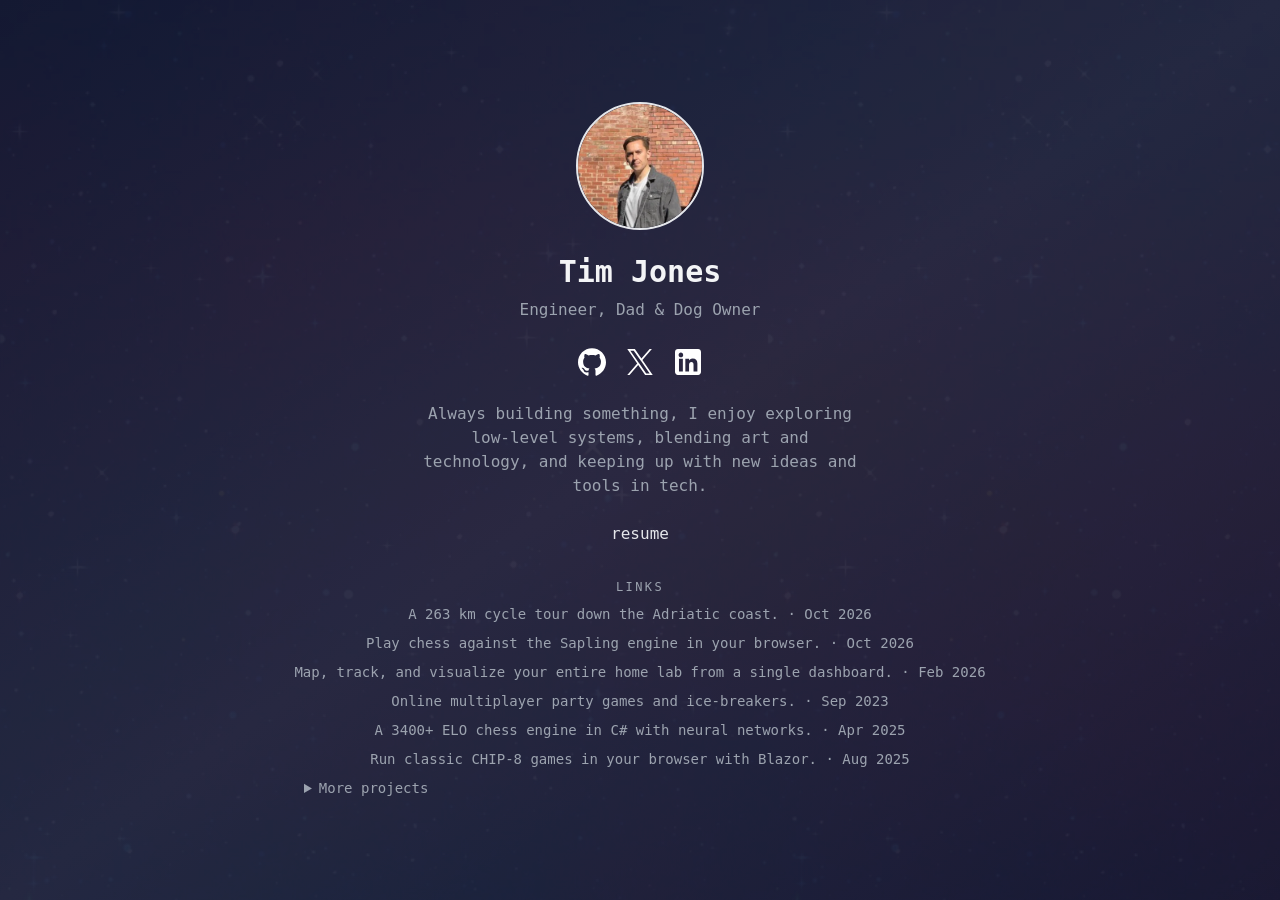
<file: index.html>
<!DOCTYPE html>
<html lang="en">

<head>
    <meta charset="UTF-8">
    <meta name="viewport" content="width=device-width, initial-scale=1.0">
    <title>Tim Jones – Engineer, Dad & Dog Owner</title>
    <meta name="description"
        content="Senior Software Engineer & Tech Lead in Manchester, UK. 14+ years building .NET distributed systems, cloud platforms, generative art, and open-source tools (1.6k+ GitHub stars).">
    <meta name="author" content="Tim Jones">
    <meta name="robots" content="index, follow">
    <meta name="theme-color" content="#111827">
    <link rel="icon" type="image/x-icon" href="/favicon.ico" />
    <link rel="preload" as="image" href="/profile.webp" type="image/webp" fetchpriority="high">
    <link rel="stylesheet" href="/tailwind.css">
    <script src="/p5.min.js" defer></script>

    <!-- Open Graph / Facebook -->
    <meta property="og:type" content="website">
    <meta property="og:title" content="Tim Jones – Engineer, Dad & Dog Owner">
    <meta property="og:description"
        content="Always building something. Exploring low-level systems, blending art and technology, keeping up with new ideas and tools in tech.">
    <meta property="og:url" content="https://timmoth.com/">
    <meta property="og:image" content="https://timmoth.com/profile.jpeg">
    <meta property="og:site_name" content="Tim Jones">
    <meta property="og:locale" content="en_GB">

    <!-- Twitter -->
    <meta name="twitter:card" content="summary_large_image">
    <meta name="twitter:title" content="Tim Jones – Engineer, Dad & Dog Owner">
    <meta name="twitter:description"
        content="Always building something. Exploring low-level systems, blending art and technology, keeping up with new ideas and tools in tech.">
    <meta name="twitter:image" content="https://timmoth.com/profile.jpeg">
    <meta name="twitter:site" content="@Timmoth_j">
    <meta name="twitter:creator" content="@Timmoth_j">

    <!-- Optional -->
    <link rel="canonical" href="https://timmoth.com/">

    <script type="application/ld+json">
    {
      "@context": "https://schema.org",
      "@type": "Person",
      "name": "Tim Jones",
      "alternateName": "Timmoth",
      "url": "https://timmoth.com/",
      "image": "https://timmoth.com/profile.jpeg",
      "jobTitle": "Senior Software Engineer & Tech Lead",
      "description": "Senior software engineer with 14+ years across startups, research, and enterprise. Builds .NET distributed systems, cloud platforms, generative art, and open-source developer tools.",
      "address": {
        "@type": "PostalAddress",
        "addressLocality": "Manchester",
        "addressCountry": "GB"
      },
      "worksFor": {
        "@type": "Organization",
        "name": "Aqovia"
      },
      "knowsAbout": [
        ".NET",
        "C#",
        "Rust",
        "TypeScript",
        "Python",
        "C++",
        "Azure",
        "AWS",
        "Distributed Systems",
        "Cloud Infrastructure",
        "Performance Optimization",
        "Open Source Software",
        "Generative Art",
        "Chess Engines",
        "Machine Learning"
      ],
      "sameAs": [
        "https://github.com/Timmoth",
        "https://twitter.com/Timmoth_j",
        "https://www.linkedin.com/in/timmoth/",
        "https://projects.timmoth.com",
        "https://art.timmoth.com",
        "https://ai.timmoth.com",
        "https://hello.timmoth.com"
      ]
    }
    </script>

    <style>
        body {
            font-family: "Consolas", "Menlo", "Monaco", monospace;
        }

        .icon svg {
            transition: transform 0.2s;
        }

        .icon:hover svg {
            transform: scale(1.1);
        }

        .writing {
            margin-top: 2rem;
            display: flex;
            flex-direction: column;
            align-items: center;
            gap: 0.5rem;
        }

        .writing h2 {
            font-size: 0.75rem;
            text-transform: uppercase;
            letter-spacing: 0.2em;
            color: #9ca3af;
        }

        .writing a {
            font-size: 0.875rem;
            color: #9ca3af;
        }

        .writing a:hover {
            color: #e5e7eb;
            text-decoration: underline;
        }

        .writing details {
            display: flex;
            flex-direction: column;
            align-items: stretch;
            gap: 0.5rem;
            width: min(100%, 42rem);
        }

        .writing summary {
            align-self: center;
            color: #9ca3af;
            font-size: 0.875rem;
            cursor: pointer;
        }

        .writing details a {
            width: 100%;
            text-align: left;
        }

        .writing .date {
            color: #9ca3af;
        }

    </style>

</head>

<body
    class="min-h-screen p-6 flex flex-col items-center justify-center text-gray-100 bg-gradient-to-br from-gray-900 via-gray-800 to-gray-900">

    <!--
   ________________________________________
  /                                        \
 |   It's open source - just check out     |
 |   the repo ;)                           |
 |                                          |
 |   https://github.com/Timmoth/timmoth.com |
  \________________________________________/
          \   ^__^
           \  (oo)\_______
              (__)\       )\/\
                  ||----w |
                  ||     ||
-->

<div class="inset-0 pointer-events-none" aria-hidden="true"
     style="
       position: fixed;
       background-image: url('/sparkles.gif');
       background-size: 768px auto; /* keeps original width, auto height */
       background-repeat: repeat;
       mix-blend-mode: screen;
       opacity: 0.05;
       z-index: 50;
     ">
</div>

<main class="flex flex-col items-center">

    <!-- Profile Picture -->
<div class="w-32 h-32 rounded-full border-2 border-white-700 mb-6 overflow-hidden relative">
  <picture>
    <source srcset="/profile.webp" type="image/webp">
    <img src="/profile.jpeg" alt="Tim Jones profile photo"
         width="460" height="460"
         fetchpriority="high"
         class="w-full h-full object-cover transform scale-150">
  </picture>
</div>


    <!-- Name & Description -->
    <h1 class="text-3xl font-bold mb-2">Tim Jones</h1>
    <p class="text-gray-400 mb-6 text-center">Engineer, Dad & Dog Owner</p>

    <!-- Links -->
    <nav class="flex flex-wrap justify-center gap-4 mb-6" aria-label="Social profiles">
        <a href="https://github.com/Timmoth" target="_blank" rel="me noopener" aria-label="Github" class="icon">
            <svg xmlns="http://www.w3.org/2000/svg" style="fill: rgb(255, 255, 255);" width="32" height="32"
                viewBox="0 0 32 32">
                <path
                    d="M16,2.345c7.735,0,14,6.265,14,14-.002,6.015-3.839,11.359-9.537,13.282-.7,.14-.963-.298-.963-.665,0-.473,.018-1.978,.018-3.85,0-1.312-.437-2.152-.945-2.59,3.115-.35,6.388-1.54,6.388-6.912,0-1.54-.543-2.783-1.435-3.762,.14-.35,.63-1.785-.14-3.71,0,0-1.173-.385-3.85,1.435-1.12-.315-2.31-.472-3.5-.472s-2.38,.157-3.5,.472c-2.677-1.802-3.85-1.435-3.85-1.435-.77,1.925-.28,3.36-.14,3.71-.892,.98-1.435,2.24-1.435,3.762,0,5.355,3.255,6.563,6.37,6.913-.403,.35-.77,.963-.893,1.872-.805,.368-2.818,.963-4.077-1.155-.263-.42-1.05-1.452-2.152-1.435-1.173,.018-.472,.665,.017,.927,.595,.332,1.277,1.575,1.435,1.978,.28,.787,1.19,2.293,4.707,1.645,0,1.173,.018,2.275,.018,2.607,0,.368-.263,.787-.963,.665-5.719-1.904-9.576-7.255-9.573-13.283,0-7.735,6.265-14,14-14Z">
                </path>
            </svg>
        </a>
        <a href="https://twitter.com/Timmoth_j" target="_blank" rel="me noopener" aria-label="Twitter" class="icon">
            <svg xmlns="http://www.w3.org/2000/svg" style="fill: rgb(255, 255, 255);" width="32" height="32"
                viewBox="0 0 32 32">
                <path
                    d="M18.42,14.009L27.891,3h-2.244l-8.224,9.559L10.855,3H3.28l9.932,14.455L3.28,29h2.244l8.684-10.095,6.936,10.095h7.576l-10.301-14.991h0Zm-3.074,3.573l-1.006-1.439L6.333,4.69h3.447l6.462,9.243,1.006,1.439,8.4,12.015h-3.447l-6.854-9.804h0Z">
                </path>
            </svg>
        </a>
        <a href="https://www.linkedin.com/in/timmoth/" target="_blank" rel="me noopener" aria-label="LinkedIn" class="icon">
            <svg xmlns="http://www.w3.org/2000/svg" style="fill: rgb(255, 255, 255);" width="32" height="32"
                viewBox="0 0 32 32">
                <path
                    d="M26.111,3H5.889c-1.595,0-2.889,1.293-2.889,2.889V26.111c0,1.595,1.293,2.889,2.889,2.889H26.111c1.595,0,2.889-1.293,2.889-2.889V5.889c0-1.595-1.293-2.889-2.889-2.889ZM10.861,25.389h-3.877V12.87h3.877v12.519Zm-1.957-14.158c-1.267,0-2.293-1.034-2.293-2.31s1.026-2.31,2.293-2.31,2.292,1.034,2.292,2.31-1.026,2.31-2.292,2.31Zm16.485,14.158h-3.858v-6.571c0-1.802-.685-2.809-2.111-2.809-1.551,0-2.362,1.048-2.362,2.809v6.571h-3.718V12.87h3.718v1.686s1.118-2.069,3.775-2.069,4.556,1.621,4.556,4.975v7.926Z"
                    fill-rule="evenodd"></path>
            </svg>
        </a>
    </nav>

    <!-- Short Bio -->
    <p class="text-center max-w-md text-gray-400 mb-6">
        Always building something, I enjoy exploring low-level systems, blending art and technology, and keeping up with
        new ideas and tools in tech.
    </p>


    <nav class="flex flex-wrap justify-center gap-4 text-gray-200" aria-label="Sites">
        <a href="https://hello.timmoth.com" target="_blank" rel="me noopener" class="hover:underline">resume</a>
    </nav>

    <!-- Links -->
    <section class="writing" aria-label="Links">
        <h2>Links</h2>
        <a href="/cycle-tour-oct-26/">A 263 km cycle tour down the Adriatic coast. <span class="date">· Oct 2026</span></a>
        <a href="/sapling/play/">Play chess against the Sapling engine in your browser. <span class="date">· Oct 2026</span></a>
        <a href="https://github.com/Timmoth/RackPeek" target="_blank" rel="noopener">Map, track, and visualize your entire home lab from a single dashboard. <span class="date">· Feb 2026</span></a>
        <a href="https://cloudrecroom.com" target="_blank" rel="noopener">Online multiplayer party games and ice-breakers. <span class="date">· Sep 2023</span></a>
        <a href="https://github.com/Timmoth/Sapling" target="_blank" rel="noopener">A 3400+ ELO chess engine in C# with neural networks. <span class="date">· Apr 2025</span></a>
        <a href="https://emuchip.com" target="_blank" rel="noopener">Run classic CHIP-8 games in your browser with Blazor. <span class="date">· Aug 2025</span></a>
        <details>
            <summary>More projects</summary>
            <a href="https://art.timmoth.com/" target="_blank" rel="noopener">Blending art and coding. <span class="date">· Oct 2026</span></a>
            <a href="https://ai.timmoth.com" target="_blank" rel="noopener">Try browser-based AI experiments and machine learning demos. <span class="date">· Oct 2026</span></a>
            <a href="https://ai-learn.timmoth.com/" target="_blank" rel="noopener">AI-written courses with audio narration — a static learn-anything site. <span class="date">· May 2026</span></a>
            <a href="https://right-to-complain.co.uk/" target="_blank" rel="noopener">Score your right to moan about the UK weather, by postcode. <span class="date">· May 2026</span></a>
            <a href="https://uk.solarwhen.com/" target="_blank" rel="noopener">Hourly solar forecasts for any UK postcode, free and keyless. <span class="date">· May 2026</span></a>
            <a href="https://chromewebstore.google.com/detail/page-squeeze/abjniaameijmdigllhhpbfbppfnklhjj" target="_blank" rel="noopener">One-click Markdown export for any webpage. <span class="date">· Apr 2026</span></a>
            <a href="https://termfull.com" target="_blank" rel="noopener">A creative thesaurus for naming projects — fully precomputed, no backend. <span class="date">· Apr 2026</span></a>
            <a href="https://github.com/Timmoth/Fortitude" target="_blank" rel="noopener">Fluently mock any HTTP endpoint for bulletproof .NET tests. <span class="date">· Dec 2025</span></a>
            <a href="https://pitchlearn.com" target="_blank" rel="noopener">Learn piano with real-time MIDI feedback and interactive lessons. <span class="date">· Oct 2025</span></a>
            <a href="https://wikiweave.com/" target="_blank" rel="noopener">AI-powered wiki that weaves knowledge into a connected entity graph. <span class="date">· Aug 2025</span></a>
            <a href="https://64board.com/" target="_blank" rel="noopener">An 8×8 message board owned entirely by its users, powered by blockchain. <span class="date">· Jul 2025</span></a>
            <a href="https://github.com/Timmoth/DsaDotnet" target="_blank" rel="noopener">Battle-tested algorithms and data structures for .NET. <span class="date">· Jun 2024</span></a>
            <a href="https://art.timmoth.com" target="_blank" rel="noopener">Interactive generative art powered by code and shaders. <span class="date">· Sep 2025</span></a>
            <a href="https://calendarpod.com" target="_blank" rel="noopener">Smart scheduling that eliminates the back-and-forth. <span class="date">· Feb 2025</span></a>
            <a href="https://rompisland.com" target="_blank" rel="noopener">A living art installation meets massive multiplayer world. <span class="date">· Oct 2023</span></a>
            <a href="https://tinytoolcrate.com" target="_blank" rel="noopener">A Swiss Army knife of micro-tools for developers. <span class="date">· Jan 2025</span></a>
            <a href="https://techfolk.dev" target="_blank" rel="noopener">The social graph of influential voices in tech. <span class="date">· Sep 2023</span></a>
            <a href="https://github.com/Timmoth/RustyRatracerr" target="_blank" rel="noopener">Blazing-fast distributed ray tracer built in Rust. <span class="date">· Jul 2023</span></a>
            <a href="https://github.com/Timmoth/AsyncMonolith" target="_blank" rel="noopener">Ship async workflows without adding a message broker. <span class="date">· Jul 2025</span></a>
            <a href="https://github.com/Timmoth/aid-cli" target="_blank" rel="noopener">A Rust-built Swiss Army knife for developers. <span class="date">· Nov 2024</span></a>
            <a href="https://github.com/Timmoth/vcortex" target="_blank" rel="noopener">GPU-accelerated neural network training for .NET. <span class="date">· Nov 2024</span></a>
            <a href="https://grandchesstree.com" target="_blank" rel="noopener">Mapping every possible chess position across distributed compute nodes. <span class="date">· Mar 2025</span></a>
            <a href="https://dexter.timmoth.com" target="_blank" rel="noopener">AI-powered homepage celebrating the world's best boy. <span class="date">· Apr 2026</span></a>
            <a href="https://github.com/Timmoth/DocMigrator" target="_blank" rel="noopener">Migrate NoSQL schemas seamlessly with zero downtime. <span class="date">· Feb 2026</span></a>
            <a href="https://github.com/Timmoth/Text2Math" target="_blank" rel="noopener">Lightning-fast math expression parsing and evaluation. <span class="date">· Jul 2024</span></a>
        </details>
    </section>

</main>

<script src="/main.js" defer></script>

</body>

</html>
</file>
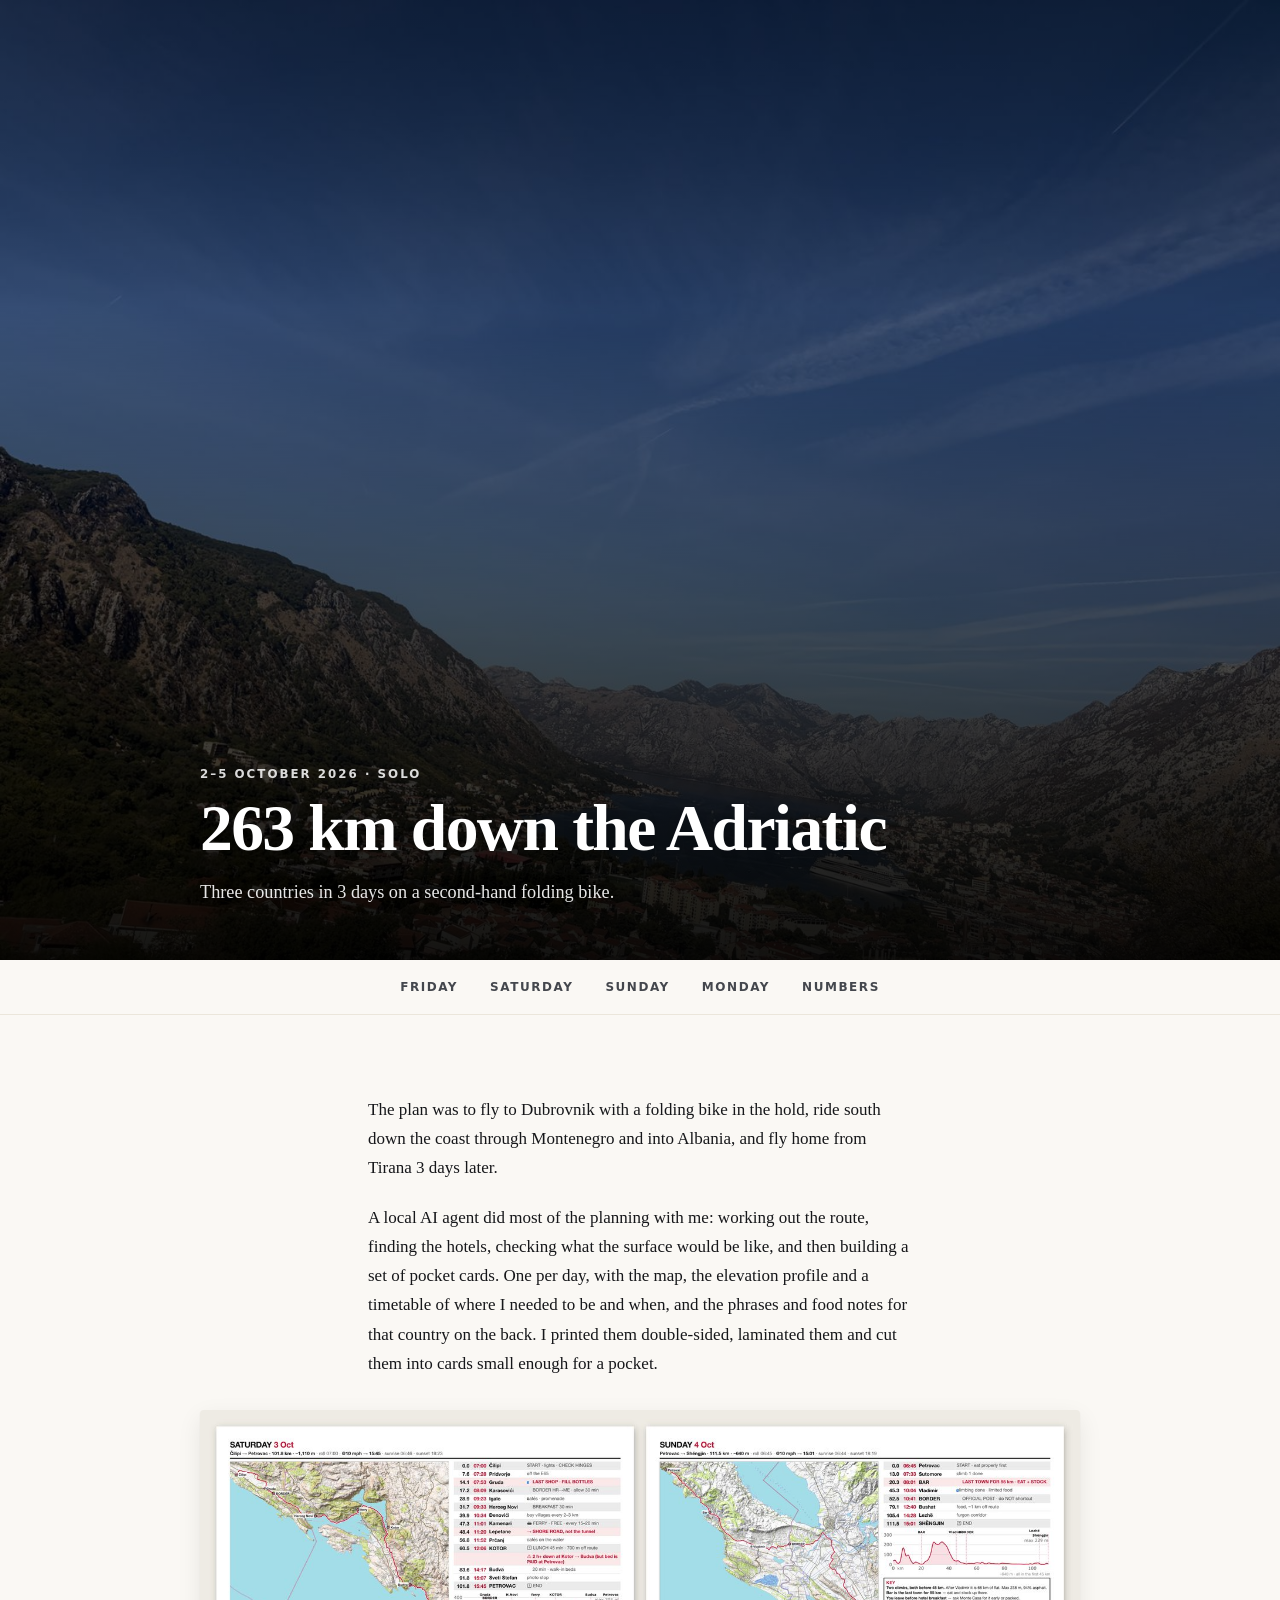
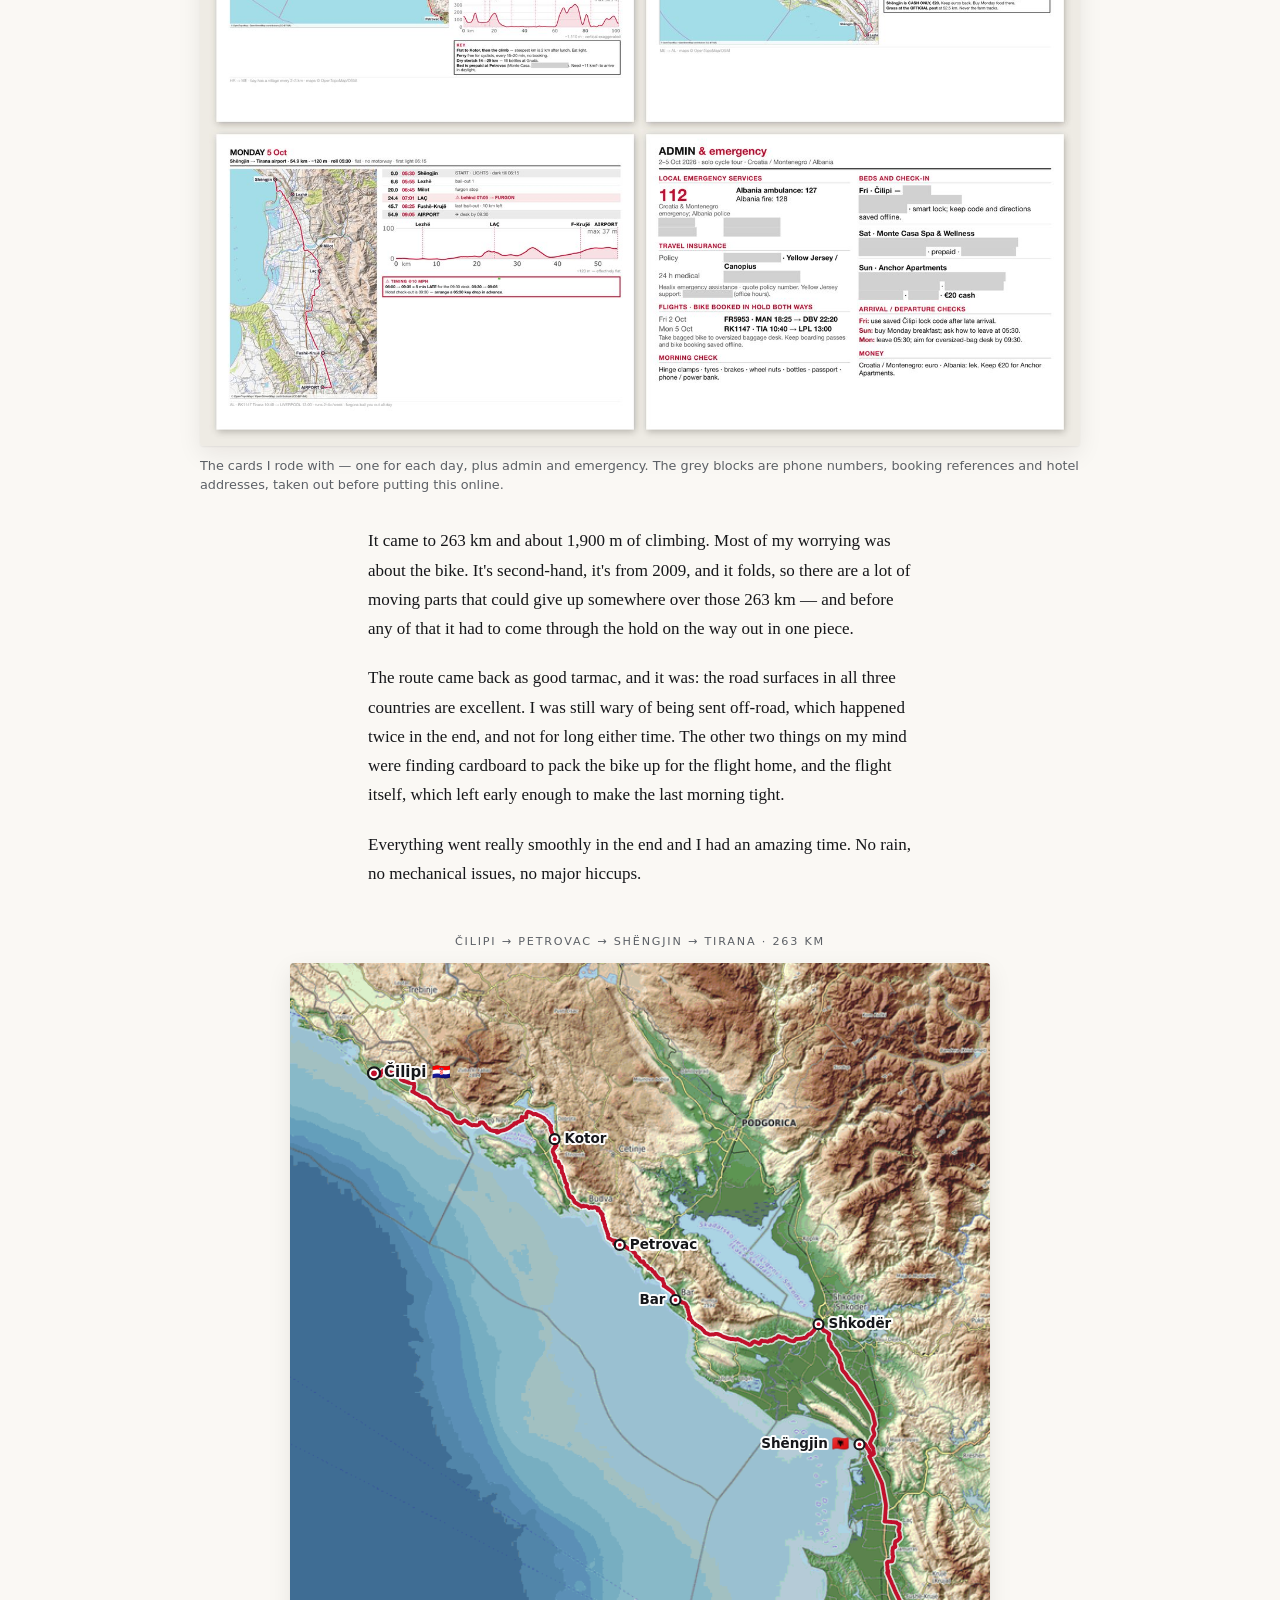
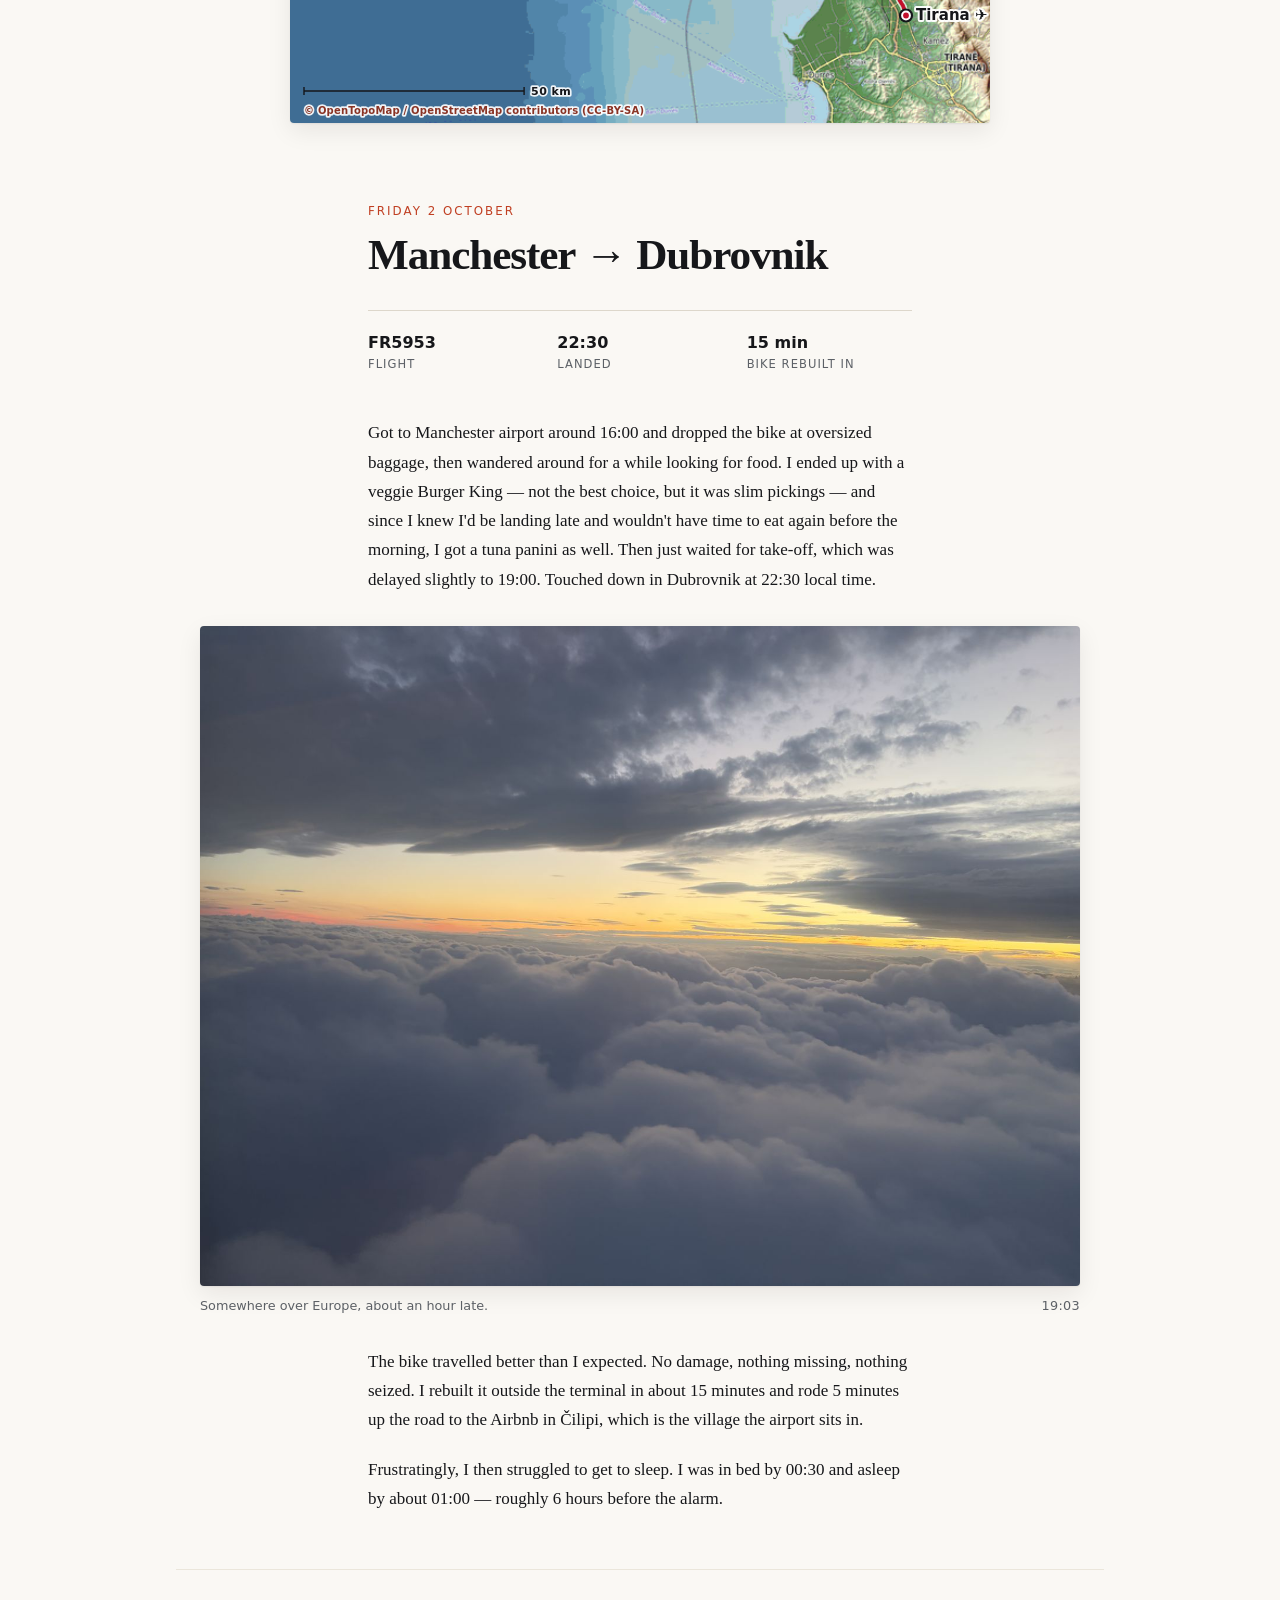
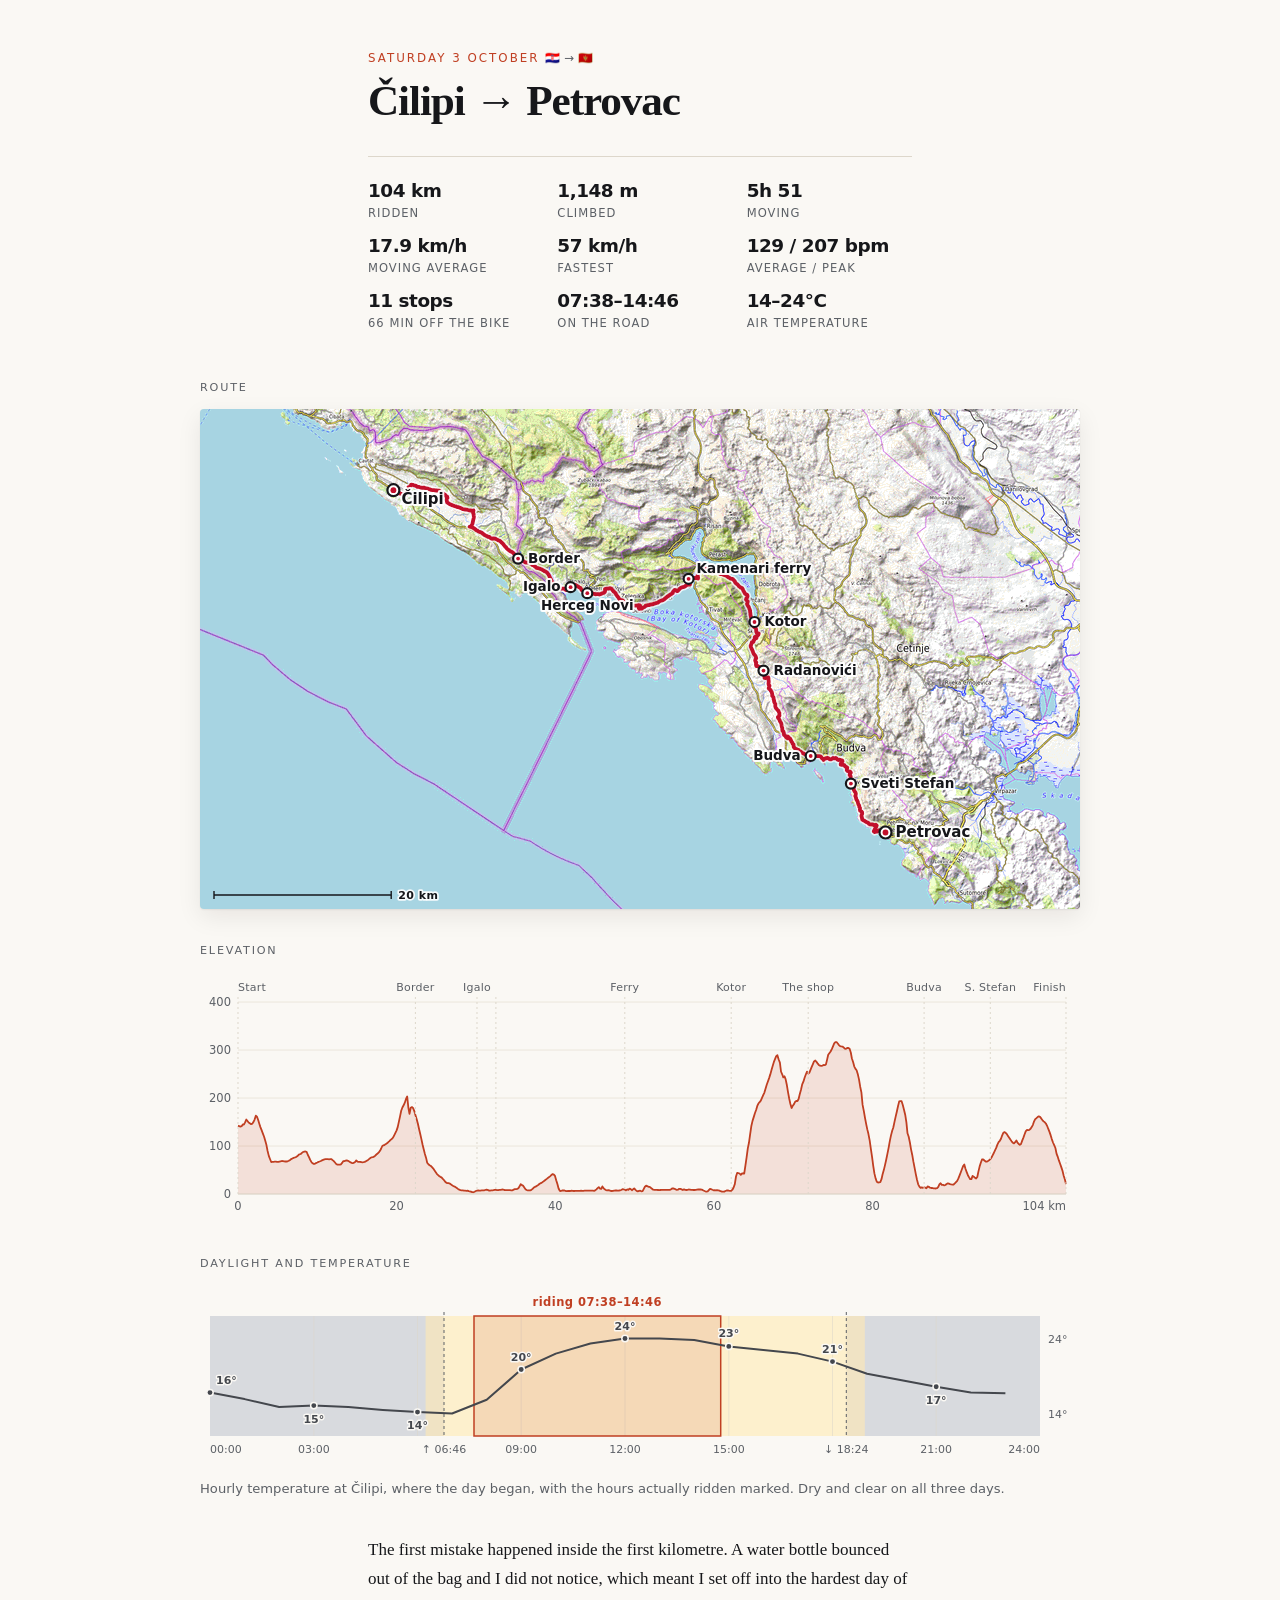
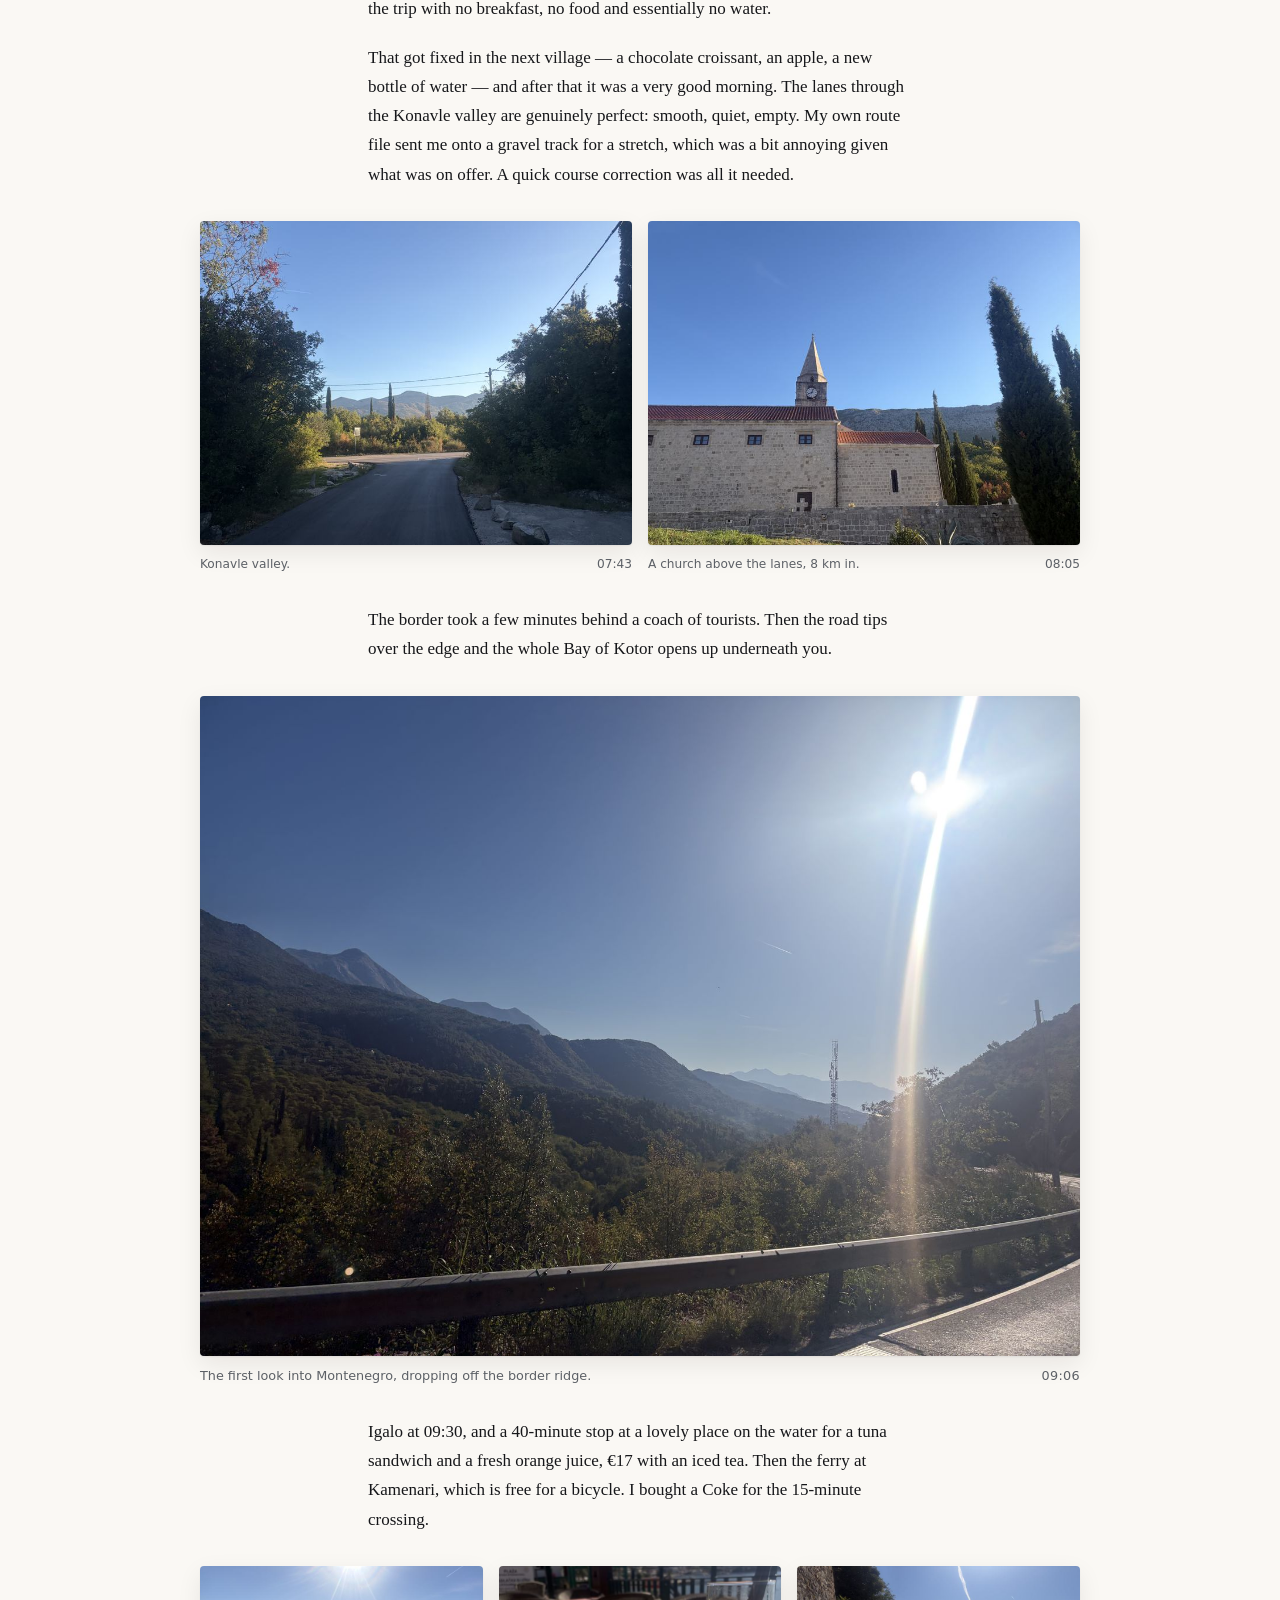
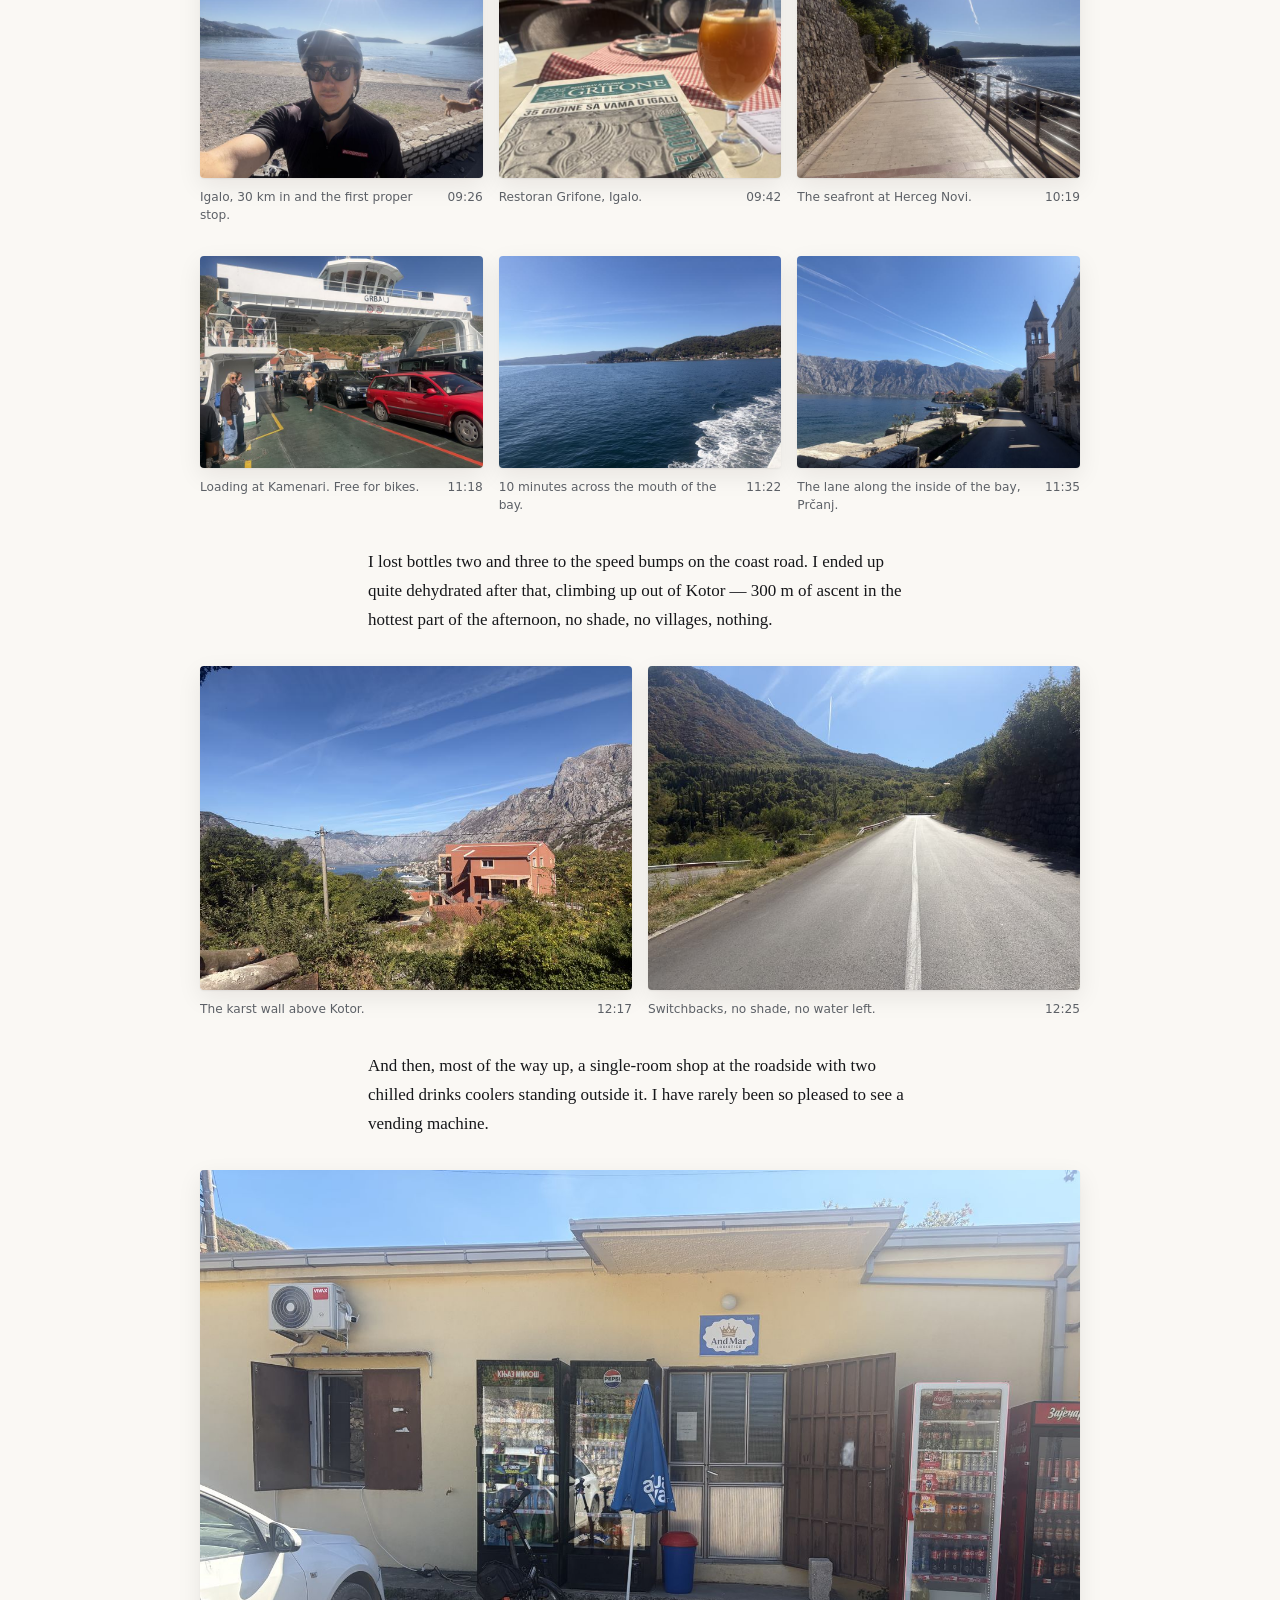
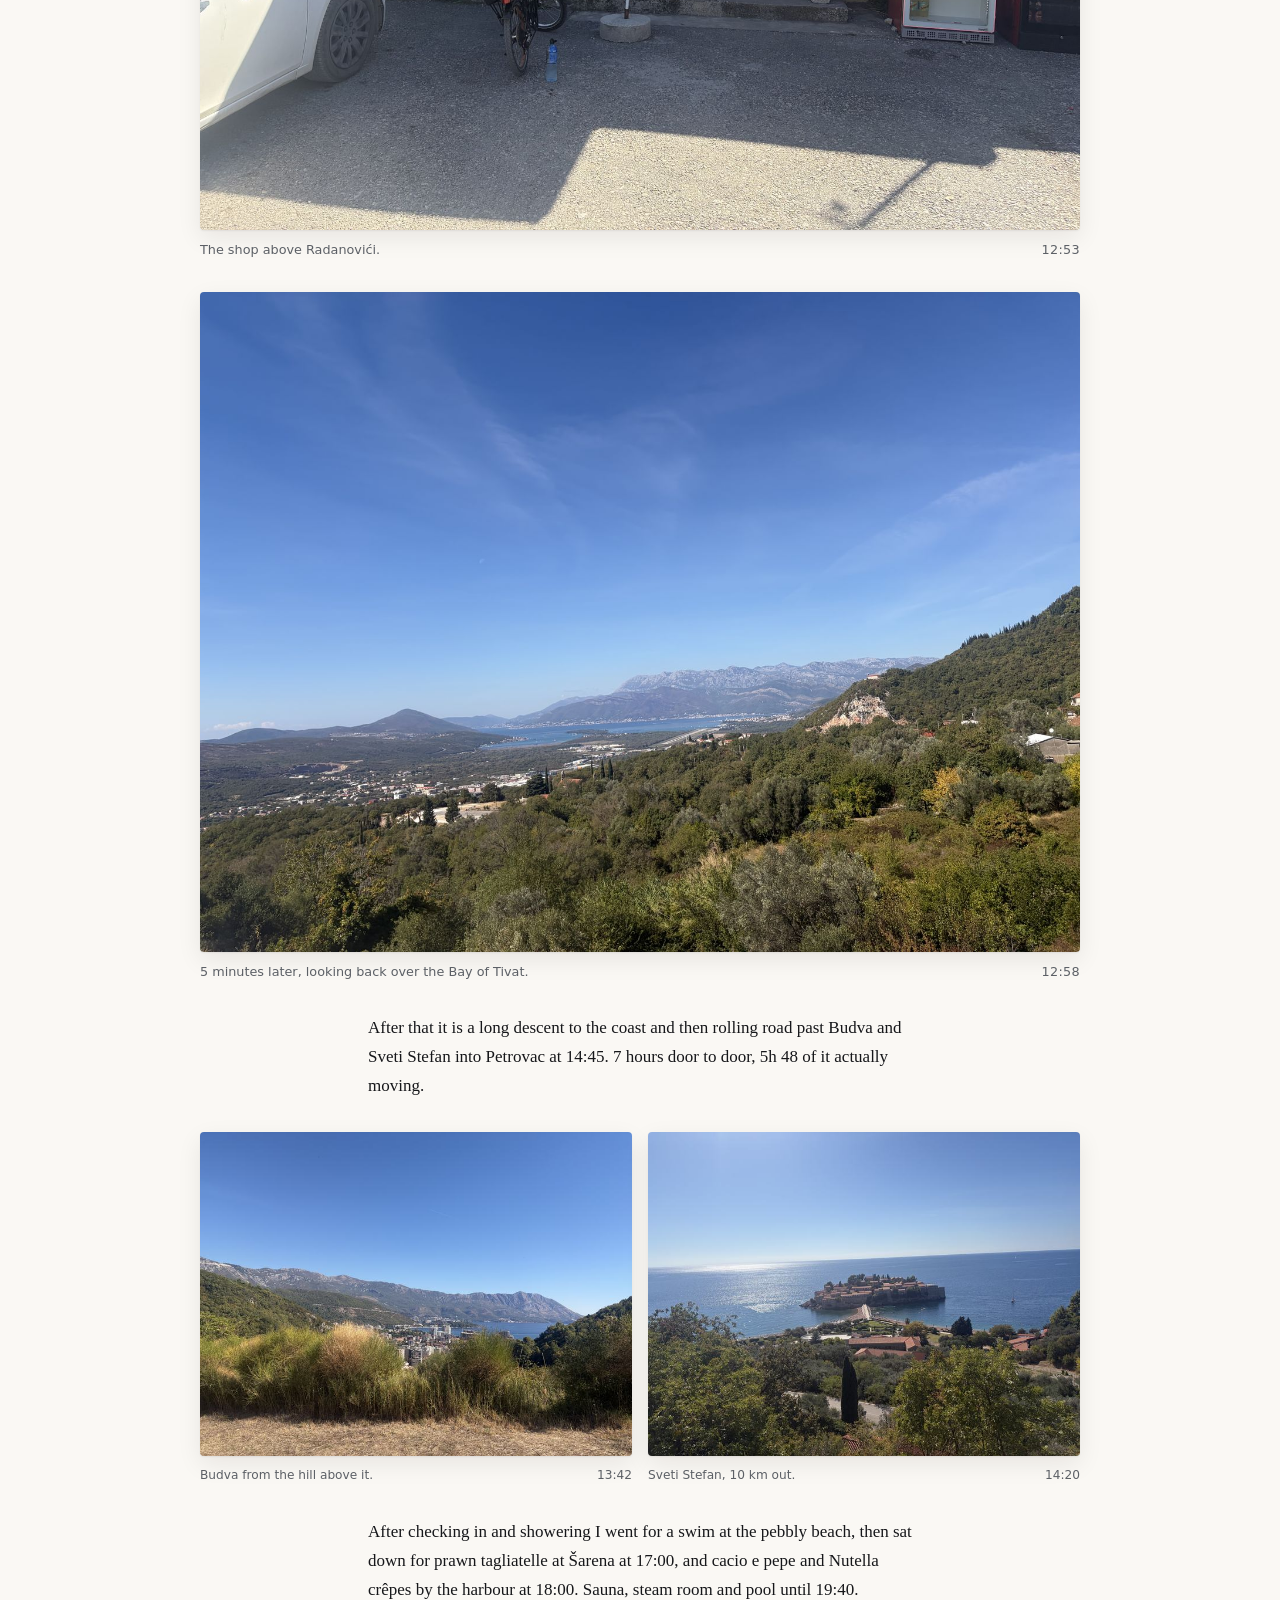
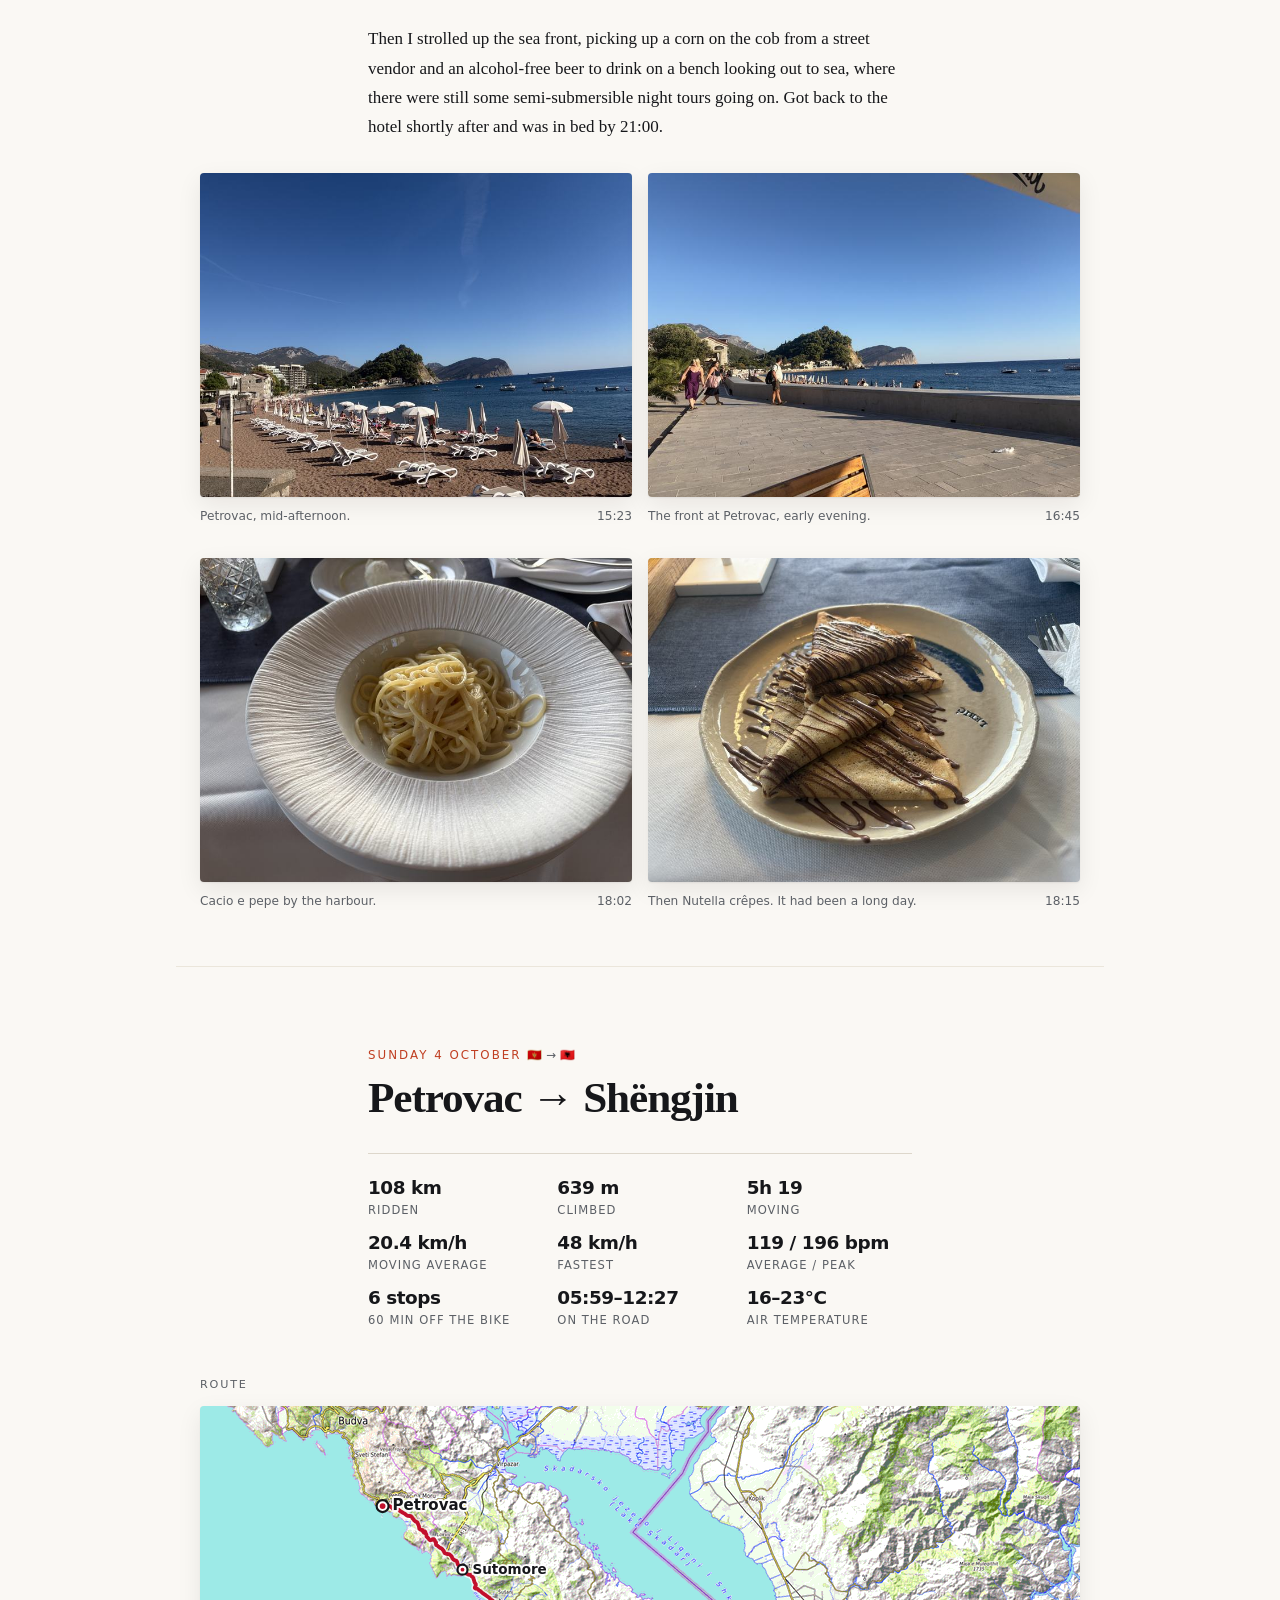
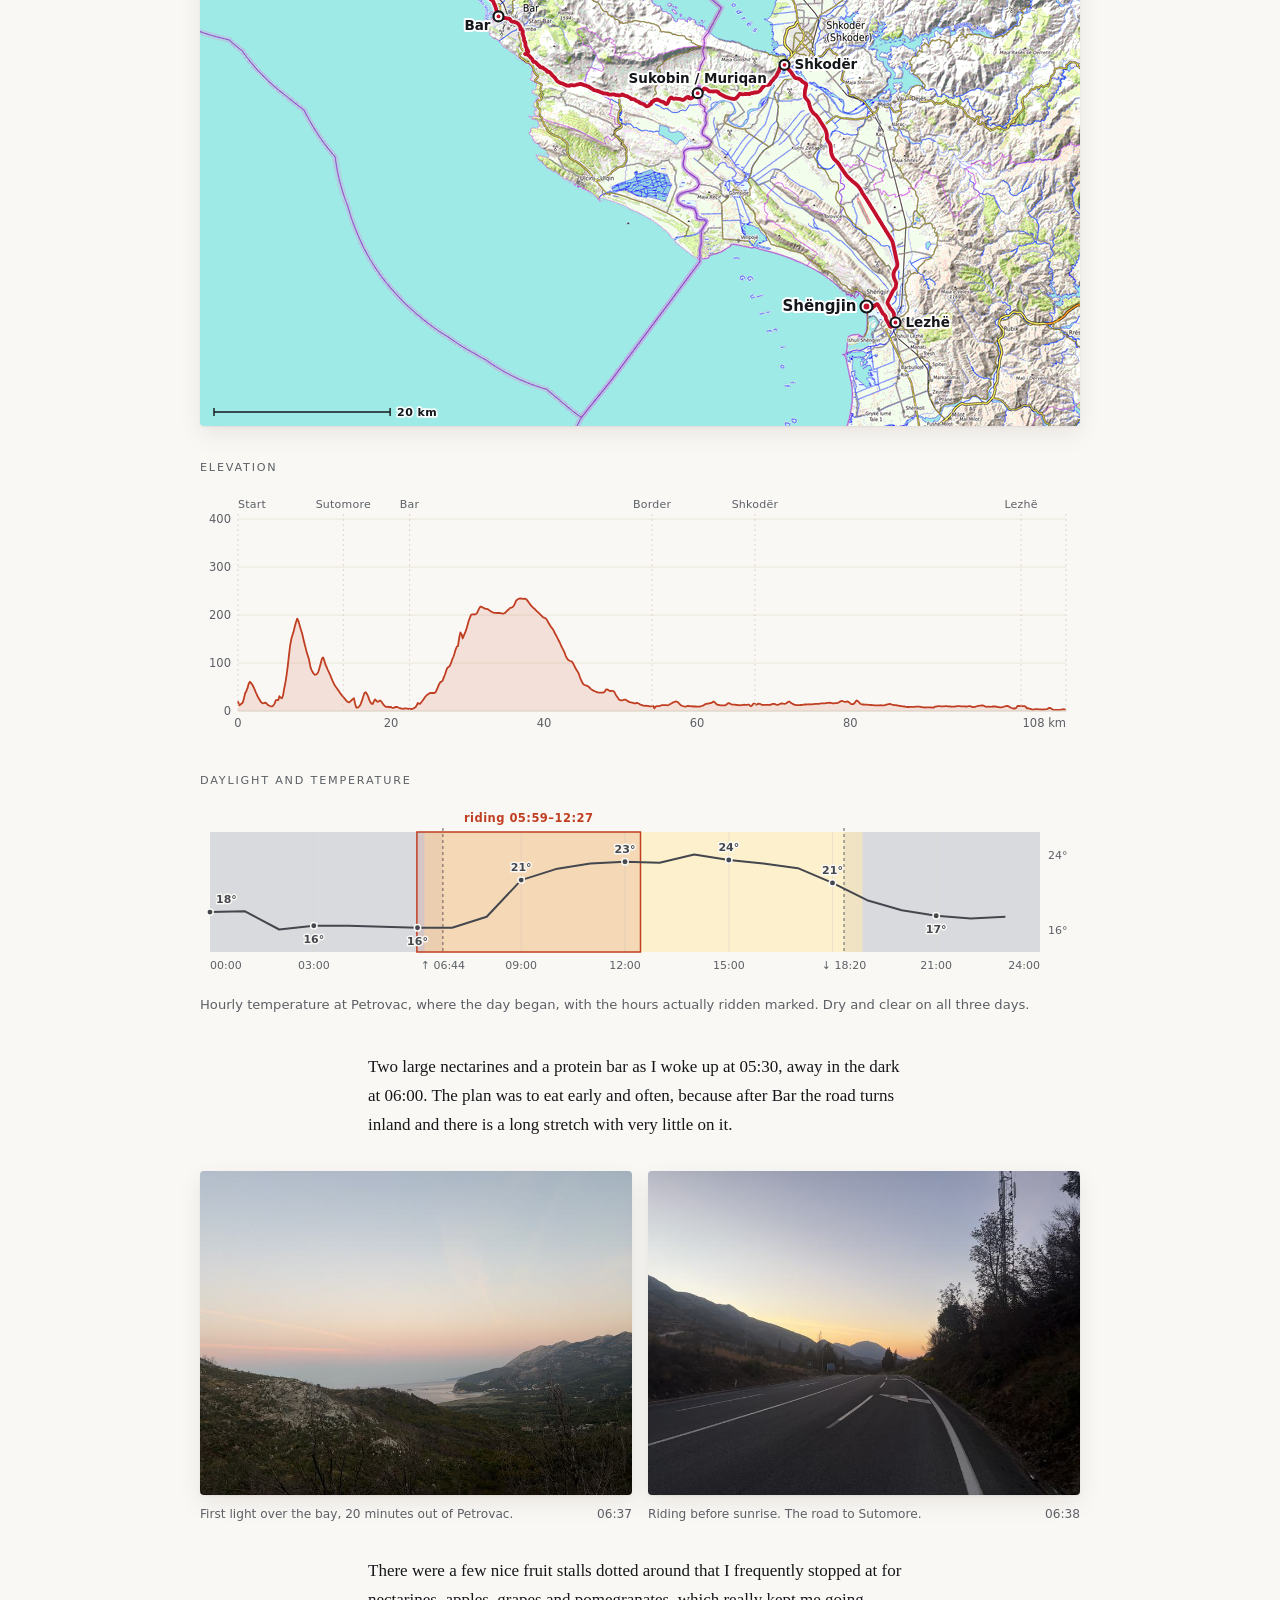
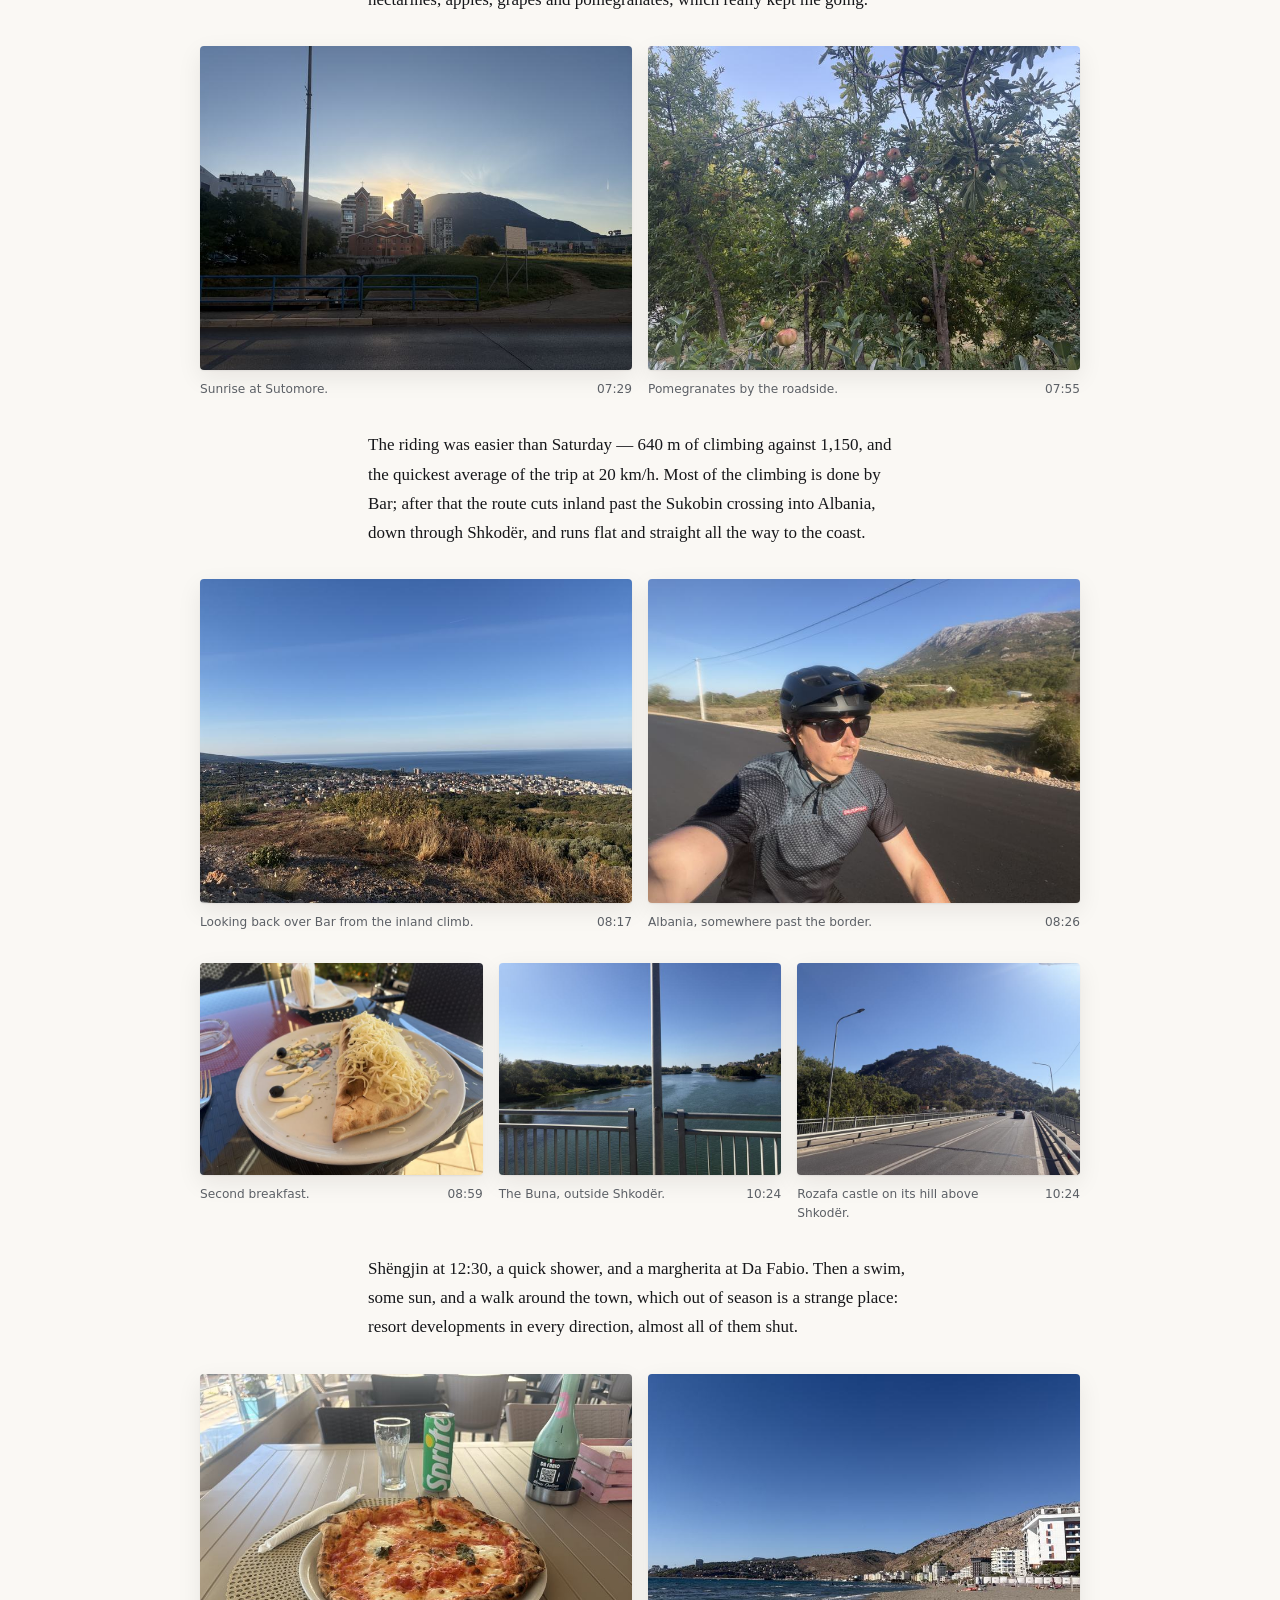
<file: cycle-tour-oct-26/index.html>
<!doctype html>
<html lang="en">

<head>
    <meta charset="UTF-8">
    <meta name="viewport" content="width=device-width, initial-scale=1.0">
    <title>263 km down the Adriatic – a folding-bike tour</title>
    <meta name="description" content="Three countries in 3 days on a second-hand folding bike: Čilipi to Tirana down the Adriatic coast, 2–5 October 2026. 263 km, the route, the numbers and the photos.">
    <meta name="author" content="Tim Jones">
    <meta name="robots" content="index, follow">
    <meta name="theme-color" content="#faf8f4" media="(prefers-color-scheme: light)">
    <meta name="theme-color" content="#121316" media="(prefers-color-scheme: dark)">
    <link rel="icon" type="image/svg+xml" href="favicon.svg">
    <link rel="preload" as="image" href="img/hero@small.jpg" fetchpriority="high">
    <link rel="stylesheet" href="styles.css">

    <!-- Open Graph / Facebook -->
    <meta property="og:type" content="article">
    <meta property="og:title" content="263 km down the Adriatic">
    <meta property="og:description" content="Three countries in 3 days on a second-hand folding bike: Čilipi to Tirana down the Adriatic coast, 2–5 October 2026. 263 km, the route, the numbers and the photos.">
    <meta property="og:url" content="https://timmoth.com/cycle-tour-oct-26/">
    <meta property="og:image" content="https://timmoth.com/cycle-tour-oct-26/img/og.jpg">
    <meta property="og:image:width" content="1200">
    <meta property="og:image:height" content="630">
    <meta property="og:image:alt" content="The Bay of Kotor from the climb above the town">
    <meta property="og:site_name" content="Tim Jones">
    <meta property="og:locale" content="en_GB">
    <meta property="article:author" content="Tim Jones">
    <meta property="article:published_time" content="2026-10-06">

    <!-- Twitter -->
    <meta name="twitter:card" content="summary_large_image">
    <meta name="twitter:title" content="263 km down the Adriatic">
    <meta name="twitter:description" content="Three countries in 3 days on a second-hand folding bike: Čilipi to Tirana down the Adriatic coast, 2–5 October 2026. 263 km, the route, the numbers and the photos.">
    <meta name="twitter:image" content="https://timmoth.com/cycle-tour-oct-26/img/og.jpg">
    <meta name="twitter:site" content="@Timmoth_j">
    <meta name="twitter:creator" content="@Timmoth_j">

    <!-- Optional -->
    <link rel="canonical" href="https://timmoth.com/cycle-tour-oct-26/">

    <script type="application/ld+json">
    {
      "@context": "https://schema.org",
      "@type": "BlogPosting",
      "headline": "263 km down the Adriatic",
      "description": "Three countries in 3 days on a second-hand folding bike: Čilipi to Tirana down the Adriatic coast, 2–5 October 2026. 263 km, the route, the numbers and the photos.",
      "image": "https://timmoth.com/cycle-tour-oct-26/img/og.jpg",
      "url": "https://timmoth.com/cycle-tour-oct-26/",
      "mainEntityOfPage": { "@type": "WebPage", "@id": "https://timmoth.com/cycle-tour-oct-26/" },
      "datePublished": "2026-10-06",
      "inLanguage": "en-GB",
      "author": {
        "@type": "Person",
        "name": "Tim Jones",
        "url": "https://timmoth.com/",
        "sameAs": ["https://github.com/Timmoth", "https://twitter.com/Timmoth_j",
                   "https://www.linkedin.com/in/timmoth/"]
      },
      "publisher": { "@type": "Person", "name": "Tim Jones", "url": "https://timmoth.com/" },
      "about": ["Cycle touring", "Folding bicycles", "Croatia", "Montenegro", "Albania"],
      "keywords": "cycle touring, folding bike, Dahon, Adriatic, Croatia, Montenegro, Albania, bikepacking"
    }
    </script>

    <!-- Hand-maintained overrides: kept out of the generated styles.css bundle so a future Tailwind
         rebuild doesn't silently drop them. Addresses a11y findings from the site-health tool. -->
    <style>
      /* --ink-3 on --paper fails WCAG AA (~4.1:1) for chart axis labels and small captions in light mode. */
      :root { --ink-3: #5c6066; }
      /* Hero text sits on a photo; the Tailwind gradient left too much of the image showing through
         behind the eyebrow line and subhead, which axe flagged as failing contrast. */
      header > div:nth-child(2) {
        background-image: linear-gradient(to bottom, rgba(0, 0, 0, .55) 0%, rgba(0, 0, 0, .4) 32%, rgba(0, 0, 0, .92) 100%);
      }
      /* Day-nav links: bump under-12px text and under-24px tap targets. */
      nav.no-scrollbar a {
        display: inline-block;
        padding: 7px 4px;
        font-size: .75rem;
      }
      /* Scrollable charts need to be reachable (and operable) via keyboard, not just touch/mouse drag. */
      .chart-scroll:focus-visible {
        outline: 2px solid var(--route);
        outline-offset: 2px;
      }
    </style>
</head>

<body class="m-0 font-serif text-[1.0625rem] leading-[1.72] antialiased">

<header class="relative grid min-h-[min(78svh,760px)]">
  <img src="img/hero.jpg" srcset="img/hero@small.jpg 760w, img/hero.jpg 1500w" sizes="100vw"
       width="1500" height="1125"
       class="col-start-1 row-start-1 h-full min-h-[min(78svh,760px)] w-full object-cover object-[50%_58%]"
       alt="The Bay of Kotor from the climb above the town">
  <div class="col-start-1 row-start-1 bg-linear-to-b from-black/45 via-black/10 via-32% to-black/85"></div>
  <div class="col-start-1 row-start-1 mx-auto w-full max-w-[58rem] self-end px-6 pb-13 text-white">
    <p class="mb-3.5 font-sans text-[0.74rem] font-semibold leading-none tracking-[0.17em] uppercase text-white/85">2–5 October 2026 · solo</p>
    <h1 class="m-0 text-[clamp(2.3rem,7.4vw,4.1rem)] font-semibold leading-[1.04] tracking-tight text-balance [text-shadow:0_2px_30px_rgb(0_0_0/0.35)]">263 km down the Adriatic</h1>
    <p class="mt-3.5 max-w-lg text-[1.14rem] text-white/90 [text-shadow:0_1px_18px_rgb(0_0_0/0.4)]">Three countries in 3 days on a second-hand folding bike.</p>
  </div>
</header>

<nav class="no-scrollbar sticky top-0 z-20 flex items-baseline justify-center overflow-x-auto border-b border-rule-2 bg-paper/90 px-4 py-3.5 font-sans text-[0.66rem] font-semibold leading-none tracking-[0.08em] whitespace-nowrap uppercase backdrop-blur-md sm:px-6 sm:text-[0.74rem] sm:tracking-[0.13em]">
  <span class="flex shrink-0 gap-3.5 sm:gap-6"><a class="text-ink-2 hover:text-route" href="#friday">Friday</a><a class="text-ink-2 hover:text-route" href="#saturday">Saturday</a><a class="text-ink-2 hover:text-route" href="#sunday">Sunday</a><a class="text-ink-2 hover:text-route" href="#monday">Monday</a><a class="text-ink-2 hover:text-route" href="#numbers">Numbers</a></span>
</nav>

<main>
  <section class="mx-auto max-w-[58rem] px-6 pt-14 sm:pt-20">
    <div class="mx-auto max-w-measure">
      <p class="mb-5">The plan was to fly to Dubrovnik with a folding bike in the hold, ride south down the coast through Montenegro and into Albania, and fly home from Tirana 3 days later.</p>
<p class="mb-5">A local AI agent did most of the planning with me: working out the route, finding the hotels, checking what the surface would be like, and then building a set of pocket cards. One per day, with the map, the elevation profile and a timetable of where I needed to be and when, and the phrases and food notes for that country on the back. I printed them double-sided, laminated them and cut them into cards small enough for a pocket.</p>
<figure class="my-8 bleed"><img src="img/cards.jpg" srcset="img/cards@small.jpg 760w, img/cards.jpg 1500w" sizes="(max-width: 860px) 100vw, 860px" width="1500" height="1084" loading="lazy" decoding="async" class="w-full rounded-sm shadow-card" alt="The cards I rode with — one for each day, plus admin and emergency. The grey blocks are phone numbers, booking references and hotel addresses, taken out before putting this online."><figcaption class="mt-2.5 flex items-baseline justify-between gap-4 font-sans text-[0.8rem] leading-normal text-ink-3"><span>The cards I rode with — one for each day, plus admin and emergency. The grey blocks are phone numbers, booking references and hotel addresses, taken out before putting this online.</span></figcaption></figure>
<p class="mb-5">It came to 263 km and about 1,900 m of climbing. Most of my worrying was about the bike. It's second-hand, it's from 2009, and it folds, so there are a lot of moving parts that could give up somewhere over those 263 km — and before any of that it had to come through the hold on the way out in one piece.</p>
<p class="mb-5">The route came back as good tarmac, and it was: the road surfaces in all three countries are excellent. I was still wary of being sent off-road, which happened twice in the end, and not for long either time. The other two things on my mind were finding cardboard to pack the bike up for the flight home, and the flight itself, which left early enough to make the last morning tight.</p>
<p class="mb-5">Everything went really smoothly in the end and I had an amazing time. No rain, no mechanical issues, no major hiccups.</p>
      <figure class="mt-11 mb-0 bleed flex flex-col items-center"
              style="--map-w: 700px">
        <figcaption class="mb-3 font-sans text-[0.7rem] tracking-[0.16em] uppercase text-ink-3 text-center">Čilipi → Petrovac → Shëngjin → Tirana · 263 km</figcaption>
        <div class="w-full max-w-[var(--map-w)]"><div class="chart-scroll" tabindex="0"><div class="mapwrap mx-auto w-full overflow-hidden rounded-sm shadow-card bg-paper-2" style="--map-ar: 700/760"><img class="map-base" src="img/maps/overview.png" srcset="img/maps/overview@small.png 700w, img/maps/overview.png 1400w" sizes="(max-width: 640px) 100vw, 700px" width="1400" height="1520" alt="" loading="lazy" decoding="async"><svg viewBox="0 0 700 760" class="map" role="img" aria-label="The whole route, 263 km">
<path class="map-casing" d="M84.0,110.3 L83.9,110.5 L84.3,110.9 L84.6,111.4 L85.0,111.8 L85.5,112.2 L86.1,112.0 L86.5,111.5 L87.0,111.6 L87.5,112.0 L88.1,112.2 L88.6,112.1 L89.1,112.4 L89.2,112.6 L89.8,112.8 L90.2,112.7 L90.6,112.5 L90.2,112.1 L90.5,111.6 L90.7,111.0 L91.0,110.4 L91.4,109.8 L91.6,109.2 L91.7,109.0 L91.6,108.7 L91.8,108.6 L92.2,108.5 L92.7,107.9 L93.0,107.5 L93.6,107.6 L94.2,107.8 L94.9,107.9 L95.5,108.2 L96.0,108.6 L96.7,108.6 L97.3,108.8 L97.9,109.0 L98.6,109.1 L99.2,109.0 L99.8,109.2 L100.5,109.3 L101.1,109.5 L101.7,109.7 L102.3,109.9 L102.9,110.2 L103.6,110.3 L104.2,110.3 L104.9,110.4 L105.5,110.4 L106.2,110.4 L106.9,110.5 L107.4,110.8 L108.0,111.1 L108.5,111.5 L109.0,111.9 L109.5,112.4 L110.0,112.7 L110.3,113.3 L110.9,113.5 L111.1,114.1 L110.6,114.6 L110.6,115.2 L110.8,115.8 L110.9,116.4 L111.5,116.8 L112.0,117.1 L112.6,117.4 L113.2,117.7 L113.8,117.9 L114.4,118.2 L115.1,118.3 L115.7,118.5 L116.3,118.7 L116.9,119.0 L117.6,119.2 L118.2,119.4 L118.7,119.8 L119.4,119.8 L120.0,119.9 L120.7,120.0 L121.3,120.2 L121.9,120.3 L122.6,120.4 L123.2,120.5 L123.9,120.4 L124.1,120.4 L123.9,121.1 L123.8,121.7 L124.1,122.3 L124.2,122.9 L124.3,123.6 L124.2,124.2 L124.0,124.9 L123.8,125.5 L123.7,126.2 L123.6,126.8 L123.4,127.4 L123.1,128.0 L122.8,128.6 L122.2,128.5 L122.2,128.5 L122.2,128.5 L122.5,128.6 L123.2,128.8 L123.8,129.0 L124.3,129.4 L124.9,129.8 L125.4,130.2 L126.0,130.5 L126.5,130.8 L127.1,131.1 L127.7,131.3 L128.2,131.6 L128.7,131.9 L129.2,132.3 L129.7,132.7 L130.3,133.0 L130.9,133.2 L131.4,133.6 L132.1,133.7 L132.4,134.0 L132.8,134.4 L133.4,134.6 L134.1,134.4 L134.7,134.5 L135.3,134.7 L135.9,135.0 L136.5,135.3 L137.1,135.5 L137.6,135.9 L138.1,136.4 L138.6,136.8 L139.0,137.3 L139.4,137.8 L139.8,138.4 L140.3,138.8 L140.7,139.3 L141.1,139.8 L141.7,140.2 L142.1,140.6 L142.7,140.9 L143.3,141.2 L143.9,141.6 L144.3,142.0 L144.4,142.1 L144.4,142.2 L144.7,142.6 L145.1,143.1 L145.6,143.5 L145.9,144.1 L146.3,144.5 L147.0,144.8 L147.5,145.1 L148.1,145.3 L148.8,145.5 L149.3,145.9 L149.8,146.3 L150.5,146.4 L151.1,146.4 L151.7,146.7 L152.3,146.8 L152.6,146.8 L153.1,147.1 L153.5,147.7 L154.1,147.9 L154.6,148.3 L155.2,148.7 L155.7,149.1 L156.3,149.3 L157.0,149.4 L157.6,149.7 L158.3,149.9 L158.9,150.2 L159.4,150.6 L160.0,150.9 L160.5,151.3 L161.0,151.7 L161.4,152.2 L161.8,152.8 L162.1,153.4 L162.4,154.0 L162.6,154.6 L163.0,155.1 L163.2,155.8 L163.6,156.3 L164.0,156.8 L164.5,157.2 L165.0,157.7 L165.3,158.2 L165.8,158.7 L166.5,158.7 L167.0,159.1 L167.5,159.5 L168.1,159.5 L168.8,159.4 L169.5,159.5 L169.9,160.0 L170.4,160.2 L170.8,160.2 L171.2,160.0 L171.7,159.6 L172.1,159.1 L172.6,158.8 L173.0,158.4 L173.5,158.0 L174.1,157.8 L174.7,157.5 L175.3,157.8 L175.9,158.1 L176.4,158.4 L176.9,158.8 L177.5,159.1 L177.9,159.7 L178.2,160.3 L178.7,160.4 L179.3,160.8 L179.8,161.2 L180.4,161.4 L181.0,161.7 L181.5,162.1 L182.1,162.4 L182.7,162.2 L183.3,162.0 L183.9,161.9 L184.5,162.1 L185.1,162.3 L185.7,162.2 L186.4,162.2 L187.0,162.4 L187.6,162.2 L188.2,161.9 L188.8,161.6 L189.4,161.4 L189.8,160.9 L189.9,160.3 L189.8,159.6 L190.4,159.5 L191.1,159.5 L191.7,159.4 L192.4,159.3 L193.0,159.5 L193.4,160.0 L193.8,160.5 L194.2,161.0 L194.7,161.4 L195.2,161.9 L195.4,162.5 L195.8,163.0 L196.2,163.5 L196.6,164.1 L196.9,164.7 L197.4,165.1 L198.0,165.3 L198.7,165.4 L199.2,165.8 L199.3,166.4 L199.8,166.8 L200.3,167.1 L200.9,167.3 L201.6,167.4 L202.2,167.7 L202.8,167.8 L203.4,167.7 L204.0,168.0 L204.7,168.0 L205.3,168.0 L206.0,167.9 L206.6,167.8 L207.3,167.8 L207.5,168.3 L207.2,168.8 L206.7,169.2 L206.9,169.6 L207.5,169.5 L208.2,169.4 L208.7,169.1 L209.2,168.7 L209.8,168.5 L210.1,168.0 L210.7,167.9 L211.3,167.8 L212.0,167.7 L212.5,167.4 L213.1,167.3 L213.7,167.3 L214.3,167.0 L214.9,166.9 L215.6,166.7 L216.2,166.5 L216.6,166.2 L217.1,165.7 L217.7,165.6 L218.3,165.4 L218.9,165.1 L219.5,164.7 L220.0,164.3 L220.5,163.9 L221.0,163.5 L221.5,163.1 L222.1,162.7 L222.6,162.3 L223.2,162.1 L223.7,161.7 L223.8,161.2 L224.2,160.6 L224.7,160.2 L224.7,160.1 L224.7,160.1 L224.7,160.2 L225.2,160.2 L225.7,160.7 L226.2,160.7 L226.6,160.1 L227.0,159.6 L227.5,159.2 L228.1,158.9 L228.7,158.7 L229.4,158.6 L230.0,158.3 L230.4,157.8 L231.0,157.5 L231.6,157.5 L232.3,157.4 L232.2,156.8 L231.7,156.4 L231.5,155.8 L231.6,155.2 L231.6,154.6 L231.8,154.0 L232.0,154.1 L232.6,154.4 L233.2,154.3 L233.9,154.2 L234.5,154.2 L235.2,154.1 L235.8,154.2 L236.3,154.4 L236.4,153.8 L236.0,153.2 L236.2,152.6 L236.5,152.0 L236.5,151.4 L236.4,150.7 L236.7,150.2 L237.2,149.7 L237.5,149.2 L237.8,148.7 L238.5,148.8 L239.1,149.0 L239.7,149.3 L240.4,149.4 L240.9,149.7 L241.5,149.9 L242.0,150.3 L242.5,150.6 L243.0,151.0 L243.5,151.4 L244.1,151.2 L244.7,150.9 L245.3,151.0 L246.0,151.0 L246.6,151.2 L246.9,151.7 L247.4,152.2 L248.0,152.2 L248.7,152.2 L249.2,152.6 L249.8,152.8 L250.5,153.0 L251.0,153.4 L251.5,153.8 L252.1,154.1 L252.6,154.4 L253.2,154.6 L253.7,154.8 L253.7,154.8 L253.7,154.8 L254.2,155.2 L254.7,155.7 L254.9,156.3 L255.3,156.8 L255.8,157.2 L256.3,157.6 L256.7,158.2 L257.2,158.6 L257.7,158.9 L258.3,159.2 L258.6,159.7 L258.9,160.3 L259.2,160.8 L259.5,161.4 L259.8,162.0 L260.4,162.3 L260.9,162.6 L261.1,163.2 L261.0,163.8 L260.5,164.3 L260.3,164.9 L260.7,165.4 L261.1,165.8 L261.1,166.5 L260.8,167.1 L261.0,167.6 L261.3,168.1 L261.7,168.7 L261.9,169.3 L262.2,169.9 L262.4,170.5 L262.4,171.1 L262.5,171.7 L262.5,172.4 L262.7,173.1 L262.7,173.7 L263.0,174.3 L263.3,174.9 L263.7,175.4 L264.0,175.9 L264.6,176.2 L264.7,176.6 L264.7,177.3 L264.2,177.6 L263.8,177.5 L263.6,177.5 L263.9,178.1 L264.3,178.6 L264.9,178.9 L265.0,179.2 L265.1,179.1 L265.2,179.3 L265.4,179.9 L265.4,180.4 L265.5,181.0 L265.6,181.3 L265.8,181.7 L265.9,182.1 L266.2,182.3 L266.6,181.9 L266.6,182.0 L266.5,182.6 L266.0,183.0 L265.6,183.6 L265.6,184.2 L265.1,183.8 L264.9,183.7 L264.9,183.9 L264.7,183.7 L264.7,184.4 L264.6,185.0 L264.1,185.4 L264.1,186.0 L263.7,186.2 L263.3,186.2 L263.0,186.8 L262.9,187.4 L262.7,188.0 L262.7,188.7 L263.0,189.2 L263.2,189.9 L263.6,190.5 L263.8,191.0 L264.0,191.7 L264.2,192.3 L264.6,192.6 L265.0,193.1 L265.2,193.7 L265.4,194.3 L265.1,194.8 L264.9,195.4 L265.1,195.9 L265.5,196.4 L265.3,196.9 L265.3,197.6 L265.5,198.2 L266.1,198.1 L266.6,198.5 L267.2,198.7 L267.8,198.8 L268.4,198.7 L268.4,199.2 L268.6,199.8 L268.9,200.4 L268.8,200.4 L269.1,200.5 L269.4,201.0 L269.3,201.4 L268.8,201.8 L268.9,202.4 L269.3,202.9 L269.6,203.4 L269.6,204.1 L270.2,204.2 L270.8,204.0 L271.4,203.8 L271.5,204.4 L271.6,205.0 L271.7,205.7 L271.7,206.3 L271.6,206.9 L271.7,207.6 L272.0,208.1 L271.8,208.7 L271.6,209.3 L272.0,209.8 L272.5,210.1 L272.8,210.7 L273.2,211.2 L273.3,211.8 L273.4,212.5 L273.4,213.1 L273.9,213.5 L274.1,214.1 L274.1,214.8 L274.3,215.4 L274.3,216.0 L274.7,216.5 L274.9,217.1 L275.0,217.8 L275.0,218.4 L275.2,219.0 L275.5,219.6 L276.0,220.0 L276.5,220.5 L276.7,221.1 L277.0,221.6 L276.9,222.3 L277.1,222.9 L276.8,223.4 L276.3,223.7 L276.4,224.1 L276.8,224.6 L277.1,225.2 L277.3,225.9 L277.7,226.4 L278.0,226.9 L278.1,227.6 L278.1,228.2 L278.3,228.8 L278.5,229.3 L278.5,229.9 L278.5,230.5 L279.0,230.9 L279.2,231.5 L279.3,232.2 L279.3,232.6 L279.8,232.9 L280.0,233.1 L280.3,233.6 L280.8,234.1 L281.2,234.3 L281.0,233.7 L281.3,233.4 L281.6,234.0 L282.2,234.2 L282.5,234.8 L282.8,235.4 L283.0,236.0 L283.4,236.4 L283.7,237.0 L284.1,237.4 L284.1,238.0 L284.2,238.6 L284.5,239.1 L284.9,239.5 L285.5,239.6 L285.9,240.2 L286.3,240.1 L286.5,240.1 L286.7,240.4 L287.0,240.7 L287.0,240.6 L287.6,240.9 L288.1,241.2 L288.4,241.7 L289.0,241.9 L289.7,242.2 L290.3,242.5 L290.8,242.9 L291.3,243.3 L291.6,243.7 L292.0,243.4 L292.6,243.1 L293.2,242.8 L293.4,243.2 L293.6,243.4 L294.3,243.3 L294.9,243.2 L295.6,243.2 L296.2,243.2 L296.8,243.2 L297.4,243.3 L297.9,243.7 L298.3,244.2 L298.8,244.6 L299.1,245.1 L299.7,244.5 L300.3,244.3 L300.7,244.2 L301.1,244.1 L301.6,244.4 L302.2,244.8 L302.8,244.8 L303.4,244.5 L303.9,244.2 L304.5,244.3 L305.2,244.2 L305.7,244.4 L306.0,244.9 L306.6,245.1 L307.2,245.0 L307.8,245.3 L308.4,245.3 L308.6,245.8 L308.1,246.3 L307.7,246.8 L307.7,247.4 L308.2,247.6 L308.9,247.6 L309.6,247.8 L309.9,248.3 L310.4,248.7 L310.9,249.0 L310.8,249.6 L310.7,250.3 L311.2,250.7 L311.7,251.0 L312.4,251.0 L312.7,251.5 L312.3,252.0 L312.1,252.6 L312.5,253.1 L312.6,253.7 L312.7,254.4 L313.1,254.9 L313.4,255.4 L313.0,255.9 L312.7,256.5 L312.8,257.0 L313.2,257.5 L313.7,257.9 L314.2,258.3 L314.2,258.9 L314.1,259.5 L314.3,260.2 L314.5,260.8 L314.9,261.3 L315.2,261.9 L315.1,262.5 L315.0,263.2 L315.2,263.7 L315.4,264.4 L315.6,265.0 L316.0,265.5 L316.2,266.1 L316.4,266.8 L316.5,267.4 L316.9,268.0 L317.0,268.6 L317.3,269.1 L317.3,269.8 L317.4,270.5 L317.9,270.8 L318.3,271.3 L318.4,271.9 L318.1,272.5 L318.0,273.2 L318.2,273.8 L318.4,274.4 L318.4,275.0 L319.0,275.3 L319.6,275.6 L320.2,276.0 L320.7,276.3 L321.3,276.5 L321.8,277.0 L322.3,277.4 L323.0,277.3 L323.6,277.4 L324.2,277.7 L324.8,277.9 L325.3,277.6 L325.7,278.0 L325.4,278.6 L325.1,279.1 L324.8,279.7 L324.5,280.3 L324.2,280.8 L324.6,281.2 L325.3,281.0 L325.9,280.9 L326.4,280.5 L327.0,280.3 L327.6,280.3 L328.2,280.2 L328.8,280.2 L329.4,280.1 L330.0,280.1 L330.3,280.6 L330.8,281.2 L330.7,281.7 L330.1,281.4 L329.8,281.9 L327.6,281.8 L328.1,281.8 L328.7,281.7 L329.2,281.6 L329.7,281.9 L330.1,281.4 L330.6,281.7 L331.2,282.0 L331.8,282.3 L332.3,282.8 L332.8,283.2 L333.4,283.5 L334.0,283.3 L334.7,283.1 L335.4,283.4 L335.8,283.9 L336.3,284.4 L336.9,284.6 L337.5,285.1 L338.0,285.4 L338.7,285.7 L339.2,286.1 L339.7,286.5 L340.4,286.7 L341.0,286.8 L341.7,286.9 L342.2,287.4 L342.5,288.0 L343.0,288.4 L343.3,289.0 L343.8,289.4 L344.4,289.7 L345.0,290.1 L345.2,290.7 L345.5,291.3 L345.7,291.8 L345.8,292.5 L345.9,293.1 L346.4,293.5 L347.0,293.8 L347.7,293.9 L347.7,294.5 L348.1,295.1 L348.5,295.3 L348.6,294.8 L348.9,294.9 L348.8,294.6 L349.1,295.1 L349.3,295.8 L349.5,296.4 L349.5,297.1 L350.0,297.6 L350.5,298.0 L350.9,298.6 L351.5,298.9 L352.1,298.8 L352.6,298.3 L353.3,298.4 L353.6,298.9 L353.8,299.6 L354.3,300.0 L354.2,300.7 L354.3,301.3 L355.0,301.6 L355.4,302.1 L356.0,302.4 L356.5,302.8 L357.2,303.1 L357.5,303.7 L358.0,304.1 L358.3,304.7 L358.6,305.3 L359.8,305.8 L360.6,305.8 L361.2,306.1 L361.7,306.6 L362.1,307.1 L362.4,307.8 L362.8,308.3 L363.3,308.7 L364.0,309.0 L364.6,309.3 L364.9,309.9 L365.0,310.6 L365.2,311.2 L365.8,311.6 L366.3,312.1 L366.6,312.7 L367.0,313.2 L367.5,313.7 L368.0,314.1 L368.4,314.7 L368.8,315.2 L369.4,315.5 L370.0,315.8 L370.6,316.1 L371.3,316.3 L371.9,316.1 L372.5,316.2 L372.0,316.4 L372.0,316.9 L372.5,317.3 L372.9,317.8 L373.1,318.5 L373.3,319.1 L373.5,319.8 L373.8,320.3 L374.1,320.9 L374.2,321.6 L373.8,322.2 L373.6,322.8 L374.2,323.1 L374.9,323.2 L375.3,323.6 L375.8,324.1 L376.4,324.3 L376.9,324.8 L377.4,325.2 L377.9,325.7 L378.5,326.0 L379.1,326.4 L379.6,326.8 L380.2,327.2 L380.8,327.5 L381.2,328.1 L381.6,328.6 L382.2,328.9 L382.1,328.8 L382.1,328.8 L382.3,328.9 L382.8,329.3 L383.1,329.9 L383.3,330.5 L383.6,331.1 L383.8,331.8 L384.0,332.4 L384.2,333.1 L384.4,333.7 L384.6,334.4 L384.9,335.0 L385.0,335.3 L384.7,335.8 L385.0,335.4 L385.3,335.8 L385.6,336.4 L385.5,337.0 L385.9,337.3 L386.5,337.5 L387.2,337.6 L387.9,337.7 L388.6,337.8 L389.2,337.9 L389.9,338.0 L390.6,338.2 L391.2,338.3 L391.4,338.9 L391.9,339.4 L392.6,339.6 L393.3,339.7 L393.9,339.9 L394.6,340.2 L395.1,340.5 L395.6,341.0 L396.0,341.6 L396.3,342.2 L396.5,342.8 L396.4,343.4 L397.0,343.4 L397.3,343.8 L397.7,344.4 L397.7,345.0 L397.4,345.6 L397.7,346.1 L397.8,346.8 L398.1,347.3 L398.2,347.8 L398.3,348.4 L398.3,349.1 L398.7,349.6 L398.9,350.2 L399.0,350.8 L399.0,351.5 L399.1,352.1 L399.5,352.7 L399.8,353.2 L399.6,353.9 L399.7,353.7 L400.2,354.1 L400.4,354.7 L400.2,354.8 L399.9,355.2 L399.3,355.5 L398.8,355.8 L399.0,355.9 L399.7,355.9 L400.2,356.3 L400.8,356.7 L401.3,357.1 L401.6,357.7 L402.2,358.1 L402.4,358.7 L402.7,359.3 L403.1,359.7 L403.7,359.8 L404.2,360.1 L404.7,360.6 L405.0,361.0 L405.5,361.4 L406.0,361.8 L406.3,362.3 L406.9,362.5 L407.5,362.6 L408.0,363.0 L408.6,363.4 L409.1,363.7 L409.6,364.1 L409.9,364.7 L410.6,364.6 L411.1,365.0 L411.6,365.4 L412.0,366.0 L412.4,366.5 L412.9,366.9 L413.4,367.3 L413.8,367.8 L414.1,368.3 L414.5,368.8 L414.8,369.4 L415.4,369.7 L416.0,370.0 L416.6,370.4 L417.3,370.4 L417.8,370.7 L418.4,371.0 L419.0,371.2 L419.6,371.6 L420.3,371.7 L420.9,371.7 L421.5,371.4 L422.2,371.4 L422.8,371.5 L423.5,371.5 L424.1,371.3 L424.8,371.1 L425.5,370.9 L426.1,370.8 L426.8,370.8 L427.4,371.0 L428.1,371.2 L428.7,371.5 L429.4,371.6 L430.0,372.0 L430.6,372.1 L431.1,372.5 L431.7,372.9 L432.3,373.2 L432.8,373.6 L433.4,373.9 L434.1,374.0 L434.8,374.2 L435.4,374.4 L436.0,374.6 L436.7,374.9 L437.3,375.1 L437.9,375.4 L438.6,375.5 L439.3,375.6 L439.9,375.6 L440.5,376.0 L441.1,376.2 L441.8,376.1 L442.4,375.9 L443.1,376.0 L443.7,376.2 L444.4,376.4 L445.0,376.4 L445.7,376.6 L446.2,376.5 L446.9,376.4 L447.3,375.9 L448.0,376.1 L448.5,376.5 L449.1,376.8 L449.8,376.9 L450.4,377.2 L451.0,377.5 L451.5,377.9 L451.9,378.4 L452.0,378.4 L452.6,378.3 L453.2,378.5 L453.8,378.7 L454.3,379.2 L454.9,379.4 L455.5,379.6 L456.0,380.1 L456.6,380.4 L457.3,380.6 L457.9,380.8 L458.5,381.1 L458.9,381.7 L459.5,381.9 L460.2,381.8 L460.8,381.6 L461.2,381.0 L461.7,380.8 L461.9,380.2 L462.2,379.6 L462.9,379.6 L463.2,379.0 L463.6,378.7 L464.3,378.9 L464.8,378.5 L465.4,378.8 L466.0,379.0 L466.6,379.4 L467.2,379.6 L467.8,379.7 L468.4,380.0 L468.8,380.6 L469.4,380.8 L470.0,380.6 L470.2,380.0 L470.5,379.3 L470.8,378.7 L471.1,378.1 L471.6,377.6 L472.1,377.6 L472.5,378.0 L473.2,378.2 L473.8,378.1 L474.5,378.1 L475.1,378.2 L475.8,378.2 L476.4,378.3 L477.1,378.6 L477.7,378.8 L478.3,378.5 L478.8,378.1 L479.3,377.7 L479.9,377.3 L480.5,377.2 L480.7,377.8 L481.4,378.1 L482.0,377.8 L482.6,377.5 L483.0,377.0 L483.3,376.4 L483.9,376.0 L484.5,375.7 L485.1,375.4 L485.7,375.3 L486.1,375.1 L486.5,374.9 L487.1,374.5 L487.6,374.0 L488.0,373.5 L488.5,373.1 L489.1,373.3 L489.7,373.6 L490.3,374.0 L490.8,374.4 L491.4,374.5 L492.0,374.5 L492.7,374.6 L493.4,374.5 L494.1,374.4 L494.7,374.6 L495.3,374.9 L495.5,374.9 L495.5,374.9 L495.5,374.8 L495.4,375.0 L495.9,375.5 L496.5,376.0 L497.1,376.3 L497.7,376.5 L498.3,376.8 L498.9,377.2 L499.5,377.4 L500.2,377.6 L500.8,377.8 L501.5,378.0 L502.1,378.1 L502.8,378.2 L503.4,378.3 L504.1,378.2 L504.5,377.7 L505.0,377.2 L505.4,376.6 L505.9,376.1 L506.3,375.7 L506.9,375.9 L507.6,376.0 L508.3,375.9 L509.0,375.8 L509.6,375.8 L510.3,375.7 L510.9,375.9 L511.0,375.9 L511.5,375.5 L512.2,375.3 L512.9,375.3 L513.4,374.9 L514.0,375.1 L514.7,375.0 L515.3,374.8 L515.9,374.5 L516.5,374.0 L516.8,373.4 L517.2,373.0 L517.6,372.5 L518.2,372.0 L518.6,371.5 L519.1,371.2 L519.8,371.3 L520.4,371.2 L521.1,371.0 L521.4,370.4 L521.7,369.8 L522.1,369.3 L522.7,368.9 L523.0,368.3 L523.5,367.8 L524.0,367.4 L524.4,366.8 L524.7,366.3 L524.9,365.6 L525.2,365.0 L525.7,364.5 L525.9,363.9 L526.0,363.2 L526.3,362.6 L526.6,362.0 L527.0,361.4 L527.3,360.8 L527.9,360.9 L528.5,361.2 L529.0,361.6 L529.3,362.2 L529.8,362.7 L530.2,363.2 L530.7,363.7 L531.2,364.2 L531.6,364.7 L532.0,365.2 L532.4,365.8 L532.8,366.3 L533.2,366.9 L533.5,367.5 L534.0,367.9 L534.7,367.9 L535.3,368.1 L536.0,368.3 L536.5,368.7 L537.0,369.2 L537.5,369.7 L538.1,370.0 L538.7,370.4 L539.2,370.7 L539.4,371.4 L539.3,372.0 L539.1,372.7 L539.0,373.4 L538.8,374.0 L538.7,374.7 L538.7,375.3 L538.6,376.0 L538.6,376.7 L538.8,377.4 L539.1,377.9 L539.6,378.5 L540.1,379.0 L540.4,379.5 L540.7,380.1 L540.9,380.8 L541.0,381.4 L541.2,382.1 L541.4,382.7 L541.6,383.3 L541.9,383.9 L542.3,384.5 L542.7,385.0 L543.0,385.4 L543.5,385.8 L544.0,386.2 L544.5,386.7 L545.0,387.3 L545.4,387.8 L545.7,388.4 L546.1,389.0 L546.5,389.5 L546.8,390.1 L547.2,390.7 L547.5,391.3 L547.9,391.8 L548.2,392.4 L548.6,393.0 L548.9,393.6 L549.2,394.2 L549.4,394.9 L549.6,395.5 L549.7,396.2 L549.7,396.9 L549.7,397.6 L549.7,398.0 L549.8,398.7 L550.2,399.3 L550.6,399.8 L551.0,400.4 L551.3,401.0 L551.5,401.7 L551.6,402.3 L551.6,403.0 L551.7,403.7 L551.8,404.4 L551.9,405.0 L552.0,405.7 L552.2,406.4 L552.4,407.0 L552.8,407.6 L553.2,408.1 L553.6,408.6 L554.1,409.1 L554.6,409.6 L555.1,410.1 L555.5,410.6 L555.9,411.2 L556.3,411.7 L556.6,412.3 L557.0,412.9 L557.4,413.4 L557.7,414.0 L558.1,414.6 L558.5,415.1 L558.9,415.7 L559.3,416.2 L559.7,416.7 L560.2,417.3 L560.7,417.7 L561.2,418.2 L561.6,418.7 L562.2,419.1 L562.7,419.6 L563.2,420.0 L563.7,420.4 L564.2,420.9 L564.7,421.3 L565.2,421.8 L565.6,422.4 L566.1,422.9 L566.4,423.5 L566.8,424.0 L567.1,424.6 L567.4,425.2 L567.8,425.8 L568.1,426.4 L568.5,427.0 L568.9,427.5 L569.3,428.1 L569.6,428.6 L570.0,429.3 L570.4,429.8 L570.7,430.4 L571.1,431.0 L571.4,431.6 L571.8,432.1 L572.2,432.7 L572.5,433.3 L572.9,433.9 L573.2,434.4 L573.6,435.0 L573.9,435.6 L574.3,436.2 L574.7,436.8 L575.0,437.3 L575.4,437.9 L575.7,438.5 L576.1,439.1 L576.4,439.6 L576.8,440.2 L577.2,440.8 L577.5,441.4 L577.9,442.0 L578.2,442.5 L578.6,443.1 L578.9,443.7 L579.3,444.3 L579.2,444.3 L579.4,444.5 L579.8,445.1 L580.2,445.7 L580.5,446.3 L580.9,446.8 L581.2,447.4 L581.6,448.0 L581.9,448.6 L582.2,449.2 L582.5,449.8 L582.7,450.5 L582.8,451.1 L583.0,451.8 L583.1,452.4 L583.3,453.1 L583.4,453.8 L583.6,454.4 L583.7,455.1 L583.9,455.8 L584.0,456.4 L584.2,457.1 L584.3,457.7 L584.5,458.4 L584.6,459.1 L584.8,459.7 L584.9,460.4 L585.0,461.1 L584.9,461.8 L584.7,462.4 L584.3,463.0 L583.9,463.5 L583.6,464.1 L583.3,464.7 L583.1,465.4 L583.0,466.1 L583.0,466.7 L583.2,467.4 L583.4,468.0 L583.7,468.6 L583.9,469.3 L584.2,469.9 L584.4,470.5 L584.3,471.2 L584.2,471.9 L584.1,472.6 L583.7,473.1 L583.3,473.6 L582.8,474.1 L582.5,474.7 L582.2,475.4 L581.9,476.0 L581.6,476.6 L581.3,477.2 L581.0,477.8 L580.7,478.4 L580.4,479.0 L580.1,479.6 L580.0,480.3 L580.2,480.9 L580.6,481.5 L580.9,482.1 L581.2,482.7 L581.5,483.3 L582.1,483.7 L582.5,484.2 L582.8,484.8 L583.1,485.4 L583.2,486.1 L583.3,486.8 L583.4,487.4 L583.5,488.1 L583.7,488.8 L583.8,489.4 L584.0,490.1 L584.0,490.7 L583.4,491.1 L582.9,491.5 L582.3,491.8 L581.7,492.2 L581.2,491.9 L580.9,491.3 L580.6,490.7 L580.3,490.1 L579.9,489.5 L579.6,488.9 L579.3,488.4 L579.2,487.7 L579.0,487.1 L578.7,486.6 L578.3,486.1 L577.7,485.7 L577.4,485.1 L577.1,484.5 L576.7,483.9 L576.4,483.3 L576.1,482.7 L575.8,482.1 L575.4,481.6 L575.0,481.0 L574.6,480.8 L574.1,481.3 L573.5,481.6 L573.3,482.1 L572.8,482.4 L572.4,482.8 L571.7,482.9 L571.0,483.0 L570.4,483.2 L569.7,483.3 L569.6,482.7 L569.5,482.0 L569.5,481.4 L569.7,482.9 L569.7,483.3 L569.9,483.3 L570.2,483.2 L570.5,483.2 L570.8,483.1 L571.1,483.0 L571.4,482.9 L571.8,482.9 L572.1,482.9 L572.4,482.9 L572.7,482.7 L572.8,482.5 L572.9,482.2 L573.2,482.1 L573.5,482.0 L573.5,481.7 L573.7,481.5 L574.0,481.4 L574.2,481.2 L574.5,481.0 L574.7,480.8 L574.9,480.8 L575.1,481.1 L575.3,481.4 L575.4,481.6 L575.6,481.9 L575.7,482.2 L575.9,482.5 L576.1,482.7 L576.2,483.0 L576.4,483.3 L576.5,483.6 L576.7,483.9 L576.8,484.1 L577.0,484.4 L577.2,484.7 L577.3,484.9 L577.5,485.2 L577.6,485.5 L577.8,485.8 L578.0,486.0 L578.3,486.1 L578.5,486.3 L578.7,486.6 L578.8,486.9 L579.0,487.1 L579.2,487.3 L579.2,487.7 L579.1,488.0 L579.2,488.2 L579.3,488.5 L579.5,488.8 L579.6,489.1 L579.8,489.4 L580.0,489.6 L580.1,489.9 L580.3,490.2 L580.4,490.5 L580.6,490.7 L580.7,491.0 L580.9,491.3 L581.0,491.6 L581.2,491.9 L581.4,492.1 L581.4,492.3 L581.2,492.5 L580.9,492.7 L580.6,492.8 L580.3,493.0 L580.1,493.2 L579.8,493.3 L579.5,493.5 L579.2,493.6 L579.3,493.8 L579.4,494.1 L579.6,494.4 L579.8,494.7 L579.9,494.9 L580.1,495.1 L580.1,495.1 L580.1,495.1 L580.1,495.1 L580.1,495.0 L580.0,495.1 L580.1,495.4 L580.3,495.7 L580.5,496.0 L580.6,496.3 L580.7,496.6 L580.9,496.9 L581.0,497.1 L581.1,497.4 L581.3,497.7 L581.4,498.0 L581.5,498.3 L581.7,498.6 L581.8,498.9 L582.0,499.2 L582.1,499.4 L582.2,499.7 L582.4,500.0 L582.5,500.3 L582.7,500.6 L582.8,500.9 L583.0,501.1 L583.1,501.4 L583.2,501.7 L583.4,502.0 L583.6,502.3 L583.7,502.5 L583.8,502.8 L584.0,503.1 L584.2,503.4 L584.3,503.7 L584.5,504.0 L584.6,504.2 L584.7,504.5 L584.9,504.8 L585.0,505.1 L585.1,505.4 L585.3,505.7 L585.4,505.9 L585.5,506.2 L585.7,506.5 L585.8,506.8 L585.9,507.1 L586.1,507.4 L586.2,507.7 L586.3,508.0 L586.5,508.2 L586.6,508.5 L586.7,508.8 L586.9,509.1 L587.0,509.4 L587.1,509.7 L587.3,510.0 L587.4,510.3 L587.5,510.5 L587.7,510.8 L587.8,511.1 L587.9,511.4 L588.1,511.7 L588.2,512.0 L588.3,512.3 L588.5,512.6 L588.6,512.9 L588.7,513.1 L588.9,513.4 L589.0,513.7 L589.1,514.0 L589.3,514.3 L589.4,514.6 L589.5,514.9 L589.7,515.2 L589.8,515.5 L589.9,515.7 L590.1,516.0 L590.2,516.3 L590.4,516.6 L590.5,516.9 L590.6,517.2 L590.7,517.4 L590.9,517.7 L591.0,518.0 L591.1,518.3 L591.3,518.6 L591.4,518.9 L591.6,519.2 L591.7,519.5 L591.8,519.8 L591.9,520.1 L592.0,520.4 L592.1,520.7 L592.2,521.0 L592.2,521.3 L592.3,521.6 L592.3,521.9 L592.4,522.2 L592.4,522.5 L592.5,522.8 L592.6,523.2 L592.6,523.5 L592.7,523.8 L592.7,524.1 L592.8,524.4 L592.8,524.7 L592.9,525.0 L593.0,525.4 L593.0,525.7 L593.1,526.0 L593.1,526.3 L593.2,526.6 L593.2,526.9 L593.3,527.2 L593.4,527.5 L593.4,527.8 L593.5,528.1 L593.5,528.5 L593.6,528.8 L593.6,529.1 L593.7,529.4 L593.7,529.7 L593.8,530.0 L593.9,530.4 L593.9,530.6 L594.0,531.0 L594.0,531.3 L594.1,531.6 L594.2,531.9 L594.2,532.2 L594.3,532.5 L594.3,532.8 L594.4,533.1 L594.4,533.5 L594.5,533.8 L594.5,534.1 L594.6,534.4 L594.7,534.7 L594.7,535.0 L594.8,535.3 L594.8,535.6 L594.9,536.0 L594.9,536.3 L595.0,536.6 L595.0,536.9 L595.1,537.2 L595.2,537.5 L595.2,537.8 L595.3,538.1 L595.3,538.4 L595.4,538.8 L595.4,539.1 L595.5,539.4 L595.6,539.7 L595.6,540.0 L595.7,540.3 L595.7,540.6 L595.8,540.9 L595.8,541.3 L595.8,541.6 L595.9,541.9 L595.9,542.2 L595.9,542.5 L595.9,542.8 L595.9,543.2 L595.9,543.5 L595.9,543.8 L595.8,544.1 L595.8,544.4 L595.8,544.8 L595.8,545.1 L595.8,545.4 L595.7,545.7 L595.7,546.0 L595.7,546.3 L595.7,546.6 L595.6,546.9 L595.6,547.3 L595.6,547.6 L595.6,547.9 L595.5,548.2 L595.5,548.6 L595.5,548.9 L595.5,549.2 L595.5,549.5 L595.4,549.8 L595.4,550.1 L595.4,550.4 L595.4,550.8 L595.3,551.1 L595.3,551.4 L595.3,551.7 L595.3,552.0 L595.2,552.3 L595.2,552.7 L595.2,553.0 L595.2,553.3 L595.2,553.6 L595.1,553.9 L595.1,554.2 L595.1,554.6 L595.1,554.9 L595.1,555.2 L595.1,555.5 L595.0,555.8 L595.0,556.1 L595.0,556.5 L595.0,556.8 L595.0,557.1 L594.9,557.4 L594.9,557.7 L594.8,557.9 L594.6,558.2 L594.5,558.4 L594.8,558.5 L595.1,558.5 L595.5,558.5 L595.8,558.5 L596.1,558.6 L596.4,558.6 L596.7,558.6 L597.1,558.6 L597.3,558.7 L597.7,558.7 L598.0,558.7 L598.3,558.7 L598.6,558.8 L598.9,558.8 L599.3,558.8 L599.6,558.9 L599.9,558.9 L600.2,558.9 L600.5,558.9 L600.8,559.0 L601.1,559.0 L601.5,559.0 L601.8,559.0 L602.1,559.1 L602.4,559.1 L602.7,559.1 L603.1,559.1 L603.4,559.2 L603.7,559.2 L604.0,559.2 L604.3,559.2 L604.6,559.3 L604.9,559.3 L605.3,559.3 L605.6,559.4 L605.9,559.4 L606.2,559.4 L606.5,559.4 L606.7,559.6 L606.9,559.9 L607.1,560.1 L607.4,560.3 L607.6,560.5 L607.9,560.7 L608.2,560.8 L608.5,561.0 L608.7,561.1 L609.1,561.1 L609.4,561.1 L609.6,561.2 L609.6,561.5 L609.5,561.9 L609.4,562.1 L609.3,562.5 L609.3,562.8 L609.4,563.1 L609.4,563.4 L609.5,563.7 L609.5,564.0 L609.4,564.3 L609.4,564.6 L609.2,564.9 L609.1,565.2 L609.0,565.5 L609.1,565.8 L608.9,566.0 L608.7,566.3 L608.6,566.6 L608.5,566.9 L608.5,567.2 L608.5,567.5 L608.5,567.8 L608.7,568.1 L608.8,568.4 L608.8,568.7 L609.0,569.0 L609.2,569.3 L609.4,569.5 L609.6,569.8 L609.6,570.1 L609.5,570.4 L609.7,570.6 L609.7,570.9 L609.7,571.3 L609.6,571.6 L609.5,571.9 L609.5,572.2 L609.5,572.5 L609.6,572.8 L609.8,573.0 L610.0,573.3 L610.1,573.6 L610.2,573.9 L610.3,574.2 L610.2,574.5 L610.0,574.7 L609.9,575.0 L609.8,575.3 L609.6,575.6 L609.4,575.8 L609.1,575.9 L608.9,576.1 L608.6,576.3 L608.4,576.5 L608.2,576.7 L608.0,577.0 L607.8,577.3 L607.6,577.5 L607.4,577.8 L607.1,577.8 L606.8,577.8 L606.5,577.9 L606.2,578.1 L605.9,578.2 L605.6,578.3 L605.4,578.5 L605.3,578.8 L605.2,579.1 L605.2,579.4 L605.1,579.7 L605.1,580.0 L605.0,580.3 L605.0,580.6 L604.9,580.9 L604.9,581.3 L604.9,581.6 L605.0,581.9 L605.0,582.2 L605.0,582.5 L605.1,582.8 L605.3,583.1 L605.4,583.3 L605.4,583.6 L605.3,583.9 L605.0,584.1 L604.7,584.1 L604.4,584.0 L604.1,584.0 L603.8,584.1 L603.5,584.2 L603.2,584.3 L603.0,584.6 L602.8,584.8 L602.8,585.1 L602.8,585.5 L602.8,585.7 L602.9,586.1 L602.9,586.4 L602.8,586.7 L602.6,587.0 L602.5,587.2 L602.4,587.5 L602.4,587.9 L602.5,588.1 L602.5,588.5 L602.5,588.8 L602.6,589.1 L602.6,589.4 L602.6,589.7 L602.7,590.0 L602.6,590.3 L602.6,590.6 L602.5,590.9 L602.4,591.3 L602.5,591.6 L602.6,591.9 L602.7,592.1 L602.9,592.4 L603.0,592.7 L603.1,593.0 L603.1,593.3 L603.2,593.7 L603.1,594.0 L603.0,594.2 L602.9,594.6 L602.8,594.8 L602.7,595.2 L602.8,595.5 L602.7,595.8 L602.7,596.1 L602.6,596.4 L602.6,596.7 L602.5,597.0 L602.4,597.3 L602.4,597.7 L602.3,598.0 L602.2,598.2 L601.8,598.3 L601.5,598.3 L601.2,598.3 L600.9,598.3 L600.6,598.3 L600.3,598.4 L600.0,598.5 L599.7,598.5 L599.4,598.6 L599.0,598.6 L598.7,598.6 L598.4,598.6 L598.1,598.6 L597.8,598.7 L597.6,598.9 L597.3,599.1 L597.1,599.4 L597.0,599.7 L597.0,600.0 L597.0,600.3 L597.1,600.6 L597.1,600.9 L597.1,601.3 L597.1,601.6 L597.1,601.9 L597.1,602.2 L597.2,602.5 L597.3,602.8 L597.3,603.1 L597.4,603.4 L597.5,603.7 L597.6,604.0 L597.4,604.3 L597.3,604.6 L597.4,604.9 L597.4,605.2 L597.4,605.5 L597.4,605.8 L597.4,606.2 L597.5,606.5 L597.5,606.8 L597.7,607.0 L597.9,607.2 L598.1,607.5 L598.1,607.8 L598.2,608.1 L598.2,608.4 L598.3,608.7 L598.3,609.0 L598.4,609.3 L598.4,609.6 L598.1,609.7 L597.7,609.7 L597.5,609.6 L597.3,609.3 L597.2,609.5 L597.3,609.8 L597.4,610.0 L597.5,610.4 L597.7,610.6 L597.8,610.9 L597.9,611.2 L598.1,611.5 L598.2,611.8 L598.3,612.1 L598.4,612.4 L598.5,612.7 L598.7,613.0 L598.8,613.2 L598.9,613.5 L599.1,613.8 L599.2,614.1 L599.3,614.4 L599.4,614.7 L599.6,615.0 L599.7,615.2 L599.8,615.5 L599.9,615.8 L600.1,616.1 L600.2,616.4 L600.3,616.7 L600.5,617.0 L600.6,617.3 L600.7,617.6 L600.8,617.9 L601.0,618.2 L601.1,618.4 L601.2,618.7 L601.4,619.0 L601.5,619.3 L601.6,619.6 L601.7,619.9 L601.9,620.2 L602.0,620.5 L602.1,620.8 L602.2,621.0 L602.4,621.4 L602.5,621.6 L602.6,621.9 L602.7,622.2 L602.9,622.5 L603.0,622.8 L603.1,623.1 L603.3,623.4 L603.4,623.6 L603.5,624.0 L603.6,624.2 L603.8,624.5 L603.9,624.8 L604.0,625.1 L604.1,625.4 L604.2,625.7 L604.4,626.0 L604.5,626.3 L604.6,626.6 L604.7,626.9 L604.8,627.2 L605.0,627.5 L605.1,627.7 L605.2,628.0 L605.3,628.3 L605.5,628.6 L605.6,628.9 L605.7,629.1 L605.7,629.3 L605.9,629.5 L606.0,629.8 L606.2,630.1 L606.3,630.4 L606.4,630.7 L606.6,630.9 L606.7,631.2 L606.9,631.5 L607.0,631.8 L607.2,632.1 L607.3,632.4 L607.4,632.6 L607.6,632.9 L607.7,633.2 L607.8,633.5 L608.0,633.8 L608.1,634.1 L608.3,634.4 L608.4,634.7 L608.5,634.9 L608.7,635.2 L608.8,635.5 L608.9,635.8 L609.1,636.1 L609.2,636.3 L609.3,636.6 L609.5,636.9 L609.6,637.2 L609.8,637.5 L609.9,637.8 L610.1,638.0 L610.2,638.3 L610.4,638.6 L610.6,638.9 L610.7,639.1 L610.9,639.4 L611.1,639.7 L611.2,639.9 L611.4,640.2 L611.6,640.5 L611.7,640.7 L611.9,641.0 L612.1,641.3 L612.2,641.5 L612.4,641.8 L612.6,642.1 L612.7,642.3 L612.9,642.6 L613.1,642.9 L613.2,643.2 L613.3,643.4 L613.4,643.8 L613.5,644.0 L613.6,644.3 L613.7,644.7 L613.8,645.0 L613.8,645.3 L613.9,645.6 L614.0,645.9 L614.1,646.2 L614.2,646.5 L614.3,646.8 L614.4,647.1 L614.4,647.4 L614.5,647.7 L614.6,648.0 L614.7,648.3 L614.8,648.6 L614.9,648.9 L615.0,649.2 L615.1,649.5 L615.2,649.8 L615.3,650.1 L615.4,650.4 L615.5,650.7 L615.5,651.0 L615.6,651.3 L615.7,651.6 L615.8,651.9 L615.9,652.2 L616.0,652.5 L616.0,652.5 L616.1,652.4 L616.0,652.3 L616.0,652.3 L616.1,652.4 L616.1,652.3 L616.1,652.4 L616.1,652.4 L616.1,652.3 L616.1,652.3 L616.1,652.3 L616.1,652.4 L616.1,652.3"/>
<path class="map-route" d="M84.0,110.3 L83.9,110.5 L84.3,110.9 L84.6,111.4 L85.0,111.8 L85.5,112.2 L86.1,112.0 L86.5,111.5 L87.0,111.6 L87.5,112.0 L88.1,112.2 L88.6,112.1 L89.1,112.4 L89.2,112.6 L89.8,112.8 L90.2,112.7 L90.6,112.5 L90.2,112.1 L90.5,111.6 L90.7,111.0 L91.0,110.4 L91.4,109.8 L91.6,109.2 L91.7,109.0 L91.6,108.7 L91.8,108.6 L92.2,108.5 L92.7,107.9 L93.0,107.5 L93.6,107.6 L94.2,107.8 L94.9,107.9 L95.5,108.2 L96.0,108.6 L96.7,108.6 L97.3,108.8 L97.9,109.0 L98.6,109.1 L99.2,109.0 L99.8,109.2 L100.5,109.3 L101.1,109.5 L101.7,109.7 L102.3,109.9 L102.9,110.2 L103.6,110.3 L104.2,110.3 L104.9,110.4 L105.5,110.4 L106.2,110.4 L106.9,110.5 L107.4,110.8 L108.0,111.1 L108.5,111.5 L109.0,111.9 L109.5,112.4 L110.0,112.7 L110.3,113.3 L110.9,113.5 L111.1,114.1 L110.6,114.6 L110.6,115.2 L110.8,115.8 L110.9,116.4 L111.5,116.8 L112.0,117.1 L112.6,117.4 L113.2,117.7 L113.8,117.9 L114.4,118.2 L115.1,118.3 L115.7,118.5 L116.3,118.7 L116.9,119.0 L117.6,119.2 L118.2,119.4 L118.7,119.8 L119.4,119.8 L120.0,119.9 L120.7,120.0 L121.3,120.2 L121.9,120.3 L122.6,120.4 L123.2,120.5 L123.9,120.4 L124.1,120.4 L123.9,121.1 L123.8,121.7 L124.1,122.3 L124.2,122.9 L124.3,123.6 L124.2,124.2 L124.0,124.9 L123.8,125.5 L123.7,126.2 L123.6,126.8 L123.4,127.4 L123.1,128.0 L122.8,128.6 L122.2,128.5 L122.2,128.5 L122.2,128.5 L122.5,128.6 L123.2,128.8 L123.8,129.0 L124.3,129.4 L124.9,129.8 L125.4,130.2 L126.0,130.5 L126.5,130.8 L127.1,131.1 L127.7,131.3 L128.2,131.6 L128.7,131.9 L129.2,132.3 L129.7,132.7 L130.3,133.0 L130.9,133.2 L131.4,133.6 L132.1,133.7 L132.4,134.0 L132.8,134.4 L133.4,134.6 L134.1,134.4 L134.7,134.5 L135.3,134.7 L135.9,135.0 L136.5,135.3 L137.1,135.5 L137.6,135.9 L138.1,136.4 L138.6,136.8 L139.0,137.3 L139.4,137.8 L139.8,138.4 L140.3,138.8 L140.7,139.3 L141.1,139.8 L141.7,140.2 L142.1,140.6 L142.7,140.9 L143.3,141.2 L143.9,141.6 L144.3,142.0 L144.4,142.1 L144.4,142.2 L144.7,142.6 L145.1,143.1 L145.6,143.5 L145.9,144.1 L146.3,144.5 L147.0,144.8 L147.5,145.1 L148.1,145.3 L148.8,145.5 L149.3,145.9 L149.8,146.3 L150.5,146.4 L151.1,146.4 L151.7,146.7 L152.3,146.8 L152.6,146.8 L153.1,147.1 L153.5,147.7 L154.1,147.9 L154.6,148.3 L155.2,148.7 L155.7,149.1 L156.3,149.3 L157.0,149.4 L157.6,149.7 L158.3,149.9 L158.9,150.2 L159.4,150.6 L160.0,150.9 L160.5,151.3 L161.0,151.7 L161.4,152.2 L161.8,152.8 L162.1,153.4 L162.4,154.0 L162.6,154.6 L163.0,155.1 L163.2,155.8 L163.6,156.3 L164.0,156.8 L164.5,157.2 L165.0,157.7 L165.3,158.2 L165.8,158.7 L166.5,158.7 L167.0,159.1 L167.5,159.5 L168.1,159.5 L168.8,159.4 L169.5,159.5 L169.9,160.0 L170.4,160.2 L170.8,160.2 L171.2,160.0 L171.7,159.6 L172.1,159.1 L172.6,158.8 L173.0,158.4 L173.5,158.0 L174.1,157.8 L174.7,157.5 L175.3,157.8 L175.9,158.1 L176.4,158.4 L176.9,158.8 L177.5,159.1 L177.9,159.7 L178.2,160.3 L178.7,160.4 L179.3,160.8 L179.8,161.2 L180.4,161.4 L181.0,161.7 L181.5,162.1 L182.1,162.4 L182.7,162.2 L183.3,162.0 L183.9,161.9 L184.5,162.1 L185.1,162.3 L185.7,162.2 L186.4,162.2 L187.0,162.4 L187.6,162.2 L188.2,161.9 L188.8,161.6 L189.4,161.4 L189.8,160.9 L189.9,160.3 L189.8,159.6 L190.4,159.5 L191.1,159.5 L191.7,159.4 L192.4,159.3 L193.0,159.5 L193.4,160.0 L193.8,160.5 L194.2,161.0 L194.7,161.4 L195.2,161.9 L195.4,162.5 L195.8,163.0 L196.2,163.5 L196.6,164.1 L196.9,164.7 L197.4,165.1 L198.0,165.3 L198.7,165.4 L199.2,165.8 L199.3,166.4 L199.8,166.8 L200.3,167.1 L200.9,167.3 L201.6,167.4 L202.2,167.7 L202.8,167.8 L203.4,167.7 L204.0,168.0 L204.7,168.0 L205.3,168.0 L206.0,167.9 L206.6,167.8 L207.3,167.8 L207.5,168.3 L207.2,168.8 L206.7,169.2 L206.9,169.6 L207.5,169.5 L208.2,169.4 L208.7,169.1 L209.2,168.7 L209.8,168.5 L210.1,168.0 L210.7,167.9 L211.3,167.8 L212.0,167.7 L212.5,167.4 L213.1,167.3 L213.7,167.3 L214.3,167.0 L214.9,166.9 L215.6,166.7 L216.2,166.5 L216.6,166.2 L217.1,165.7 L217.7,165.6 L218.3,165.4 L218.9,165.1 L219.5,164.7 L220.0,164.3 L220.5,163.9 L221.0,163.5 L221.5,163.1 L222.1,162.7 L222.6,162.3 L223.2,162.1 L223.7,161.7 L223.8,161.2 L224.2,160.6 L224.7,160.2 L224.7,160.1 L224.7,160.1 L224.7,160.2 L225.2,160.2 L225.7,160.7 L226.2,160.7 L226.6,160.1 L227.0,159.6 L227.5,159.2 L228.1,158.9 L228.7,158.7 L229.4,158.6 L230.0,158.3 L230.4,157.8 L231.0,157.5 L231.6,157.5 L232.3,157.4 L232.2,156.8 L231.7,156.4 L231.5,155.8 L231.6,155.2 L231.6,154.6 L231.8,154.0 L232.0,154.1 L232.6,154.4 L233.2,154.3 L233.9,154.2 L234.5,154.2 L235.2,154.1 L235.8,154.2 L236.3,154.4 L236.4,153.8 L236.0,153.2 L236.2,152.6 L236.5,152.0 L236.5,151.4 L236.4,150.7 L236.7,150.2 L237.2,149.7 L237.5,149.2 L237.8,148.7 L238.5,148.8 L239.1,149.0 L239.7,149.3 L240.4,149.4 L240.9,149.7 L241.5,149.9 L242.0,150.3 L242.5,150.6 L243.0,151.0 L243.5,151.4 L244.1,151.2 L244.7,150.9 L245.3,151.0 L246.0,151.0 L246.6,151.2 L246.9,151.7 L247.4,152.2 L248.0,152.2 L248.7,152.2 L249.2,152.6 L249.8,152.8 L250.5,153.0 L251.0,153.4 L251.5,153.8 L252.1,154.1 L252.6,154.4 L253.2,154.6 L253.7,154.8 L253.7,154.8 L253.7,154.8 L254.2,155.2 L254.7,155.7 L254.9,156.3 L255.3,156.8 L255.8,157.2 L256.3,157.6 L256.7,158.2 L257.2,158.6 L257.7,158.9 L258.3,159.2 L258.6,159.7 L258.9,160.3 L259.2,160.8 L259.5,161.4 L259.8,162.0 L260.4,162.3 L260.9,162.6 L261.1,163.2 L261.0,163.8 L260.5,164.3 L260.3,164.9 L260.7,165.4 L261.1,165.8 L261.1,166.5 L260.8,167.1 L261.0,167.6 L261.3,168.1 L261.7,168.7 L261.9,169.3 L262.2,169.9 L262.4,170.5 L262.4,171.1 L262.5,171.7 L262.5,172.4 L262.7,173.1 L262.7,173.7 L263.0,174.3 L263.3,174.9 L263.7,175.4 L264.0,175.9 L264.6,176.2 L264.7,176.6 L264.7,177.3 L264.2,177.6 L263.8,177.5 L263.6,177.5 L263.9,178.1 L264.3,178.6 L264.9,178.9 L265.0,179.2 L265.1,179.1 L265.2,179.3 L265.4,179.9 L265.4,180.4 L265.5,181.0 L265.6,181.3 L265.8,181.7 L265.9,182.1 L266.2,182.3 L266.6,181.9 L266.6,182.0 L266.5,182.6 L266.0,183.0 L265.6,183.6 L265.6,184.2 L265.1,183.8 L264.9,183.7 L264.9,183.9 L264.7,183.7 L264.7,184.4 L264.6,185.0 L264.1,185.4 L264.1,186.0 L263.7,186.2 L263.3,186.2 L263.0,186.8 L262.9,187.4 L262.7,188.0 L262.7,188.7 L263.0,189.2 L263.2,189.9 L263.6,190.5 L263.8,191.0 L264.0,191.7 L264.2,192.3 L264.6,192.6 L265.0,193.1 L265.2,193.7 L265.4,194.3 L265.1,194.8 L264.9,195.4 L265.1,195.9 L265.5,196.4 L265.3,196.9 L265.3,197.6 L265.5,198.2 L266.1,198.1 L266.6,198.5 L267.2,198.7 L267.8,198.8 L268.4,198.7 L268.4,199.2 L268.6,199.8 L268.9,200.4 L268.8,200.4 L269.1,200.5 L269.4,201.0 L269.3,201.4 L268.8,201.8 L268.9,202.4 L269.3,202.9 L269.6,203.4 L269.6,204.1 L270.2,204.2 L270.8,204.0 L271.4,203.8 L271.5,204.4 L271.6,205.0 L271.7,205.7 L271.7,206.3 L271.6,206.9 L271.7,207.6 L272.0,208.1 L271.8,208.7 L271.6,209.3 L272.0,209.8 L272.5,210.1 L272.8,210.7 L273.2,211.2 L273.3,211.8 L273.4,212.5 L273.4,213.1 L273.9,213.5 L274.1,214.1 L274.1,214.8 L274.3,215.4 L274.3,216.0 L274.7,216.5 L274.9,217.1 L275.0,217.8 L275.0,218.4 L275.2,219.0 L275.5,219.6 L276.0,220.0 L276.5,220.5 L276.7,221.1 L277.0,221.6 L276.9,222.3 L277.1,222.9 L276.8,223.4 L276.3,223.7 L276.4,224.1 L276.8,224.6 L277.1,225.2 L277.3,225.9 L277.7,226.4 L278.0,226.9 L278.1,227.6 L278.1,228.2 L278.3,228.8 L278.5,229.3 L278.5,229.9 L278.5,230.5 L279.0,230.9 L279.2,231.5 L279.3,232.2 L279.3,232.6 L279.8,232.9 L280.0,233.1 L280.3,233.6 L280.8,234.1 L281.2,234.3 L281.0,233.7 L281.3,233.4 L281.6,234.0 L282.2,234.2 L282.5,234.8 L282.8,235.4 L283.0,236.0 L283.4,236.4 L283.7,237.0 L284.1,237.4 L284.1,238.0 L284.2,238.6 L284.5,239.1 L284.9,239.5 L285.5,239.6 L285.9,240.2 L286.3,240.1 L286.5,240.1 L286.7,240.4 L287.0,240.7 L287.0,240.6 L287.6,240.9 L288.1,241.2 L288.4,241.7 L289.0,241.9 L289.7,242.2 L290.3,242.5 L290.8,242.9 L291.3,243.3 L291.6,243.7 L292.0,243.4 L292.6,243.1 L293.2,242.8 L293.4,243.2 L293.6,243.4 L294.3,243.3 L294.9,243.2 L295.6,243.2 L296.2,243.2 L296.8,243.2 L297.4,243.3 L297.9,243.7 L298.3,244.2 L298.8,244.6 L299.1,245.1 L299.7,244.5 L300.3,244.3 L300.7,244.2 L301.1,244.1 L301.6,244.4 L302.2,244.8 L302.8,244.8 L303.4,244.5 L303.9,244.2 L304.5,244.3 L305.2,244.2 L305.7,244.4 L306.0,244.9 L306.6,245.1 L307.2,245.0 L307.8,245.3 L308.4,245.3 L308.6,245.8 L308.1,246.3 L307.7,246.8 L307.7,247.4 L308.2,247.6 L308.9,247.6 L309.6,247.8 L309.9,248.3 L310.4,248.7 L310.9,249.0 L310.8,249.6 L310.7,250.3 L311.2,250.7 L311.7,251.0 L312.4,251.0 L312.7,251.5 L312.3,252.0 L312.1,252.6 L312.5,253.1 L312.6,253.7 L312.7,254.4 L313.1,254.9 L313.4,255.4 L313.0,255.9 L312.7,256.5 L312.8,257.0 L313.2,257.5 L313.7,257.9 L314.2,258.3 L314.2,258.9 L314.1,259.5 L314.3,260.2 L314.5,260.8 L314.9,261.3 L315.2,261.9 L315.1,262.5 L315.0,263.2 L315.2,263.7 L315.4,264.4 L315.6,265.0 L316.0,265.5 L316.2,266.1 L316.4,266.8 L316.5,267.4 L316.9,268.0 L317.0,268.6 L317.3,269.1 L317.3,269.8 L317.4,270.5 L317.9,270.8 L318.3,271.3 L318.4,271.9 L318.1,272.5 L318.0,273.2 L318.2,273.8 L318.4,274.4 L318.4,275.0 L319.0,275.3 L319.6,275.6 L320.2,276.0 L320.7,276.3 L321.3,276.5 L321.8,277.0 L322.3,277.4 L323.0,277.3 L323.6,277.4 L324.2,277.7 L324.8,277.9 L325.3,277.6 L325.7,278.0 L325.4,278.6 L325.1,279.1 L324.8,279.7 L324.5,280.3 L324.2,280.8 L324.6,281.2 L325.3,281.0 L325.9,280.9 L326.4,280.5 L327.0,280.3 L327.6,280.3 L328.2,280.2 L328.8,280.2 L329.4,280.1 L330.0,280.1 L330.3,280.6 L330.8,281.2 L330.7,281.7 L330.1,281.4 L329.8,281.9 L327.6,281.8 L328.1,281.8 L328.7,281.7 L329.2,281.6 L329.7,281.9 L330.1,281.4 L330.6,281.7 L331.2,282.0 L331.8,282.3 L332.3,282.8 L332.8,283.2 L333.4,283.5 L334.0,283.3 L334.7,283.1 L335.4,283.4 L335.8,283.9 L336.3,284.4 L336.9,284.6 L337.5,285.1 L338.0,285.4 L338.7,285.7 L339.2,286.1 L339.7,286.5 L340.4,286.7 L341.0,286.8 L341.7,286.9 L342.2,287.4 L342.5,288.0 L343.0,288.4 L343.3,289.0 L343.8,289.4 L344.4,289.7 L345.0,290.1 L345.2,290.7 L345.5,291.3 L345.7,291.8 L345.8,292.5 L345.9,293.1 L346.4,293.5 L347.0,293.8 L347.7,293.9 L347.7,294.5 L348.1,295.1 L348.5,295.3 L348.6,294.8 L348.9,294.9 L348.8,294.6 L349.1,295.1 L349.3,295.8 L349.5,296.4 L349.5,297.1 L350.0,297.6 L350.5,298.0 L350.9,298.6 L351.5,298.9 L352.1,298.8 L352.6,298.3 L353.3,298.4 L353.6,298.9 L353.8,299.6 L354.3,300.0 L354.2,300.7 L354.3,301.3 L355.0,301.6 L355.4,302.1 L356.0,302.4 L356.5,302.8 L357.2,303.1 L357.5,303.7 L358.0,304.1 L358.3,304.7 L358.6,305.3 L359.8,305.8 L360.6,305.8 L361.2,306.1 L361.7,306.6 L362.1,307.1 L362.4,307.8 L362.8,308.3 L363.3,308.7 L364.0,309.0 L364.6,309.3 L364.9,309.9 L365.0,310.6 L365.2,311.2 L365.8,311.6 L366.3,312.1 L366.6,312.7 L367.0,313.2 L367.5,313.7 L368.0,314.1 L368.4,314.7 L368.8,315.2 L369.4,315.5 L370.0,315.8 L370.6,316.1 L371.3,316.3 L371.9,316.1 L372.5,316.2 L372.0,316.4 L372.0,316.9 L372.5,317.3 L372.9,317.8 L373.1,318.5 L373.3,319.1 L373.5,319.8 L373.8,320.3 L374.1,320.9 L374.2,321.6 L373.8,322.2 L373.6,322.8 L374.2,323.1 L374.9,323.2 L375.3,323.6 L375.8,324.1 L376.4,324.3 L376.9,324.8 L377.4,325.2 L377.9,325.7 L378.5,326.0 L379.1,326.4 L379.6,326.8 L380.2,327.2 L380.8,327.5 L381.2,328.1 L381.6,328.6 L382.2,328.9 L382.1,328.8 L382.1,328.8 L382.3,328.9 L382.8,329.3 L383.1,329.9 L383.3,330.5 L383.6,331.1 L383.8,331.8 L384.0,332.4 L384.2,333.1 L384.4,333.7 L384.6,334.4 L384.9,335.0 L385.0,335.3 L384.7,335.8 L385.0,335.4 L385.3,335.8 L385.6,336.4 L385.5,337.0 L385.9,337.3 L386.5,337.5 L387.2,337.6 L387.9,337.7 L388.6,337.8 L389.2,337.9 L389.9,338.0 L390.6,338.2 L391.2,338.3 L391.4,338.9 L391.9,339.4 L392.6,339.6 L393.3,339.7 L393.9,339.9 L394.6,340.2 L395.1,340.5 L395.6,341.0 L396.0,341.6 L396.3,342.2 L396.5,342.8 L396.4,343.4 L397.0,343.4 L397.3,343.8 L397.7,344.4 L397.7,345.0 L397.4,345.6 L397.7,346.1 L397.8,346.8 L398.1,347.3 L398.2,347.8 L398.3,348.4 L398.3,349.1 L398.7,349.6 L398.9,350.2 L399.0,350.8 L399.0,351.5 L399.1,352.1 L399.5,352.7 L399.8,353.2 L399.6,353.9 L399.7,353.7 L400.2,354.1 L400.4,354.7 L400.2,354.8 L399.9,355.2 L399.3,355.5 L398.8,355.8 L399.0,355.9 L399.7,355.9 L400.2,356.3 L400.8,356.7 L401.3,357.1 L401.6,357.7 L402.2,358.1 L402.4,358.7 L402.7,359.3 L403.1,359.7 L403.7,359.8 L404.2,360.1 L404.7,360.6 L405.0,361.0 L405.5,361.4 L406.0,361.8 L406.3,362.3 L406.9,362.5 L407.5,362.6 L408.0,363.0 L408.6,363.4 L409.1,363.7 L409.6,364.1 L409.9,364.7 L410.6,364.6 L411.1,365.0 L411.6,365.4 L412.0,366.0 L412.4,366.5 L412.9,366.9 L413.4,367.3 L413.8,367.8 L414.1,368.3 L414.5,368.8 L414.8,369.4 L415.4,369.7 L416.0,370.0 L416.6,370.4 L417.3,370.4 L417.8,370.7 L418.4,371.0 L419.0,371.2 L419.6,371.6 L420.3,371.7 L420.9,371.7 L421.5,371.4 L422.2,371.4 L422.8,371.5 L423.5,371.5 L424.1,371.3 L424.8,371.1 L425.5,370.9 L426.1,370.8 L426.8,370.8 L427.4,371.0 L428.1,371.2 L428.7,371.5 L429.4,371.6 L430.0,372.0 L430.6,372.1 L431.1,372.5 L431.7,372.9 L432.3,373.2 L432.8,373.6 L433.4,373.9 L434.1,374.0 L434.8,374.2 L435.4,374.4 L436.0,374.6 L436.7,374.9 L437.3,375.1 L437.9,375.4 L438.6,375.5 L439.3,375.6 L439.9,375.6 L440.5,376.0 L441.1,376.2 L441.8,376.1 L442.4,375.9 L443.1,376.0 L443.7,376.2 L444.4,376.4 L445.0,376.4 L445.7,376.6 L446.2,376.5 L446.9,376.4 L447.3,375.9 L448.0,376.1 L448.5,376.5 L449.1,376.8 L449.8,376.9 L450.4,377.2 L451.0,377.5 L451.5,377.9 L451.9,378.4 L452.0,378.4 L452.6,378.3 L453.2,378.5 L453.8,378.7 L454.3,379.2 L454.9,379.4 L455.5,379.6 L456.0,380.1 L456.6,380.4 L457.3,380.6 L457.9,380.8 L458.5,381.1 L458.9,381.7 L459.5,381.9 L460.2,381.8 L460.8,381.6 L461.2,381.0 L461.7,380.8 L461.9,380.2 L462.2,379.6 L462.9,379.6 L463.2,379.0 L463.6,378.7 L464.3,378.9 L464.8,378.5 L465.4,378.8 L466.0,379.0 L466.6,379.4 L467.2,379.6 L467.8,379.7 L468.4,380.0 L468.8,380.6 L469.4,380.8 L470.0,380.6 L470.2,380.0 L470.5,379.3 L470.8,378.7 L471.1,378.1 L471.6,377.6 L472.1,377.6 L472.5,378.0 L473.2,378.2 L473.8,378.1 L474.5,378.1 L475.1,378.2 L475.8,378.2 L476.4,378.3 L477.1,378.6 L477.7,378.8 L478.3,378.5 L478.8,378.1 L479.3,377.7 L479.9,377.3 L480.5,377.2 L480.7,377.8 L481.4,378.1 L482.0,377.8 L482.6,377.5 L483.0,377.0 L483.3,376.4 L483.9,376.0 L484.5,375.7 L485.1,375.4 L485.7,375.3 L486.1,375.1 L486.5,374.9 L487.1,374.5 L487.6,374.0 L488.0,373.5 L488.5,373.1 L489.1,373.3 L489.7,373.6 L490.3,374.0 L490.8,374.4 L491.4,374.5 L492.0,374.5 L492.7,374.6 L493.4,374.5 L494.1,374.4 L494.7,374.6 L495.3,374.9 L495.5,374.9 L495.5,374.9 L495.5,374.8 L495.4,375.0 L495.9,375.5 L496.5,376.0 L497.1,376.3 L497.7,376.5 L498.3,376.8 L498.9,377.2 L499.5,377.4 L500.2,377.6 L500.8,377.8 L501.5,378.0 L502.1,378.1 L502.8,378.2 L503.4,378.3 L504.1,378.2 L504.5,377.7 L505.0,377.2 L505.4,376.6 L505.9,376.1 L506.3,375.7 L506.9,375.9 L507.6,376.0 L508.3,375.9 L509.0,375.8 L509.6,375.8 L510.3,375.7 L510.9,375.9 L511.0,375.9 L511.5,375.5 L512.2,375.3 L512.9,375.3 L513.4,374.9 L514.0,375.1 L514.7,375.0 L515.3,374.8 L515.9,374.5 L516.5,374.0 L516.8,373.4 L517.2,373.0 L517.6,372.5 L518.2,372.0 L518.6,371.5 L519.1,371.2 L519.8,371.3 L520.4,371.2 L521.1,371.0 L521.4,370.4 L521.7,369.8 L522.1,369.3 L522.7,368.9 L523.0,368.3 L523.5,367.8 L524.0,367.4 L524.4,366.8 L524.7,366.3 L524.9,365.6 L525.2,365.0 L525.7,364.5 L525.9,363.9 L526.0,363.2 L526.3,362.6 L526.6,362.0 L527.0,361.4 L527.3,360.8 L527.9,360.9 L528.5,361.2 L529.0,361.6 L529.3,362.2 L529.8,362.7 L530.2,363.2 L530.7,363.7 L531.2,364.2 L531.6,364.7 L532.0,365.2 L532.4,365.8 L532.8,366.3 L533.2,366.9 L533.5,367.5 L534.0,367.9 L534.7,367.9 L535.3,368.1 L536.0,368.3 L536.5,368.7 L537.0,369.2 L537.5,369.7 L538.1,370.0 L538.7,370.4 L539.2,370.7 L539.4,371.4 L539.3,372.0 L539.1,372.7 L539.0,373.4 L538.8,374.0 L538.7,374.7 L538.7,375.3 L538.6,376.0 L538.6,376.7 L538.8,377.4 L539.1,377.9 L539.6,378.5 L540.1,379.0 L540.4,379.5 L540.7,380.1 L540.9,380.8 L541.0,381.4 L541.2,382.1 L541.4,382.7 L541.6,383.3 L541.9,383.9 L542.3,384.5 L542.7,385.0 L543.0,385.4 L543.5,385.8 L544.0,386.2 L544.5,386.7 L545.0,387.3 L545.4,387.8 L545.7,388.4 L546.1,389.0 L546.5,389.5 L546.8,390.1 L547.2,390.7 L547.5,391.3 L547.9,391.8 L548.2,392.4 L548.6,393.0 L548.9,393.6 L549.2,394.2 L549.4,394.9 L549.6,395.5 L549.7,396.2 L549.7,396.9 L549.7,397.6 L549.7,398.0 L549.8,398.7 L550.2,399.3 L550.6,399.8 L551.0,400.4 L551.3,401.0 L551.5,401.7 L551.6,402.3 L551.6,403.0 L551.7,403.7 L551.8,404.4 L551.9,405.0 L552.0,405.7 L552.2,406.4 L552.4,407.0 L552.8,407.6 L553.2,408.1 L553.6,408.6 L554.1,409.1 L554.6,409.6 L555.1,410.1 L555.5,410.6 L555.9,411.2 L556.3,411.7 L556.6,412.3 L557.0,412.9 L557.4,413.4 L557.7,414.0 L558.1,414.6 L558.5,415.1 L558.9,415.7 L559.3,416.2 L559.7,416.7 L560.2,417.3 L560.7,417.7 L561.2,418.2 L561.6,418.7 L562.2,419.1 L562.7,419.6 L563.2,420.0 L563.7,420.4 L564.2,420.9 L564.7,421.3 L565.2,421.8 L565.6,422.4 L566.1,422.9 L566.4,423.5 L566.8,424.0 L567.1,424.6 L567.4,425.2 L567.8,425.8 L568.1,426.4 L568.5,427.0 L568.9,427.5 L569.3,428.1 L569.6,428.6 L570.0,429.3 L570.4,429.8 L570.7,430.4 L571.1,431.0 L571.4,431.6 L571.8,432.1 L572.2,432.7 L572.5,433.3 L572.9,433.9 L573.2,434.4 L573.6,435.0 L573.9,435.6 L574.3,436.2 L574.7,436.8 L575.0,437.3 L575.4,437.9 L575.7,438.5 L576.1,439.1 L576.4,439.6 L576.8,440.2 L577.2,440.8 L577.5,441.4 L577.9,442.0 L578.2,442.5 L578.6,443.1 L578.9,443.7 L579.3,444.3 L579.2,444.3 L579.4,444.5 L579.8,445.1 L580.2,445.7 L580.5,446.3 L580.9,446.8 L581.2,447.4 L581.6,448.0 L581.9,448.6 L582.2,449.2 L582.5,449.8 L582.7,450.5 L582.8,451.1 L583.0,451.8 L583.1,452.4 L583.3,453.1 L583.4,453.8 L583.6,454.4 L583.7,455.1 L583.9,455.8 L584.0,456.4 L584.2,457.1 L584.3,457.7 L584.5,458.4 L584.6,459.1 L584.8,459.7 L584.9,460.4 L585.0,461.1 L584.9,461.8 L584.7,462.4 L584.3,463.0 L583.9,463.5 L583.6,464.1 L583.3,464.7 L583.1,465.4 L583.0,466.1 L583.0,466.7 L583.2,467.4 L583.4,468.0 L583.7,468.6 L583.9,469.3 L584.2,469.9 L584.4,470.5 L584.3,471.2 L584.2,471.9 L584.1,472.6 L583.7,473.1 L583.3,473.6 L582.8,474.1 L582.5,474.7 L582.2,475.4 L581.9,476.0 L581.6,476.6 L581.3,477.2 L581.0,477.8 L580.7,478.4 L580.4,479.0 L580.1,479.6 L580.0,480.3 L580.2,480.9 L580.6,481.5 L580.9,482.1 L581.2,482.7 L581.5,483.3 L582.1,483.7 L582.5,484.2 L582.8,484.8 L583.1,485.4 L583.2,486.1 L583.3,486.8 L583.4,487.4 L583.5,488.1 L583.7,488.8 L583.8,489.4 L584.0,490.1 L584.0,490.7 L583.4,491.1 L582.9,491.5 L582.3,491.8 L581.7,492.2 L581.2,491.9 L580.9,491.3 L580.6,490.7 L580.3,490.1 L579.9,489.5 L579.6,488.9 L579.3,488.4 L579.2,487.7 L579.0,487.1 L578.7,486.6 L578.3,486.1 L577.7,485.7 L577.4,485.1 L577.1,484.5 L576.7,483.9 L576.4,483.3 L576.1,482.7 L575.8,482.1 L575.4,481.6 L575.0,481.0 L574.6,480.8 L574.1,481.3 L573.5,481.6 L573.3,482.1 L572.8,482.4 L572.4,482.8 L571.7,482.9 L571.0,483.0 L570.4,483.2 L569.7,483.3 L569.6,482.7 L569.5,482.0 L569.5,481.4 L569.7,482.9 L569.7,483.3 L569.9,483.3 L570.2,483.2 L570.5,483.2 L570.8,483.1 L571.1,483.0 L571.4,482.9 L571.8,482.9 L572.1,482.9 L572.4,482.9 L572.7,482.7 L572.8,482.5 L572.9,482.2 L573.2,482.1 L573.5,482.0 L573.5,481.7 L573.7,481.5 L574.0,481.4 L574.2,481.2 L574.5,481.0 L574.7,480.8 L574.9,480.8 L575.1,481.1 L575.3,481.4 L575.4,481.6 L575.6,481.9 L575.7,482.2 L575.9,482.5 L576.1,482.7 L576.2,483.0 L576.4,483.3 L576.5,483.6 L576.7,483.9 L576.8,484.1 L577.0,484.4 L577.2,484.7 L577.3,484.9 L577.5,485.2 L577.6,485.5 L577.8,485.8 L578.0,486.0 L578.3,486.1 L578.5,486.3 L578.7,486.6 L578.8,486.9 L579.0,487.1 L579.2,487.3 L579.2,487.7 L579.1,488.0 L579.2,488.2 L579.3,488.5 L579.5,488.8 L579.6,489.1 L579.8,489.4 L580.0,489.6 L580.1,489.9 L580.3,490.2 L580.4,490.5 L580.6,490.7 L580.7,491.0 L580.9,491.3 L581.0,491.6 L581.2,491.9 L581.4,492.1 L581.4,492.3 L581.2,492.5 L580.9,492.7 L580.6,492.8 L580.3,493.0 L580.1,493.2 L579.8,493.3 L579.5,493.5 L579.2,493.6 L579.3,493.8 L579.4,494.1 L579.6,494.4 L579.8,494.7 L579.9,494.9 L580.1,495.1 L580.1,495.1 L580.1,495.1 L580.1,495.1 L580.1,495.0 L580.0,495.1 L580.1,495.4 L580.3,495.7 L580.5,496.0 L580.6,496.3 L580.7,496.6 L580.9,496.9 L581.0,497.1 L581.1,497.4 L581.3,497.7 L581.4,498.0 L581.5,498.3 L581.7,498.6 L581.8,498.9 L582.0,499.2 L582.1,499.4 L582.2,499.7 L582.4,500.0 L582.5,500.3 L582.7,500.6 L582.8,500.9 L583.0,501.1 L583.1,501.4 L583.2,501.7 L583.4,502.0 L583.6,502.3 L583.7,502.5 L583.8,502.8 L584.0,503.1 L584.2,503.4 L584.3,503.7 L584.5,504.0 L584.6,504.2 L584.7,504.5 L584.9,504.8 L585.0,505.1 L585.1,505.4 L585.3,505.7 L585.4,505.9 L585.5,506.2 L585.7,506.5 L585.8,506.8 L585.9,507.1 L586.1,507.4 L586.2,507.7 L586.3,508.0 L586.5,508.2 L586.6,508.5 L586.7,508.8 L586.9,509.1 L587.0,509.4 L587.1,509.7 L587.3,510.0 L587.4,510.3 L587.5,510.5 L587.7,510.8 L587.8,511.1 L587.9,511.4 L588.1,511.7 L588.2,512.0 L588.3,512.3 L588.5,512.6 L588.6,512.9 L588.7,513.1 L588.9,513.4 L589.0,513.7 L589.1,514.0 L589.3,514.3 L589.4,514.6 L589.5,514.9 L589.7,515.2 L589.8,515.5 L589.9,515.7 L590.1,516.0 L590.2,516.3 L590.4,516.6 L590.5,516.9 L590.6,517.2 L590.7,517.4 L590.9,517.7 L591.0,518.0 L591.1,518.3 L591.3,518.6 L591.4,518.9 L591.6,519.2 L591.7,519.5 L591.8,519.8 L591.9,520.1 L592.0,520.4 L592.1,520.7 L592.2,521.0 L592.2,521.3 L592.3,521.6 L592.3,521.9 L592.4,522.2 L592.4,522.5 L592.5,522.8 L592.6,523.2 L592.6,523.5 L592.7,523.8 L592.7,524.1 L592.8,524.4 L592.8,524.7 L592.9,525.0 L593.0,525.4 L593.0,525.7 L593.1,526.0 L593.1,526.3 L593.2,526.6 L593.2,526.9 L593.3,527.2 L593.4,527.5 L593.4,527.8 L593.5,528.1 L593.5,528.5 L593.6,528.8 L593.6,529.1 L593.7,529.4 L593.7,529.7 L593.8,530.0 L593.9,530.4 L593.9,530.6 L594.0,531.0 L594.0,531.3 L594.1,531.6 L594.2,531.9 L594.2,532.2 L594.3,532.5 L594.3,532.8 L594.4,533.1 L594.4,533.5 L594.5,533.8 L594.5,534.1 L594.6,534.4 L594.7,534.7 L594.7,535.0 L594.8,535.3 L594.8,535.6 L594.9,536.0 L594.9,536.3 L595.0,536.6 L595.0,536.9 L595.1,537.2 L595.2,537.5 L595.2,537.8 L595.3,538.1 L595.3,538.4 L595.4,538.8 L595.4,539.1 L595.5,539.4 L595.6,539.7 L595.6,540.0 L595.7,540.3 L595.7,540.6 L595.8,540.9 L595.8,541.3 L595.8,541.6 L595.9,541.9 L595.9,542.2 L595.9,542.5 L595.9,542.8 L595.9,543.2 L595.9,543.5 L595.9,543.8 L595.8,544.1 L595.8,544.4 L595.8,544.8 L595.8,545.1 L595.8,545.4 L595.7,545.7 L595.7,546.0 L595.7,546.3 L595.7,546.6 L595.6,546.9 L595.6,547.3 L595.6,547.6 L595.6,547.9 L595.5,548.2 L595.5,548.6 L595.5,548.9 L595.5,549.2 L595.5,549.5 L595.4,549.8 L595.4,550.1 L595.4,550.4 L595.4,550.8 L595.3,551.1 L595.3,551.4 L595.3,551.7 L595.3,552.0 L595.2,552.3 L595.2,552.7 L595.2,553.0 L595.2,553.3 L595.2,553.6 L595.1,553.9 L595.1,554.2 L595.1,554.6 L595.1,554.9 L595.1,555.2 L595.1,555.5 L595.0,555.8 L595.0,556.1 L595.0,556.5 L595.0,556.8 L595.0,557.1 L594.9,557.4 L594.9,557.7 L594.8,557.9 L594.6,558.2 L594.5,558.4 L594.8,558.5 L595.1,558.5 L595.5,558.5 L595.8,558.5 L596.1,558.6 L596.4,558.6 L596.7,558.6 L597.1,558.6 L597.3,558.7 L597.7,558.7 L598.0,558.7 L598.3,558.7 L598.6,558.8 L598.9,558.8 L599.3,558.8 L599.6,558.9 L599.9,558.9 L600.2,558.9 L600.5,558.9 L600.8,559.0 L601.1,559.0 L601.5,559.0 L601.8,559.0 L602.1,559.1 L602.4,559.1 L602.7,559.1 L603.1,559.1 L603.4,559.2 L603.7,559.2 L604.0,559.2 L604.3,559.2 L604.6,559.3 L604.9,559.3 L605.3,559.3 L605.6,559.4 L605.9,559.4 L606.2,559.4 L606.5,559.4 L606.7,559.6 L606.9,559.9 L607.1,560.1 L607.4,560.3 L607.6,560.5 L607.9,560.7 L608.2,560.8 L608.5,561.0 L608.7,561.1 L609.1,561.1 L609.4,561.1 L609.6,561.2 L609.6,561.5 L609.5,561.9 L609.4,562.1 L609.3,562.5 L609.3,562.8 L609.4,563.1 L609.4,563.4 L609.5,563.7 L609.5,564.0 L609.4,564.3 L609.4,564.6 L609.2,564.9 L609.1,565.2 L609.0,565.5 L609.1,565.8 L608.9,566.0 L608.7,566.3 L608.6,566.6 L608.5,566.9 L608.5,567.2 L608.5,567.5 L608.5,567.8 L608.7,568.1 L608.8,568.4 L608.8,568.7 L609.0,569.0 L609.2,569.3 L609.4,569.5 L609.6,569.8 L609.6,570.1 L609.5,570.4 L609.7,570.6 L609.7,570.9 L609.7,571.3 L609.6,571.6 L609.5,571.9 L609.5,572.2 L609.5,572.5 L609.6,572.8 L609.8,573.0 L610.0,573.3 L610.1,573.6 L610.2,573.9 L610.3,574.2 L610.2,574.5 L610.0,574.7 L609.9,575.0 L609.8,575.3 L609.6,575.6 L609.4,575.8 L609.1,575.9 L608.9,576.1 L608.6,576.3 L608.4,576.5 L608.2,576.7 L608.0,577.0 L607.8,577.3 L607.6,577.5 L607.4,577.8 L607.1,577.8 L606.8,577.8 L606.5,577.9 L606.2,578.1 L605.9,578.2 L605.6,578.3 L605.4,578.5 L605.3,578.8 L605.2,579.1 L605.2,579.4 L605.1,579.7 L605.1,580.0 L605.0,580.3 L605.0,580.6 L604.9,580.9 L604.9,581.3 L604.9,581.6 L605.0,581.9 L605.0,582.2 L605.0,582.5 L605.1,582.8 L605.3,583.1 L605.4,583.3 L605.4,583.6 L605.3,583.9 L605.0,584.1 L604.7,584.1 L604.4,584.0 L604.1,584.0 L603.8,584.1 L603.5,584.2 L603.2,584.3 L603.0,584.6 L602.8,584.8 L602.8,585.1 L602.8,585.5 L602.8,585.7 L602.9,586.1 L602.9,586.4 L602.8,586.7 L602.6,587.0 L602.5,587.2 L602.4,587.5 L602.4,587.9 L602.5,588.1 L602.5,588.5 L602.5,588.8 L602.6,589.1 L602.6,589.4 L602.6,589.7 L602.7,590.0 L602.6,590.3 L602.6,590.6 L602.5,590.9 L602.4,591.3 L602.5,591.6 L602.6,591.9 L602.7,592.1 L602.9,592.4 L603.0,592.7 L603.1,593.0 L603.1,593.3 L603.2,593.7 L603.1,594.0 L603.0,594.2 L602.9,594.6 L602.8,594.8 L602.7,595.2 L602.8,595.5 L602.7,595.8 L602.7,596.1 L602.6,596.4 L602.6,596.7 L602.5,597.0 L602.4,597.3 L602.4,597.7 L602.3,598.0 L602.2,598.2 L601.8,598.3 L601.5,598.3 L601.2,598.3 L600.9,598.3 L600.6,598.3 L600.3,598.4 L600.0,598.5 L599.7,598.5 L599.4,598.6 L599.0,598.6 L598.7,598.6 L598.4,598.6 L598.1,598.6 L597.8,598.7 L597.6,598.9 L597.3,599.1 L597.1,599.4 L597.0,599.7 L597.0,600.0 L597.0,600.3 L597.1,600.6 L597.1,600.9 L597.1,601.3 L597.1,601.6 L597.1,601.9 L597.1,602.2 L597.2,602.5 L597.3,602.8 L597.3,603.1 L597.4,603.4 L597.5,603.7 L597.6,604.0 L597.4,604.3 L597.3,604.6 L597.4,604.9 L597.4,605.2 L597.4,605.5 L597.4,605.8 L597.4,606.2 L597.5,606.5 L597.5,606.8 L597.7,607.0 L597.9,607.2 L598.1,607.5 L598.1,607.8 L598.2,608.1 L598.2,608.4 L598.3,608.7 L598.3,609.0 L598.4,609.3 L598.4,609.6 L598.1,609.7 L597.7,609.7 L597.5,609.6 L597.3,609.3 L597.2,609.5 L597.3,609.8 L597.4,610.0 L597.5,610.4 L597.7,610.6 L597.8,610.9 L597.9,611.2 L598.1,611.5 L598.2,611.8 L598.3,612.1 L598.4,612.4 L598.5,612.7 L598.7,613.0 L598.8,613.2 L598.9,613.5 L599.1,613.8 L599.2,614.1 L599.3,614.4 L599.4,614.7 L599.6,615.0 L599.7,615.2 L599.8,615.5 L599.9,615.8 L600.1,616.1 L600.2,616.4 L600.3,616.7 L600.5,617.0 L600.6,617.3 L600.7,617.6 L600.8,617.9 L601.0,618.2 L601.1,618.4 L601.2,618.7 L601.4,619.0 L601.5,619.3 L601.6,619.6 L601.7,619.9 L601.9,620.2 L602.0,620.5 L602.1,620.8 L602.2,621.0 L602.4,621.4 L602.5,621.6 L602.6,621.9 L602.7,622.2 L602.9,622.5 L603.0,622.8 L603.1,623.1 L603.3,623.4 L603.4,623.6 L603.5,624.0 L603.6,624.2 L603.8,624.5 L603.9,624.8 L604.0,625.1 L604.1,625.4 L604.2,625.7 L604.4,626.0 L604.5,626.3 L604.6,626.6 L604.7,626.9 L604.8,627.2 L605.0,627.5 L605.1,627.7 L605.2,628.0 L605.3,628.3 L605.5,628.6 L605.6,628.9 L605.7,629.1 L605.7,629.3 L605.9,629.5 L606.0,629.8 L606.2,630.1 L606.3,630.4 L606.4,630.7 L606.6,630.9 L606.7,631.2 L606.9,631.5 L607.0,631.8 L607.2,632.1 L607.3,632.4 L607.4,632.6 L607.6,632.9 L607.7,633.2 L607.8,633.5 L608.0,633.8 L608.1,634.1 L608.3,634.4 L608.4,634.7 L608.5,634.9 L608.7,635.2 L608.8,635.5 L608.9,635.8 L609.1,636.1 L609.2,636.3 L609.3,636.6 L609.5,636.9 L609.6,637.2 L609.8,637.5 L609.9,637.8 L610.1,638.0 L610.2,638.3 L610.4,638.6 L610.6,638.9 L610.7,639.1 L610.9,639.4 L611.1,639.7 L611.2,639.9 L611.4,640.2 L611.6,640.5 L611.7,640.7 L611.9,641.0 L612.1,641.3 L612.2,641.5 L612.4,641.8 L612.6,642.1 L612.7,642.3 L612.9,642.6 L613.1,642.9 L613.2,643.2 L613.3,643.4 L613.4,643.8 L613.5,644.0 L613.6,644.3 L613.7,644.7 L613.8,645.0 L613.8,645.3 L613.9,645.6 L614.0,645.9 L614.1,646.2 L614.2,646.5 L614.3,646.8 L614.4,647.1 L614.4,647.4 L614.5,647.7 L614.6,648.0 L614.7,648.3 L614.8,648.6 L614.9,648.9 L615.0,649.2 L615.1,649.5 L615.2,649.8 L615.3,650.1 L615.4,650.4 L615.5,650.7 L615.5,651.0 L615.6,651.3 L615.7,651.6 L615.8,651.9 L615.9,652.2 L616.0,652.5 L616.0,652.5 L616.1,652.4 L616.0,652.3 L616.0,652.3 L616.1,652.4 L616.1,652.3 L616.1,652.4 L616.1,652.4 L616.1,652.3 L616.1,652.3 L616.1,652.3 L616.1,652.4 L616.1,652.3"/>
<circle class="map-ring" cx="84.0" cy="110.3" r="6.0"/>
<circle class="map-pip" cx="84.0" cy="110.3" r="2.9"/>
<text class="map-label map-label-key" x="94.0" y="114.3" text-anchor="start">Čilipi 🇭🇷</text>
<circle class="map-ring" cx="264.6" cy="176.2" r="5.0"/>
<circle class="map-pip" cx="264.6" cy="176.2" r="1.9"/>
<text class="map-label" x="274.6" y="180.2" text-anchor="start">Kotor</text>
<circle class="map-ring" cx="329.8" cy="281.9" r="5.0"/>
<circle class="map-pip" cx="329.8" cy="281.9" r="1.9"/>
<text class="map-label" x="339.8" y="285.9" text-anchor="start">Petrovac</text>
<circle class="map-ring" cx="385.5" cy="337.0" r="5.0"/>
<circle class="map-pip" cx="385.5" cy="337.0" r="1.9"/>
<text class="map-label" x="375.5" y="341.0" text-anchor="end">Bar</text>
<circle class="map-ring" cx="528.5" cy="361.2" r="5.0"/>
<circle class="map-pip" cx="528.5" cy="361.2" r="1.9"/>
<text class="map-label" x="538.5" y="365.2" text-anchor="start">Shkodër</text>
<circle class="map-ring" cx="569.5" cy="481.4" r="5.0"/>
<circle class="map-pip" cx="569.5" cy="481.4" r="1.9"/>
<text class="map-label" x="559.5" y="485.4" text-anchor="end">Shëngjin 🇦🇱</text>
<circle class="map-ring" cx="616.0" cy="652.5" r="6.0"/>
<circle class="map-pip" cx="616.0" cy="652.5" r="2.9"/>
<text class="map-label map-label-key" x="626.0" y="656.5" text-anchor="start">Tirana ✈</text>
<g class="map-scale-g">
<line class="map-scale" x1="14" y1="728" x2="234.1" y2="728"/>
<line class="map-scale" x1="14" y1="724" x2="14" y2="732"/>
<line class="map-scale" x1="234.1" y1="724" x2="234.1" y2="732"/>
<text class="map-scale-t" x="241.1" y="732">50 km</text>
</g>
<text class="map-credit" x="14" y="751">© OpenTopoMap / OpenStreetMap contributors (CC-BY-SA)</text>
</svg></div></div></div>
      </figure>
    </div>
  </section>

  <section id="friday" class="mx-auto max-w-[58rem] px-6 pt-14 [&+section]:mt-14 [&+section]:border-t [&+section]:border-rule-2 sm:pt-20"><header class="mx-auto mb-8 max-w-measure sm:mb-10"><p class="mb-2 font-sans text-[0.74rem] leading-snug tracking-[0.17em] uppercase text-route">Friday 2 October</p><h2 class="m-0 text-3xl font-semibold leading-tight tracking-tight text-pretty sm:text-[2.7rem]">Manchester → Dubrovnik</h2><dl class="mt-7 grid grid-cols-2 gap-x-6 border-t border-rule pt-4 sm:grid-cols-3"><div class="py-1.5"><dt class="font-sans text-base font-semibold leading-tight text-ink">FR5953</dt><dd class="mt-1 font-sans text-[0.72rem] leading-snug tracking-[0.09em] uppercase text-ink-3">Flight</dd></div><div class="py-1.5"><dt class="font-sans text-base font-semibold leading-tight text-ink">22:30</dt><dd class="mt-1 font-sans text-[0.72rem] leading-snug tracking-[0.09em] uppercase text-ink-3">Landed</dd></div><div class="py-1.5"><dt class="font-sans text-base font-semibold leading-tight text-ink">15 min</dt><dd class="mt-1 font-sans text-[0.72rem] leading-snug tracking-[0.09em] uppercase text-ink-3">Bike rebuilt in</dd></div></dl></header><div class="mx-auto max-w-measure"><p class="mb-5">Got to Manchester airport around 16:00 and dropped the bike at oversized baggage, then wandered around for a while looking for food. I ended up with a veggie Burger King — not the best choice, but it was slim pickings — and since I knew I'd be landing late and wouldn't have time to eat again before the morning, I got a tuna panini as well. Then just waited for take-off, which was delayed slightly to 19:00. Touched down in Dubrovnik at 22:30 local time.</p>
<figure class="my-8 bleed"><img src="img/fri-cloud.jpg" srcset="img/fri-cloud@small.jpg 760w, img/fri-cloud.jpg 1500w" sizes="(max-width: 860px) 100vw, 860px" width="1500" height="1125" loading="lazy" decoding="async" class="w-full rounded-sm shadow-card" alt="Somewhere over Europe, about an hour late."><figcaption class="mt-2.5 flex items-baseline justify-between gap-4 font-sans text-[0.8rem] leading-normal text-ink-3"><span>Somewhere over Europe, about an hour late.</span><time class="shrink-0 tabular-nums tracking-wide">19:03</time></figcaption></figure>
<p class="mb-5">The bike travelled better than I expected. No damage, nothing missing, nothing seized. I rebuilt it outside the terminal in about 15 minutes and rode 5 minutes up the road to the Airbnb in Čilipi, which is the village the airport sits in.</p>
<p class="mb-5">Frustratingly, I then struggled to get to sleep. I was in bed by 00:30 and asleep by about 01:00 — roughly 6 hours before the alarm.</p></div></section><section id="saturday" class="mx-auto max-w-[58rem] px-6 pt-14 [&+section]:mt-14 [&+section]:border-t [&+section]:border-rule-2 sm:pt-20"><header class="mx-auto mb-8 max-w-measure sm:mb-10"><p class="mb-2 font-sans text-[0.74rem] leading-snug tracking-[0.17em] uppercase text-route">Saturday 3 October <span class="tracking-normal text-ink-3">🇭🇷 → 🇲🇪</span></p><h2 class="m-0 text-3xl font-semibold leading-tight tracking-tight text-pretty sm:text-[2.7rem]">Čilipi → Petrovac</h2><dl class="mt-7 grid grid-cols-2 gap-x-6 border-t border-rule pt-4 sm:grid-cols-3"><div class="py-1.5"><dt class="font-sans text-[1.15rem] font-semibold leading-tight tracking-tight tabular-nums text-ink">104 km</dt><dd class="mt-1 font-sans text-[0.72rem] leading-snug tracking-[0.09em] uppercase text-ink-3">ridden</dd></div><div class="py-1.5"><dt class="font-sans text-[1.15rem] font-semibold leading-tight tracking-tight tabular-nums text-ink">1,148 m</dt><dd class="mt-1 font-sans text-[0.72rem] leading-snug tracking-[0.09em] uppercase text-ink-3">climbed</dd></div><div class="py-1.5"><dt class="font-sans text-[1.15rem] font-semibold leading-tight tracking-tight tabular-nums text-ink">5h 51</dt><dd class="mt-1 font-sans text-[0.72rem] leading-snug tracking-[0.09em] uppercase text-ink-3">moving</dd></div><div class="py-1.5"><dt class="font-sans text-[1.15rem] font-semibold leading-tight tracking-tight tabular-nums text-ink">17.9 km/h</dt><dd class="mt-1 font-sans text-[0.72rem] leading-snug tracking-[0.09em] uppercase text-ink-3">moving average</dd></div><div class="py-1.5"><dt class="font-sans text-[1.15rem] font-semibold leading-tight tracking-tight tabular-nums text-ink">57 km/h</dt><dd class="mt-1 font-sans text-[0.72rem] leading-snug tracking-[0.09em] uppercase text-ink-3">fastest</dd></div><div class="py-1.5"><dt class="font-sans text-[1.15rem] font-semibold leading-tight tracking-tight tabular-nums text-ink">129 / 207 bpm</dt><dd class="mt-1 font-sans text-[0.72rem] leading-snug tracking-[0.09em] uppercase text-ink-3">average / peak</dd></div><div class="py-1.5"><dt class="font-sans text-[1.15rem] font-semibold leading-tight tracking-tight tabular-nums text-ink">11 stops</dt><dd class="mt-1 font-sans text-[0.72rem] leading-snug tracking-[0.09em] uppercase text-ink-3">66 min off the bike</dd></div><div class="py-1.5"><dt class="font-sans text-[1.15rem] font-semibold leading-tight tracking-tight tabular-nums text-ink">07:38–14:46</dt><dd class="mt-1 font-sans text-[0.72rem] leading-snug tracking-[0.09em] uppercase text-ink-3">on the road</dd></div><div class="py-1.5"><dt class="font-sans text-[1.15rem] font-semibold leading-tight tracking-tight tabular-nums text-ink">14–24°C</dt><dd class="mt-1 font-sans text-[0.72rem] leading-snug tracking-[0.09em] uppercase text-ink-3">air temperature</dd></div></dl></header><div class="my-9 w-full"><figure class="m-0"><figcaption class="mb-3 font-sans text-[0.7rem] tracking-[0.16em] uppercase text-ink-3">Route</figcaption><div class="chart-scroll" tabindex="0"><div class="mapwrap mx-auto w-full overflow-hidden rounded-sm shadow-card bg-paper-2" style="--map-ar: 880/500"><img class="map-base" src="img/maps/saturday.png" srcset="img/maps/saturday@small.png 880w, img/maps/saturday.png 1760w" sizes="(max-width: 640px) 100vw, 880px" width="1760" height="1000" alt="" loading="lazy" decoding="async"><svg viewBox="0 0 880 500" class="map" role="img" aria-label="Route map, 104 km">
<path class="map-casing" d="M193.4,81.2 L193.1,81.6 L194.0,82.5 L194.5,83.5 L195.4,84.3 L196.5,85.0 L197.5,84.6 L198.4,83.6 L199.3,83.9 L200.4,84.7 L201.5,85.0 L202.5,85.0 L203.5,85.5 L203.8,85.8 L204.9,86.2 L205.7,86.1 L206.5,85.7 L205.9,84.9 L206.4,83.8 L206.8,82.6 L207.5,81.4 L208.1,80.2 L208.6,79.1 L208.8,78.7 L208.5,78.2 L209.0,78.0 L209.7,77.7 L210.7,76.6 L211.3,75.6 L212.6,75.8 L213.9,76.3 L215.2,76.6 L216.3,77.1 L217.4,77.8 L218.7,77.9 L220.0,78.3 L221.2,78.6 L222.5,78.9 L223.8,78.6 L225.0,79.1 L226.3,79.3 L227.6,79.6 L228.8,80.1 L230.1,80.4 L231.3,81.0 L232.5,81.2 L233.8,81.2 L235.1,81.4 L236.4,81.5 L237.8,81.6 L239.1,81.7 L240.2,82.3 L241.3,83.0 L242.3,83.7 L243.4,84.6 L244.4,85.4 L245.5,86.1 L246.0,87.4 L247.2,87.7 L247.5,88.9 L246.7,89.9 L246.6,91.0 L246.9,92.3 L247.2,93.5 L248.3,94.2 L249.4,94.9 L250.6,95.4 L251.8,96.1 L253.1,96.5 L254.3,97.0 L255.5,97.3 L256.7,97.8 L258.0,98.1 L259.3,98.6 L260.5,99.1 L261.7,99.6 L262.8,100.2 L264.1,100.3 L265.4,100.5 L266.7,100.6 L268.0,101.0 L269.2,101.3 L270.5,101.5 L271.8,101.7 L273.1,101.6 L273.5,101.5 L273.1,103.0 L273.1,104.1 L273.6,105.3 L273.7,106.5 L273.9,107.8 L273.7,109.1 L273.4,110.4 L273.1,111.7 L272.8,113.0 L272.6,114.3 L272.1,115.5 L271.5,116.7 L271.0,117.9 L269.8,117.6 L269.7,117.7 L269.7,117.7 L270.4,117.8 L271.7,118.3 L272.9,118.7 L274.0,119.4 L275.2,120.2 L276.1,121.0 L277.3,121.6 L278.4,122.3 L279.5,122.9 L280.7,123.3 L281.8,123.8 L282.7,124.5 L283.7,125.3 L284.8,126.1 L285.9,126.7 L287.1,127.1 L288.2,127.8 L289.5,128.0 L290.1,128.6 L291.0,129.4 L292.2,129.8 L293.5,129.4 L294.8,129.6 L296.0,130.1 L297.1,130.7 L298.3,131.4 L299.6,131.7 L300.6,132.5 L301.5,133.5 L302.5,134.3 L303.4,135.3 L304.2,136.4 L305.0,137.4 L306.0,138.2 L306.7,139.4 L307.6,140.2 L308.7,141.0 L309.7,141.9 L310.8,142.5 L312.0,143.0 L313.1,143.8 L314.0,144.7 L314.2,145.0 L314.1,145.1 L314.8,145.8 L315.5,146.9 L316.5,147.7 L317.2,148.8 L318.1,149.6 L319.3,150.2 L320.4,150.8 L321.7,151.2 L323.0,151.7 L324.0,152.5 L325.1,153.3 L326.3,153.6 L327.6,153.5 L328.9,154.0 L330.0,154.3 L330.6,154.2 L331.6,155.0 L332.4,156.0 L333.6,156.4 L334.7,157.3 L335.7,158.1 L336.7,158.9 L338.0,159.2 L339.3,159.5 L340.6,160.1 L341.9,160.6 L343.1,161.2 L344.1,161.9 L345.4,162.5 L346.5,163.2 L347.4,164.0 L348.2,165.1 L348.9,166.2 L349.5,167.4 L350.1,168.6 L350.7,169.8 L351.4,170.9 L351.8,172.3 L352.6,173.2 L353.4,174.2 L354.3,175.2 L355.3,176.1 L356.0,177.2 L357.0,178.1 L358.3,178.1 L359.4,178.8 L360.4,179.7 L361.7,179.7 L363.0,179.6 L364.3,179.6 L365.2,180.6 L366.2,181.1 L367.0,181.1 L367.8,180.7 L368.7,179.8 L369.7,178.9 L370.6,178.2 L371.3,177.5 L372.4,176.8 L373.6,176.2 L374.7,175.7 L375.9,176.2 L377.1,177.0 L378.2,177.6 L379.3,178.3 L380.4,178.9 L381.1,180.0 L381.7,181.2 L382.9,181.6 L384.0,182.2 L385.0,183.0 L386.2,183.5 L387.3,184.2 L388.3,185.0 L389.5,185.6 L390.7,185.1 L391.9,184.7 L393.1,184.4 L394.4,184.9 L395.6,185.3 L396.8,185.2 L398.1,185.2 L399.4,185.5 L400.6,185.1 L401.8,184.5 L403.0,184.0 L404.3,183.6 L405.0,182.5 L405.1,181.2 L405.0,180.0 L406.2,179.7 L407.5,179.7 L408.8,179.5 L410.1,179.2 L411.3,179.6 L412.1,180.6 L413.0,181.7 L413.8,182.7 L414.9,183.4 L415.7,184.4 L416.2,185.6 L417.0,186.7 L417.8,187.7 L418.6,188.8 L419.2,190.0 L420.2,190.8 L421.4,191.2 L422.7,191.4 L423.7,192.3 L424.0,193.5 L424.9,194.4 L426.1,195.0 L427.3,195.3 L428.5,195.4 L429.7,196.0 L431.0,196.3 L432.3,196.1 L433.5,196.7 L434.7,196.7 L436.1,196.6 L437.4,196.5 L438.7,196.2 L439.9,196.3 L440.3,197.2 L439.8,198.4 L438.8,199.1 L439.2,199.8 L440.4,199.7 L441.7,199.5 L442.7,198.9 L443.7,198.2 L445.0,197.7 L445.6,196.6 L446.8,196.5 L448.1,196.2 L449.3,196.1 L450.4,195.6 L451.5,195.3 L452.8,195.3 L454.0,194.7 L455.3,194.4 L456.5,194.0 L457.7,193.7 L458.6,193.0 L459.6,192.2 L460.8,191.8 L462.1,191.4 L463.3,190.9 L464.4,190.2 L465.3,189.2 L466.3,188.4 L467.3,187.6 L468.5,186.8 L469.5,186.2 L470.6,185.4 L471.8,184.8 L472.7,184.1 L472.9,183.0 L473.7,181.9 L474.7,181.1 L474.7,180.9 L474.8,180.9 L474.8,181.1 L475.8,181.2 L476.8,182.1 L477.8,182.0 L478.6,180.9 L479.5,179.9 L480.4,179.1 L481.6,178.5 L482.9,178.1 L484.1,177.8 L485.3,177.2 L486.2,176.3 L487.4,175.7 L488.7,175.6 L490.0,175.5 L489.9,174.3 L488.8,173.6 L488.3,172.4 L488.6,171.1 L488.6,169.8 L489.0,168.6 L489.5,168.9 L490.5,169.4 L491.8,169.3 L493.1,169.2 L494.4,169.0 L495.7,168.9 L497.0,169.1 L498.0,169.5 L498.1,168.2 L497.4,167.1 L497.8,165.9 L498.4,164.7 L498.4,163.4 L498.1,162.1 L498.8,161.0 L499.7,160.1 L500.3,159.0 L501.1,158.0 L502.4,158.3 L503.6,158.7 L504.8,159.2 L506.1,159.5 L507.2,160.1 L508.4,160.5 L509.3,161.3 L510.5,161.8 L511.3,162.7 L512.4,163.4 L513.6,163.0 L514.8,162.4 L516.0,162.8 L517.3,162.7 L518.6,163.1 L519.2,164.2 L520.2,165.0 L521.4,165.0 L522.7,165.1 L523.8,165.9 L525.0,166.3 L526.3,166.6 L527.3,167.5 L528.3,168.3 L529.5,168.9 L530.6,169.6 L531.9,169.8 L532.9,170.3 L532.8,170.3 L532.9,170.2 L533.7,171.2 L534.7,172.1 L535.1,173.3 L535.9,174.3 L537.0,175.1 L538.0,175.9 L538.7,177.0 L539.7,177.8 L540.8,178.6 L542.0,179.0 L542.7,180.1 L543.2,181.3 L543.8,182.4 L544.4,183.5 L545.0,184.6 L546.1,185.3 L547.3,185.9 L547.6,187.1 L547.3,188.3 L546.4,189.3 L546.0,190.5 L546.8,191.4 L547.7,192.3 L547.6,193.6 L547.0,194.8 L547.4,195.8 L548.0,197.0 L548.8,198.0 L549.2,199.2 L549.7,200.5 L550.1,201.6 L550.1,202.9 L550.4,204.2 L550.4,205.5 L550.7,206.8 L550.9,208.0 L551.4,209.2 L551.9,210.4 L552.8,211.4 L553.3,212.5 L554.5,213.0 L554.8,214.0 L554.8,215.3 L553.7,215.8 L553.0,215.7 L552.6,215.7 L553.2,216.9 L554.0,217.9 L555.1,218.4 L555.4,219.0 L555.5,218.9 L555.8,219.3 L556.2,220.5 L556.2,221.5 L556.3,222.7 L556.6,223.3 L556.9,224.2 L557.2,224.9 L557.7,225.4 L558.7,224.5 L558.7,224.7 L558.3,225.9 L557.3,226.8 L556.6,227.9 L556.5,229.1 L555.5,228.4 L555.1,228.0 L555.1,228.6 L554.8,228.1 L554.8,229.4 L554.5,230.6 L553.6,231.4 L553.6,232.6 L552.8,233.1 L551.9,233.1 L551.5,234.3 L551.3,235.5 L550.7,236.7 L550.8,238.0 L551.4,239.2 L551.9,240.4 L552.5,241.6 L552.9,242.7 L553.3,244.0 L553.9,245.2 L554.6,245.9 L555.4,246.9 L555.9,248.1 L556.2,249.3 L555.6,250.3 L555.2,251.4 L555.5,252.5 L556.3,253.5 L556.0,254.5 L556.0,255.8 L556.3,257.0 L557.6,256.8 L558.5,257.7 L559.7,258.2 L561.0,258.2 L562.3,258.0 L562.1,259.1 L562.6,260.3 L563.1,261.5 L563.0,261.5 L563.5,261.6 L564.2,262.6 L564.0,263.4 L563.0,264.3 L563.1,265.5 L564.0,266.4 L564.6,267.5 L564.5,268.8 L565.8,269.0 L567.0,268.6 L568.2,268.4 L568.5,269.4 L568.5,270.7 L568.7,272.0 L568.7,273.3 L568.5,274.5 L568.7,275.8 L569.5,276.8 L569.1,278.0 L568.7,279.3 L569.4,280.2 L570.5,280.8 L570.9,282.1 L571.7,283.0 L572.0,284.3 L572.3,285.6 L572.2,286.9 L573.2,287.8 L573.6,289.0 L573.6,290.2 L574.1,291.4 L574.1,292.6 L574.7,293.8 L575.3,294.9 L575.3,296.2 L575.3,297.5 L575.7,298.7 L576.5,299.8 L577.4,300.8 L578.3,301.7 L578.8,302.8 L579.4,303.9 L579.3,305.2 L579.5,306.5 L578.9,307.5 L577.9,308.0 L578.1,308.9 L578.9,309.8 L579.6,311.1 L580.0,312.4 L580.8,313.4 L581.3,314.6 L581.5,315.8 L581.7,317.1 L582.0,318.3 L582.3,319.2 L582.3,320.5 L582.4,321.7 L583.4,322.5 L583.8,323.8 L584.0,325.0 L584.0,326.0 L585.0,326.4 L585.3,326.9 L586.0,328.0 L586.9,328.8 L587.8,329.3 L587.4,328.1 L587.9,327.5 L588.6,328.7 L589.7,329.2 L590.4,330.2 L591.0,331.4 L591.4,332.6 L592.2,333.5 L592.7,334.7 L593.5,335.4 L593.6,336.6 L593.7,337.8 L594.4,338.8 L595.2,339.7 L596.4,340.0 L597.2,341.0 L597.9,341.0 L598.5,341.0 L598.7,341.5 L599.4,342.1 L599.4,341.9 L600.6,342.5 L601.5,343.2 L602.2,344.0 L603.4,344.4 L604.8,345.2 L606.0,345.8 L607.0,346.6 L607.9,347.4 L608.6,348.1 L609.5,347.5 L610.7,347.0 L611.7,346.2 L612.3,347.0 L612.7,347.5 L613.9,347.2 L615.3,347.0 L616.5,347.1 L617.8,347.1 L618.9,347.1 L620.2,347.3 L621.2,348.1 L621.9,349.2 L623.0,349.9 L623.5,350.9 L624.8,349.7 L626.0,349.4 L626.7,349.1 L627.6,348.9 L628.7,349.5 L629.7,350.3 L631.0,350.3 L632.2,349.6 L633.2,349.0 L634.5,349.3 L635.7,349.0 L636.7,349.4 L637.4,350.5 L638.5,351.0 L639.8,350.6 L640.9,351.2 L642.2,351.3 L642.5,352.4 L641.7,353.4 L640.8,354.4 L640.7,355.6 L641.9,355.8 L643.2,355.8 L644.5,356.3 L645.1,357.4 L646.1,358.0 L647.3,358.7 L646.9,359.9 L646.8,361.2 L647.7,362.1 L648.9,362.6 L650.1,362.7 L650.8,363.7 L649.9,364.7 L649.6,365.9 L650.5,366.8 L650.6,368.1 L650.8,369.4 L651.7,370.4 L652.1,371.5 L651.3,372.6 L650.8,373.7 L650.9,374.6 L651.8,375.6 L652.7,376.5 L653.8,377.3 L653.9,378.5 L653.6,379.8 L653.9,381.0 L654.5,382.3 L655.3,383.3 L655.8,384.5 L655.7,385.8 L655.3,387.0 L655.8,388.2 L656.1,389.4 L656.5,390.7 L657.3,391.7 L657.8,392.9 L658.1,394.2 L658.5,395.5 L659.2,396.6 L659.3,397.9 L660.0,399.0 L659.9,400.3 L660.1,401.6 L661.3,402.3 L662.1,403.2 L662.2,404.6 L661.7,405.7 L661.4,407.0 L661.8,408.2 L662.1,409.5 L662.3,410.7 L663.4,411.3 L664.6,411.9 L665.7,412.7 L666.8,413.3 L668.1,413.8 L668.9,414.8 L670.0,415.4 L671.4,415.3 L672.7,415.5 L673.8,416.0 L674.9,416.6 L675.9,415.8 L676.7,416.6 L676.2,417.8 L675.5,418.8 L674.9,420.0 L674.3,421.2 L673.8,422.3 L674.7,423.1 L675.9,422.6 L677.1,422.5 L678.1,421.6 L679.4,421.2 L680.7,421.2 L681.7,421.1 L682.9,421.0 L684.2,420.8 L685.3,420.9 L686.0,421.9 L686.9,423.1 L686.7,424.0 L685.5,423.5 L684.9,424.4"/>
<path class="map-route" d="M193.4,81.2 L193.1,81.6 L194.0,82.5 L194.5,83.5 L195.4,84.3 L196.5,85.0 L197.5,84.6 L198.4,83.6 L199.3,83.9 L200.4,84.7 L201.5,85.0 L202.5,85.0 L203.5,85.5 L203.8,85.8 L204.9,86.2 L205.7,86.1 L206.5,85.7 L205.9,84.9 L206.4,83.8 L206.8,82.6 L207.5,81.4 L208.1,80.2 L208.6,79.1 L208.8,78.7 L208.5,78.2 L209.0,78.0 L209.7,77.7 L210.7,76.6 L211.3,75.6 L212.6,75.8 L213.9,76.3 L215.2,76.6 L216.3,77.1 L217.4,77.8 L218.7,77.9 L220.0,78.3 L221.2,78.6 L222.5,78.9 L223.8,78.6 L225.0,79.1 L226.3,79.3 L227.6,79.6 L228.8,80.1 L230.1,80.4 L231.3,81.0 L232.5,81.2 L233.8,81.2 L235.1,81.4 L236.4,81.5 L237.8,81.6 L239.1,81.7 L240.2,82.3 L241.3,83.0 L242.3,83.7 L243.4,84.6 L244.4,85.4 L245.5,86.1 L246.0,87.4 L247.2,87.7 L247.5,88.9 L246.7,89.9 L246.6,91.0 L246.9,92.3 L247.2,93.5 L248.3,94.2 L249.4,94.9 L250.6,95.4 L251.8,96.1 L253.1,96.5 L254.3,97.0 L255.5,97.3 L256.7,97.8 L258.0,98.1 L259.3,98.6 L260.5,99.1 L261.7,99.6 L262.8,100.2 L264.1,100.3 L265.4,100.5 L266.7,100.6 L268.0,101.0 L269.2,101.3 L270.5,101.5 L271.8,101.7 L273.1,101.6 L273.5,101.5 L273.1,103.0 L273.1,104.1 L273.6,105.3 L273.7,106.5 L273.9,107.8 L273.7,109.1 L273.4,110.4 L273.1,111.7 L272.8,113.0 L272.6,114.3 L272.1,115.5 L271.5,116.7 L271.0,117.9 L269.8,117.6 L269.7,117.7 L269.7,117.7 L270.4,117.8 L271.7,118.3 L272.9,118.7 L274.0,119.4 L275.2,120.2 L276.1,121.0 L277.3,121.6 L278.4,122.3 L279.5,122.9 L280.7,123.3 L281.8,123.8 L282.7,124.5 L283.7,125.3 L284.8,126.1 L285.9,126.7 L287.1,127.1 L288.2,127.8 L289.5,128.0 L290.1,128.6 L291.0,129.4 L292.2,129.8 L293.5,129.4 L294.8,129.6 L296.0,130.1 L297.1,130.7 L298.3,131.4 L299.6,131.7 L300.6,132.5 L301.5,133.5 L302.5,134.3 L303.4,135.3 L304.2,136.4 L305.0,137.4 L306.0,138.2 L306.7,139.4 L307.6,140.2 L308.7,141.0 L309.7,141.9 L310.8,142.5 L312.0,143.0 L313.1,143.8 L314.0,144.7 L314.2,145.0 L314.1,145.1 L314.8,145.8 L315.5,146.9 L316.5,147.7 L317.2,148.8 L318.1,149.6 L319.3,150.2 L320.4,150.8 L321.7,151.2 L323.0,151.7 L324.0,152.5 L325.1,153.3 L326.3,153.6 L327.6,153.5 L328.9,154.0 L330.0,154.3 L330.6,154.2 L331.6,155.0 L332.4,156.0 L333.6,156.4 L334.7,157.3 L335.7,158.1 L336.7,158.9 L338.0,159.2 L339.3,159.5 L340.6,160.1 L341.9,160.6 L343.1,161.2 L344.1,161.9 L345.4,162.5 L346.5,163.2 L347.4,164.0 L348.2,165.1 L348.9,166.2 L349.5,167.4 L350.1,168.6 L350.7,169.8 L351.4,170.9 L351.8,172.3 L352.6,173.2 L353.4,174.2 L354.3,175.2 L355.3,176.1 L356.0,177.2 L357.0,178.1 L358.3,178.1 L359.4,178.8 L360.4,179.7 L361.7,179.7 L363.0,179.6 L364.3,179.6 L365.2,180.6 L366.2,181.1 L367.0,181.1 L367.8,180.7 L368.7,179.8 L369.7,178.9 L370.6,178.2 L371.3,177.5 L372.4,176.8 L373.6,176.2 L374.7,175.7 L375.9,176.2 L377.1,177.0 L378.2,177.6 L379.3,178.3 L380.4,178.9 L381.1,180.0 L381.7,181.2 L382.9,181.6 L384.0,182.2 L385.0,183.0 L386.2,183.5 L387.3,184.2 L388.3,185.0 L389.5,185.6 L390.7,185.1 L391.9,184.7 L393.1,184.4 L394.4,184.9 L395.6,185.3 L396.8,185.2 L398.1,185.2 L399.4,185.5 L400.6,185.1 L401.8,184.5 L403.0,184.0 L404.3,183.6 L405.0,182.5 L405.1,181.2 L405.0,180.0 L406.2,179.7 L407.5,179.7 L408.8,179.5 L410.1,179.2 L411.3,179.6 L412.1,180.6 L413.0,181.7 L413.8,182.7 L414.9,183.4 L415.7,184.4 L416.2,185.6 L417.0,186.7 L417.8,187.7 L418.6,188.8 L419.2,190.0 L420.2,190.8 L421.4,191.2 L422.7,191.4 L423.7,192.3 L424.0,193.5 L424.9,194.4 L426.1,195.0 L427.3,195.3 L428.5,195.4 L429.7,196.0 L431.0,196.3 L432.3,196.1 L433.5,196.7 L434.7,196.7 L436.1,196.6 L437.4,196.5 L438.7,196.2 L439.9,196.3 L440.3,197.2 L439.8,198.4 L438.8,199.1 L439.2,199.8 L440.4,199.7 L441.7,199.5 L442.7,198.9 L443.7,198.2 L445.0,197.7 L445.6,196.6 L446.8,196.5 L448.1,196.2 L449.3,196.1 L450.4,195.6 L451.5,195.3 L452.8,195.3 L454.0,194.7 L455.3,194.4 L456.5,194.0 L457.7,193.7 L458.6,193.0 L459.6,192.2 L460.8,191.8 L462.1,191.4 L463.3,190.9 L464.4,190.2 L465.3,189.2 L466.3,188.4 L467.3,187.6 L468.5,186.8 L469.5,186.2 L470.6,185.4 L471.8,184.8 L472.7,184.1 L472.9,183.0 L473.7,181.9 L474.7,181.1 L474.7,180.9 L474.8,180.9 L474.8,181.1 L475.8,181.2 L476.8,182.1 L477.8,182.0 L478.6,180.9 L479.5,179.9 L480.4,179.1 L481.6,178.5 L482.9,178.1 L484.1,177.8 L485.3,177.2 L486.2,176.3 L487.4,175.7 L488.7,175.6 L490.0,175.5 L489.9,174.3 L488.8,173.6 L488.3,172.4 L488.6,171.1 L488.6,169.8 L489.0,168.6 L489.5,168.9 L490.5,169.4 L491.8,169.3 L493.1,169.2 L494.4,169.0 L495.7,168.9 L497.0,169.1 L498.0,169.5 L498.1,168.2 L497.4,167.1 L497.8,165.9 L498.4,164.7 L498.4,163.4 L498.1,162.1 L498.8,161.0 L499.7,160.1 L500.3,159.0 L501.1,158.0 L502.4,158.3 L503.6,158.7 L504.8,159.2 L506.1,159.5 L507.2,160.1 L508.4,160.5 L509.3,161.3 L510.5,161.8 L511.3,162.7 L512.4,163.4 L513.6,163.0 L514.8,162.4 L516.0,162.8 L517.3,162.7 L518.6,163.1 L519.2,164.2 L520.2,165.0 L521.4,165.0 L522.7,165.1 L523.8,165.9 L525.0,166.3 L526.3,166.6 L527.3,167.5 L528.3,168.3 L529.5,168.9 L530.6,169.6 L531.9,169.8 L532.9,170.3 L532.8,170.3 L532.9,170.2 L533.7,171.2 L534.7,172.1 L535.1,173.3 L535.9,174.3 L537.0,175.1 L538.0,175.9 L538.7,177.0 L539.7,177.8 L540.8,178.6 L542.0,179.0 L542.7,180.1 L543.2,181.3 L543.8,182.4 L544.4,183.5 L545.0,184.6 L546.1,185.3 L547.3,185.9 L547.6,187.1 L547.3,188.3 L546.4,189.3 L546.0,190.5 L546.8,191.4 L547.7,192.3 L547.6,193.6 L547.0,194.8 L547.4,195.8 L548.0,197.0 L548.8,198.0 L549.2,199.2 L549.7,200.5 L550.1,201.6 L550.1,202.9 L550.4,204.2 L550.4,205.5 L550.7,206.8 L550.9,208.0 L551.4,209.2 L551.9,210.4 L552.8,211.4 L553.3,212.5 L554.5,213.0 L554.8,214.0 L554.8,215.3 L553.7,215.8 L553.0,215.7 L552.6,215.7 L553.2,216.9 L554.0,217.9 L555.1,218.4 L555.4,219.0 L555.5,218.9 L555.8,219.3 L556.2,220.5 L556.2,221.5 L556.3,222.7 L556.6,223.3 L556.9,224.2 L557.2,224.9 L557.7,225.4 L558.7,224.5 L558.7,224.7 L558.3,225.9 L557.3,226.8 L556.6,227.9 L556.5,229.1 L555.5,228.4 L555.1,228.0 L555.1,228.6 L554.8,228.1 L554.8,229.4 L554.5,230.6 L553.6,231.4 L553.6,232.6 L552.8,233.1 L551.9,233.1 L551.5,234.3 L551.3,235.5 L550.7,236.7 L550.8,238.0 L551.4,239.2 L551.9,240.4 L552.5,241.6 L552.9,242.7 L553.3,244.0 L553.9,245.2 L554.6,245.9 L555.4,246.9 L555.9,248.1 L556.2,249.3 L555.6,250.3 L555.2,251.4 L555.5,252.5 L556.3,253.5 L556.0,254.5 L556.0,255.8 L556.3,257.0 L557.6,256.8 L558.5,257.7 L559.7,258.2 L561.0,258.2 L562.3,258.0 L562.1,259.1 L562.6,260.3 L563.1,261.5 L563.0,261.5 L563.5,261.6 L564.2,262.6 L564.0,263.4 L563.0,264.3 L563.1,265.5 L564.0,266.4 L564.6,267.5 L564.5,268.8 L565.8,269.0 L567.0,268.6 L568.2,268.4 L568.5,269.4 L568.5,270.7 L568.7,272.0 L568.7,273.3 L568.5,274.5 L568.7,275.8 L569.5,276.8 L569.1,278.0 L568.7,279.3 L569.4,280.2 L570.5,280.8 L570.9,282.1 L571.7,283.0 L572.0,284.3 L572.3,285.6 L572.2,286.9 L573.2,287.8 L573.6,289.0 L573.6,290.2 L574.1,291.4 L574.1,292.6 L574.7,293.8 L575.3,294.9 L575.3,296.2 L575.3,297.5 L575.7,298.7 L576.5,299.8 L577.4,300.8 L578.3,301.7 L578.8,302.8 L579.4,303.9 L579.3,305.2 L579.5,306.5 L578.9,307.5 L577.9,308.0 L578.1,308.9 L578.9,309.8 L579.6,311.1 L580.0,312.4 L580.8,313.4 L581.3,314.6 L581.5,315.8 L581.7,317.1 L582.0,318.3 L582.3,319.2 L582.3,320.5 L582.4,321.7 L583.4,322.5 L583.8,323.8 L584.0,325.0 L584.0,326.0 L585.0,326.4 L585.3,326.9 L586.0,328.0 L586.9,328.8 L587.8,329.3 L587.4,328.1 L587.9,327.5 L588.6,328.7 L589.7,329.2 L590.4,330.2 L591.0,331.4 L591.4,332.6 L592.2,333.5 L592.7,334.7 L593.5,335.4 L593.6,336.6 L593.7,337.8 L594.4,338.8 L595.2,339.7 L596.4,340.0 L597.2,341.0 L597.9,341.0 L598.5,341.0 L598.7,341.5 L599.4,342.1 L599.4,341.9 L600.6,342.5 L601.5,343.2 L602.2,344.0 L603.4,344.4 L604.8,345.2 L606.0,345.8 L607.0,346.6 L607.9,347.4 L608.6,348.1 L609.5,347.5 L610.7,347.0 L611.7,346.2 L612.3,347.0 L612.7,347.5 L613.9,347.2 L615.3,347.0 L616.5,347.1 L617.8,347.1 L618.9,347.1 L620.2,347.3 L621.2,348.1 L621.9,349.2 L623.0,349.9 L623.5,350.9 L624.8,349.7 L626.0,349.4 L626.7,349.1 L627.6,348.9 L628.7,349.5 L629.7,350.3 L631.0,350.3 L632.2,349.6 L633.2,349.0 L634.5,349.3 L635.7,349.0 L636.7,349.4 L637.4,350.5 L638.5,351.0 L639.8,350.6 L640.9,351.2 L642.2,351.3 L642.5,352.4 L641.7,353.4 L640.8,354.4 L640.7,355.6 L641.9,355.8 L643.2,355.8 L644.5,356.3 L645.1,357.4 L646.1,358.0 L647.3,358.7 L646.9,359.9 L646.8,361.2 L647.7,362.1 L648.9,362.6 L650.1,362.7 L650.8,363.7 L649.9,364.7 L649.6,365.9 L650.5,366.8 L650.6,368.1 L650.8,369.4 L651.7,370.4 L652.1,371.5 L651.3,372.6 L650.8,373.7 L650.9,374.6 L651.8,375.6 L652.7,376.5 L653.8,377.3 L653.9,378.5 L653.6,379.8 L653.9,381.0 L654.5,382.3 L655.3,383.3 L655.8,384.5 L655.7,385.8 L655.3,387.0 L655.8,388.2 L656.1,389.4 L656.5,390.7 L657.3,391.7 L657.8,392.9 L658.1,394.2 L658.5,395.5 L659.2,396.6 L659.3,397.9 L660.0,399.0 L659.9,400.3 L660.1,401.6 L661.3,402.3 L662.1,403.2 L662.2,404.6 L661.7,405.7 L661.4,407.0 L661.8,408.2 L662.1,409.5 L662.3,410.7 L663.4,411.3 L664.6,411.9 L665.7,412.7 L666.8,413.3 L668.1,413.8 L668.9,414.8 L670.0,415.4 L671.4,415.3 L672.7,415.5 L673.8,416.0 L674.9,416.6 L675.9,415.8 L676.7,416.6 L676.2,417.8 L675.5,418.8 L674.9,420.0 L674.3,421.2 L673.8,422.3 L674.7,423.1 L675.9,422.6 L677.1,422.5 L678.1,421.6 L679.4,421.2 L680.7,421.2 L681.7,421.1 L682.9,421.0 L684.2,420.8 L685.3,420.9 L686.0,421.9 L686.9,423.1 L686.7,424.0 L685.5,423.5 L684.9,424.4"/>
<circle class="map-ring" cx="193.4" cy="81.2" r="6.0"/>
<circle class="map-pip" cx="193.4" cy="81.2" r="2.9"/>
<text class="map-label map-label-key" x="201.4" y="95.2" text-anchor="start">Čilipi</text>
<circle class="map-ring" cx="318.1" cy="149.6" r="5.0"/>
<circle class="map-pip" cx="318.1" cy="149.6" r="1.9"/>
<text class="map-label" x="328.1" y="153.6" text-anchor="start">Border</text>
<circle class="map-ring" cx="370.6" cy="178.2" r="5.0"/>
<circle class="map-pip" cx="370.6" cy="178.2" r="1.9"/>
<text class="map-label" x="360.6" y="182.2" text-anchor="end">Igalo</text>
<circle class="map-ring" cx="387.3" cy="184.2" r="5.0"/>
<circle class="map-pip" cx="387.3" cy="184.2" r="1.9"/>
<text class="map-label" x="387.3" y="201.2" text-anchor="middle">Herceg Novi</text>
<circle class="map-ring" cx="488.6" cy="169.8" r="5.0"/>
<circle class="map-pip" cx="488.6" cy="169.8" r="1.9"/>
<text class="map-label" x="496.6" y="163.8" text-anchor="start">Kamenari ferry</text>
<circle class="map-ring" cx="554.5" cy="213.0" r="5.0"/>
<circle class="map-pip" cx="554.5" cy="213.0" r="1.9"/>
<text class="map-label" x="564.5" y="217.0" text-anchor="start">Kotor</text>
<circle class="map-ring" cx="563.5" cy="261.6" r="5.0"/>
<circle class="map-pip" cx="563.5" cy="261.6" r="1.9"/>
<text class="map-label" x="573.5" y="265.6" text-anchor="start">Radanovići</text>
<circle class="map-ring" cx="610.7" cy="347.0" r="5.0"/>
<circle class="map-pip" cx="610.7" cy="347.0" r="1.9"/>
<text class="map-label" x="600.7" y="351.0" text-anchor="end">Budva</text>
<circle class="map-ring" cx="650.9" cy="374.6" r="5.0"/>
<circle class="map-pip" cx="650.9" cy="374.6" r="1.9"/>
<text class="map-label" x="660.9" y="378.6" text-anchor="start">Sveti Stefan</text>
<circle class="map-ring" cx="685.5" cy="423.5" r="6.0"/>
<circle class="map-pip" cx="685.5" cy="423.5" r="2.9"/>
<text class="map-label map-label-key" x="695.5" y="427.5" text-anchor="start">Petrovac</text>
<g class="map-scale-g">
<line class="map-scale" x1="14" y1="486" x2="191.2" y2="486"/>
<line class="map-scale" x1="14" y1="482" x2="14" y2="490"/>
<line class="map-scale" x1="191.2" y1="482" x2="191.2" y2="490"/>
<text class="map-scale-t" x="198.2" y="490">20 km</text>
</g>
</svg></div></div></figure><div class="mt-8"><figure class="m-0"><figcaption class="mb-3 font-sans text-[0.7rem] tracking-[0.16em] uppercase text-ink-3">Elevation</figcaption><div class="chart-scroll" tabindex="0"><svg viewBox="0 0 880 250" width="880" height="250" class="prof" role="img" aria-label="Elevation profile, 1148 m climbed">
<line class="pr-grid" x1="38" y1="222.0" x2="866" y2="222.0"/>
<text class="pr-tick" x="31" y="225.6" text-anchor="end">0</text>
<line class="pr-grid" x1="38" y1="174.0" x2="866" y2="174.0"/>
<text class="pr-tick" x="31" y="177.6" text-anchor="end">100</text>
<line class="pr-grid" x1="38" y1="126.0" x2="866" y2="126.0"/>
<text class="pr-tick" x="31" y="129.6" text-anchor="end">200</text>
<line class="pr-grid" x1="38" y1="78.0" x2="866" y2="78.0"/>
<text class="pr-tick" x="31" y="81.6" text-anchor="end">300</text>
<line class="pr-grid" x1="38" y1="30.0" x2="866" y2="30.0"/>
<text class="pr-tick" x="31" y="33.6" text-anchor="end">400</text>
<text class="pr-tick" x="196.6" y="238.0" text-anchor="middle">20</text>
<text class="pr-tick" x="355.2" y="238.0" text-anchor="middle">40</text>
<text class="pr-tick" x="513.9" y="238.0" text-anchor="middle">60</text>
<text class="pr-tick" x="672.5" y="238.0" text-anchor="middle">80</text>
<text class="pr-tick" x="38" y="238.0" text-anchor="middle">0</text>
<text class="pr-tick" x="866" y="238.0" text-anchor="end">104 km</text>
<polygon class="pr-area" points="38,222 38.0,153.6 39.2,154.2 40.4,154.6 41.6,154.2 42.8,152.4 43.9,152.6 45.1,150.4 46.3,147.5 47.5,149.0 48.6,150.5 49.8,151.3 51.1,152.2 52.3,151.7 53.4,150.1 54.6,147.6 55.8,143.7 57.0,144.7 58.1,147.7 59.3,151.7 60.4,155.1 61.7,158.4 62.9,161.6 64.1,164.7 65.2,168.6 66.4,172.8 67.6,179.0 68.8,183.9 70.0,187.0 71.2,190.0 72.3,189.9 73.5,189.8 74.7,189.7 75.9,189.6 77.0,189.8 78.3,189.9 79.4,189.6 80.6,189.3 81.8,189.0 83.0,189.1 84.2,189.3 85.3,189.5 86.5,189.5 87.7,189.3 88.8,188.8 90.1,187.9 91.2,187.1 92.4,186.5 93.6,185.9 94.8,185.5 96.0,185.1 97.2,184.3 98.4,183.1 99.5,182.3 100.7,182.0 101.9,180.9 103.1,180.0 104.2,179.7 105.5,179.5 106.6,179.8 107.9,183.0 109.0,185.2 110.2,187.9 111.4,190.0 112.6,191.3 113.7,191.9 114.9,191.8 116.0,191.1 117.3,190.5 118.5,189.9 119.6,189.5 120.8,189.0 122.0,188.4 123.2,187.8 124.4,187.3 125.6,187.1 126.7,187.1 127.9,187.2 129.1,187.3 130.2,187.1 131.5,187.2 132.6,188.1 133.8,189.1 135.0,190.5 136.2,192.0 137.4,192.6 138.6,192.7 139.8,192.7 140.9,192.3 142.1,190.9 143.2,189.2 144.4,189.1 145.6,188.7 146.8,188.4 148.0,188.8 149.3,189.6 150.4,190.2 151.6,190.9 152.8,191.2 154.0,190.6 155.1,190.0 156.3,188.4 157.5,189.6 158.6,189.9 159.8,189.9 161.1,190.0 162.2,190.3 163.5,190.1 164.6,189.8 165.8,189.3 167.0,188.6 168.1,187.9 169.3,186.9 170.4,186.0 171.6,185.3 172.8,185.1 174.1,184.6 175.2,183.7 176.4,182.5 177.6,181.5 178.8,180.4 180.0,178.8 181.2,176.5 182.3,174.0 183.5,173.3 184.7,172.8 185.9,172.0 187.0,171.2 188.2,170.2 189.4,169.1 190.6,167.9 191.8,167.0 193.0,165.7 194.2,163.3 195.4,160.9 196.5,158.6 197.7,155.1 198.9,149.6 200.1,144.1 201.2,138.7 202.4,135.5 203.6,133.3 204.8,130.7 206.0,127.0 207.2,124.5 208.4,135.8 209.5,141.8 210.7,135.8 211.9,135.1 213.0,135.9 214.3,139.1 215.4,142.9 216.7,147.3 217.9,151.7 219.0,156.8 220.3,162.3 221.4,167.1 222.6,172.7 223.7,177.3 224.9,181.9 226.1,185.9 227.2,190.7 228.4,192.2 229.6,193.2 230.9,194.0 232.0,195.1 233.3,196.6 234.4,198.2 235.6,200.0 236.8,201.8 237.9,202.9 239.1,204.0 240.3,204.8 241.5,205.3 242.6,206.6 243.9,208.0 245.0,209.5 246.2,210.6 247.4,211.2 248.6,211.2 249.8,211.6 251.0,212.4 252.1,213.3 253.3,214.0 254.6,214.6 255.7,215.3 256.8,216.0 258.0,216.9 259.3,217.7 260.4,218.1 261.6,218.3 262.8,218.4 264.0,218.6 265.1,218.7 266.3,218.8 267.5,218.7 268.7,219.2 269.9,219.5 271.0,219.6 272.2,220.2 273.4,220.3 274.6,219.7 275.8,219.0 277.0,218.7 278.2,218.5 279.3,218.7 280.5,218.6 281.6,218.4 282.8,218.3 284.1,218.3 285.2,218.0 286.4,217.7 287.6,217.9 288.8,218.5 290.0,218.6 291.2,218.4 292.4,218.4 293.5,218.2 294.7,217.8 295.9,217.7 297.0,218.2 298.3,218.2 299.4,217.9 300.6,217.9 301.8,217.6 303.0,217.5 304.2,218.0 305.4,218.1 306.5,218.2 307.7,218.2 308.9,218.1 310.1,218.2 311.2,218.4 312.5,218.3 313.7,217.6 314.8,217.2 316.0,217.2 317.2,216.9 318.4,216.2 319.6,214.3 320.7,212.1 321.9,213.1 323.0,213.6 324.3,215.5 325.5,217.2 326.6,218.0 327.8,218.4 329.0,218.4 330.2,218.3 331.4,217.8 332.6,216.9 333.8,215.6 334.9,214.9 336.1,214.4 337.3,213.6 338.5,212.7 339.6,211.8 340.9,211.1 342.0,210.5 343.2,209.6 344.4,208.7 345.6,207.8 346.8,206.9 347.9,205.9 349.1,205.1 350.3,204.1 351.5,202.9 352.6,202.1 353.9,202.6 355.0,203.9 356.2,208.2 357.4,212.0 358.6,216.5 359.8,218.8 361.0,219.0 362.1,218.5 363.3,218.3 364.5,218.5 365.7,219.0 366.9,219.1 368.0,219.0 369.3,218.9 370.4,219.0 371.6,218.7 372.8,218.8 374.0,219.0 375.2,218.9 376.3,218.9 377.5,218.9 378.7,218.9 379.8,218.8 381.1,218.7 382.2,218.8 383.4,218.8 384.6,218.7 385.8,218.7 387.0,218.6 388.2,218.6 389.3,218.6 390.5,218.7 391.7,218.7 392.9,218.7 394.1,218.8 395.2,218.4 396.4,217.4 397.6,216.2 398.8,215.1 400.1,216.6 401.2,216.8 402.4,214.4 403.5,216.2 404.7,217.3 405.9,218.1 407.1,218.3 408.3,218.1 409.4,218.4 410.6,218.8 411.8,219.0 413.0,218.9 414.2,218.6 415.4,218.5 416.6,218.5 417.7,218.6 418.9,218.5 420.1,218.3 421.2,218.0 422.5,217.2 423.7,217.3 424.8,217.8 426.0,218.4 427.2,217.4 428.4,217.8 429.6,216.6 430.7,217.1 431.9,218.2 433.1,217.3 434.2,216.4 435.5,217.9 436.6,218.9 437.8,219.3 439.0,218.9 440.2,218.7 441.4,219.3 442.6,219.1 443.8,216.8 444.9,214.7 446.1,213.7 447.2,214.1 448.5,214.8 449.7,214.9 450.8,215.8 452.0,216.7 453.2,217.7 454.4,217.9 455.6,217.8 456.8,217.9 458.0,218.0 459.1,218.1 460.3,218.0 461.5,217.9 462.6,217.8 463.8,217.8 465.0,217.8 466.2,217.9 467.4,217.9 468.6,217.9 469.8,217.8 471.0,217.4 472.1,216.5 473.3,216.3 474.5,216.8 475.7,217.4 476.8,217.8 478.0,217.6 479.2,216.9 480.4,216.9 481.6,217.4 482.8,218.0 484.0,217.3 485.2,217.9 486.3,218.0 487.5,217.8 488.6,217.5 489.9,217.6 491.1,217.8 492.3,217.9 493.4,218.0 494.6,218.0 495.8,217.9 497.0,217.7 498.2,217.5 499.4,217.4 500.5,217.5 501.7,217.7 502.9,218.2 504.0,218.7 505.2,219.3 506.5,219.6 507.7,219.4 508.8,218.2 510.0,217.0 511.2,217.2 512.4,217.8 513.5,218.3 514.7,218.2 515.9,218.4 517.0,218.1 518.3,218.3 519.4,218.6 520.6,219.2 521.9,219.6 523.0,219.7 524.3,219.6 525.4,219.0 526.6,218.5 527.7,218.3 528.9,218.6 530.1,218.8 531.2,218.8 532.4,217.7 533.6,215.5 534.8,212.1 536.0,204.5 537.2,200.8 538.4,201.2 539.6,201.5 540.8,202.9 541.9,201.5 543.1,201.4 544.2,201.6 545.4,193.7 546.6,185.3 547.8,176.4 549.0,170.5 550.2,161.8 551.4,153.7 552.6,148.6 553.8,144.9 554.9,141.3 556.1,138.0 557.3,133.9 558.4,131.5 559.6,130.2 560.8,128.6 562.0,125.9 563.2,123.2 564.4,120.6 565.6,116.5 566.8,112.5 568.0,109.2 569.1,106.1 570.3,102.4 571.5,98.1 572.6,94.2 573.8,90.2 575.0,87.2 576.2,84.2 577.4,83.2 578.6,87.2 579.9,90.6 581.0,99.5 582.2,102.3 583.3,105.4 584.5,104.3 585.6,107.1 586.9,113.3 588.1,120.6 589.3,127.0 590.4,132.0 591.6,136.0 592.8,133.7 594.0,132.1 595.2,129.7 596.3,128.9 597.5,129.0 598.6,127.0 599.8,122.0 601.0,117.7 602.2,112.4 603.4,109.7 604.6,105.7 605.8,102.5 607.0,99.7 608.2,101.6 609.4,100.7 610.5,97.9 611.7,94.9 612.8,92.3 614.0,89.4 615.3,88.5 616.5,89.9 617.6,91.4 618.8,92.9 620.0,93.7 621.2,93.9 622.4,93.6 623.6,93.0 624.7,93.2 625.9,92.5 627.0,88.1 628.2,82.8 629.5,81.0 630.6,79.5 631.8,77.1 633.0,74.3 634.2,71.4 635.4,70.1 636.6,70.2 637.8,71.5 638.9,73.1 640.1,74.1 641.2,74.4 642.5,74.6 643.6,75.4 644.8,76.6 646.0,76.8 647.2,76.0 648.4,76.0 649.6,76.8 650.8,80.5 651.9,86.5 653.1,90.0 654.3,94.6 655.5,96.9 656.6,98.3 657.9,102.6 659.0,107.4 660.2,114.7 661.4,120.4 662.6,132.9 663.8,138.9 665.0,145.9 666.2,152.1 667.3,157.4 668.4,161.8 669.7,168.6 670.9,177.1 672.1,185.2 673.2,193.6 674.4,201.4 675.6,206.4 676.8,209.7 678.0,210.5 679.2,210.4 680.3,210.2 681.5,207.2 682.6,202.3 683.8,198.1 685.0,193.1 686.2,187.8 687.4,181.9 688.6,175.8 689.8,169.1 691.0,163.4 692.2,158.7 693.3,155.5 694.5,149.9 695.6,144.9 696.8,139.7 698.0,134.3 699.2,129.4 700.4,129.1 701.6,129.2 702.8,133.0 704.0,137.7 705.2,142.7 706.4,150.4 707.5,161.3 708.7,164.8 709.9,170.5 711.0,177.1 712.2,182.7 713.4,189.7 714.7,196.3 715.8,202.1 717.0,207.8 718.2,212.3 719.4,214.6 720.6,215.9 721.7,215.4 722.9,215.9 724.1,215.5 725.2,215.6 726.4,216.3 727.6,214.4 728.8,214.8 730.0,215.7 731.2,216.0 732.4,216.0 733.6,216.4 734.7,216.4 735.9,216.5 737.1,216.2 738.3,214.8 739.5,212.2 740.6,211.3 741.8,212.9 743.0,212.8 744.2,213.4 745.4,213.0 746.6,212.0 747.8,211.4 748.9,211.7 750.1,212.1 751.2,212.4 752.5,212.6 753.6,212.5 754.8,211.4 756.0,210.1 757.2,208.8 758.4,206.4 759.6,203.4 760.8,200.3 762.0,197.0 763.1,194.1 764.3,192.5 765.4,196.5 766.7,200.2 767.9,203.2 769.1,205.4 770.2,207.2 771.4,207.1 772.6,203.9 773.8,204.7 775.0,205.8 776.1,206.5 777.3,205.0 778.4,199.6 779.6,194.6 780.8,190.7 782.0,187.5 783.2,187.3 784.4,188.5 785.7,189.5 786.8,189.6 788.0,189.0 789.1,188.3 790.3,187.2 791.5,185.5 792.6,183.4 793.8,181.0 795.0,178.3 796.2,175.9 797.4,172.6 798.6,170.2 799.8,168.8 801.0,166.7 802.2,163.3 803.4,160.7 804.5,160.1 805.7,160.9 806.9,162.2 808.0,163.9 809.2,165.7 810.4,167.6 811.6,169.3 812.8,170.7 814.0,171.4 815.2,170.2 816.4,168.4 817.5,170.6 818.7,172.0 819.8,172.9 821.0,172.0 822.2,168.6 823.4,165.6 824.6,162.2 825.8,159.1 827.0,158.0 828.2,158.1 829.4,157.8 830.6,156.8 831.7,155.1 832.9,152.8 834.1,149.3 835.2,147.1 836.4,146.2 837.6,145.1 838.8,144.3 840.0,144.8 841.2,146.4 842.4,148.1 843.6,149.4 844.8,150.3 845.9,151.5 847.1,153.8 848.2,156.7 849.5,159.9 850.7,163.4 851.8,167.1 853.0,170.5 854.3,173.4 855.4,176.0 856.6,181.9 857.8,184.9 858.9,188.4 860.1,191.8 861.3,195.1 862.5,198.8 863.6,203.4 864.9,207.5 866.0,212.1 866.0,222"/>
<polyline class="pr-line" points="38.0,153.6 39.2,154.2 40.4,154.6 41.6,154.2 42.8,152.4 43.9,152.6 45.1,150.4 46.3,147.5 47.5,149.0 48.6,150.5 49.8,151.3 51.1,152.2 52.3,151.7 53.4,150.1 54.6,147.6 55.8,143.7 57.0,144.7 58.1,147.7 59.3,151.7 60.4,155.1 61.7,158.4 62.9,161.6 64.1,164.7 65.2,168.6 66.4,172.8 67.6,179.0 68.8,183.9 70.0,187.0 71.2,190.0 72.3,189.9 73.5,189.8 74.7,189.7 75.9,189.6 77.0,189.8 78.3,189.9 79.4,189.6 80.6,189.3 81.8,189.0 83.0,189.1 84.2,189.3 85.3,189.5 86.5,189.5 87.7,189.3 88.8,188.8 90.1,187.9 91.2,187.1 92.4,186.5 93.6,185.9 94.8,185.5 96.0,185.1 97.2,184.3 98.4,183.1 99.5,182.3 100.7,182.0 101.9,180.9 103.1,180.0 104.2,179.7 105.5,179.5 106.6,179.8 107.9,183.0 109.0,185.2 110.2,187.9 111.4,190.0 112.6,191.3 113.7,191.9 114.9,191.8 116.0,191.1 117.3,190.5 118.5,189.9 119.6,189.5 120.8,189.0 122.0,188.4 123.2,187.8 124.4,187.3 125.6,187.1 126.7,187.1 127.9,187.2 129.1,187.3 130.2,187.1 131.5,187.2 132.6,188.1 133.8,189.1 135.0,190.5 136.2,192.0 137.4,192.6 138.6,192.7 139.8,192.7 140.9,192.3 142.1,190.9 143.2,189.2 144.4,189.1 145.6,188.7 146.8,188.4 148.0,188.8 149.3,189.6 150.4,190.2 151.6,190.9 152.8,191.2 154.0,190.6 155.1,190.0 156.3,188.4 157.5,189.6 158.6,189.9 159.8,189.9 161.1,190.0 162.2,190.3 163.5,190.1 164.6,189.8 165.8,189.3 167.0,188.6 168.1,187.9 169.3,186.9 170.4,186.0 171.6,185.3 172.8,185.1 174.1,184.6 175.2,183.7 176.4,182.5 177.6,181.5 178.8,180.4 180.0,178.8 181.2,176.5 182.3,174.0 183.5,173.3 184.7,172.8 185.9,172.0 187.0,171.2 188.2,170.2 189.4,169.1 190.6,167.9 191.8,167.0 193.0,165.7 194.2,163.3 195.4,160.9 196.5,158.6 197.7,155.1 198.9,149.6 200.1,144.1 201.2,138.7 202.4,135.5 203.6,133.3 204.8,130.7 206.0,127.0 207.2,124.5 208.4,135.8 209.5,141.8 210.7,135.8 211.9,135.1 213.0,135.9 214.3,139.1 215.4,142.9 216.7,147.3 217.9,151.7 219.0,156.8 220.3,162.3 221.4,167.1 222.6,172.7 223.7,177.3 224.9,181.9 226.1,185.9 227.2,190.7 228.4,192.2 229.6,193.2 230.9,194.0 232.0,195.1 233.3,196.6 234.4,198.2 235.6,200.0 236.8,201.8 237.9,202.9 239.1,204.0 240.3,204.8 241.5,205.3 242.6,206.6 243.9,208.0 245.0,209.5 246.2,210.6 247.4,211.2 248.6,211.2 249.8,211.6 251.0,212.4 252.1,213.3 253.3,214.0 254.6,214.6 255.7,215.3 256.8,216.0 258.0,216.9 259.3,217.7 260.4,218.1 261.6,218.3 262.8,218.4 264.0,218.6 265.1,218.7 266.3,218.8 267.5,218.7 268.7,219.2 269.9,219.5 271.0,219.6 272.2,220.2 273.4,220.3 274.6,219.7 275.8,219.0 277.0,218.7 278.2,218.5 279.3,218.7 280.5,218.6 281.6,218.4 282.8,218.3 284.1,218.3 285.2,218.0 286.4,217.7 287.6,217.9 288.8,218.5 290.0,218.6 291.2,218.4 292.4,218.4 293.5,218.2 294.7,217.8 295.9,217.7 297.0,218.2 298.3,218.2 299.4,217.9 300.6,217.9 301.8,217.6 303.0,217.5 304.2,218.0 305.4,218.1 306.5,218.2 307.7,218.2 308.9,218.1 310.1,218.2 311.2,218.4 312.5,218.3 313.7,217.6 314.8,217.2 316.0,217.2 317.2,216.9 318.4,216.2 319.6,214.3 320.7,212.1 321.9,213.1 323.0,213.6 324.3,215.5 325.5,217.2 326.6,218.0 327.8,218.4 329.0,218.4 330.2,218.3 331.4,217.8 332.6,216.9 333.8,215.6 334.9,214.9 336.1,214.4 337.3,213.6 338.5,212.7 339.6,211.8 340.9,211.1 342.0,210.5 343.2,209.6 344.4,208.7 345.6,207.8 346.8,206.9 347.9,205.9 349.1,205.1 350.3,204.1 351.5,202.9 352.6,202.1 353.9,202.6 355.0,203.9 356.2,208.2 357.4,212.0 358.6,216.5 359.8,218.8 361.0,219.0 362.1,218.5 363.3,218.3 364.5,218.5 365.7,219.0 366.9,219.1 368.0,219.0 369.3,218.9 370.4,219.0 371.6,218.7 372.8,218.8 374.0,219.0 375.2,218.9 376.3,218.9 377.5,218.9 378.7,218.9 379.8,218.8 381.1,218.7 382.2,218.8 383.4,218.8 384.6,218.7 385.8,218.7 387.0,218.6 388.2,218.6 389.3,218.6 390.5,218.7 391.7,218.7 392.9,218.7 394.1,218.8 395.2,218.4 396.4,217.4 397.6,216.2 398.8,215.1 400.1,216.6 401.2,216.8 402.4,214.4 403.5,216.2 404.7,217.3 405.9,218.1 407.1,218.3 408.3,218.1 409.4,218.4 410.6,218.8 411.8,219.0 413.0,218.9 414.2,218.6 415.4,218.5 416.6,218.5 417.7,218.6 418.9,218.5 420.1,218.3 421.2,218.0 422.5,217.2 423.7,217.3 424.8,217.8 426.0,218.4 427.2,217.4 428.4,217.8 429.6,216.6 430.7,217.1 431.9,218.2 433.1,217.3 434.2,216.4 435.5,217.9 436.6,218.9 437.8,219.3 439.0,218.9 440.2,218.7 441.4,219.3 442.6,219.1 443.8,216.8 444.9,214.7 446.1,213.7 447.2,214.1 448.5,214.8 449.7,214.9 450.8,215.8 452.0,216.7 453.2,217.7 454.4,217.9 455.6,217.8 456.8,217.9 458.0,218.0 459.1,218.1 460.3,218.0 461.5,217.9 462.6,217.8 463.8,217.8 465.0,217.8 466.2,217.9 467.4,217.9 468.6,217.9 469.8,217.8 471.0,217.4 472.1,216.5 473.3,216.3 474.5,216.8 475.7,217.4 476.8,217.8 478.0,217.6 479.2,216.9 480.4,216.9 481.6,217.4 482.8,218.0 484.0,217.3 485.2,217.9 486.3,218.0 487.5,217.8 488.6,217.5 489.9,217.6 491.1,217.8 492.3,217.9 493.4,218.0 494.6,218.0 495.8,217.9 497.0,217.7 498.2,217.5 499.4,217.4 500.5,217.5 501.7,217.7 502.9,218.2 504.0,218.7 505.2,219.3 506.5,219.6 507.7,219.4 508.8,218.2 510.0,217.0 511.2,217.2 512.4,217.8 513.5,218.3 514.7,218.2 515.9,218.4 517.0,218.1 518.3,218.3 519.4,218.6 520.6,219.2 521.9,219.6 523.0,219.7 524.3,219.6 525.4,219.0 526.6,218.5 527.7,218.3 528.9,218.6 530.1,218.8 531.2,218.8 532.4,217.7 533.6,215.5 534.8,212.1 536.0,204.5 537.2,200.8 538.4,201.2 539.6,201.5 540.8,202.9 541.9,201.5 543.1,201.4 544.2,201.6 545.4,193.7 546.6,185.3 547.8,176.4 549.0,170.5 550.2,161.8 551.4,153.7 552.6,148.6 553.8,144.9 554.9,141.3 556.1,138.0 557.3,133.9 558.4,131.5 559.6,130.2 560.8,128.6 562.0,125.9 563.2,123.2 564.4,120.6 565.6,116.5 566.8,112.5 568.0,109.2 569.1,106.1 570.3,102.4 571.5,98.1 572.6,94.2 573.8,90.2 575.0,87.2 576.2,84.2 577.4,83.2 578.6,87.2 579.9,90.6 581.0,99.5 582.2,102.3 583.3,105.4 584.5,104.3 585.6,107.1 586.9,113.3 588.1,120.6 589.3,127.0 590.4,132.0 591.6,136.0 592.8,133.7 594.0,132.1 595.2,129.7 596.3,128.9 597.5,129.0 598.6,127.0 599.8,122.0 601.0,117.7 602.2,112.4 603.4,109.7 604.6,105.7 605.8,102.5 607.0,99.7 608.2,101.6 609.4,100.7 610.5,97.9 611.7,94.9 612.8,92.3 614.0,89.4 615.3,88.5 616.5,89.9 617.6,91.4 618.8,92.9 620.0,93.7 621.2,93.9 622.4,93.6 623.6,93.0 624.7,93.2 625.9,92.5 627.0,88.1 628.2,82.8 629.5,81.0 630.6,79.5 631.8,77.1 633.0,74.3 634.2,71.4 635.4,70.1 636.6,70.2 637.8,71.5 638.9,73.1 640.1,74.1 641.2,74.4 642.5,74.6 643.6,75.4 644.8,76.6 646.0,76.8 647.2,76.0 648.4,76.0 649.6,76.8 650.8,80.5 651.9,86.5 653.1,90.0 654.3,94.6 655.5,96.9 656.6,98.3 657.9,102.6 659.0,107.4 660.2,114.7 661.4,120.4 662.6,132.9 663.8,138.9 665.0,145.9 666.2,152.1 667.3,157.4 668.4,161.8 669.7,168.6 670.9,177.1 672.1,185.2 673.2,193.6 674.4,201.4 675.6,206.4 676.8,209.7 678.0,210.5 679.2,210.4 680.3,210.2 681.5,207.2 682.6,202.3 683.8,198.1 685.0,193.1 686.2,187.8 687.4,181.9 688.6,175.8 689.8,169.1 691.0,163.4 692.2,158.7 693.3,155.5 694.5,149.9 695.6,144.9 696.8,139.7 698.0,134.3 699.2,129.4 700.4,129.1 701.6,129.2 702.8,133.0 704.0,137.7 705.2,142.7 706.4,150.4 707.5,161.3 708.7,164.8 709.9,170.5 711.0,177.1 712.2,182.7 713.4,189.7 714.7,196.3 715.8,202.1 717.0,207.8 718.2,212.3 719.4,214.6 720.6,215.9 721.7,215.4 722.9,215.9 724.1,215.5 725.2,215.6 726.4,216.3 727.6,214.4 728.8,214.8 730.0,215.7 731.2,216.0 732.4,216.0 733.6,216.4 734.7,216.4 735.9,216.5 737.1,216.2 738.3,214.8 739.5,212.2 740.6,211.3 741.8,212.9 743.0,212.8 744.2,213.4 745.4,213.0 746.6,212.0 747.8,211.4 748.9,211.7 750.1,212.1 751.2,212.4 752.5,212.6 753.6,212.5 754.8,211.4 756.0,210.1 757.2,208.8 758.4,206.4 759.6,203.4 760.8,200.3 762.0,197.0 763.1,194.1 764.3,192.5 765.4,196.5 766.7,200.2 767.9,203.2 769.1,205.4 770.2,207.2 771.4,207.1 772.6,203.9 773.8,204.7 775.0,205.8 776.1,206.5 777.3,205.0 778.4,199.6 779.6,194.6 780.8,190.7 782.0,187.5 783.2,187.3 784.4,188.5 785.7,189.5 786.8,189.6 788.0,189.0 789.1,188.3 790.3,187.2 791.5,185.5 792.6,183.4 793.8,181.0 795.0,178.3 796.2,175.9 797.4,172.6 798.6,170.2 799.8,168.8 801.0,166.7 802.2,163.3 803.4,160.7 804.5,160.1 805.7,160.9 806.9,162.2 808.0,163.9 809.2,165.7 810.4,167.6 811.6,169.3 812.8,170.7 814.0,171.4 815.2,170.2 816.4,168.4 817.5,170.6 818.7,172.0 819.8,172.9 821.0,172.0 822.2,168.6 823.4,165.6 824.6,162.2 825.8,159.1 827.0,158.0 828.2,158.1 829.4,157.8 830.6,156.8 831.7,155.1 832.9,152.8 834.1,149.3 835.2,147.1 836.4,146.2 837.6,145.1 838.8,144.3 840.0,144.8 841.2,146.4 842.4,148.1 843.6,149.4 844.8,150.3 845.9,151.5 847.1,153.8 848.2,156.7 849.5,159.9 850.7,163.4 851.8,167.1 853.0,170.5 854.3,173.4 855.4,176.0 856.6,181.9 857.8,184.9 858.9,188.4 860.1,191.8 861.3,195.1 862.5,198.8 863.6,203.4 864.9,207.5 866.0,212.1"/>
<line class="pr-axis" x1="38" y1="222" x2="866" y2="222"/>
<line class="pr-cp" x1="38.0" y1="25" x2="38.0" y2="222"/>
<text class="pr-cp-t" x="38.0" y="19" text-anchor="start">Start</text>
<line class="pr-cp" x1="215.4" y1="25" x2="215.4" y2="222"/>
<text class="pr-cp-t" x="215.4" y="19" text-anchor="middle">Border</text>
<line class="pr-cp" x1="277.0" y1="25" x2="277.0" y2="222"/>
<text class="pr-cp-t" x="277.0" y="19" text-anchor="middle">Igalo</text>
<line class="pr-cp" x1="295.9" y1="25" x2="295.9" y2="222"/>
<line class="pr-cp" x1="424.8" y1="25" x2="424.8" y2="222"/>
<text class="pr-cp-t" x="424.8" y="19" text-anchor="middle">Ferry</text>
<line class="pr-cp" x1="531.2" y1="25" x2="531.2" y2="222"/>
<text class="pr-cp-t" x="531.2" y="19" text-anchor="middle">Kotor</text>
<line class="pr-cp" x1="608.2" y1="25" x2="608.2" y2="222"/>
<text class="pr-cp-t" x="608.2" y="19" text-anchor="middle">The shop</text>
<line class="pr-cp" x1="724.1" y1="25" x2="724.1" y2="222"/>
<text class="pr-cp-t" x="724.1" y="19" text-anchor="middle">Budva</text>
<line class="pr-cp" x1="790.3" y1="25" x2="790.3" y2="222"/>
<text class="pr-cp-t" x="790.3" y="19" text-anchor="middle">S. Stefan</text>
<line class="pr-cp" x1="866.0" y1="25" x2="866.0" y2="222"/>
<text class="pr-cp-t" x="866.0" y="19" text-anchor="end">Finish</text>
</svg></div></figure><figure class="m-0 mt-8"><figcaption class="mb-3 font-sans text-[0.7rem] tracking-[0.16em] uppercase text-ink-3">Daylight and temperature</figcaption><div class="chart-scroll" tabindex="0"><svg viewBox="0 0 880 180" class="wx" role="img" aria-label="Daylight and temperature, riding 07:38 to 14:46">
<rect class="wx-night" x="10" y="30" width="830" height="120"/>
<rect class="wx-dusk" x="225.6" y="30" width="36.9" height="120"/>
<rect class="wx-dusk" x="627.9" y="30" width="36.9" height="120"/>
<rect class="wx-day" x="244.0" y="30" width="402.3" height="120"/>
<text class="wx-tick" x="10.0" y="167" text-anchor="start">00:00</text>
<line class="wx-grid" x1="113.8" y1="30" x2="113.8" y2="150"/>
<text class="wx-tick" x="113.8" y="167" text-anchor="middle">03:00</text>
<line class="wx-grid" x1="217.5" y1="30" x2="217.5" y2="150"/>
<line class="wx-grid" x1="321.2" y1="30" x2="321.2" y2="150"/>
<text class="wx-tick" x="321.2" y="167" text-anchor="middle">09:00</text>
<line class="wx-grid" x1="425.0" y1="30" x2="425.0" y2="150"/>
<text class="wx-tick" x="425.0" y="167" text-anchor="middle">12:00</text>
<line class="wx-grid" x1="528.8" y1="30" x2="528.8" y2="150"/>
<text class="wx-tick" x="528.8" y="167" text-anchor="middle">15:00</text>
<line class="wx-grid" x1="632.5" y1="30" x2="632.5" y2="150"/>
<line class="wx-grid" x1="736.2" y1="30" x2="736.2" y2="150"/>
<text class="wx-tick" x="736.2" y="167" text-anchor="middle">21:00</text>
<text class="wx-tick" x="840.0" y="167" text-anchor="end">24:00</text>
<line class="wx-sun" x1="244.0" y1="26" x2="244.0" y2="150"/>
<text class="wx-sun-t" x="244.0" y="167" text-anchor="middle">↑ 06:46</text>
<line class="wx-sun" x1="646.3" y1="26" x2="646.3" y2="150"/>
<text class="wx-sun-t" x="646.3" y="167" text-anchor="middle">↓ 18:24</text>
<rect class="wx-ride" x="274.0" y="30" width="246.7" height="120"/>
<text class="wx-ride-t" x="397.3" y="20" text-anchor="middle">riding 07:38–14:46</text>
<polyline class="wx-temp" points="10.0,106.6 44.6,113.1 79.2,121.0 113.8,119.6 148.3,121.0 182.9,123.9 217.5,126.1 252.1,127.5 286.7,113.8 321.2,83.5 355.8,67.6 390.4,57.5 425.0,52.5 459.6,52.5 494.2,53.9 528.8,60.4 563.3,64.0 597.9,67.6 632.5,75.6 667.1,87.8 701.7,94.3 736.2,100.8 770.8,106.6 805.4,107.3"/>
<text class="wx-ax" x="848" y="56.5">24°</text>
<text class="wx-ax" x="848" y="131.5">14°</text>
<circle class="wx-dot" cx="10.0" cy="106.6" r="3.2"/>
<text class="wx-dot-t" x="16.0" y="97.6" text-anchor="start">16°</text>
<circle class="wx-dot" cx="113.8" cy="119.6" r="3.2"/>
<text class="wx-dot-t" x="113.8" y="136.6" text-anchor="middle">15°</text>
<circle class="wx-dot" cx="217.5" cy="126.1" r="3.2"/>
<text class="wx-dot-t" x="217.5" y="143.1" text-anchor="middle">14°</text>
<circle class="wx-dot" cx="321.2" cy="83.5" r="3.2"/>
<text class="wx-dot-t" x="321.2" y="74.5" text-anchor="middle">20°</text>
<circle class="wx-dot" cx="425.0" cy="52.5" r="3.2"/>
<text class="wx-dot-t" x="425.0" y="43.5" text-anchor="middle">24°</text>
<circle class="wx-dot" cx="528.8" cy="60.4" r="3.2"/>
<text class="wx-dot-t" x="528.8" y="51.4" text-anchor="middle">23°</text>
<circle class="wx-dot" cx="632.5" cy="75.6" r="3.2"/>
<text class="wx-dot-t" x="632.5" y="66.6" text-anchor="middle">21°</text>
<circle class="wx-dot" cx="736.2" cy="100.8" r="3.2"/>
<text class="wx-dot-t" x="736.2" y="117.8" text-anchor="middle">17°</text>
</svg></div><p class="mt-3 font-sans text-[0.82rem] leading-relaxed text-ink-3">Hourly temperature at Čilipi, where the day began, with the hours actually ridden marked. Dry and clear on all three days.</p></figure></div></div><div class="mx-auto max-w-measure"><p class="mb-5">The first mistake happened inside the first kilometre. A water bottle bounced out of the bag and I did not notice, which meant I set off into the hardest day of the trip with no breakfast, no food and essentially no water.</p>
<p class="mb-5">That got fixed in the next village — a chocolate croissant, an apple, a new bottle of water — and after that it was a very good morning. The lanes through the Konavle valley are genuinely perfect: smooth, quiet, empty. My own route file sent me onto a gravel track for a stretch, which was a bit annoying given what was on offer. A quick course correction was all it needed.</p>
<div class="my-8 bleed grid grid-cols-1 sm:grid-cols-2 items-start gap-4"><figure class="m-0"><img src="img/sat-road.jpg" srcset="img/sat-road@small.jpg 760w, img/sat-road.jpg 1500w" sizes="(max-width: 860px) 50vw, 420px" loading="lazy" decoding="async" class="w-full rounded-sm shadow-card aspect-4/3 object-cover" alt="Konavle valley."><figcaption class="mt-2.5 flex items-baseline justify-between gap-4 font-sans text-[0.8rem] leading-normal text-ink-3 text-[0.76rem]"><span>Konavle valley.</span><time class="shrink-0 tabular-nums">07:43</time></figcaption></figure><figure class="m-0"><img src="img/sat-church.jpg" srcset="img/sat-church@small.jpg 760w, img/sat-church.jpg 1500w" sizes="(max-width: 860px) 50vw, 420px" loading="lazy" decoding="async" class="w-full rounded-sm shadow-card aspect-4/3 object-cover" alt="A church above the lanes, 8 km in."><figcaption class="mt-2.5 flex items-baseline justify-between gap-4 font-sans text-[0.8rem] leading-normal text-ink-3 text-[0.76rem]"><span>A church above the lanes, 8 km in.</span><time class="shrink-0 tabular-nums">08:05</time></figcaption></figure></div>
<p class="mb-5">The border took a few minutes behind a coach of tourists. Then the road tips over the edge and the whole Bay of Kotor opens up underneath you.</p>
<figure class="my-8 bleed"><img src="img/sat-descent.jpg" srcset="img/sat-descent@small.jpg 760w, img/sat-descent.jpg 1500w" sizes="(max-width: 860px) 100vw, 860px" width="1500" height="1125" loading="lazy" decoding="async" class="w-full rounded-sm shadow-card" alt="The first look into Montenegro, dropping off the border ridge."><figcaption class="mt-2.5 flex items-baseline justify-between gap-4 font-sans text-[0.8rem] leading-normal text-ink-3"><span>The first look into Montenegro, dropping off the border ridge.</span><time class="shrink-0 tabular-nums tracking-wide">09:06</time></figcaption></figure>
<p class="mb-5">Igalo at 09:30, and a 40-minute stop at a lovely place on the water for a tuna sandwich and a fresh orange juice, €17 with an iced tea. Then the ferry at Kamenari, which is free for a bicycle. I bought a Coke for the 15-minute crossing.</p>
<div class="my-8 bleed grid grid-cols-1 grid-cols-2 sm:grid-cols-3 items-start gap-4 [&>figure:last-child]:col-span-2 sm:[&>figure:last-child]:col-span-1"><figure class="m-0"><img src="img/sat-igalo.jpg" srcset="img/sat-igalo@small.jpg 760w, img/sat-igalo.jpg 1500w" sizes="(max-width: 860px) 50vw, 420px" loading="lazy" decoding="async" class="w-full rounded-sm shadow-card aspect-4/3 object-cover" alt="Igalo, 30 km in and the first proper stop."><figcaption class="mt-2.5 flex items-baseline justify-between gap-4 font-sans text-[0.8rem] leading-normal text-ink-3 text-[0.76rem]"><span>Igalo, 30 km in and the first proper stop.</span><time class="shrink-0 tabular-nums">09:26</time></figcaption></figure><figure class="m-0"><img src="img/sat-grifone.jpg" srcset="img/sat-grifone@small.jpg 760w, img/sat-grifone.jpg 1500w" sizes="(max-width: 860px) 50vw, 420px" loading="lazy" decoding="async" class="w-full rounded-sm shadow-card aspect-4/3 object-cover" alt="Restoran Grifone, Igalo."><figcaption class="mt-2.5 flex items-baseline justify-between gap-4 font-sans text-[0.8rem] leading-normal text-ink-3 text-[0.76rem]"><span>Restoran Grifone, Igalo.</span><time class="shrink-0 tabular-nums">09:42</time></figcaption></figure><figure class="m-0"><img src="img/sat-hercegnovi.jpg" srcset="img/sat-hercegnovi@small.jpg 760w, img/sat-hercegnovi.jpg 1500w" sizes="(max-width: 860px) 50vw, 420px" loading="lazy" decoding="async" class="w-full rounded-sm shadow-card aspect-4/3 object-cover" alt="The seafront at Herceg Novi."><figcaption class="mt-2.5 flex items-baseline justify-between gap-4 font-sans text-[0.8rem] leading-normal text-ink-3 text-[0.76rem]"><span>The seafront at Herceg Novi.</span><time class="shrink-0 tabular-nums">10:19</time></figcaption></figure></div>
<div class="my-8 bleed grid grid-cols-1 grid-cols-2 sm:grid-cols-3 items-start gap-4 [&>figure:last-child]:col-span-2 sm:[&>figure:last-child]:col-span-1"><figure class="m-0"><img src="img/sat-ferry.jpg" srcset="img/sat-ferry@small.jpg 760w, img/sat-ferry.jpg 1500w" sizes="(max-width: 860px) 50vw, 420px" loading="lazy" decoding="async" class="w-full rounded-sm shadow-card aspect-4/3 object-cover" alt="Loading at Kamenari. Free for bikes."><figcaption class="mt-2.5 flex items-baseline justify-between gap-4 font-sans text-[0.8rem] leading-normal text-ink-3 text-[0.76rem]"><span>Loading at Kamenari. Free for bikes.</span><time class="shrink-0 tabular-nums">11:18</time></figcaption></figure><figure class="m-0"><img src="img/sat-wake.jpg" srcset="img/sat-wake@small.jpg 760w, img/sat-wake.jpg 1500w" sizes="(max-width: 860px) 50vw, 420px" loading="lazy" decoding="async" class="w-full rounded-sm shadow-card aspect-4/3 object-cover" alt="10 minutes across the mouth of the bay."><figcaption class="mt-2.5 flex items-baseline justify-between gap-4 font-sans text-[0.8rem] leading-normal text-ink-3 text-[0.76rem]"><span>10 minutes across the mouth of the bay.</span><time class="shrink-0 tabular-nums">11:22</time></figcaption></figure><figure class="m-0"><img src="img/sat-bayroad.jpg" srcset="img/sat-bayroad@small.jpg 760w, img/sat-bayroad.jpg 1500w" sizes="(max-width: 860px) 50vw, 420px" loading="lazy" decoding="async" class="w-full rounded-sm shadow-card aspect-4/3 object-cover" alt="The lane along the inside of the bay, Prčanj."><figcaption class="mt-2.5 flex items-baseline justify-between gap-4 font-sans text-[0.8rem] leading-normal text-ink-3 text-[0.76rem]"><span>The lane along the inside of the bay, Prčanj.</span><time class="shrink-0 tabular-nums">11:35</time></figcaption></figure></div>
<p class="mb-5">I lost bottles two and three to the speed bumps on the coast road. I ended up quite dehydrated after that, climbing up out of Kotor — 300 m of ascent in the hottest part of the afternoon, no shade, no villages, nothing.</p>
<div class="my-8 bleed grid grid-cols-1 sm:grid-cols-2 items-start gap-4"><figure class="m-0"><img src="img/sat-kotor-wall.jpg" srcset="img/sat-kotor-wall@small.jpg 760w, img/sat-kotor-wall.jpg 1500w" sizes="(max-width: 860px) 50vw, 420px" loading="lazy" decoding="async" class="w-full rounded-sm shadow-card aspect-4/3 object-cover" alt="The karst wall above Kotor."><figcaption class="mt-2.5 flex items-baseline justify-between gap-4 font-sans text-[0.8rem] leading-normal text-ink-3 text-[0.76rem]"><span>The karst wall above Kotor.</span><time class="shrink-0 tabular-nums">12:17</time></figcaption></figure><figure class="m-0"><img src="img/sat-climb.jpg" srcset="img/sat-climb@small.jpg 760w, img/sat-climb.jpg 1500w" sizes="(max-width: 860px) 50vw, 420px" loading="lazy" decoding="async" class="w-full rounded-sm shadow-card aspect-4/3 object-cover" alt="Switchbacks, no shade, no water left."><figcaption class="mt-2.5 flex items-baseline justify-between gap-4 font-sans text-[0.8rem] leading-normal text-ink-3 text-[0.76rem]"><span>Switchbacks, no shade, no water left.</span><time class="shrink-0 tabular-nums">12:25</time></figcaption></figure></div>
<p class="mb-5">And then, most of the way up, a single-room shop at the roadside with two chilled drinks coolers standing outside it. I have rarely been so pleased to see a vending machine.</p>
<figure class="my-8 bleed"><img src="img/sat-shop.jpg" srcset="img/sat-shop@small.jpg 760w, img/sat-shop.jpg 1500w" sizes="(max-width: 860px) 100vw, 860px" width="1500" height="1125" loading="lazy" decoding="async" class="w-full rounded-sm shadow-card" alt="The shop above Radanovići."><figcaption class="mt-2.5 flex items-baseline justify-between gap-4 font-sans text-[0.8rem] leading-normal text-ink-3"><span>The shop above Radanovići.</span><time class="shrink-0 tabular-nums tracking-wide">12:53</time></figcaption></figure>
<figure class="my-8 bleed"><img src="img/sat-top.jpg" srcset="img/sat-top@small.jpg 760w, img/sat-top.jpg 1500w" sizes="(max-width: 860px) 100vw, 860px" width="1500" height="1125" loading="lazy" decoding="async" class="w-full rounded-sm shadow-card" alt="5 minutes later, looking back over the Bay of Tivat."><figcaption class="mt-2.5 flex items-baseline justify-between gap-4 font-sans text-[0.8rem] leading-normal text-ink-3"><span>5 minutes later, looking back over the Bay of Tivat.</span><time class="shrink-0 tabular-nums tracking-wide">12:58</time></figcaption></figure>
<p class="mb-5">After that it is a long descent to the coast and then rolling road past Budva and Sveti Stefan into Petrovac at 14:45. 7 hours door to door, 5h 48 of it actually moving.</p>
<div class="my-8 bleed grid grid-cols-1 sm:grid-cols-2 items-start gap-4"><figure class="m-0"><img src="img/sat-budva.jpg" srcset="img/sat-budva@small.jpg 760w, img/sat-budva.jpg 1500w" sizes="(max-width: 860px) 50vw, 420px" loading="lazy" decoding="async" class="w-full rounded-sm shadow-card aspect-4/3 object-cover" alt="Budva from the hill above it."><figcaption class="mt-2.5 flex items-baseline justify-between gap-4 font-sans text-[0.8rem] leading-normal text-ink-3 text-[0.76rem]"><span>Budva from the hill above it.</span><time class="shrink-0 tabular-nums">13:42</time></figcaption></figure><figure class="m-0"><img src="img/sat-sveti.jpg" srcset="img/sat-sveti@small.jpg 760w, img/sat-sveti.jpg 1500w" sizes="(max-width: 860px) 50vw, 420px" loading="lazy" decoding="async" class="w-full rounded-sm shadow-card aspect-4/3 object-cover" alt="Sveti Stefan, 10 km out."><figcaption class="mt-2.5 flex items-baseline justify-between gap-4 font-sans text-[0.8rem] leading-normal text-ink-3 text-[0.76rem]"><span>Sveti Stefan, 10 km out.</span><time class="shrink-0 tabular-nums">14:20</time></figcaption></figure></div>
<p class="mb-5">After checking in and showering I went for a swim at the pebbly beach, then sat down for prawn tagliatelle at Šarena at 17:00, and cacio e pepe and Nutella crêpes by the harbour at 18:00. Sauna, steam room and pool until 19:40.</p>
<p class="mb-5">Then I strolled up the sea front, picking up a corn on the cob from a street vendor and an alcohol-free beer to drink on a bench looking out to sea, where there were still some semi-submersible night tours going on. Got back to the hotel shortly after and was in bed by 21:00.</p>
<div class="my-8 bleed grid grid-cols-1 sm:grid-cols-2 items-start gap-4"><figure class="m-0"><img src="img/sat-petrovac.jpg" srcset="img/sat-petrovac@small.jpg 760w, img/sat-petrovac.jpg 1500w" sizes="(max-width: 860px) 50vw, 420px" loading="lazy" decoding="async" class="w-full rounded-sm shadow-card aspect-4/3 object-cover" alt="Petrovac, mid-afternoon."><figcaption class="mt-2.5 flex items-baseline justify-between gap-4 font-sans text-[0.8rem] leading-normal text-ink-3 text-[0.76rem]"><span>Petrovac, mid-afternoon.</span><time class="shrink-0 tabular-nums">15:23</time></figcaption></figure><figure class="m-0"><img src="img/sat-evening.jpg" srcset="img/sat-evening@small.jpg 760w, img/sat-evening.jpg 1500w" sizes="(max-width: 860px) 50vw, 420px" loading="lazy" decoding="async" class="w-full rounded-sm shadow-card aspect-4/3 object-cover" alt="The front at Petrovac, early evening."><figcaption class="mt-2.5 flex items-baseline justify-between gap-4 font-sans text-[0.8rem] leading-normal text-ink-3 text-[0.76rem]"><span>The front at Petrovac, early evening.</span><time class="shrink-0 tabular-nums">16:45</time></figcaption></figure></div>
<div class="my-8 bleed grid grid-cols-1 sm:grid-cols-2 items-start gap-4"><figure class="m-0"><img src="img/sat-cacio.jpg" srcset="img/sat-cacio@small.jpg 760w, img/sat-cacio.jpg 1500w" sizes="(max-width: 860px) 50vw, 420px" loading="lazy" decoding="async" class="w-full rounded-sm shadow-card aspect-4/3 object-cover" alt="Cacio e pepe by the harbour."><figcaption class="mt-2.5 flex items-baseline justify-between gap-4 font-sans text-[0.8rem] leading-normal text-ink-3 text-[0.76rem]"><span>Cacio e pepe by the harbour.</span><time class="shrink-0 tabular-nums">18:02</time></figcaption></figure><figure class="m-0"><img src="img/sat-crepes.jpg" srcset="img/sat-crepes@small.jpg 760w, img/sat-crepes.jpg 1500w" sizes="(max-width: 860px) 50vw, 420px" loading="lazy" decoding="async" class="w-full rounded-sm shadow-card aspect-4/3 object-cover" alt="Then Nutella crêpes. It had been a long day."><figcaption class="mt-2.5 flex items-baseline justify-between gap-4 font-sans text-[0.8rem] leading-normal text-ink-3 text-[0.76rem]"><span>Then Nutella crêpes. It had been a long day.</span><time class="shrink-0 tabular-nums">18:15</time></figcaption></figure></div></div></section><section id="sunday" class="mx-auto max-w-[58rem] px-6 pt-14 [&+section]:mt-14 [&+section]:border-t [&+section]:border-rule-2 sm:pt-20"><header class="mx-auto mb-8 max-w-measure sm:mb-10"><p class="mb-2 font-sans text-[0.74rem] leading-snug tracking-[0.17em] uppercase text-route">Sunday 4 October <span class="tracking-normal text-ink-3">🇲🇪 → 🇦🇱</span></p><h2 class="m-0 text-3xl font-semibold leading-tight tracking-tight text-pretty sm:text-[2.7rem]">Petrovac → Shëngjin</h2><dl class="mt-7 grid grid-cols-2 gap-x-6 border-t border-rule pt-4 sm:grid-cols-3"><div class="py-1.5"><dt class="font-sans text-[1.15rem] font-semibold leading-tight tracking-tight tabular-nums text-ink">108 km</dt><dd class="mt-1 font-sans text-[0.72rem] leading-snug tracking-[0.09em] uppercase text-ink-3">ridden</dd></div><div class="py-1.5"><dt class="font-sans text-[1.15rem] font-semibold leading-tight tracking-tight tabular-nums text-ink">639 m</dt><dd class="mt-1 font-sans text-[0.72rem] leading-snug tracking-[0.09em] uppercase text-ink-3">climbed</dd></div><div class="py-1.5"><dt class="font-sans text-[1.15rem] font-semibold leading-tight tracking-tight tabular-nums text-ink">5h 19</dt><dd class="mt-1 font-sans text-[0.72rem] leading-snug tracking-[0.09em] uppercase text-ink-3">moving</dd></div><div class="py-1.5"><dt class="font-sans text-[1.15rem] font-semibold leading-tight tracking-tight tabular-nums text-ink">20.4 km/h</dt><dd class="mt-1 font-sans text-[0.72rem] leading-snug tracking-[0.09em] uppercase text-ink-3">moving average</dd></div><div class="py-1.5"><dt class="font-sans text-[1.15rem] font-semibold leading-tight tracking-tight tabular-nums text-ink">48 km/h</dt><dd class="mt-1 font-sans text-[0.72rem] leading-snug tracking-[0.09em] uppercase text-ink-3">fastest</dd></div><div class="py-1.5"><dt class="font-sans text-[1.15rem] font-semibold leading-tight tracking-tight tabular-nums text-ink">119 / 196 bpm</dt><dd class="mt-1 font-sans text-[0.72rem] leading-snug tracking-[0.09em] uppercase text-ink-3">average / peak</dd></div><div class="py-1.5"><dt class="font-sans text-[1.15rem] font-semibold leading-tight tracking-tight tabular-nums text-ink">6 stops</dt><dd class="mt-1 font-sans text-[0.72rem] leading-snug tracking-[0.09em] uppercase text-ink-3">60 min off the bike</dd></div><div class="py-1.5"><dt class="font-sans text-[1.15rem] font-semibold leading-tight tracking-tight tabular-nums text-ink">05:59–12:27</dt><dd class="mt-1 font-sans text-[0.72rem] leading-snug tracking-[0.09em] uppercase text-ink-3">on the road</dd></div><div class="py-1.5"><dt class="font-sans text-[1.15rem] font-semibold leading-tight tracking-tight tabular-nums text-ink">16–23°C</dt><dd class="mt-1 font-sans text-[0.72rem] leading-snug tracking-[0.09em] uppercase text-ink-3">air temperature</dd></div></dl></header><div class="my-9 w-full"><figure class="m-0"><figcaption class="mb-3 font-sans text-[0.7rem] tracking-[0.16em] uppercase text-ink-3">Route</figcaption><div class="chart-scroll" tabindex="0"><div class="mapwrap mx-auto w-full overflow-hidden rounded-sm shadow-card bg-paper-2" style="--map-ar: 880/620"><img class="map-base" src="img/maps/sunday.png" srcset="img/maps/sunday@small.png 880w, img/maps/sunday.png 1760w" sizes="(max-width: 640px) 100vw, 880px" width="1760" height="1240" alt="" loading="lazy" decoding="async"><svg viewBox="0 0 880 620" class="map" role="img" aria-label="Route map, 108 km">
<path class="map-casing" d="M182.6,100.1 L183.8,99.9 L184.9,99.7 L185.9,99.6 L187.0,100.2 L187.6,99.2 L188.8,99.8 L190.0,100.3 L191.1,101.0 L192.1,101.9 L193.0,102.8 L194.3,103.4 L195.6,103.1 L196.9,102.7 L198.2,103.2 L199.1,104.2 L200.1,105.1 L201.4,105.7 L202.4,106.5 L203.6,107.1 L204.8,107.7 L205.8,108.7 L206.9,109.4 L208.2,109.9 L209.6,110.0 L210.9,110.2 L211.9,111.1 L212.5,112.3 L213.5,113.2 L214.1,114.3 L215.1,115.2 L216.3,115.8 L217.4,116.6 L217.9,117.8 L218.4,119.0 L218.9,120.1 L219.1,121.4 L219.3,122.7 L220.3,123.5 L221.5,124.0 L222.8,124.2 L223.0,125.4 L223.7,126.5 L224.4,126.9 L224.8,126.0 L225.3,126.2 L225.0,125.5 L225.6,126.7 L226.0,128.0 L226.5,129.2 L226.5,130.5 L227.5,131.5 L228.5,132.4 L229.2,133.6 L230.4,134.3 L231.7,133.9 L232.7,133.1 L234.0,133.1 L234.7,134.3 L235.2,135.5 L236.1,136.5 L235.9,137.7 L236.2,139.0 L237.4,139.6 L238.3,140.5 L239.4,141.3 L240.6,142.0 L241.8,142.6 L242.6,143.7 L243.5,144.6 L244.1,145.9 L244.7,147.1 L247.2,148.0 L248.6,148.1 L249.8,148.6 L251.0,149.6 L251.8,150.7 L252.3,152.0 L253.1,153.1 L254.2,153.9 L255.4,154.4 L256.6,155.0 L257.3,156.2 L257.5,157.6 L258.0,158.8 L259.0,159.7 L260.1,160.5 L260.6,161.7 L261.4,162.9 L262.5,163.7 L263.5,164.6 L264.2,165.8 L265.1,166.8 L266.3,167.5 L267.5,168.1 L268.7,168.7 L270.0,169.0 L271.3,168.7 L272.5,168.7 L271.6,169.3 L271.5,170.2 L272.6,171.0 L273.3,172.1 L273.7,173.4 L274.1,174.6 L274.4,175.9 L275.0,177.1 L275.8,178.2 L275.8,179.6 L275.1,180.7 L274.8,182.0 L275.8,182.7 L277.2,182.7 L278.2,183.5 L279.1,184.5 L280.4,185.0 L281.3,185.9 L282.3,186.8 L283.3,187.7 L284.5,188.4 L285.7,189.2 L286.8,190.0 L287.9,190.8 L289.0,191.5 L289.9,192.5 L290.8,193.5 L291.9,194.2 L291.8,194.0 L291.8,193.9 L292.1,194.2 L293.0,195.0 L293.6,196.2 L294.1,197.5 L294.6,198.6 L295.1,199.9 L295.6,201.2 L296.0,202.5 L296.2,203.9 L296.6,205.1 L297.2,206.3 L297.5,207.0 L296.9,207.9 L297.4,207.2 L298.1,208.0 L298.6,209.2 L298.5,210.4 L299.4,211.1 L300.6,211.3 L301.9,211.5 L303.2,211.8 L304.6,212.0 L305.9,212.2 L307.3,212.5 L308.6,212.7 L309.8,213.0 L310.4,214.3 L311.4,215.2 L312.7,215.6 L314.0,215.9 L315.3,216.2 L316.6,216.7 L317.8,217.4 L318.7,218.4 L319.5,219.5 L320.1,220.7 L320.4,222.0 L320.4,223.3 L321.5,223.1 L322.1,224.1 L322.8,225.2 L322.9,226.5 L322.4,227.5 L322.9,228.7 L323.2,229.9 L323.6,231.0 L324.0,231.9 L324.0,233.2 L324.1,234.6 L324.9,235.6 L325.3,236.8 L325.5,238.0 L325.4,239.4 L325.8,240.6 L326.4,241.7 L327.0,242.8 L326.8,244.1 L326.9,243.7 L327.9,244.6 L328.3,245.8 L328.0,246.0 L327.2,246.8 L326.0,247.4 L325.1,248.0 L325.5,248.2 L326.8,248.3 L328.0,249.0 L329.1,249.7 L330.0,250.7 L330.8,251.8 L331.8,252.5 L332.4,253.8 L332.9,255.0 L333.7,255.8 L334.8,255.9 L336.0,256.6 L336.8,257.6 L337.5,258.4 L338.5,259.2 L339.5,260.0 L340.1,261.1 L341.4,261.5 L342.6,261.5 L343.6,262.4 L344.7,263.2 L345.7,263.8 L346.7,264.6 L347.3,265.8 L348.6,265.6 L349.7,266.3 L350.7,267.2 L351.5,268.3 L352.3,269.4 L353.2,270.2 L354.2,271.1 L355.1,272.0 L355.7,273.1 L356.5,274.1 L357.2,275.1 L358.4,275.8 L359.5,276.5 L360.7,277.2 L362.0,277.3 L363.2,277.9 L364.3,278.5 L365.6,278.9 L366.7,279.6 L368.0,279.7 L369.4,279.9 L370.5,279.2 L371.8,279.1 L373.1,279.3 L374.5,279.3 L375.8,279.0 L377.1,278.6 L378.4,278.3 L379.7,278.0 L381.1,277.9 L382.3,278.4 L383.7,278.9 L385.0,279.4 L386.3,279.7 L387.5,280.3 L388.7,280.6 L389.8,281.4 L390.9,282.1 L392.1,282.8 L393.1,283.6 L394.3,284.2 L395.7,284.5 L397.0,284.8 L398.4,285.2 L399.6,285.7 L400.9,286.2 L402.1,286.6 L403.3,287.3 L404.6,287.4 L406.0,287.6 L407.3,287.6 L408.4,288.4 L409.7,288.7 L411.0,288.6 L412.3,288.3 L413.6,288.4 L414.9,288.7 L416.2,289.1 L417.6,289.2 L418.9,289.5 L420.0,289.3 L421.3,289.2 L422.1,288.3 L423.4,288.7 L424.5,289.5 L425.7,289.9 L427.1,290.2 L428.3,290.9 L429.5,291.4 L430.6,292.2 L431.4,293.2 L431.4,293.2 L432.6,293.0 L433.9,293.3 L435.1,293.8 L436.0,294.8 L437.3,295.2 L438.5,295.7 L439.5,296.6 L440.8,297.2 L442.0,297.7 L443.4,298.0 L444.5,298.7 L445.4,299.7 L446.5,300.3 L447.9,300.0 L449.1,299.6 L449.8,298.4 L451.0,298.1 L451.3,296.8 L451.9,295.6 L453.2,295.6 L453.9,294.4 L454.7,293.9 L456.0,294.1 L457.0,293.3 L458.3,293.9 L459.5,294.5 L460.6,295.2 L461.9,295.6 L463.1,295.8 L464.2,296.5 L465.1,297.6 L466.3,298.0 L467.4,297.5 L468.0,296.3 L468.6,295.1 L469.0,293.8 L469.8,292.7 L470.7,291.7 L471.6,291.5 L472.6,292.5 L473.9,292.8 L475.2,292.5 L476.5,292.6 L477.7,292.8 L479.0,292.8 L480.4,293.1 L481.6,293.7 L482.9,294.0 L484.1,293.5 L485.0,292.6 L486.1,291.7 L487.2,291.0 L488.4,290.8 L489.0,292.1 L490.2,292.5 L491.5,292.1 L492.7,291.4 L493.6,290.4 L494.1,289.1 L495.2,288.4 L496.4,287.8 L497.7,287.2 L499.0,287.0 L499.7,286.7 L500.6,286.1 L501.8,285.5 L502.6,284.5 L503.5,283.4 L504.5,282.5 L505.8,282.9 L506.9,283.5 L508.1,284.3 L509.1,285.3 L510.4,285.4 L511.5,285.4 L512.9,285.5 L514.3,285.4 L515.6,285.3 L517.0,285.5 L518.1,286.1 L518.4,286.1 L518.5,286.1 L518.4,286.1 L518.4,286.4 L519.3,287.4 L520.4,288.3 L521.6,288.9 L522.8,289.5 L524.0,290.1 L525.3,290.7 L526.5,291.2 L527.8,291.5 L529.1,292.0 L530.4,292.3 L531.7,292.6 L533.1,292.9 L534.4,293.0 L535.6,292.7 L536.6,291.7 L537.5,290.7 L538.4,289.7 L539.2,288.6 L540.1,287.7 L541.4,288.2 L542.7,288.3 L544.1,288.2 L545.4,288.0 L546.8,288.0 L548.0,287.8 L549.3,288.1 L549.4,288.1 L550.6,287.4 L551.9,287.1 L553.2,287.0 L554.2,286.3 L555.5,286.5 L556.9,286.4 L558.2,286.0 L559.3,285.3 L560.4,284.5 L561.0,283.3 L561.9,282.3 L562.7,281.3 L563.8,280.4 L564.6,279.4 L565.7,278.7 L567.0,279.0 L568.4,278.8 L569.6,278.4 L570.3,277.3 L571.0,276.1 L571.8,275.0 L572.9,274.2 L573.5,273.1 L574.4,272.1 L575.4,271.1 L576.3,270.1 L576.9,268.9 L577.4,267.6 L578.0,266.4 L578.9,265.4 L579.2,264.1 L579.5,262.8 L580.1,261.6 L580.8,260.4 L581.5,259.2 L582.1,258.1 L583.2,258.3 L584.5,258.8 L585.5,259.6 L586.1,260.8 L587.0,261.8 L588.0,262.7 L588.9,263.7 L589.8,264.8 L590.7,265.8 L591.6,266.8 L592.3,268.0 L593.1,269.1 L593.9,270.2 L594.6,271.3 L595.5,272.1 L596.9,272.2 L598.2,272.6 L599.4,273.0 L600.6,273.8 L601.5,274.8 L602.5,275.7 L603.7,276.5 L604.9,277.1 L606.0,277.9 L606.3,279.2 L606.0,280.4 L605.7,281.8 L605.4,283.1 L605.0,284.4 L604.9,285.8 L604.8,287.1 L604.7,288.4 L604.8,289.8 L605.1,291.1 L605.8,292.3 L606.7,293.3 L607.6,294.3 L608.4,295.4 L608.9,296.6 L609.2,298.0 L609.5,299.3 L609.9,300.6 L610.3,301.7 L610.7,303.0 L611.4,304.2 L612.1,305.3 L612.9,306.4 L613.5,307.2 L614.5,308.0 L615.6,308.8 L616.6,309.8 L617.4,310.9 L618.2,312.0 L619.0,313.1 L619.7,314.3 L620.4,315.5 L621.1,316.6 L621.9,317.8 L622.6,318.9 L623.3,320.0 L624.0,321.2 L624.7,322.4 L625.4,323.6 L625.9,324.8 L626.3,326.2 L626.7,327.4 L626.9,328.8 L626.9,330.2 L626.8,331.5 L626.9,332.5 L627.2,333.8 L627.9,335.0 L628.7,336.0 L629.5,337.2 L630.1,338.4 L630.5,339.7 L630.7,341.0 L630.8,342.4 L630.9,343.8 L631.0,345.1 L631.2,346.4 L631.5,347.8 L631.9,349.1 L632.4,350.3 L633.0,351.5 L633.8,352.7 L634.7,353.7 L635.7,354.7 L636.7,355.6 L637.6,356.6 L638.5,357.7 L639.3,358.7 L640.0,359.9 L640.7,361.0 L641.5,362.1 L642.2,363.3 L643.0,364.4 L643.7,365.5 L644.5,366.7 L645.3,367.7 L646.1,368.9 L647.0,369.9 L647.9,370.9 L648.8,371.9 L649.8,372.9 L650.8,373.7 L651.8,374.7 L652.9,375.6 L653.9,376.4 L655.0,377.3 L656.0,378.1 L657.0,379.1 L657.9,380.1 L658.8,381.1 L659.6,382.2 L660.4,383.3 L661.1,384.5 L661.7,385.7 L662.3,386.9 L663.0,388.1 L663.8,389.2 L664.5,390.3 L665.3,391.4 L666.1,392.6 L666.8,393.7 L667.5,394.9 L668.2,396.0 L668.9,397.2 L669.7,398.3 L670.4,399.5 L671.1,400.7 L671.8,401.8 L672.5,403.0 L673.2,404.1 L674.0,405.3 L674.7,406.4 L675.4,407.6 L676.1,408.7 L676.8,409.9 L677.5,411.0 L678.2,412.2 L679.0,413.4 L679.7,414.5 L680.4,415.7 L681.1,416.8 L681.8,418.0 L682.5,419.2 L683.2,420.3 L683.9,421.4 L684.7,422.6 L685.4,423.8 L686.0,424.9 L685.9,425.0 L686.4,425.4 L687.1,426.6 L687.8,427.7 L688.5,428.9 L689.3,430.0 L690.0,431.2 L690.7,432.4 L691.4,433.5 L692.0,434.8 L692.5,436.0 L692.9,437.3 L693.2,438.6 L693.5,440.0 L693.8,441.3 L694.1,442.6 L694.3,443.9 L694.6,445.3 L695.0,446.6 L695.2,447.9 L695.5,449.3 L695.8,450.5 L696.1,451.9 L696.4,453.2 L696.7,454.6 L697.0,455.9 L697.3,457.2 L697.4,458.6 L697.2,459.9 L696.8,461.2 L696.1,462.3 L695.3,463.5 L694.6,464.6 L694.1,465.8 L693.7,467.1 L693.5,468.5 L693.6,469.9 L693.8,471.2 L694.3,472.5 L694.8,473.7 L695.4,475.0 L695.9,476.2 L696.2,477.5 L696.1,478.8 L695.8,480.2 L695.7,481.5 L694.9,482.6 L694.0,483.6 L693.1,484.7 L692.5,485.9 L691.9,487.1 L691.3,488.3 L690.7,489.5 L690.1,490.8 L689.5,492.0 L688.9,493.2 L688.3,494.4 L687.8,495.6 L687.5,497.0 L687.9,498.2 L688.7,499.3 L689.3,500.5 L689.9,501.7 L690.6,502.9 L691.7,503.8 L692.4,504.8 L693.1,506.0 L693.7,507.2 L694.0,508.6 L694.1,509.9 L694.3,511.3 L694.5,512.6 L694.9,513.9 L695.2,515.2 L695.5,516.5 L695.4,517.8 L694.4,518.6 L693.2,519.3 L692.1,520.0 L690.9,520.8 L689.9,520.3 L689.3,519.1 L688.7,517.8 L688.0,516.7 L687.4,515.5 L686.7,514.3 L686.0,513.1 L685.9,511.9 L685.6,510.7 L684.9,509.5 L684.0,508.5 L683.0,507.8 L682.4,506.6 L681.6,505.4 L681.0,504.3 L680.4,503.0 L679.7,501.9 L679.0,500.7 L678.3,499.5 L677.6,498.4 L676.8,498.1 L675.8,499.0 L674.5,499.6 L674.0,500.6 L673.0,501.2 L672.2,502.1 L670.9,502.2 L669.5,502.4 L668.3,502.8 L667.0,503.1 L666.8,501.7 L666.5,500.5 L666.5,499.2"/>
<path class="map-route" d="M182.6,100.1 L183.8,99.9 L184.9,99.7 L185.9,99.6 L187.0,100.2 L187.6,99.2 L188.8,99.8 L190.0,100.3 L191.1,101.0 L192.1,101.9 L193.0,102.8 L194.3,103.4 L195.6,103.1 L196.9,102.7 L198.2,103.2 L199.1,104.2 L200.1,105.1 L201.4,105.7 L202.4,106.5 L203.6,107.1 L204.8,107.7 L205.8,108.7 L206.9,109.4 L208.2,109.9 L209.6,110.0 L210.9,110.2 L211.9,111.1 L212.5,112.3 L213.5,113.2 L214.1,114.3 L215.1,115.2 L216.3,115.8 L217.4,116.6 L217.9,117.8 L218.4,119.0 L218.9,120.1 L219.1,121.4 L219.3,122.7 L220.3,123.5 L221.5,124.0 L222.8,124.2 L223.0,125.4 L223.7,126.5 L224.4,126.9 L224.8,126.0 L225.3,126.2 L225.0,125.5 L225.6,126.7 L226.0,128.0 L226.5,129.2 L226.5,130.5 L227.5,131.5 L228.5,132.4 L229.2,133.6 L230.4,134.3 L231.7,133.9 L232.7,133.1 L234.0,133.1 L234.7,134.3 L235.2,135.5 L236.1,136.5 L235.9,137.7 L236.2,139.0 L237.4,139.6 L238.3,140.5 L239.4,141.3 L240.6,142.0 L241.8,142.6 L242.6,143.7 L243.5,144.6 L244.1,145.9 L244.7,147.1 L247.2,148.0 L248.6,148.1 L249.8,148.6 L251.0,149.6 L251.8,150.7 L252.3,152.0 L253.1,153.1 L254.2,153.9 L255.4,154.4 L256.6,155.0 L257.3,156.2 L257.5,157.6 L258.0,158.8 L259.0,159.7 L260.1,160.5 L260.6,161.7 L261.4,162.9 L262.5,163.7 L263.5,164.6 L264.2,165.8 L265.1,166.8 L266.3,167.5 L267.5,168.1 L268.7,168.7 L270.0,169.0 L271.3,168.7 L272.5,168.7 L271.6,169.3 L271.5,170.2 L272.6,171.0 L273.3,172.1 L273.7,173.4 L274.1,174.6 L274.4,175.9 L275.0,177.1 L275.8,178.2 L275.8,179.6 L275.1,180.7 L274.8,182.0 L275.8,182.7 L277.2,182.7 L278.2,183.5 L279.1,184.5 L280.4,185.0 L281.3,185.9 L282.3,186.8 L283.3,187.7 L284.5,188.4 L285.7,189.2 L286.8,190.0 L287.9,190.8 L289.0,191.5 L289.9,192.5 L290.8,193.5 L291.9,194.2 L291.8,194.0 L291.8,193.9 L292.1,194.2 L293.0,195.0 L293.6,196.2 L294.1,197.5 L294.6,198.6 L295.1,199.9 L295.6,201.2 L296.0,202.5 L296.2,203.9 L296.6,205.1 L297.2,206.3 L297.5,207.0 L296.9,207.9 L297.4,207.2 L298.1,208.0 L298.6,209.2 L298.5,210.4 L299.4,211.1 L300.6,211.3 L301.9,211.5 L303.2,211.8 L304.6,212.0 L305.9,212.2 L307.3,212.5 L308.6,212.7 L309.8,213.0 L310.4,214.3 L311.4,215.2 L312.7,215.6 L314.0,215.9 L315.3,216.2 L316.6,216.7 L317.8,217.4 L318.7,218.4 L319.5,219.5 L320.1,220.7 L320.4,222.0 L320.4,223.3 L321.5,223.1 L322.1,224.1 L322.8,225.2 L322.9,226.5 L322.4,227.5 L322.9,228.7 L323.2,229.9 L323.6,231.0 L324.0,231.9 L324.0,233.2 L324.1,234.6 L324.9,235.6 L325.3,236.8 L325.5,238.0 L325.4,239.4 L325.8,240.6 L326.4,241.7 L327.0,242.8 L326.8,244.1 L326.9,243.7 L327.9,244.6 L328.3,245.8 L328.0,246.0 L327.2,246.8 L326.0,247.4 L325.1,248.0 L325.5,248.2 L326.8,248.3 L328.0,249.0 L329.1,249.7 L330.0,250.7 L330.8,251.8 L331.8,252.5 L332.4,253.8 L332.9,255.0 L333.7,255.8 L334.8,255.9 L336.0,256.6 L336.8,257.6 L337.5,258.4 L338.5,259.2 L339.5,260.0 L340.1,261.1 L341.4,261.5 L342.6,261.5 L343.6,262.4 L344.7,263.2 L345.7,263.8 L346.7,264.6 L347.3,265.8 L348.6,265.6 L349.7,266.3 L350.7,267.2 L351.5,268.3 L352.3,269.4 L353.2,270.2 L354.2,271.1 L355.1,272.0 L355.7,273.1 L356.5,274.1 L357.2,275.1 L358.4,275.8 L359.5,276.5 L360.7,277.2 L362.0,277.3 L363.2,277.9 L364.3,278.5 L365.6,278.9 L366.7,279.6 L368.0,279.7 L369.4,279.9 L370.5,279.2 L371.8,279.1 L373.1,279.3 L374.5,279.3 L375.8,279.0 L377.1,278.6 L378.4,278.3 L379.7,278.0 L381.1,277.9 L382.3,278.4 L383.7,278.9 L385.0,279.4 L386.3,279.7 L387.5,280.3 L388.7,280.6 L389.8,281.4 L390.9,282.1 L392.1,282.8 L393.1,283.6 L394.3,284.2 L395.7,284.5 L397.0,284.8 L398.4,285.2 L399.6,285.7 L400.9,286.2 L402.1,286.6 L403.3,287.3 L404.6,287.4 L406.0,287.6 L407.3,287.6 L408.4,288.4 L409.7,288.7 L411.0,288.6 L412.3,288.3 L413.6,288.4 L414.9,288.7 L416.2,289.1 L417.6,289.2 L418.9,289.5 L420.0,289.3 L421.3,289.2 L422.1,288.3 L423.4,288.7 L424.5,289.5 L425.7,289.9 L427.1,290.2 L428.3,290.9 L429.5,291.4 L430.6,292.2 L431.4,293.2 L431.4,293.2 L432.6,293.0 L433.9,293.3 L435.1,293.8 L436.0,294.8 L437.3,295.2 L438.5,295.7 L439.5,296.6 L440.8,297.2 L442.0,297.7 L443.4,298.0 L444.5,298.7 L445.4,299.7 L446.5,300.3 L447.9,300.0 L449.1,299.6 L449.8,298.4 L451.0,298.1 L451.3,296.8 L451.9,295.6 L453.2,295.6 L453.9,294.4 L454.7,293.9 L456.0,294.1 L457.0,293.3 L458.3,293.9 L459.5,294.5 L460.6,295.2 L461.9,295.6 L463.1,295.8 L464.2,296.5 L465.1,297.6 L466.3,298.0 L467.4,297.5 L468.0,296.3 L468.6,295.1 L469.0,293.8 L469.8,292.7 L470.7,291.7 L471.6,291.5 L472.6,292.5 L473.9,292.8 L475.2,292.5 L476.5,292.6 L477.7,292.8 L479.0,292.8 L480.4,293.1 L481.6,293.7 L482.9,294.0 L484.1,293.5 L485.0,292.6 L486.1,291.7 L487.2,291.0 L488.4,290.8 L489.0,292.1 L490.2,292.5 L491.5,292.1 L492.7,291.4 L493.6,290.4 L494.1,289.1 L495.2,288.4 L496.4,287.8 L497.7,287.2 L499.0,287.0 L499.7,286.7 L500.6,286.1 L501.8,285.5 L502.6,284.5 L503.5,283.4 L504.5,282.5 L505.8,282.9 L506.9,283.5 L508.1,284.3 L509.1,285.3 L510.4,285.4 L511.5,285.4 L512.9,285.5 L514.3,285.4 L515.6,285.3 L517.0,285.5 L518.1,286.1 L518.4,286.1 L518.5,286.1 L518.4,286.1 L518.4,286.4 L519.3,287.4 L520.4,288.3 L521.6,288.9 L522.8,289.5 L524.0,290.1 L525.3,290.7 L526.5,291.2 L527.8,291.5 L529.1,292.0 L530.4,292.3 L531.7,292.6 L533.1,292.9 L534.4,293.0 L535.6,292.7 L536.6,291.7 L537.5,290.7 L538.4,289.7 L539.2,288.6 L540.1,287.7 L541.4,288.2 L542.7,288.3 L544.1,288.2 L545.4,288.0 L546.8,288.0 L548.0,287.8 L549.3,288.1 L549.4,288.1 L550.6,287.4 L551.9,287.1 L553.2,287.0 L554.2,286.3 L555.5,286.5 L556.9,286.4 L558.2,286.0 L559.3,285.3 L560.4,284.5 L561.0,283.3 L561.9,282.3 L562.7,281.3 L563.8,280.4 L564.6,279.4 L565.7,278.7 L567.0,279.0 L568.4,278.8 L569.6,278.4 L570.3,277.3 L571.0,276.1 L571.8,275.0 L572.9,274.2 L573.5,273.1 L574.4,272.1 L575.4,271.1 L576.3,270.1 L576.9,268.9 L577.4,267.6 L578.0,266.4 L578.9,265.4 L579.2,264.1 L579.5,262.8 L580.1,261.6 L580.8,260.4 L581.5,259.2 L582.1,258.1 L583.2,258.3 L584.5,258.8 L585.5,259.6 L586.1,260.8 L587.0,261.8 L588.0,262.7 L588.9,263.7 L589.8,264.8 L590.7,265.8 L591.6,266.8 L592.3,268.0 L593.1,269.1 L593.9,270.2 L594.6,271.3 L595.5,272.1 L596.9,272.2 L598.2,272.6 L599.4,273.0 L600.6,273.8 L601.5,274.8 L602.5,275.7 L603.7,276.5 L604.9,277.1 L606.0,277.9 L606.3,279.2 L606.0,280.4 L605.7,281.8 L605.4,283.1 L605.0,284.4 L604.9,285.8 L604.8,287.1 L604.7,288.4 L604.8,289.8 L605.1,291.1 L605.8,292.3 L606.7,293.3 L607.6,294.3 L608.4,295.4 L608.9,296.6 L609.2,298.0 L609.5,299.3 L609.9,300.6 L610.3,301.7 L610.7,303.0 L611.4,304.2 L612.1,305.3 L612.9,306.4 L613.5,307.2 L614.5,308.0 L615.6,308.8 L616.6,309.8 L617.4,310.9 L618.2,312.0 L619.0,313.1 L619.7,314.3 L620.4,315.5 L621.1,316.6 L621.9,317.8 L622.6,318.9 L623.3,320.0 L624.0,321.2 L624.7,322.4 L625.4,323.6 L625.9,324.8 L626.3,326.2 L626.7,327.4 L626.9,328.8 L626.9,330.2 L626.8,331.5 L626.9,332.5 L627.2,333.8 L627.9,335.0 L628.7,336.0 L629.5,337.2 L630.1,338.4 L630.5,339.7 L630.7,341.0 L630.8,342.4 L630.9,343.8 L631.0,345.1 L631.2,346.4 L631.5,347.8 L631.9,349.1 L632.4,350.3 L633.0,351.5 L633.8,352.7 L634.7,353.7 L635.7,354.7 L636.7,355.6 L637.6,356.6 L638.5,357.7 L639.3,358.7 L640.0,359.9 L640.7,361.0 L641.5,362.1 L642.2,363.3 L643.0,364.4 L643.7,365.5 L644.5,366.7 L645.3,367.7 L646.1,368.9 L647.0,369.9 L647.9,370.9 L648.8,371.9 L649.8,372.9 L650.8,373.7 L651.8,374.7 L652.9,375.6 L653.9,376.4 L655.0,377.3 L656.0,378.1 L657.0,379.1 L657.9,380.1 L658.8,381.1 L659.6,382.2 L660.4,383.3 L661.1,384.5 L661.7,385.7 L662.3,386.9 L663.0,388.1 L663.8,389.2 L664.5,390.3 L665.3,391.4 L666.1,392.6 L666.8,393.7 L667.5,394.9 L668.2,396.0 L668.9,397.2 L669.7,398.3 L670.4,399.5 L671.1,400.7 L671.8,401.8 L672.5,403.0 L673.2,404.1 L674.0,405.3 L674.7,406.4 L675.4,407.6 L676.1,408.7 L676.8,409.9 L677.5,411.0 L678.2,412.2 L679.0,413.4 L679.7,414.5 L680.4,415.7 L681.1,416.8 L681.8,418.0 L682.5,419.2 L683.2,420.3 L683.9,421.4 L684.7,422.6 L685.4,423.8 L686.0,424.9 L685.9,425.0 L686.4,425.4 L687.1,426.6 L687.8,427.7 L688.5,428.9 L689.3,430.0 L690.0,431.2 L690.7,432.4 L691.4,433.5 L692.0,434.8 L692.5,436.0 L692.9,437.3 L693.2,438.6 L693.5,440.0 L693.8,441.3 L694.1,442.6 L694.3,443.9 L694.6,445.3 L695.0,446.6 L695.2,447.9 L695.5,449.3 L695.8,450.5 L696.1,451.9 L696.4,453.2 L696.7,454.6 L697.0,455.9 L697.3,457.2 L697.4,458.6 L697.2,459.9 L696.8,461.2 L696.1,462.3 L695.3,463.5 L694.6,464.6 L694.1,465.8 L693.7,467.1 L693.5,468.5 L693.6,469.9 L693.8,471.2 L694.3,472.5 L694.8,473.7 L695.4,475.0 L695.9,476.2 L696.2,477.5 L696.1,478.8 L695.8,480.2 L695.7,481.5 L694.9,482.6 L694.0,483.6 L693.1,484.7 L692.5,485.9 L691.9,487.1 L691.3,488.3 L690.7,489.5 L690.1,490.8 L689.5,492.0 L688.9,493.2 L688.3,494.4 L687.8,495.6 L687.5,497.0 L687.9,498.2 L688.7,499.3 L689.3,500.5 L689.9,501.7 L690.6,502.9 L691.7,503.8 L692.4,504.8 L693.1,506.0 L693.7,507.2 L694.0,508.6 L694.1,509.9 L694.3,511.3 L694.5,512.6 L694.9,513.9 L695.2,515.2 L695.5,516.5 L695.4,517.8 L694.4,518.6 L693.2,519.3 L692.1,520.0 L690.9,520.8 L689.9,520.3 L689.3,519.1 L688.7,517.8 L688.0,516.7 L687.4,515.5 L686.7,514.3 L686.0,513.1 L685.9,511.9 L685.6,510.7 L684.9,509.5 L684.0,508.5 L683.0,507.8 L682.4,506.6 L681.6,505.4 L681.0,504.3 L680.4,503.0 L679.7,501.9 L679.0,500.7 L678.3,499.5 L677.6,498.4 L676.8,498.1 L675.8,499.0 L674.5,499.6 L674.0,500.6 L673.0,501.2 L672.2,502.1 L670.9,502.2 L669.5,502.4 L668.3,502.8 L667.0,503.1 L666.8,501.7 L666.5,500.5 L666.5,499.2"/>
<circle class="map-ring" cx="182.6" cy="100.1" r="6.0"/>
<circle class="map-pip" cx="182.6" cy="100.1" r="2.9"/>
<text class="map-label map-label-key" x="192.6" y="104.1" text-anchor="start">Petrovac</text>
<circle class="map-ring" cx="262.5" cy="163.7" r="5.0"/>
<circle class="map-pip" cx="262.5" cy="163.7" r="1.9"/>
<text class="map-label" x="272.5" y="167.7" text-anchor="start">Sutomore</text>
<circle class="map-ring" cx="298.5" cy="210.4" r="5.0"/>
<circle class="map-pip" cx="298.5" cy="210.4" r="1.9"/>
<text class="map-label" x="290.5" y="224.4" text-anchor="end">Bar</text>
<circle class="map-ring" cx="497.7" cy="287.2" r="5.0"/>
<circle class="map-pip" cx="497.7" cy="287.2" r="1.9"/>
<text class="map-label" x="497.7" y="277.2" text-anchor="middle">Sukobin / Muriqan</text>
<circle class="map-ring" cx="584.5" cy="258.8" r="5.0"/>
<circle class="map-pip" cx="584.5" cy="258.8" r="1.9"/>
<text class="map-label" x="594.5" y="262.8" text-anchor="start">Shkodër</text>
<circle class="map-ring" cx="695.5" cy="516.5" r="5.0"/>
<circle class="map-pip" cx="695.5" cy="516.5" r="1.9"/>
<text class="map-label" x="705.5" y="520.5" text-anchor="start">Lezhë</text>
<circle class="map-ring" cx="666.5" cy="500.5" r="6.0"/>
<circle class="map-pip" cx="666.5" cy="500.5" r="2.9"/>
<text class="map-label map-label-key" x="656.5" y="504.5" text-anchor="end">Shëngjin</text>
<g class="map-scale-g">
<line class="map-scale" x1="14" y1="606" x2="190.1" y2="606"/>
<line class="map-scale" x1="14" y1="602" x2="14" y2="610"/>
<line class="map-scale" x1="190.1" y1="602" x2="190.1" y2="610"/>
<text class="map-scale-t" x="197.1" y="610">20 km</text>
</g>
</svg></div></div></figure><div class="mt-8"><figure class="m-0"><figcaption class="mb-3 font-sans text-[0.7rem] tracking-[0.16em] uppercase text-ink-3">Elevation</figcaption><div class="chart-scroll" tabindex="0"><svg viewBox="0 0 880 250" width="880" height="250" class="prof" role="img" aria-label="Elevation profile, 639 m climbed">
<line class="pr-grid" x1="38" y1="222.0" x2="866" y2="222.0"/>
<text class="pr-tick" x="31" y="225.6" text-anchor="end">0</text>
<line class="pr-grid" x1="38" y1="174.0" x2="866" y2="174.0"/>
<text class="pr-tick" x="31" y="177.6" text-anchor="end">100</text>
<line class="pr-grid" x1="38" y1="126.0" x2="866" y2="126.0"/>
<text class="pr-tick" x="31" y="129.6" text-anchor="end">200</text>
<line class="pr-grid" x1="38" y1="78.0" x2="866" y2="78.0"/>
<text class="pr-tick" x="31" y="81.6" text-anchor="end">300</text>
<line class="pr-grid" x1="38" y1="30.0" x2="866" y2="30.0"/>
<text class="pr-tick" x="31" y="33.6" text-anchor="end">400</text>
<text class="pr-tick" x="191.0" y="238.0" text-anchor="middle">20</text>
<text class="pr-tick" x="344.1" y="238.0" text-anchor="middle">40</text>
<text class="pr-tick" x="497.1" y="238.0" text-anchor="middle">60</text>
<text class="pr-tick" x="650.2" y="238.0" text-anchor="middle">80</text>
<text class="pr-tick" x="38" y="238.0" text-anchor="middle">0</text>
<text class="pr-tick" x="866" y="238.0" text-anchor="end">108 km</text>
<polygon class="pr-area" points="38,222 38.0,212.2 39.2,216.3 40.4,215.7 41.6,214.5 42.8,213.6 43.9,209.6 45.1,204.3 46.3,202.2 47.5,199.2 48.6,195.0 49.9,192.8 51.1,194.0 52.2,195.5 53.5,198.0 54.6,200.4 55.8,203.3 57.0,206.0 58.1,208.3 59.3,210.3 60.5,212.3 61.6,213.6 62.9,214.3 64.0,214.2 65.2,213.7 66.4,214.2 67.6,215.7 68.8,216.5 70.0,217.0 71.1,217.4 72.3,217.4 73.5,216.4 74.7,214.4 75.9,211.1 77.0,211.2 78.3,211.1 79.4,207.2 80.6,208.7 81.8,209.3 83.0,206.7 84.1,200.0 85.3,194.3 86.5,186.7 87.7,177.6 88.9,166.9 90.0,157.4 91.3,150.0 92.4,146.3 93.6,142.6 94.8,137.5 96.0,133.2 97.2,129.6 98.4,132.0 99.5,135.7 100.7,139.9 102.0,144.0 103.1,148.7 104.3,153.7 105.5,158.4 106.6,162.8 107.9,167.0 109.0,170.3 110.2,176.9 111.3,180.6 112.5,182.7 113.7,184.7 114.9,185.8 116.1,185.5 117.3,184.6 118.4,182.6 119.6,178.5 120.8,174.1 122.0,169.5 123.2,168.5 124.4,171.9 125.5,175.7 126.8,178.5 127.9,181.1 129.1,183.6 130.4,186.4 131.5,189.4 132.7,192.2 133.9,194.6 135.0,196.8 136.3,198.5 137.4,200.1 138.6,201.7 139.8,203.5 140.9,205.2 142.1,206.6 143.3,208.0 144.5,209.4 145.7,210.9 146.8,212.0 148.0,213.1 149.3,213.3 150.4,212.4 151.6,211.1 152.8,210.3 153.9,209.1 155.2,215.0 156.3,218.5 157.5,218.6 158.7,218.0 159.9,216.7 161.0,214.4 162.2,210.9 163.4,207.0 164.6,203.9 165.8,203.3 166.9,204.9 168.2,207.6 169.3,210.9 170.5,213.4 171.7,214.8 172.8,214.8 174.1,211.8 175.2,210.4 176.4,211.9 177.6,212.8 178.8,212.4 179.9,211.5 181.2,212.2 182.3,214.0 183.5,215.6 184.7,217.0 185.8,217.8 187.1,217.9 188.2,217.7 189.4,218.4 190.6,217.8 191.8,218.6 193.0,219.0 194.2,218.6 195.3,218.0 196.6,217.8 197.7,218.2 198.9,218.8 200.1,219.2 201.3,219.6 202.4,219.6 203.6,219.8 204.8,219.4 206.0,219.4 207.2,219.7 208.3,220.0 209.6,219.7 210.7,220.1 211.9,220.0 213.1,219.6 214.2,218.9 215.5,218.3 216.6,216.6 217.8,214.0 219.0,214.7 220.2,214.8 221.3,213.2 222.5,211.7 223.7,210.1 224.9,208.3 226.1,206.8 227.3,205.7 228.5,204.9 229.6,204.2 230.8,203.9 232.0,204.0 233.2,204.0 234.4,204.0 235.6,203.2 236.7,200.8 238.0,197.8 239.1,195.2 240.3,193.2 241.5,192.7 242.6,191.6 243.8,188.4 245.0,185.5 246.2,181.7 247.4,178.7 248.6,177.9 249.7,177.1 251.0,174.1 252.1,170.7 253.3,168.0 254.5,164.5 255.6,160.6 256.9,157.5 258.0,157.0 259.2,148.8 260.4,143.4 261.6,145.2 262.7,149.5 264.0,146.1 265.1,143.7 266.3,140.4 267.5,136.3 268.6,132.3 269.9,128.6 271.0,126.1 272.2,125.3 273.4,125.3 274.6,125.5 275.8,125.1 277.0,124.1 278.1,121.6 279.4,119.1 280.5,117.5 281.6,117.8 282.9,118.6 284.1,119.1 285.2,119.8 286.4,119.8 287.6,120.1 288.8,120.9 290.0,121.8 291.1,122.5 292.4,123.2 293.5,123.6 294.7,123.8 295.9,123.9 297.0,124.0 298.3,124.0 299.4,124.0 300.6,124.2 301.8,124.5 303.0,124.6 304.1,124.3 305.4,123.6 306.5,122.4 307.7,121.2 308.9,120.2 310.0,119.0 311.3,118.6 312.5,118.2 313.6,117.0 314.8,114.9 316.0,111.9 317.2,110.6 318.4,110.0 319.5,109.5 320.7,109.4 321.9,109.6 323.1,109.8 324.3,109.7 325.4,109.8 326.6,110.6 327.8,112.1 329.0,113.7 330.2,115.4 331.4,116.9 332.6,118.2 333.8,119.3 335.0,120.3 336.1,121.5 337.3,122.6 338.5,123.7 339.7,124.8 340.8,126.0 342.0,127.2 343.2,128.2 344.4,128.9 345.6,129.2 346.8,130.7 347.9,132.8 349.1,134.8 350.3,136.8 351.4,138.4 352.7,140.0 353.8,141.9 355.0,144.5 356.3,146.7 357.4,148.9 358.6,151.3 359.8,153.5 360.9,156.1 362.1,158.7 363.4,161.2 364.5,163.4 365.7,166.8 366.8,169.0 368.0,170.8 369.3,171.6 370.4,172.0 371.6,172.3 372.8,173.9 374.0,176.2 375.2,178.5 376.3,180.6 377.5,182.4 378.7,184.5 379.8,187.8 381.0,190.9 382.3,193.5 383.4,195.2 384.6,196.0 385.8,196.3 387.0,196.8 388.2,197.4 389.4,198.5 390.5,199.6 391.7,200.6 392.9,201.4 394.1,201.8 395.3,202.5 396.4,202.9 397.7,203.4 398.8,203.6 400.0,203.7 401.2,203.7 402.3,203.7 403.5,203.5 404.7,202.8 405.8,200.7 407.1,200.3 408.3,201.1 409.4,201.8 410.6,202.0 411.8,201.9 413.0,201.9 414.2,202.7 415.3,204.9 416.6,207.1 417.8,208.8 418.9,210.5 420.1,211.1 421.3,211.4 422.4,211.4 423.7,210.8 424.8,210.5 426.0,210.9 427.2,211.7 428.3,212.4 429.6,213.1 430.8,213.3 431.9,213.6 433.1,213.9 434.3,214.3 435.5,214.3 436.7,213.9 437.8,214.2 439.1,214.8 440.2,215.6 441.3,215.8 442.6,216.3 443.7,216.7 444.9,216.8 446.1,216.7 447.3,216.8 448.5,217.0 449.7,217.3 450.8,217.4 452.1,217.2 453.2,216.8 454.4,219.4 455.6,217.6 456.8,217.2 458.0,217.2 459.1,217.2 460.3,216.8 461.5,216.2 462.6,216.2 463.8,216.2 465.1,216.2 466.2,216.2 467.4,216.3 468.6,216.0 469.7,215.3 471.0,214.7 472.2,213.9 473.3,213.3 474.5,212.9 475.6,212.5 476.9,212.7 478.0,213.3 479.2,214.7 480.5,215.9 481.6,216.6 482.7,217.0 484.0,217.4 485.2,217.6 486.3,217.4 487.5,217.0 488.7,216.9 489.9,217.2 491.1,217.4 492.2,217.2 493.5,217.5 494.6,217.5 495.8,217.5 497.0,217.6 498.2,217.7 499.4,217.7 500.5,217.3 501.7,217.0 502.9,216.7 504.0,216.0 505.2,215.1 506.5,214.8 507.6,214.6 508.8,214.5 510.0,214.1 511.1,214.0 512.4,213.4 513.5,212.4 514.7,213.2 515.9,214.5 517.1,215.6 518.3,215.9 519.5,216.0 520.6,216.3 521.8,216.4 523.0,216.4 524.1,216.3 525.4,216.3 526.5,215.6 527.7,214.3 528.9,214.2 530.1,214.6 531.3,215.2 532.4,215.7 533.6,215.7 534.8,215.6 536.0,215.8 537.2,216.0 538.4,216.2 539.5,216.4 540.8,216.2 541.9,216.1 543.1,215.9 544.3,215.7 545.5,215.8 546.6,215.8 547.9,215.6 549.0,215.7 550.2,216.8 551.4,217.2 552.5,215.7 553.8,214.5 554.9,214.8 556.1,215.7 557.4,215.3 558.5,214.6 559.7,214.8 560.8,215.3 562.0,215.9 563.2,215.9 564.4,215.9 565.6,215.9 566.8,215.8 568.0,215.8 569.1,215.8 570.3,215.9 571.5,215.4 572.7,214.9 573.8,214.8 575.0,215.2 576.2,215.7 577.4,215.9 578.6,215.6 579.8,215.0 580.9,214.5 582.1,214.5 583.3,214.7 584.5,214.8 585.7,214.6 586.9,213.7 588.0,212.9 589.3,212.5 590.4,213.4 591.6,214.2 592.8,214.9 594.0,215.6 595.2,215.8 596.4,216.1 597.5,216.2 598.7,216.2 599.9,216.2 601.0,216.0 602.3,215.8 603.4,215.6 604.6,215.5 605.8,215.5 607.0,215.4 608.2,215.3 609.4,215.1 610.5,215.3 611.7,215.4 612.9,215.2 614.1,215.1 615.3,214.9 616.4,214.9 617.7,214.8 618.8,214.8 620.0,214.6 621.2,214.4 622.4,214.3 623.5,214.3 624.7,214.3 625.9,214.2 627.1,213.9 628.3,213.8 629.5,213.7 630.7,213.9 631.9,214.1 633.0,214.3 634.2,214.4 635.3,214.2 636.6,214.1 637.7,213.8 638.9,213.3 640.1,212.6 641.3,212.0 642.4,212.0 643.7,212.5 644.9,212.9 646.0,212.8 647.2,212.4 648.3,212.8 649.6,213.7 650.8,214.8 651.9,215.2 653.1,215.1 654.3,214.4 655.5,212.7 656.7,211.4 657.8,212.1 659.1,213.4 660.3,214.7 661.4,215.2 662.6,215.5 663.7,215.5 664.9,215.6 666.1,215.7 667.3,215.7 668.5,215.8 669.7,215.9 670.8,216.0 672.1,216.1 673.2,216.2 674.4,216.4 675.6,216.4 676.8,216.3 678.0,216.3 679.2,216.3 680.3,216.2 681.6,216.3 682.7,216.3 683.8,216.3 685.1,216.1 686.2,215.7 687.4,215.5 688.6,215.1 689.7,215.0 691.0,215.2 692.1,215.7 693.3,216.0 694.5,216.1 695.7,216.1 696.9,216.4 698.1,216.5 699.2,216.8 700.4,217.0 701.7,217.2 702.8,217.3 704.0,217.5 705.2,217.7 706.3,217.9 707.6,218.0 708.7,218.0 709.9,217.9 711.1,217.9 712.2,217.9 713.5,217.9 714.6,217.8 715.8,217.7 717.0,217.6 718.1,217.6 719.4,217.6 720.6,217.8 721.7,218.1 722.9,218.4 724.1,218.4 725.3,218.5 726.5,218.4 727.6,218.4 728.8,218.4 730.0,218.4 731.2,218.5 732.4,218.7 733.5,218.7 734.7,217.7 735.9,217.7 737.1,217.4 738.3,217.2 739.5,217.2 740.6,217.3 741.9,217.3 743.0,217.4 744.2,217.3 745.4,217.2 746.6,217.2 747.7,217.3 749.0,217.4 750.1,217.5 751.3,217.7 752.5,217.7 753.6,217.6 754.9,217.5 756.0,217.3 757.2,217.2 758.4,217.2 759.6,217.2 760.8,217.3 762.0,217.4 763.1,217.4 764.3,217.4 765.5,217.5 766.7,217.6 767.8,217.4 769.0,217.2 770.2,217.2 771.4,217.7 772.6,218.1 773.8,218.0 775.0,217.8 776.1,217.5 777.3,217.2 778.5,216.9 779.7,216.7 780.9,216.6 782.1,216.4 783.2,216.5 784.4,217.0 785.6,217.6 786.8,217.8 788.0,217.7 789.1,217.7 790.4,217.8 791.5,217.7 792.7,217.5 793.9,217.4 795.0,217.5 796.3,217.6 797.4,218.0 798.6,218.2 799.8,218.4 801.0,218.3 802.1,218.1 803.4,217.8 804.5,217.5 805.7,217.2 806.9,216.9 808.0,217.2 809.3,217.7 810.4,218.5 811.6,219.0 812.8,219.3 814.0,219.5 815.2,219.5 816.3,218.8 817.5,217.0 818.7,216.9 819.9,217.1 821.1,216.5 822.3,217.1 823.4,217.1 824.6,217.1 825.8,217.9 827.0,219.5 828.2,219.2 829.3,219.6 830.5,219.9 831.8,220.4 832.9,220.7 834.1,220.5 835.3,220.2 836.4,220.1 837.7,220.1 838.8,220.3 840.0,220.4 841.2,220.5 842.3,220.6 843.5,220.5 844.7,220.4 845.9,220.4 847.1,220.0 848.3,219.4 849.4,218.8 850.7,219.1 851.8,220.0 853.0,220.8 854.2,220.8 855.3,220.8 856.6,220.8 857.7,220.8 858.9,220.8 860.1,220.8 861.3,220.6 862.4,220.4 863.7,220.2 864.8,220.5 866.0,220.7 866.0,222"/>
<polyline class="pr-line" points="38.0,212.2 39.2,216.3 40.4,215.7 41.6,214.5 42.8,213.6 43.9,209.6 45.1,204.3 46.3,202.2 47.5,199.2 48.6,195.0 49.9,192.8 51.1,194.0 52.2,195.5 53.5,198.0 54.6,200.4 55.8,203.3 57.0,206.0 58.1,208.3 59.3,210.3 60.5,212.3 61.6,213.6 62.9,214.3 64.0,214.2 65.2,213.7 66.4,214.2 67.6,215.7 68.8,216.5 70.0,217.0 71.1,217.4 72.3,217.4 73.5,216.4 74.7,214.4 75.9,211.1 77.0,211.2 78.3,211.1 79.4,207.2 80.6,208.7 81.8,209.3 83.0,206.7 84.1,200.0 85.3,194.3 86.5,186.7 87.7,177.6 88.9,166.9 90.0,157.4 91.3,150.0 92.4,146.3 93.6,142.6 94.8,137.5 96.0,133.2 97.2,129.6 98.4,132.0 99.5,135.7 100.7,139.9 102.0,144.0 103.1,148.7 104.3,153.7 105.5,158.4 106.6,162.8 107.9,167.0 109.0,170.3 110.2,176.9 111.3,180.6 112.5,182.7 113.7,184.7 114.9,185.8 116.1,185.5 117.3,184.6 118.4,182.6 119.6,178.5 120.8,174.1 122.0,169.5 123.2,168.5 124.4,171.9 125.5,175.7 126.8,178.5 127.9,181.1 129.1,183.6 130.4,186.4 131.5,189.4 132.7,192.2 133.9,194.6 135.0,196.8 136.3,198.5 137.4,200.1 138.6,201.7 139.8,203.5 140.9,205.2 142.1,206.6 143.3,208.0 144.5,209.4 145.7,210.9 146.8,212.0 148.0,213.1 149.3,213.3 150.4,212.4 151.6,211.1 152.8,210.3 153.9,209.1 155.2,215.0 156.3,218.5 157.5,218.6 158.7,218.0 159.9,216.7 161.0,214.4 162.2,210.9 163.4,207.0 164.6,203.9 165.8,203.3 166.9,204.9 168.2,207.6 169.3,210.9 170.5,213.4 171.7,214.8 172.8,214.8 174.1,211.8 175.2,210.4 176.4,211.9 177.6,212.8 178.8,212.4 179.9,211.5 181.2,212.2 182.3,214.0 183.5,215.6 184.7,217.0 185.8,217.8 187.1,217.9 188.2,217.7 189.4,218.4 190.6,217.8 191.8,218.6 193.0,219.0 194.2,218.6 195.3,218.0 196.6,217.8 197.7,218.2 198.9,218.8 200.1,219.2 201.3,219.6 202.4,219.6 203.6,219.8 204.8,219.4 206.0,219.4 207.2,219.7 208.3,220.0 209.6,219.7 210.7,220.1 211.9,220.0 213.1,219.6 214.2,218.9 215.5,218.3 216.6,216.6 217.8,214.0 219.0,214.7 220.2,214.8 221.3,213.2 222.5,211.7 223.7,210.1 224.9,208.3 226.1,206.8 227.3,205.7 228.5,204.9 229.6,204.2 230.8,203.9 232.0,204.0 233.2,204.0 234.4,204.0 235.6,203.2 236.7,200.8 238.0,197.8 239.1,195.2 240.3,193.2 241.5,192.7 242.6,191.6 243.8,188.4 245.0,185.5 246.2,181.7 247.4,178.7 248.6,177.9 249.7,177.1 251.0,174.1 252.1,170.7 253.3,168.0 254.5,164.5 255.6,160.6 256.9,157.5 258.0,157.0 259.2,148.8 260.4,143.4 261.6,145.2 262.7,149.5 264.0,146.1 265.1,143.7 266.3,140.4 267.5,136.3 268.6,132.3 269.9,128.6 271.0,126.1 272.2,125.3 273.4,125.3 274.6,125.5 275.8,125.1 277.0,124.1 278.1,121.6 279.4,119.1 280.5,117.5 281.6,117.8 282.9,118.6 284.1,119.1 285.2,119.8 286.4,119.8 287.6,120.1 288.8,120.9 290.0,121.8 291.1,122.5 292.4,123.2 293.5,123.6 294.7,123.8 295.9,123.9 297.0,124.0 298.3,124.0 299.4,124.0 300.6,124.2 301.8,124.5 303.0,124.6 304.1,124.3 305.4,123.6 306.5,122.4 307.7,121.2 308.9,120.2 310.0,119.0 311.3,118.6 312.5,118.2 313.6,117.0 314.8,114.9 316.0,111.9 317.2,110.6 318.4,110.0 319.5,109.5 320.7,109.4 321.9,109.6 323.1,109.8 324.3,109.7 325.4,109.8 326.6,110.6 327.8,112.1 329.0,113.7 330.2,115.4 331.4,116.9 332.6,118.2 333.8,119.3 335.0,120.3 336.1,121.5 337.3,122.6 338.5,123.7 339.7,124.8 340.8,126.0 342.0,127.2 343.2,128.2 344.4,128.9 345.6,129.2 346.8,130.7 347.9,132.8 349.1,134.8 350.3,136.8 351.4,138.4 352.7,140.0 353.8,141.9 355.0,144.5 356.3,146.7 357.4,148.9 358.6,151.3 359.8,153.5 360.9,156.1 362.1,158.7 363.4,161.2 364.5,163.4 365.7,166.8 366.8,169.0 368.0,170.8 369.3,171.6 370.4,172.0 371.6,172.3 372.8,173.9 374.0,176.2 375.2,178.5 376.3,180.6 377.5,182.4 378.7,184.5 379.8,187.8 381.0,190.9 382.3,193.5 383.4,195.2 384.6,196.0 385.8,196.3 387.0,196.8 388.2,197.4 389.4,198.5 390.5,199.6 391.7,200.6 392.9,201.4 394.1,201.8 395.3,202.5 396.4,202.9 397.7,203.4 398.8,203.6 400.0,203.7 401.2,203.7 402.3,203.7 403.5,203.5 404.7,202.8 405.8,200.7 407.1,200.3 408.3,201.1 409.4,201.8 410.6,202.0 411.8,201.9 413.0,201.9 414.2,202.7 415.3,204.9 416.6,207.1 417.8,208.8 418.9,210.5 420.1,211.1 421.3,211.4 422.4,211.4 423.7,210.8 424.8,210.5 426.0,210.9 427.2,211.7 428.3,212.4 429.6,213.1 430.8,213.3 431.9,213.6 433.1,213.9 434.3,214.3 435.5,214.3 436.7,213.9 437.8,214.2 439.1,214.8 440.2,215.6 441.3,215.8 442.6,216.3 443.7,216.7 444.9,216.8 446.1,216.7 447.3,216.8 448.5,217.0 449.7,217.3 450.8,217.4 452.1,217.2 453.2,216.8 454.4,219.4 455.6,217.6 456.8,217.2 458.0,217.2 459.1,217.2 460.3,216.8 461.5,216.2 462.6,216.2 463.8,216.2 465.1,216.2 466.2,216.2 467.4,216.3 468.6,216.0 469.7,215.3 471.0,214.7 472.2,213.9 473.3,213.3 474.5,212.9 475.6,212.5 476.9,212.7 478.0,213.3 479.2,214.7 480.5,215.9 481.6,216.6 482.7,217.0 484.0,217.4 485.2,217.6 486.3,217.4 487.5,217.0 488.7,216.9 489.9,217.2 491.1,217.4 492.2,217.2 493.5,217.5 494.6,217.5 495.8,217.5 497.0,217.6 498.2,217.7 499.4,217.7 500.5,217.3 501.7,217.0 502.9,216.7 504.0,216.0 505.2,215.1 506.5,214.8 507.6,214.6 508.8,214.5 510.0,214.1 511.1,214.0 512.4,213.4 513.5,212.4 514.7,213.2 515.9,214.5 517.1,215.6 518.3,215.9 519.5,216.0 520.6,216.3 521.8,216.4 523.0,216.4 524.1,216.3 525.4,216.3 526.5,215.6 527.7,214.3 528.9,214.2 530.1,214.6 531.3,215.2 532.4,215.7 533.6,215.7 534.8,215.6 536.0,215.8 537.2,216.0 538.4,216.2 539.5,216.4 540.8,216.2 541.9,216.1 543.1,215.9 544.3,215.7 545.5,215.8 546.6,215.8 547.9,215.6 549.0,215.7 550.2,216.8 551.4,217.2 552.5,215.7 553.8,214.5 554.9,214.8 556.1,215.7 557.4,215.3 558.5,214.6 559.7,214.8 560.8,215.3 562.0,215.9 563.2,215.9 564.4,215.9 565.6,215.9 566.8,215.8 568.0,215.8 569.1,215.8 570.3,215.9 571.5,215.4 572.7,214.9 573.8,214.8 575.0,215.2 576.2,215.7 577.4,215.9 578.6,215.6 579.8,215.0 580.9,214.5 582.1,214.5 583.3,214.7 584.5,214.8 585.7,214.6 586.9,213.7 588.0,212.9 589.3,212.5 590.4,213.4 591.6,214.2 592.8,214.9 594.0,215.6 595.2,215.8 596.4,216.1 597.5,216.2 598.7,216.2 599.9,216.2 601.0,216.0 602.3,215.8 603.4,215.6 604.6,215.5 605.8,215.5 607.0,215.4 608.2,215.3 609.4,215.1 610.5,215.3 611.7,215.4 612.9,215.2 614.1,215.1 615.3,214.9 616.4,214.9 617.7,214.8 618.8,214.8 620.0,214.6 621.2,214.4 622.4,214.3 623.5,214.3 624.7,214.3 625.9,214.2 627.1,213.9 628.3,213.8 629.5,213.7 630.7,213.9 631.9,214.1 633.0,214.3 634.2,214.4 635.3,214.2 636.6,214.1 637.7,213.8 638.9,213.3 640.1,212.6 641.3,212.0 642.4,212.0 643.7,212.5 644.9,212.9 646.0,212.8 647.2,212.4 648.3,212.8 649.6,213.7 650.8,214.8 651.9,215.2 653.1,215.1 654.3,214.4 655.5,212.7 656.7,211.4 657.8,212.1 659.1,213.4 660.3,214.7 661.4,215.2 662.6,215.5 663.7,215.5 664.9,215.6 666.1,215.7 667.3,215.7 668.5,215.8 669.7,215.9 670.8,216.0 672.1,216.1 673.2,216.2 674.4,216.4 675.6,216.4 676.8,216.3 678.0,216.3 679.2,216.3 680.3,216.2 681.6,216.3 682.7,216.3 683.8,216.3 685.1,216.1 686.2,215.7 687.4,215.5 688.6,215.1 689.7,215.0 691.0,215.2 692.1,215.7 693.3,216.0 694.5,216.1 695.7,216.1 696.9,216.4 698.1,216.5 699.2,216.8 700.4,217.0 701.7,217.2 702.8,217.3 704.0,217.5 705.2,217.7 706.3,217.9 707.6,218.0 708.7,218.0 709.9,217.9 711.1,217.9 712.2,217.9 713.5,217.9 714.6,217.8 715.8,217.7 717.0,217.6 718.1,217.6 719.4,217.6 720.6,217.8 721.7,218.1 722.9,218.4 724.1,218.4 725.3,218.5 726.5,218.4 727.6,218.4 728.8,218.4 730.0,218.4 731.2,218.5 732.4,218.7 733.5,218.7 734.7,217.7 735.9,217.7 737.1,217.4 738.3,217.2 739.5,217.2 740.6,217.3 741.9,217.3 743.0,217.4 744.2,217.3 745.4,217.2 746.6,217.2 747.7,217.3 749.0,217.4 750.1,217.5 751.3,217.7 752.5,217.7 753.6,217.6 754.9,217.5 756.0,217.3 757.2,217.2 758.4,217.2 759.6,217.2 760.8,217.3 762.0,217.4 763.1,217.4 764.3,217.4 765.5,217.5 766.7,217.6 767.8,217.4 769.0,217.2 770.2,217.2 771.4,217.7 772.6,218.1 773.8,218.0 775.0,217.8 776.1,217.5 777.3,217.2 778.5,216.9 779.7,216.7 780.9,216.6 782.1,216.4 783.2,216.5 784.4,217.0 785.6,217.6 786.8,217.8 788.0,217.7 789.1,217.7 790.4,217.8 791.5,217.7 792.7,217.5 793.9,217.4 795.0,217.5 796.3,217.6 797.4,218.0 798.6,218.2 799.8,218.4 801.0,218.3 802.1,218.1 803.4,217.8 804.5,217.5 805.7,217.2 806.9,216.9 808.0,217.2 809.3,217.7 810.4,218.5 811.6,219.0 812.8,219.3 814.0,219.5 815.2,219.5 816.3,218.8 817.5,217.0 818.7,216.9 819.9,217.1 821.1,216.5 822.3,217.1 823.4,217.1 824.6,217.1 825.8,217.9 827.0,219.5 828.2,219.2 829.3,219.6 830.5,219.9 831.8,220.4 832.9,220.7 834.1,220.5 835.3,220.2 836.4,220.1 837.7,220.1 838.8,220.3 840.0,220.4 841.2,220.5 842.3,220.6 843.5,220.5 844.7,220.4 845.9,220.4 847.1,220.0 848.3,219.4 849.4,218.8 850.7,219.1 851.8,220.0 853.0,220.8 854.2,220.8 855.3,220.8 856.6,220.8 857.7,220.8 858.9,220.8 860.1,220.8 861.3,220.6 862.4,220.4 863.7,220.2 864.8,220.5 866.0,220.7"/>
<line class="pr-axis" x1="38" y1="222" x2="866" y2="222"/>
<line class="pr-cp" x1="38.0" y1="25" x2="38.0" y2="222"/>
<text class="pr-cp-t" x="38.0" y="19" text-anchor="start">Start</text>
<line class="pr-cp" x1="143.3" y1="25" x2="143.3" y2="222"/>
<text class="pr-cp-t" x="143.3" y="19" text-anchor="middle">Sutomore</text>
<line class="pr-cp" x1="209.6" y1="25" x2="209.6" y2="222"/>
<text class="pr-cp-t" x="209.6" y="19" text-anchor="middle">Bar</text>
<line class="pr-cp" x1="452.1" y1="25" x2="452.1" y2="222"/>
<text class="pr-cp-t" x="452.1" y="19" text-anchor="middle">Border</text>
<line class="pr-cp" x1="554.9" y1="25" x2="554.9" y2="222"/>
<text class="pr-cp-t" x="554.9" y="19" text-anchor="middle">Shkodër</text>
<line class="pr-cp" x1="821.1" y1="25" x2="821.1" y2="222"/>
<text class="pr-cp-t" x="821.1" y="19" text-anchor="middle">Lezhë</text>
<line class="pr-cp" x1="866.0" y1="25" x2="866.0" y2="222"/>
</svg></div></figure><figure class="m-0 mt-8"><figcaption class="mb-3 font-sans text-[0.7rem] tracking-[0.16em] uppercase text-ink-3">Daylight and temperature</figcaption><div class="chart-scroll" tabindex="0"><svg viewBox="0 0 880 180" class="wx" role="img" aria-label="Daylight and temperature, riding 05:59 to 12:27">
<rect class="wx-night" x="10" y="30" width="830" height="120"/>
<rect class="wx-dusk" x="224.4" y="30" width="36.9" height="120"/>
<rect class="wx-dusk" x="625.6" y="30" width="36.9" height="120"/>
<rect class="wx-day" x="242.9" y="30" width="401.2" height="120"/>
<text class="wx-tick" x="10.0" y="167" text-anchor="start">00:00</text>
<line class="wx-grid" x1="113.8" y1="30" x2="113.8" y2="150"/>
<text class="wx-tick" x="113.8" y="167" text-anchor="middle">03:00</text>
<line class="wx-grid" x1="217.5" y1="30" x2="217.5" y2="150"/>
<line class="wx-grid" x1="321.2" y1="30" x2="321.2" y2="150"/>
<text class="wx-tick" x="321.2" y="167" text-anchor="middle">09:00</text>
<line class="wx-grid" x1="425.0" y1="30" x2="425.0" y2="150"/>
<text class="wx-tick" x="425.0" y="167" text-anchor="middle">12:00</text>
<line class="wx-grid" x1="528.8" y1="30" x2="528.8" y2="150"/>
<text class="wx-tick" x="528.8" y="167" text-anchor="middle">15:00</text>
<line class="wx-grid" x1="632.5" y1="30" x2="632.5" y2="150"/>
<line class="wx-grid" x1="736.2" y1="30" x2="736.2" y2="150"/>
<text class="wx-tick" x="736.2" y="167" text-anchor="middle">21:00</text>
<text class="wx-tick" x="840.0" y="167" text-anchor="end">24:00</text>
<line class="wx-sun" x1="242.9" y1="26" x2="242.9" y2="150"/>
<text class="wx-sun-t" x="242.9" y="167" text-anchor="middle">↑ 06:44</text>
<line class="wx-sun" x1="644.0" y1="26" x2="644.0" y2="150"/>
<text class="wx-sun-t" x="644.0" y="167" text-anchor="middle">↓ 18:20</text>
<rect class="wx-ride" x="216.9" y="30" width="223.6" height="120"/>
<text class="wx-ride-t" x="328.7" y="20" text-anchor="middle">riding 05:59–12:27</text>
<polyline class="wx-temp" points="10.0,110.1 44.6,109.2 79.2,127.5 113.8,123.8 148.3,123.8 182.9,124.8 217.5,125.7 252.1,125.7 286.7,114.7 321.2,78.1 355.8,67.1 390.4,61.6 425.0,59.8 459.6,60.7 494.2,52.5 528.8,58.0 563.3,61.6 597.9,66.2 632.5,80.9 667.1,98.2 701.7,108.3 736.2,113.8 770.8,116.5 805.4,114.7"/>
<text class="wx-ax" x="848" y="56.5">24°</text>
<text class="wx-ax" x="848" y="131.5">16°</text>
<circle class="wx-dot" cx="10.0" cy="110.1" r="3.2"/>
<text class="wx-dot-t" x="16.0" y="101.1" text-anchor="start">18°</text>
<circle class="wx-dot" cx="113.8" cy="123.8" r="3.2"/>
<text class="wx-dot-t" x="113.8" y="140.8" text-anchor="middle">16°</text>
<circle class="wx-dot" cx="217.5" cy="125.7" r="3.2"/>
<text class="wx-dot-t" x="217.5" y="142.7" text-anchor="middle">16°</text>
<circle class="wx-dot" cx="321.2" cy="78.1" r="3.2"/>
<text class="wx-dot-t" x="321.2" y="69.1" text-anchor="middle">21°</text>
<circle class="wx-dot" cx="425.0" cy="59.8" r="3.2"/>
<text class="wx-dot-t" x="425.0" y="50.8" text-anchor="middle">23°</text>
<circle class="wx-dot" cx="528.8" cy="58.0" r="3.2"/>
<text class="wx-dot-t" x="528.8" y="49.0" text-anchor="middle">24°</text>
<circle class="wx-dot" cx="632.5" cy="80.9" r="3.2"/>
<text class="wx-dot-t" x="632.5" y="71.9" text-anchor="middle">21°</text>
<circle class="wx-dot" cx="736.2" cy="113.8" r="3.2"/>
<text class="wx-dot-t" x="736.2" y="130.8" text-anchor="middle">17°</text>
</svg></div><p class="mt-3 font-sans text-[0.82rem] leading-relaxed text-ink-3">Hourly temperature at Petrovac, where the day began, with the hours actually ridden marked. Dry and clear on all three days.</p></figure></div></div><div class="mx-auto max-w-measure"><p class="mb-5">Two large nectarines and a protein bar as I woke up at 05:30, away in the dark at 06:00. The plan was to eat early and often, because after Bar the road turns inland and there is a long stretch with very little on it.</p>
<div class="my-8 bleed grid grid-cols-1 sm:grid-cols-2 items-start gap-4"><figure class="m-0"><img src="img/sun-dawn.jpg" srcset="img/sun-dawn@small.jpg 760w, img/sun-dawn.jpg 1500w" sizes="(max-width: 860px) 50vw, 420px" loading="lazy" decoding="async" class="w-full rounded-sm shadow-card aspect-4/3 object-cover" alt="First light over the bay, 20 minutes out of Petrovac."><figcaption class="mt-2.5 flex items-baseline justify-between gap-4 font-sans text-[0.8rem] leading-normal text-ink-3 text-[0.76rem]"><span>First light over the bay, 20 minutes out of Petrovac.</span><time class="shrink-0 tabular-nums">06:37</time></figcaption></figure><figure class="m-0"><img src="img/sun-dark.jpg" srcset="img/sun-dark@small.jpg 760w, img/sun-dark.jpg 1500w" sizes="(max-width: 860px) 50vw, 420px" loading="lazy" decoding="async" class="w-full rounded-sm shadow-card aspect-4/3 object-cover" alt="Riding before sunrise. The road to Sutomore."><figcaption class="mt-2.5 flex items-baseline justify-between gap-4 font-sans text-[0.8rem] leading-normal text-ink-3 text-[0.76rem]"><span>Riding before sunrise. The road to Sutomore.</span><time class="shrink-0 tabular-nums">06:38</time></figcaption></figure></div>
<p class="mb-5">There were a few nice fruit stalls dotted around that I frequently stopped at for nectarines, apples, grapes and pomegranates, which really kept me going.</p>
<div class="my-8 bleed grid grid-cols-1 sm:grid-cols-2 items-start gap-4"><figure class="m-0"><img src="img/sun-sunrise.jpg" srcset="img/sun-sunrise@small.jpg 760w, img/sun-sunrise.jpg 1500w" sizes="(max-width: 860px) 50vw, 420px" loading="lazy" decoding="async" class="w-full rounded-sm shadow-card aspect-4/3 object-cover" alt="Sunrise at Sutomore."><figcaption class="mt-2.5 flex items-baseline justify-between gap-4 font-sans text-[0.8rem] leading-normal text-ink-3 text-[0.76rem]"><span>Sunrise at Sutomore.</span><time class="shrink-0 tabular-nums">07:29</time></figcaption></figure><figure class="m-0"><img src="img/sun-pomegranate.jpg" srcset="img/sun-pomegranate@small.jpg 760w, img/sun-pomegranate.jpg 1500w" sizes="(max-width: 860px) 50vw, 420px" loading="lazy" decoding="async" class="w-full rounded-sm shadow-card aspect-4/3 object-cover" alt="Pomegranates by the roadside."><figcaption class="mt-2.5 flex items-baseline justify-between gap-4 font-sans text-[0.8rem] leading-normal text-ink-3 text-[0.76rem]"><span>Pomegranates by the roadside.</span><time class="shrink-0 tabular-nums">07:55</time></figcaption></figure></div>
<p class="mb-5">The riding was easier than Saturday — 640 m of climbing against 1,150, and the quickest average of the trip at 20 km/h. Most of the climbing is done by Bar; after that the route cuts inland past the Sukobin crossing into Albania, down through Shkodër, and runs flat and straight all the way to the coast.</p>
<div class="my-8 bleed grid grid-cols-1 sm:grid-cols-2 items-start gap-4"><figure class="m-0"><img src="img/sun-bar.jpg" srcset="img/sun-bar@small.jpg 760w, img/sun-bar.jpg 1500w" sizes="(max-width: 860px) 50vw, 420px" loading="lazy" decoding="async" class="w-full rounded-sm shadow-card aspect-4/3 object-cover" alt="Looking back over Bar from the inland climb."><figcaption class="mt-2.5 flex items-baseline justify-between gap-4 font-sans text-[0.8rem] leading-normal text-ink-3 text-[0.76rem]"><span>Looking back over Bar from the inland climb.</span><time class="shrink-0 tabular-nums">08:17</time></figcaption></figure><figure class="m-0"><img src="img/sun-riding.jpg" srcset="img/sun-riding@small.jpg 760w, img/sun-riding.jpg 1500w" sizes="(max-width: 860px) 50vw, 420px" loading="lazy" decoding="async" class="w-full rounded-sm shadow-card aspect-4/3 object-cover" alt="Albania, somewhere past the border."><figcaption class="mt-2.5 flex items-baseline justify-between gap-4 font-sans text-[0.8rem] leading-normal text-ink-3 text-[0.76rem]"><span>Albania, somewhere past the border.</span><time class="shrink-0 tabular-nums">08:26</time></figcaption></figure></div>
<div class="my-8 bleed grid grid-cols-1 grid-cols-2 sm:grid-cols-3 items-start gap-4 [&>figure:last-child]:col-span-2 sm:[&>figure:last-child]:col-span-1"><figure class="m-0"><img src="img/sun-lunchbread.jpg" srcset="img/sun-lunchbread@small.jpg 760w, img/sun-lunchbread.jpg 1500w" sizes="(max-width: 860px) 50vw, 420px" loading="lazy" decoding="async" class="w-full rounded-sm shadow-card aspect-4/3 object-cover" alt="Second breakfast."><figcaption class="mt-2.5 flex items-baseline justify-between gap-4 font-sans text-[0.8rem] leading-normal text-ink-3 text-[0.76rem]"><span>Second breakfast.</span><time class="shrink-0 tabular-nums">08:59</time></figcaption></figure><figure class="m-0"><img src="img/sun-river.jpg" srcset="img/sun-river@small.jpg 760w, img/sun-river.jpg 1500w" sizes="(max-width: 860px) 50vw, 420px" loading="lazy" decoding="async" class="w-full rounded-sm shadow-card aspect-4/3 object-cover" alt="The Buna, outside Shkodër."><figcaption class="mt-2.5 flex items-baseline justify-between gap-4 font-sans text-[0.8rem] leading-normal text-ink-3 text-[0.76rem]"><span>The Buna, outside Shkodër.</span><time class="shrink-0 tabular-nums">10:24</time></figcaption></figure><figure class="m-0"><img src="img/sun-shkoder.jpg" srcset="img/sun-shkoder@small.jpg 760w, img/sun-shkoder.jpg 1500w" sizes="(max-width: 860px) 50vw, 420px" loading="lazy" decoding="async" class="w-full rounded-sm shadow-card aspect-4/3 object-cover" alt="Rozafa castle on its hill above Shkodër."><figcaption class="mt-2.5 flex items-baseline justify-between gap-4 font-sans text-[0.8rem] leading-normal text-ink-3 text-[0.76rem]"><span>Rozafa castle on its hill above Shkodër.</span><time class="shrink-0 tabular-nums">10:24</time></figcaption></figure></div>
<p class="mb-5">Shëngjin at 12:30, a quick shower, and a margherita at Da Fabio. Then a swim, some sun, and a walk around the town, which out of season is a strange place: resort developments in every direction, almost all of them shut.</p>
<div class="my-8 bleed grid grid-cols-1 sm:grid-cols-2 items-start gap-4"><figure class="m-0"><img src="img/sun-pizza.jpg" srcset="img/sun-pizza@small.jpg 760w, img/sun-pizza.jpg 1500w" sizes="(max-width: 860px) 50vw, 420px" loading="lazy" decoding="async" class="w-full rounded-sm shadow-card aspect-4/3 object-cover" alt="Da Fabio."><figcaption class="mt-2.5 flex items-baseline justify-between gap-4 font-sans text-[0.8rem] leading-normal text-ink-3 text-[0.76rem]"><span>Da Fabio.</span><time class="shrink-0 tabular-nums">13:32</time></figcaption></figure><figure class="m-0"><img src="img/sun-beach.jpg" srcset="img/sun-beach@small.jpg 760w, img/sun-beach.jpg 1500w" sizes="(max-width: 860px) 50vw, 420px" loading="lazy" decoding="async" class="w-full rounded-sm shadow-card aspect-4/3 object-cover" alt="Shëngjin in October. Most of it closed."><figcaption class="mt-2.5 flex items-baseline justify-between gap-4 font-sans text-[0.8rem] leading-normal text-ink-3 text-[0.76rem]"><span>Shëngjin in October. Most of it closed.</span><time class="shrink-0 tabular-nums">14:36</time></figcaption></figure></div>
<p class="mb-5">Walking north along the headland I came to a military base. There were signs saying so, but there was traffic flowing through it, so I asked a dock worker whether I could pass through and they said it was fine.</p>
<p class="mb-5">Depth charges, a torpedo lying in the grass, then a line of Soviet-era bunkers with blast doors set into the rock, and finally what looked like a submarine pen with the doors shut. By then I was a long way off the road. An armed soldier found me on the way back out and escorted me off the site — I was allowed on the road, not off it. Fair enough.</p>
<div class="my-8 bleed grid grid-cols-1 grid-cols-2 sm:grid-cols-3 items-start gap-4 [&>figure:last-child]:col-span-2 sm:[&>figure:last-child]:col-span-1"><figure class="m-0"><img src="img/sun-gate.jpg" srcset="img/sun-gate@small.jpg 760w, img/sun-gate.jpg 1500w" sizes="(max-width: 860px) 50vw, 420px" loading="lazy" decoding="async" class="w-full rounded-sm shadow-card aspect-4/3 object-cover" alt="The road in. This bit was allowed."><figcaption class="mt-2.5 flex items-baseline justify-between gap-4 font-sans text-[0.8rem] leading-normal text-ink-3 text-[0.76rem]"><span>The road in. This bit was allowed.</span><time class="shrink-0 tabular-nums">16:34</time></figcaption></figure><figure class="m-0"><img src="img/sun-bunker.jpg" srcset="img/sun-bunker@small.jpg 760w, img/sun-bunker.jpg 1500w" sizes="(max-width: 860px) 50vw, 420px" loading="lazy" decoding="async" class="w-full rounded-sm shadow-card aspect-4/3 object-cover" alt="Some kind of Soviet-era 'bunkerfication'."><figcaption class="mt-2.5 flex items-baseline justify-between gap-4 font-sans text-[0.8rem] leading-normal text-ink-3 text-[0.76rem]"><span>Some kind of Soviet-era 'bunkerfication'.</span><time class="shrink-0 tabular-nums">17:17</time></figcaption></figure><figure class="m-0"><img src="img/sun-torpedo.jpg" srcset="img/sun-torpedo@small.jpg 760w, img/sun-torpedo.jpg 1500w" sizes="(max-width: 860px) 50vw, 420px" loading="lazy" decoding="async" class="w-full rounded-sm shadow-card aspect-4/3 object-cover" alt="A torpedo, rusting in the grass."><figcaption class="mt-2.5 flex items-baseline justify-between gap-4 font-sans text-[0.8rem] leading-normal text-ink-3 text-[0.76rem]"><span>A torpedo, rusting in the grass.</span><time class="shrink-0 tabular-nums">18:48</time></figcaption></figure></div>
<p class="mb-5">Dinner at Trattoria Meloni, which was the best meal of the trip: a grilled seafood plate, a salmon and tuna nigiri starter, and a lemon sorbet. A zero-alcohol beer on the beach, a supermarket run for the morning, packed up all my stuff, and an early night ready for a very early start.</p>
<div class="my-8 bleed grid grid-cols-1 sm:grid-cols-2 items-start gap-4"><figure class="m-0"><img src="img/sun-nigiri.jpg" srcset="img/sun-nigiri@small.jpg 760w, img/sun-nigiri.jpg 1500w" sizes="(max-width: 860px) 50vw, 420px" loading="lazy" decoding="async" class="w-full rounded-sm shadow-card aspect-4/3 object-cover" alt="Salmon and tuna nigiri to start."><figcaption class="mt-2.5 flex items-baseline justify-between gap-4 font-sans text-[0.8rem] leading-normal text-ink-3 text-[0.76rem]"><span>Salmon and tuna nigiri to start.</span><time class="shrink-0 tabular-nums">19:11</time></figcaption></figure><figure class="m-0"><img src="img/sun-seafood.jpg" srcset="img/sun-seafood@small.jpg 760w, img/sun-seafood.jpg 1500w" sizes="(max-width: 860px) 50vw, 420px" loading="lazy" decoding="async" class="w-full rounded-sm shadow-card aspect-4/3 object-cover" alt="Grilled seafood at Trattoria Meloni."><figcaption class="mt-2.5 flex items-baseline justify-between gap-4 font-sans text-[0.8rem] leading-normal text-ink-3 text-[0.76rem]"><span>Grilled seafood at Trattoria Meloni.</span><time class="shrink-0 tabular-nums">19:15</time></figcaption></figure></div></div></section><section id="monday" class="mx-auto max-w-[58rem] px-6 pt-14 [&+section]:mt-14 [&+section]:border-t [&+section]:border-rule-2 sm:pt-20"><header class="mx-auto mb-8 max-w-measure sm:mb-10"><p class="mb-2 font-sans text-[0.74rem] leading-snug tracking-[0.17em] uppercase text-route">Monday 5 October <span class="tracking-normal text-ink-3">🇦🇱</span></p><h2 class="m-0 text-3xl font-semibold leading-tight tracking-tight text-pretty sm:text-[2.7rem]">Shëngjin → Tirana airport</h2><dl class="mt-7 grid grid-cols-2 gap-x-6 border-t border-rule pt-4 sm:grid-cols-3"><div class="py-1.5"><dt class="font-sans text-[1.15rem] font-semibold leading-tight tracking-tight tabular-nums text-ink">51 km</dt><dd class="mt-1 font-sans text-[0.72rem] leading-snug tracking-[0.09em] uppercase text-ink-3">ridden</dd></div><div class="py-1.5"><dt class="font-sans text-[1.15rem] font-semibold leading-tight tracking-tight tabular-nums text-ink">111 m</dt><dd class="mt-1 font-sans text-[0.72rem] leading-snug tracking-[0.09em] uppercase text-ink-3">climbed</dd></div><div class="py-1.5"><dt class="font-sans text-[1.15rem] font-semibold leading-tight tracking-tight tabular-nums text-ink">2h 19</dt><dd class="mt-1 font-sans text-[0.72rem] leading-snug tracking-[0.09em] uppercase text-ink-3">moving</dd></div><div class="py-1.5"><dt class="font-sans text-[1.15rem] font-semibold leading-tight tracking-tight tabular-nums text-ink">21.9 km/h</dt><dd class="mt-1 font-sans text-[0.72rem] leading-snug tracking-[0.09em] uppercase text-ink-3">moving average</dd></div><div class="py-1.5"><dt class="font-sans text-[1.15rem] font-semibold leading-tight tracking-tight tabular-nums text-ink">34 km/h</dt><dd class="mt-1 font-sans text-[0.72rem] leading-snug tracking-[0.09em] uppercase text-ink-3">fastest</dd></div><div class="py-1.5"><dt class="font-sans text-[1.15rem] font-semibold leading-tight tracking-tight tabular-nums text-ink">132 / 205 bpm</dt><dd class="mt-1 font-sans text-[0.72rem] leading-snug tracking-[0.09em] uppercase text-ink-3">average / peak</dd></div><div class="py-1.5"><dt class="font-sans text-[1.15rem] font-semibold leading-tight tracking-tight tabular-nums text-ink">2 stops</dt><dd class="mt-1 font-sans text-[0.72rem] leading-snug tracking-[0.09em] uppercase text-ink-3">3 min off the bike</dd></div><div class="py-1.5"><dt class="font-sans text-[1.15rem] font-semibold leading-tight tracking-tight tabular-nums text-ink">04:28–06:58</dt><dd class="mt-1 font-sans text-[0.72rem] leading-snug tracking-[0.09em] uppercase text-ink-3">on the road</dd></div><div class="py-1.5"><dt class="font-sans text-[1.15rem] font-semibold leading-tight tracking-tight tabular-nums text-ink">12–13°C</dt><dd class="mt-1 font-sans text-[0.72rem] leading-snug tracking-[0.09em] uppercase text-ink-3">air temperature</dd></div></dl></header><div class="my-9 flex w-full flex-wrap items-start gap-x-9 gap-y-8"><div class="min-w-0 shrink-0 grow-0 basis-[var(--map-w)] max-sm:basis-full" style="--map-w: 300px"><figure class="m-0"><figcaption class="mb-3 font-sans text-[0.7rem] tracking-[0.16em] uppercase text-ink-3">Route</figcaption><div class="chart-scroll" tabindex="0"><div class="mapwrap mx-auto w-full overflow-hidden rounded-sm shadow-card bg-paper-2" style="--map-ar: 300/620"><img class="map-base" src="img/maps/monday.png" srcset="img/maps/monday@small.png 300w, img/maps/monday.png 600w" sizes="(max-width: 640px) 100vw, 300px" width="600" height="1240" alt="" loading="lazy" decoding="async"><svg viewBox="0 0 300 620" class="map" role="img" aria-label="Route map, 51 km">
<path class="map-casing" d="M103.5,142.5 L103.6,143.2 L104.1,143.3 L104.7,143.1 L105.3,143.0 L105.9,142.8 L106.4,142.6 L107.1,142.5 L107.7,142.5 L108.3,142.4 L109.0,142.4 L109.5,142.2 L109.7,141.6 L110.0,141.0 L110.6,140.9 L111.2,140.7 L111.2,140.0 L111.6,139.8 L112.2,139.5 L112.7,139.1 L113.2,138.7 L113.6,138.3 L114.0,138.4 L114.4,138.9 L114.7,139.4 L115.1,139.9 L115.4,140.5 L115.7,141.1 L116.0,141.6 L116.3,142.1 L116.6,142.7 L117.0,143.3 L117.3,143.8 L117.6,144.4 L117.8,145.0 L118.1,145.5 L118.5,146.0 L118.8,146.6 L119.1,147.1 L119.4,147.7 L119.7,148.2 L120.2,148.6 L120.8,148.9 L121.3,149.2 L121.5,149.8 L121.7,150.4 L122.2,150.9 L122.6,151.3 L122.6,152.0 L122.4,152.6 L122.6,153.2 L122.9,153.7 L123.2,154.3 L123.5,154.8 L123.8,155.4 L124.1,155.9 L124.4,156.5 L124.7,157.0 L125.1,157.6 L125.4,158.1 L125.7,158.7 L125.9,159.3 L126.2,159.9 L126.5,160.4 L126.9,160.9 L127.0,161.4 L126.5,161.7 L126.0,162.0 L125.5,162.3 L124.9,162.7 L124.4,163.0 L123.9,163.3 L123.2,163.6 L122.7,163.8 L122.8,164.3 L123.1,164.8 L123.4,165.4 L123.7,166.0 L124.0,166.5 L124.4,166.8 L124.4,166.8 L124.3,166.8 L124.4,166.8 L124.4,166.8 L124.3,166.9 L124.5,167.5 L124.8,168.1 L125.1,168.6 L125.4,169.2 L125.7,169.8 L125.9,170.4 L126.2,171.0 L126.5,171.5 L126.7,172.1 L127.0,172.7 L127.3,173.3 L127.6,173.8 L127.8,174.4 L128.1,175.0 L128.4,175.6 L128.7,176.1 L128.9,176.7 L129.2,177.2 L129.5,177.8 L129.8,178.4 L130.1,179.0 L130.4,179.5 L130.7,180.0 L131.0,180.6 L131.3,181.2 L131.6,181.8 L131.9,182.3 L132.2,182.8 L132.5,183.4 L132.8,184.0 L133.1,184.6 L133.4,185.1 L133.6,185.7 L133.9,186.3 L134.2,186.8 L134.4,187.4 L134.7,188.0 L135.0,188.5 L135.2,189.1 L135.5,189.7 L135.8,190.3 L136.0,190.9 L136.3,191.5 L136.6,192.0 L136.8,192.6 L137.1,193.1 L137.4,193.8 L137.7,194.3 L137.9,194.9 L138.2,195.5 L138.5,196.1 L138.7,196.6 L139.0,197.2 L139.3,197.8 L139.5,198.3 L139.8,198.9 L140.1,199.5 L140.3,200.1 L140.6,200.6 L140.9,201.2 L141.2,201.8 L141.4,202.4 L141.7,202.9 L141.9,203.5 L142.2,204.1 L142.5,204.7 L142.7,205.2 L143.0,205.8 L143.3,206.4 L143.6,207.0 L143.8,207.6 L144.1,208.1 L144.3,208.7 L144.6,209.3 L144.9,209.9 L145.2,210.4 L145.4,211.0 L145.7,211.6 L146.0,212.1 L146.2,212.7 L146.5,213.3 L146.8,213.9 L147.0,214.4 L147.3,215.0 L147.6,215.6 L147.8,216.2 L148.1,216.8 L148.3,217.4 L148.4,218.0 L148.5,218.6 L148.7,219.3 L148.8,219.9 L148.9,220.5 L149.0,221.1 L149.1,221.7 L149.2,222.4 L149.3,223.0 L149.4,223.6 L149.5,224.2 L149.7,224.8 L149.8,225.5 L149.9,226.1 L150.0,226.7 L150.1,227.4 L150.2,228.0 L150.3,228.6 L150.5,229.2 L150.6,229.9 L150.7,230.5 L150.8,231.1 L150.9,231.7 L151.0,232.4 L151.1,233.0 L151.3,233.6 L151.4,234.2 L151.5,234.8 L151.6,235.4 L151.7,236.1 L151.8,236.7 L151.9,237.4 L152.0,237.9 L152.2,238.6 L152.3,239.2 L152.4,239.8 L152.5,240.5 L152.6,241.1 L152.7,241.7 L152.8,242.4 L152.9,242.9 L153.1,243.6 L153.2,244.2 L153.3,244.8 L153.4,245.4 L153.5,246.1 L153.6,246.7 L153.7,247.3 L153.9,248.0 L154.0,248.6 L154.1,249.2 L154.2,249.8 L154.3,250.5 L154.4,251.1 L154.5,251.7 L154.6,252.3 L154.7,252.9 L154.9,253.6 L155.0,254.2 L155.1,254.8 L155.2,255.4 L155.3,256.1 L155.4,256.7 L155.5,257.3 L155.7,258.0 L155.7,258.6 L155.8,259.2 L155.9,259.8 L155.9,260.5 L156.0,261.1 L156.0,261.7 L156.0,262.3 L156.0,263.0 L156.0,263.6 L155.9,264.2 L155.9,264.9 L155.9,265.6 L155.8,266.2 L155.8,266.8 L155.7,267.4 L155.7,268.1 L155.6,268.7 L155.6,269.3 L155.5,269.9 L155.5,270.6 L155.4,271.3 L155.4,271.9 L155.3,272.5 L155.3,273.1 L155.2,273.8 L155.2,274.4 L155.1,275.0 L155.1,275.6 L155.1,276.3 L155.0,276.9 L155.0,277.6 L154.9,278.2 L154.9,278.8 L154.8,279.5 L154.8,280.1 L154.7,280.7 L154.7,281.3 L154.6,282.0 L154.6,282.6 L154.6,283.2 L154.5,283.8 L154.5,284.5 L154.4,285.1 L154.4,285.8 L154.4,286.4 L154.4,287.0 L154.3,287.6 L154.3,288.3 L154.2,288.9 L154.2,289.6 L154.2,290.2 L154.1,290.8 L154.1,291.4 L154.1,292.1 L153.9,292.6 L153.4,293.0 L153.3,293.5 L153.9,293.7 L154.5,293.7 L155.1,293.7 L155.8,293.7 L156.4,293.8 L157.0,293.8 L157.7,293.9 L158.3,293.9 L158.9,294.0 L159.6,294.0 L160.2,294.1 L160.9,294.2 L161.5,294.2 L162.1,294.3 L162.7,294.3 L163.4,294.4 L164.0,294.4 L164.6,294.5 L165.2,294.5 L165.9,294.6 L166.5,294.6 L167.1,294.7 L167.8,294.7 L168.4,294.8 L169.0,294.8 L169.6,294.9 L170.3,295.0 L170.9,295.0 L171.5,295.1 L172.2,295.1 L172.8,295.1 L173.4,295.2 L174.1,295.3 L174.7,295.3 L175.4,295.4 L176.0,295.4 L176.6,295.5 L177.2,295.5 L177.7,296.0 L178.0,296.5 L178.4,296.9 L179.0,297.3 L179.5,297.6 L180.0,298.0 L180.5,298.3 L181.1,298.6 L181.7,298.8 L182.3,298.9 L183.0,298.8 L183.3,299.1 L183.4,299.7 L183.2,300.4 L183.0,301.0 L182.9,301.6 L182.8,302.2 L183.0,302.8 L183.1,303.4 L183.2,304.1 L183.2,304.7 L183.1,305.3 L182.9,305.9 L182.6,306.4 L182.3,307.0 L182.2,307.6 L182.4,308.2 L182.0,308.7 L181.6,309.2 L181.4,309.9 L181.2,310.5 L181.1,311.1 L181.2,311.7 L181.3,312.3 L181.5,312.9 L181.7,313.5 L181.9,314.1 L182.2,314.6 L182.6,315.2 L182.9,315.6 L183.4,316.2 L183.4,316.8 L183.3,317.4 L183.5,318.0 L183.6,318.5 L183.5,319.2 L183.4,319.8 L183.2,320.4 L183.2,321.1 L183.2,321.7 L183.4,322.2 L183.9,322.7 L184.2,323.2 L184.5,323.8 L184.6,324.4 L184.8,325.0 L184.6,325.6 L184.2,326.1 L184.0,326.7 L183.8,327.2 L183.5,327.8 L183.0,328.2 L182.5,328.6 L181.9,328.9 L181.4,329.2 L180.9,329.6 L180.5,330.1 L180.2,330.7 L179.8,331.2 L179.5,331.7 L179.1,332.2 L178.5,332.3 L177.8,332.3 L177.2,332.5 L176.7,332.8 L176.1,333.0 L175.5,333.3 L174.9,333.6 L174.7,334.2 L174.6,334.8 L174.5,335.4 L174.4,336.0 L174.3,336.7 L174.2,337.3 L174.1,338.0 L173.9,338.5 L173.9,339.2 L174.0,339.8 L174.1,340.4 L174.2,341.1 L174.2,341.7 L174.4,342.3 L174.7,342.8 L175.1,343.3 L175.1,343.9 L174.8,344.5 L174.3,344.8 L173.6,344.8 L173.0,344.8 L172.4,344.7 L171.7,344.8 L171.2,345.0 L170.6,345.3 L170.2,345.8 L169.8,346.3 L169.8,346.9 L169.8,347.6 L169.9,348.2 L169.9,348.8 L170.0,349.4 L169.8,350.0 L169.5,350.6 L169.2,351.1 L169.0,351.7 L169.0,352.4 L169.1,353.0 L169.2,353.6 L169.3,354.2 L169.4,354.8 L169.4,355.4 L169.5,356.1 L169.5,356.7 L169.5,357.3 L169.3,357.9 L169.2,358.6 L169.1,359.2 L169.2,359.8 L169.4,360.4 L169.7,361.0 L169.9,361.6 L170.1,362.1 L170.3,362.7 L170.5,363.3 L170.6,364.0 L170.4,364.6 L170.2,365.2 L170.0,365.8 L169.8,366.3 L169.7,367.0 L169.7,367.6 L169.6,368.2 L169.5,368.8 L169.4,369.5 L169.3,370.1 L169.2,370.8 L169.1,371.3 L169.0,372.0 L168.8,372.6 L168.5,373.1 L167.9,373.2 L167.3,373.2 L166.7,373.3 L166.0,373.3 L165.4,373.4 L164.8,373.5 L164.1,373.6 L163.5,373.8 L162.9,373.8 L162.2,373.9 L161.7,373.9 L161.0,373.9 L160.4,373.9 L159.8,374.1 L159.3,374.5 L158.9,374.9 L158.5,375.4 L158.3,376.1 L158.3,376.6 L158.3,377.3 L158.3,377.9 L158.3,378.5 L158.3,379.2 L158.3,379.8 L158.4,380.5 L158.4,381.1 L158.6,381.7 L158.7,382.3 L158.9,382.9 L159.1,383.6 L159.2,384.1 L159.3,384.7 L159.0,385.2 L158.9,385.8 L158.9,386.5 L159.0,387.1 L159.0,387.7 L159.1,388.3 L159.1,389.0 L159.2,389.6 L159.2,390.3 L159.6,390.8 L160.0,391.1 L160.4,391.6 L160.5,392.2 L160.5,392.8 L160.6,393.6 L160.7,394.1 L160.8,394.7 L160.9,395.3 L160.9,396.0 L160.3,396.0 L159.7,396.0 L159.1,395.9 L158.9,395.3 L158.5,395.6 L158.8,396.2 L159.0,396.8 L159.3,397.4 L159.5,397.9 L159.8,398.5 L160.0,399.1 L160.3,399.7 L160.6,400.3 L160.8,400.8 L161.1,401.4 L161.3,402.0 L161.6,402.6 L161.8,403.1 L162.1,403.7 L162.3,404.3 L162.6,404.9 L162.9,405.5 L163.1,406.0 L163.4,406.6 L163.6,407.2 L163.8,407.8 L164.1,408.3 L164.4,408.9 L164.6,409.5 L164.9,410.1 L165.1,410.7 L165.4,411.2 L165.6,411.8 L165.9,412.4 L166.2,413.0 L166.4,413.6 L166.7,414.1 L166.9,414.7 L167.2,415.3 L167.4,415.9 L167.7,416.5 L167.9,417.0 L168.2,417.6 L168.4,418.2 L168.7,418.8 L169.0,419.4 L169.2,419.9 L169.5,420.5 L169.7,421.1 L170.0,421.7 L170.2,422.3 L170.5,422.8 L170.7,423.4 L171.0,424.0 L171.2,424.6 L171.5,425.1 L171.7,425.7 L172.0,426.3 L172.2,426.9 L172.4,427.5 L172.7,428.0 L172.9,428.6 L173.2,429.2 L173.4,429.8 L173.7,430.4 L173.9,431.0 L174.2,431.6 L174.4,432.1 L174.6,432.7 L174.9,433.3 L175.1,433.9 L175.4,434.5 L175.5,434.9 L175.7,435.2 L176.0,435.7 L176.2,436.3 L176.5,436.9 L176.8,437.4 L177.1,438.0 L177.4,438.6 L177.6,439.1 L177.9,439.7 L178.2,440.3 L178.5,440.8 L178.8,441.4 L179.1,441.9 L179.3,442.5 L179.6,443.1 L179.9,443.7 L180.2,444.2 L180.4,444.8 L180.7,445.4 L181.0,446.0 L181.3,446.5 L181.5,447.1 L181.8,447.7 L182.1,448.2 L182.4,448.8 L182.6,449.4 L182.9,449.9 L183.2,450.5 L183.5,451.1 L183.7,451.7 L184.0,452.2 L184.3,452.7 L184.7,453.3 L185.0,453.8 L185.3,454.4 L185.7,454.9 L186.0,455.4 L186.4,456.0 L186.7,456.5 L187.0,457.0 L187.3,457.6 L187.7,458.1 L188.0,458.6 L188.3,459.2 L188.7,459.7 L189.0,460.3 L189.3,460.8 L189.7,461.3 L190.0,461.8 L190.3,462.4 L190.6,463.0 L190.9,463.6 L191.1,464.2 L191.2,464.8 L191.4,465.4 L191.6,466.0 L191.7,466.6 L191.9,467.2 L192.0,467.8 L192.2,468.4 L192.4,469.0 L192.6,469.7 L192.7,470.3 L192.9,470.9 L193.1,471.4 L193.3,472.1 L193.5,472.7 L193.7,473.3 L193.8,473.9 L194.0,474.5 L194.2,475.1 L194.4,475.7 L194.6,476.3 L194.7,476.9 L194.9,477.5 L195.1,478.1 L195.3,478.7 L195.5,479.3 L195.7,479.9 L195.8,480.6 L196.0,481.1 L196.2,481.7 L196.3,481.6 L196.3,481.4 L196.3,481.3 L196.3,481.3 L196.5,481.4 L196.4,481.3 L196.4,481.5 L196.3,481.4 L196.4,481.3 L196.4,481.3 L196.4,481.4 L196.4,481.4 L196.4,481.3"/>
<path class="map-route" d="M103.5,142.5 L103.6,143.2 L104.1,143.3 L104.7,143.1 L105.3,143.0 L105.9,142.8 L106.4,142.6 L107.1,142.5 L107.7,142.5 L108.3,142.4 L109.0,142.4 L109.5,142.2 L109.7,141.6 L110.0,141.0 L110.6,140.9 L111.2,140.7 L111.2,140.0 L111.6,139.8 L112.2,139.5 L112.7,139.1 L113.2,138.7 L113.6,138.3 L114.0,138.4 L114.4,138.9 L114.7,139.4 L115.1,139.9 L115.4,140.5 L115.7,141.1 L116.0,141.6 L116.3,142.1 L116.6,142.7 L117.0,143.3 L117.3,143.8 L117.6,144.4 L117.8,145.0 L118.1,145.5 L118.5,146.0 L118.8,146.6 L119.1,147.1 L119.4,147.7 L119.7,148.2 L120.2,148.6 L120.8,148.9 L121.3,149.2 L121.5,149.8 L121.7,150.4 L122.2,150.9 L122.6,151.3 L122.6,152.0 L122.4,152.6 L122.6,153.2 L122.9,153.7 L123.2,154.3 L123.5,154.8 L123.8,155.4 L124.1,155.9 L124.4,156.5 L124.7,157.0 L125.1,157.6 L125.4,158.1 L125.7,158.7 L125.9,159.3 L126.2,159.9 L126.5,160.4 L126.9,160.9 L127.0,161.4 L126.5,161.7 L126.0,162.0 L125.5,162.3 L124.9,162.7 L124.4,163.0 L123.9,163.3 L123.2,163.6 L122.7,163.8 L122.8,164.3 L123.1,164.8 L123.4,165.4 L123.7,166.0 L124.0,166.5 L124.4,166.8 L124.4,166.8 L124.3,166.8 L124.4,166.8 L124.4,166.8 L124.3,166.9 L124.5,167.5 L124.8,168.1 L125.1,168.6 L125.4,169.2 L125.7,169.8 L125.9,170.4 L126.2,171.0 L126.5,171.5 L126.7,172.1 L127.0,172.7 L127.3,173.3 L127.6,173.8 L127.8,174.4 L128.1,175.0 L128.4,175.6 L128.7,176.1 L128.9,176.7 L129.2,177.2 L129.5,177.8 L129.8,178.4 L130.1,179.0 L130.4,179.5 L130.7,180.0 L131.0,180.6 L131.3,181.2 L131.6,181.8 L131.9,182.3 L132.2,182.8 L132.5,183.4 L132.8,184.0 L133.1,184.6 L133.4,185.1 L133.6,185.7 L133.9,186.3 L134.2,186.8 L134.4,187.4 L134.7,188.0 L135.0,188.5 L135.2,189.1 L135.5,189.7 L135.8,190.3 L136.0,190.9 L136.3,191.5 L136.6,192.0 L136.8,192.6 L137.1,193.1 L137.4,193.8 L137.7,194.3 L137.9,194.9 L138.2,195.5 L138.5,196.1 L138.7,196.6 L139.0,197.2 L139.3,197.8 L139.5,198.3 L139.8,198.9 L140.1,199.5 L140.3,200.1 L140.6,200.6 L140.9,201.2 L141.2,201.8 L141.4,202.4 L141.7,202.9 L141.9,203.5 L142.2,204.1 L142.5,204.7 L142.7,205.2 L143.0,205.8 L143.3,206.4 L143.6,207.0 L143.8,207.6 L144.1,208.1 L144.3,208.7 L144.6,209.3 L144.9,209.9 L145.2,210.4 L145.4,211.0 L145.7,211.6 L146.0,212.1 L146.2,212.7 L146.5,213.3 L146.8,213.9 L147.0,214.4 L147.3,215.0 L147.6,215.6 L147.8,216.2 L148.1,216.8 L148.3,217.4 L148.4,218.0 L148.5,218.6 L148.7,219.3 L148.8,219.9 L148.9,220.5 L149.0,221.1 L149.1,221.7 L149.2,222.4 L149.3,223.0 L149.4,223.6 L149.5,224.2 L149.7,224.8 L149.8,225.5 L149.9,226.1 L150.0,226.7 L150.1,227.4 L150.2,228.0 L150.3,228.6 L150.5,229.2 L150.6,229.9 L150.7,230.5 L150.8,231.1 L150.9,231.7 L151.0,232.4 L151.1,233.0 L151.3,233.6 L151.4,234.2 L151.5,234.8 L151.6,235.4 L151.7,236.1 L151.8,236.7 L151.9,237.4 L152.0,237.9 L152.2,238.6 L152.3,239.2 L152.4,239.8 L152.5,240.5 L152.6,241.1 L152.7,241.7 L152.8,242.4 L152.9,242.9 L153.1,243.6 L153.2,244.2 L153.3,244.8 L153.4,245.4 L153.5,246.1 L153.6,246.7 L153.7,247.3 L153.9,248.0 L154.0,248.6 L154.1,249.2 L154.2,249.8 L154.3,250.5 L154.4,251.1 L154.5,251.7 L154.6,252.3 L154.7,252.9 L154.9,253.6 L155.0,254.2 L155.1,254.8 L155.2,255.4 L155.3,256.1 L155.4,256.7 L155.5,257.3 L155.7,258.0 L155.7,258.6 L155.8,259.2 L155.9,259.8 L155.9,260.5 L156.0,261.1 L156.0,261.7 L156.0,262.3 L156.0,263.0 L156.0,263.6 L155.9,264.2 L155.9,264.9 L155.9,265.6 L155.8,266.2 L155.8,266.8 L155.7,267.4 L155.7,268.1 L155.6,268.7 L155.6,269.3 L155.5,269.9 L155.5,270.6 L155.4,271.3 L155.4,271.9 L155.3,272.5 L155.3,273.1 L155.2,273.8 L155.2,274.4 L155.1,275.0 L155.1,275.6 L155.1,276.3 L155.0,276.9 L155.0,277.6 L154.9,278.2 L154.9,278.8 L154.8,279.5 L154.8,280.1 L154.7,280.7 L154.7,281.3 L154.6,282.0 L154.6,282.6 L154.6,283.2 L154.5,283.8 L154.5,284.5 L154.4,285.1 L154.4,285.8 L154.4,286.4 L154.4,287.0 L154.3,287.6 L154.3,288.3 L154.2,288.9 L154.2,289.6 L154.2,290.2 L154.1,290.8 L154.1,291.4 L154.1,292.1 L153.9,292.6 L153.4,293.0 L153.3,293.5 L153.9,293.7 L154.5,293.7 L155.1,293.7 L155.8,293.7 L156.4,293.8 L157.0,293.8 L157.7,293.9 L158.3,293.9 L158.9,294.0 L159.6,294.0 L160.2,294.1 L160.9,294.2 L161.5,294.2 L162.1,294.3 L162.7,294.3 L163.4,294.4 L164.0,294.4 L164.6,294.5 L165.2,294.5 L165.9,294.6 L166.5,294.6 L167.1,294.7 L167.8,294.7 L168.4,294.8 L169.0,294.8 L169.6,294.9 L170.3,295.0 L170.9,295.0 L171.5,295.1 L172.2,295.1 L172.8,295.1 L173.4,295.2 L174.1,295.3 L174.7,295.3 L175.4,295.4 L176.0,295.4 L176.6,295.5 L177.2,295.5 L177.7,296.0 L178.0,296.5 L178.4,296.9 L179.0,297.3 L179.5,297.6 L180.0,298.0 L180.5,298.3 L181.1,298.6 L181.7,298.8 L182.3,298.9 L183.0,298.8 L183.3,299.1 L183.4,299.7 L183.2,300.4 L183.0,301.0 L182.9,301.6 L182.8,302.2 L183.0,302.8 L183.1,303.4 L183.2,304.1 L183.2,304.7 L183.1,305.3 L182.9,305.9 L182.6,306.4 L182.3,307.0 L182.2,307.6 L182.4,308.2 L182.0,308.7 L181.6,309.2 L181.4,309.9 L181.2,310.5 L181.1,311.1 L181.2,311.7 L181.3,312.3 L181.5,312.9 L181.7,313.5 L181.9,314.1 L182.2,314.6 L182.6,315.2 L182.9,315.6 L183.4,316.2 L183.4,316.8 L183.3,317.4 L183.5,318.0 L183.6,318.5 L183.5,319.2 L183.4,319.8 L183.2,320.4 L183.2,321.1 L183.2,321.7 L183.4,322.2 L183.9,322.7 L184.2,323.2 L184.5,323.8 L184.6,324.4 L184.8,325.0 L184.6,325.6 L184.2,326.1 L184.0,326.7 L183.8,327.2 L183.5,327.8 L183.0,328.2 L182.5,328.6 L181.9,328.9 L181.4,329.2 L180.9,329.6 L180.5,330.1 L180.2,330.7 L179.8,331.2 L179.5,331.7 L179.1,332.2 L178.5,332.3 L177.8,332.3 L177.2,332.5 L176.7,332.8 L176.1,333.0 L175.5,333.3 L174.9,333.6 L174.7,334.2 L174.6,334.8 L174.5,335.4 L174.4,336.0 L174.3,336.7 L174.2,337.3 L174.1,338.0 L173.9,338.5 L173.9,339.2 L174.0,339.8 L174.1,340.4 L174.2,341.1 L174.2,341.7 L174.4,342.3 L174.7,342.8 L175.1,343.3 L175.1,343.9 L174.8,344.5 L174.3,344.8 L173.6,344.8 L173.0,344.8 L172.4,344.7 L171.7,344.8 L171.2,345.0 L170.6,345.3 L170.2,345.8 L169.8,346.3 L169.8,346.9 L169.8,347.6 L169.9,348.2 L169.9,348.8 L170.0,349.4 L169.8,350.0 L169.5,350.6 L169.2,351.1 L169.0,351.7 L169.0,352.4 L169.1,353.0 L169.2,353.6 L169.3,354.2 L169.4,354.8 L169.4,355.4 L169.5,356.1 L169.5,356.7 L169.5,357.3 L169.3,357.9 L169.2,358.6 L169.1,359.2 L169.2,359.8 L169.4,360.4 L169.7,361.0 L169.9,361.6 L170.1,362.1 L170.3,362.7 L170.5,363.3 L170.6,364.0 L170.4,364.6 L170.2,365.2 L170.0,365.8 L169.8,366.3 L169.7,367.0 L169.7,367.6 L169.6,368.2 L169.5,368.8 L169.4,369.5 L169.3,370.1 L169.2,370.8 L169.1,371.3 L169.0,372.0 L168.8,372.6 L168.5,373.1 L167.9,373.2 L167.3,373.2 L166.7,373.3 L166.0,373.3 L165.4,373.4 L164.8,373.5 L164.1,373.6 L163.5,373.8 L162.9,373.8 L162.2,373.9 L161.7,373.9 L161.0,373.9 L160.4,373.9 L159.8,374.1 L159.3,374.5 L158.9,374.9 L158.5,375.4 L158.3,376.1 L158.3,376.6 L158.3,377.3 L158.3,377.9 L158.3,378.5 L158.3,379.2 L158.3,379.8 L158.4,380.5 L158.4,381.1 L158.6,381.7 L158.7,382.3 L158.9,382.9 L159.1,383.6 L159.2,384.1 L159.3,384.7 L159.0,385.2 L158.9,385.8 L158.9,386.5 L159.0,387.1 L159.0,387.7 L159.1,388.3 L159.1,389.0 L159.2,389.6 L159.2,390.3 L159.6,390.8 L160.0,391.1 L160.4,391.6 L160.5,392.2 L160.5,392.8 L160.6,393.6 L160.7,394.1 L160.8,394.7 L160.9,395.3 L160.9,396.0 L160.3,396.0 L159.7,396.0 L159.1,395.9 L158.9,395.3 L158.5,395.6 L158.8,396.2 L159.0,396.8 L159.3,397.4 L159.5,397.9 L159.8,398.5 L160.0,399.1 L160.3,399.7 L160.6,400.3 L160.8,400.8 L161.1,401.4 L161.3,402.0 L161.6,402.6 L161.8,403.1 L162.1,403.7 L162.3,404.3 L162.6,404.9 L162.9,405.5 L163.1,406.0 L163.4,406.6 L163.6,407.2 L163.8,407.8 L164.1,408.3 L164.4,408.9 L164.6,409.5 L164.9,410.1 L165.1,410.7 L165.4,411.2 L165.6,411.8 L165.9,412.4 L166.2,413.0 L166.4,413.6 L166.7,414.1 L166.9,414.7 L167.2,415.3 L167.4,415.9 L167.7,416.5 L167.9,417.0 L168.2,417.6 L168.4,418.2 L168.7,418.8 L169.0,419.4 L169.2,419.9 L169.5,420.5 L169.7,421.1 L170.0,421.7 L170.2,422.3 L170.5,422.8 L170.7,423.4 L171.0,424.0 L171.2,424.6 L171.5,425.1 L171.7,425.7 L172.0,426.3 L172.2,426.9 L172.4,427.5 L172.7,428.0 L172.9,428.6 L173.2,429.2 L173.4,429.8 L173.7,430.4 L173.9,431.0 L174.2,431.6 L174.4,432.1 L174.6,432.7 L174.9,433.3 L175.1,433.9 L175.4,434.5 L175.5,434.9 L175.7,435.2 L176.0,435.7 L176.2,436.3 L176.5,436.9 L176.8,437.4 L177.1,438.0 L177.4,438.6 L177.6,439.1 L177.9,439.7 L178.2,440.3 L178.5,440.8 L178.8,441.4 L179.1,441.9 L179.3,442.5 L179.6,443.1 L179.9,443.7 L180.2,444.2 L180.4,444.8 L180.7,445.4 L181.0,446.0 L181.3,446.5 L181.5,447.1 L181.8,447.7 L182.1,448.2 L182.4,448.8 L182.6,449.4 L182.9,449.9 L183.2,450.5 L183.5,451.1 L183.7,451.7 L184.0,452.2 L184.3,452.7 L184.7,453.3 L185.0,453.8 L185.3,454.4 L185.7,454.9 L186.0,455.4 L186.4,456.0 L186.7,456.5 L187.0,457.0 L187.3,457.6 L187.7,458.1 L188.0,458.6 L188.3,459.2 L188.7,459.7 L189.0,460.3 L189.3,460.8 L189.7,461.3 L190.0,461.8 L190.3,462.4 L190.6,463.0 L190.9,463.6 L191.1,464.2 L191.2,464.8 L191.4,465.4 L191.6,466.0 L191.7,466.6 L191.9,467.2 L192.0,467.8 L192.2,468.4 L192.4,469.0 L192.6,469.7 L192.7,470.3 L192.9,470.9 L193.1,471.4 L193.3,472.1 L193.5,472.7 L193.7,473.3 L193.8,473.9 L194.0,474.5 L194.2,475.1 L194.4,475.7 L194.6,476.3 L194.7,476.9 L194.9,477.5 L195.1,478.1 L195.3,478.7 L195.5,479.3 L195.7,479.9 L195.8,480.6 L196.0,481.1 L196.2,481.7 L196.3,481.6 L196.3,481.4 L196.3,481.3 L196.3,481.3 L196.5,481.4 L196.4,481.3 L196.4,481.5 L196.3,481.4 L196.4,481.3 L196.4,481.3 L196.4,481.4 L196.4,481.4 L196.4,481.3"/>
<circle class="map-ring" cx="103.5" cy="142.5" r="6.0"/>
<circle class="map-pip" cx="103.5" cy="142.5" r="2.9"/>
<text class="map-label map-label-key" x="93.5" y="146.5" text-anchor="end">Shëngjin</text>
<circle class="map-ring" cx="126.9" cy="160.9" r="5.0"/>
<circle class="map-pip" cx="126.9" cy="160.9" r="1.9"/>
<text class="map-label" x="136.9" y="164.9" text-anchor="start">Lezhë</text>
<circle class="map-ring" cx="183.3" cy="299.1" r="5.0"/>
<circle class="map-pip" cx="183.3" cy="299.1" r="1.9"/>
<text class="map-label" x="193.3" y="303.1" text-anchor="start">Laç</text>
<circle class="map-ring" cx="184.7" cy="453.3" r="5.0"/>
<circle class="map-pip" cx="184.7" cy="453.3" r="1.9"/>
<text class="map-label" x="174.7" y="457.3" text-anchor="end">Fushë-Krujë</text>
<circle class="map-ring" cx="196.4" cy="481.3" r="6.0"/>
<circle class="map-pip" cx="196.4" cy="481.3" r="2.9"/>
<text class="map-label map-label-key" x="186.4" y="485.3" text-anchor="end">Tirana ✈</text>
<g class="map-scale-g">
<line class="map-scale" x1="14" y1="606" x2="101.5" y2="606"/>
<line class="map-scale" x1="14" y1="602" x2="14" y2="610"/>
<line class="map-scale" x1="101.5" y1="602" x2="101.5" y2="610"/>
<text class="map-scale-t" x="108.5" y="610">10 km</text>
</g>
</svg></div></div></figure></div><div class="min-w-0 grow basis-80"><figure class="m-0"><figcaption class="mb-3 font-sans text-[0.7rem] tracking-[0.16em] uppercase text-ink-3">Elevation</figcaption><div class="chart-scroll" tabindex="0"><svg viewBox="0 0 544 250" width="544" height="250" class="prof" role="img" aria-label="Elevation profile, 111 m climbed">
<line class="pr-grid" x1="38" y1="222.0" x2="530" y2="222.0"/>
<text class="pr-tick" x="31" y="225.6" text-anchor="end">0</text>
<line class="pr-grid" x1="38" y1="174.0" x2="530" y2="174.0"/>
<text class="pr-tick" x="31" y="177.6" text-anchor="end">100</text>
<line class="pr-grid" x1="38" y1="126.0" x2="530" y2="126.0"/>
<text class="pr-tick" x="31" y="129.6" text-anchor="end">200</text>
<line class="pr-grid" x1="38" y1="78.0" x2="530" y2="78.0"/>
<text class="pr-tick" x="31" y="81.6" text-anchor="end">300</text>
<line class="pr-grid" x1="38" y1="30.0" x2="530" y2="30.0"/>
<text class="pr-tick" x="31" y="33.6" text-anchor="end">400</text>
<text class="pr-tick" x="135.1" y="238.0" text-anchor="middle">10</text>
<text class="pr-tick" x="232.3" y="238.0" text-anchor="middle">20</text>
<text class="pr-tick" x="329.4" y="238.0" text-anchor="middle">30</text>
<text class="pr-tick" x="426.5" y="238.0" text-anchor="middle">40</text>
<text class="pr-tick" x="38" y="238.0" text-anchor="middle">0</text>
<text class="pr-tick" x="530" y="238.0" text-anchor="end">51 km</text>
<polygon class="pr-area" points="38,222 38.0,220.1 38.7,220.2 39.5,220.3 40.1,220.3 40.8,220.4 41.6,220.5 42.3,220.6 43.0,220.7 43.6,220.8 44.3,221.0 45.1,221.0 45.8,221.0 46.5,220.9 47.1,220.9 47.8,220.9 48.6,220.8 49.3,220.7 49.9,220.6 50.7,220.7 51.4,220.8 52.1,220.7 52.8,220.6 53.5,220.3 54.2,220.0 54.9,219.7 55.6,219.6 56.4,219.5 57.0,219.5 57.7,219.6 58.4,219.7 59.2,219.9 59.9,220.1 60.5,220.3 61.2,220.4 61.9,220.6 62.7,220.7 63.4,220.7 64.0,220.7 64.7,220.7 65.4,220.7 66.2,220.7 66.8,220.6 67.5,220.6 68.2,220.7 69.0,220.7 69.7,220.7 70.3,220.7 71.0,220.7 71.8,220.8 72.5,220.8 73.2,220.8 73.8,220.7 74.6,220.7 75.3,220.7 76.0,220.7 76.7,220.6 77.4,220.5 78.0,220.3 78.8,220.2 79.5,219.9 80.2,219.6 80.9,219.6 81.6,219.5 82.3,219.6 83.1,219.8 83.7,220.1 84.4,220.3 85.2,220.5 85.8,220.6 86.6,220.7 87.2,220.7 87.9,220.7 88.7,220.6 89.3,220.5 90.1,220.4 90.7,220.3 91.4,220.2 92.2,220.0 92.9,219.9 93.6,220.2 94.3,221.2 95.0,221.2 95.6,221.3 96.4,221.1 97.1,220.6 97.7,220.5 98.5,220.4 99.2,220.4 99.9,220.3 100.6,220.0 101.3,219.6 102.0,219.0 102.7,218.5 103.4,218.2 104.1,218.2 104.8,218.4 105.5,218.8 106.2,219.1 107.0,219.5 107.6,219.9 108.3,220.2 109.0,220.4 109.7,220.6 110.5,220.7 111.1,220.7 111.8,220.8 112.6,220.8 113.2,220.8 114.0,220.8 114.6,220.8 115.4,220.8 116.1,220.8 116.8,220.8 117.5,220.8 118.2,220.8 118.9,220.8 119.6,220.8 120.3,220.8 121.0,220.8 121.6,220.7 122.4,220.7 123.1,220.7 123.8,220.6 124.4,220.6 125.2,220.6 125.9,220.6 126.6,220.5 127.4,220.6 128.0,220.6 128.7,220.6 129.4,220.6 130.1,220.7 130.9,220.7 131.5,220.7 132.2,220.7 132.9,220.7 133.6,220.6 134.3,220.6 135.0,220.5 135.7,220.5 136.4,220.5 137.1,220.5 137.9,220.5 138.5,220.5 139.2,220.5 140.0,220.5 140.7,220.5 141.3,220.4 142.0,220.4 142.8,220.5 143.5,220.5 144.2,220.4 144.8,220.3 145.6,220.3 146.3,220.3 147.0,220.3 147.7,220.3 148.3,220.3 149.0,220.4 149.8,220.4 150.5,220.4 151.2,220.3 151.8,220.3 152.6,220.2 153.3,220.2 154.0,220.1 154.7,220.1 155.3,220.1 156.1,220.1 156.8,220.1 157.5,220.1 158.3,220.1 158.9,220.0 159.6,220.0 160.3,219.9 161.1,219.9 161.7,219.9 162.5,219.9 163.1,219.9 163.8,219.9 164.6,219.8 165.2,219.8 166.0,219.9 166.7,219.8 167.4,219.8 168.1,219.7 168.7,219.6 169.5,219.6 170.2,219.6 170.9,219.4 171.6,219.3 172.2,219.2 173.0,219.2 173.7,219.1 174.4,219.1 175.2,219.1 175.8,219.2 176.5,219.2 177.2,219.3 177.9,219.3 178.6,219.2 179.3,219.2 180.0,219.1 180.7,218.9 181.5,218.7 182.0,218.5 182.8,218.3 183.5,218.2 184.2,218.1 185.0,217.9 185.6,217.8 186.3,217.7 187.1,217.7 187.7,217.6 188.5,217.4 189.1,217.3 189.8,217.1 190.5,216.8 191.3,216.3 192.0,215.9 192.6,215.4 193.3,215.1 194.1,214.8 194.8,214.6 195.5,214.4 196.2,214.2 196.9,214.1 197.6,214.1 198.3,214.2 198.9,214.4 199.6,214.6 200.4,214.7 201.1,214.8 201.8,214.9 202.5,215.0 203.2,215.2 203.9,215.3 204.6,215.5 205.3,215.6 205.9,215.7 206.7,215.7 207.4,215.7 208.2,215.8 208.8,215.9 209.5,216.2 210.2,216.5 211.0,216.9 211.6,217.2 212.4,217.6 213.0,217.9 213.8,218.1 214.5,218.2 215.2,218.3 215.9,218.3 216.5,218.3 217.3,218.3 218.0,218.3 218.7,218.4 219.4,218.4 220.1,218.4 220.8,218.4 221.5,218.4 222.3,218.4 222.9,218.4 223.6,218.4 224.3,218.4 225.0,218.4 225.8,218.5 226.4,218.6 227.1,218.7 227.8,218.8 228.6,218.9 229.3,219.0 229.9,219.1 230.6,219.2 231.3,219.2 232.1,219.2 232.8,219.2 233.4,219.1 234.1,219.1 234.8,219.1 235.6,219.2 236.2,219.2 236.9,219.2 237.6,219.2 238.4,219.1 239.1,219.1 239.7,219.0 240.5,219.0 241.2,219.1 241.9,219.2 242.6,219.4 243.2,219.6 243.9,219.8 244.7,218.7 245.4,218.7 246.1,219.2 246.7,219.5 247.4,220.0 248.2,220.5 248.9,220.8 249.6,220.7 250.3,220.6 251.0,220.5 251.7,220.5 252.4,220.5 253.1,220.5 253.8,220.4 254.5,220.4 255.2,220.5 256.0,220.5 256.6,220.5 257.3,220.5 258.0,220.5 258.7,220.4 259.4,220.2 260.1,220.1 260.8,220.0 261.5,219.9 262.3,219.9 263.0,219.8 263.6,219.7 264.3,219.6 265.0,219.5 265.8,219.3 266.5,219.0 267.1,218.7 267.9,218.4 268.6,218.0 269.3,217.6 270.0,217.0 270.7,216.3 271.3,215.6 272.1,214.7 272.8,214.1 273.5,213.7 274.2,213.1 274.9,212.5 275.6,211.9 276.3,211.2 277.0,210.5 277.7,209.9 278.4,208.9 279.1,208.1 279.8,207.5 280.4,207.5 281.2,207.8 281.9,208.4 282.7,208.9 283.4,209.3 284.0,209.6 284.7,209.7 285.5,209.9 286.2,210.0 286.9,210.0 287.5,210.0 288.2,210.4 288.9,211.0 289.7,211.5 290.4,212.1 291.0,212.6 291.8,213.0 292.5,213.3 293.2,213.4 293.8,213.5 294.5,213.7 295.3,213.8 296.0,214.0 296.7,214.8 297.3,215.1 298.0,215.2 298.8,215.4 299.5,215.5 300.3,215.7 300.9,215.7 301.6,215.8 302.3,215.8 303.0,215.9 303.7,216.0 304.3,216.0 305.1,215.9 305.8,215.8 306.6,215.7 307.3,215.6 307.9,215.4 308.6,215.3 309.3,215.1 310.1,214.8 310.7,214.5 311.4,214.1 312.2,213.6 312.8,213.3 313.6,213.0 314.2,212.8 314.9,213.0 315.6,213.3 316.4,213.6 317.1,213.8 317.7,213.8 318.4,213.7 319.2,213.5 319.9,213.3 320.6,213.1 321.2,213.1 322.0,213.2 322.7,213.4 323.4,213.6 324.1,213.6 324.8,213.7 325.5,213.8 326.2,214.0 327.0,214.1 327.7,214.3 328.3,214.6 329.0,214.9 329.7,215.0 330.4,215.1 331.1,215.1 331.8,215.2 332.5,215.2 333.2,215.2 334.0,215.2 334.6,215.3 335.3,215.3 336.1,215.2 336.8,215.2 337.5,215.2 338.1,215.0 338.9,214.8 339.5,214.6 340.3,214.2 341.0,213.7 341.6,213.2 342.4,212.5 343.1,212.0 343.8,211.2 344.5,210.4 345.1,210.2 345.9,210.5 346.6,211.1 347.3,211.5 348.0,212.0 348.7,212.4 349.4,212.7 350.1,212.7 350.8,212.5 351.5,211.8 352.2,211.0 352.9,210.2 353.6,209.4 354.3,208.8 355.0,208.4 355.7,208.3 356.4,208.2 357.1,208.2 357.8,208.3 358.5,208.1 359.2,207.9 360.0,207.5 360.6,207.0 361.4,206.2 362.0,205.4 362.7,204.7 363.4,204.0 364.2,203.2 364.9,202.6 365.5,201.9 366.3,201.3 367.0,200.9 367.7,200.6 368.3,200.6 369.1,200.8 369.8,201.1 370.5,201.3 371.2,201.4 371.8,201.4 372.6,201.1 373.3,200.5 374.0,200.2 374.7,200.2 375.4,200.4 376.1,200.7 376.8,201.4 377.6,202.1 378.2,202.8 378.9,203.3 379.6,203.8 380.3,204.3 381.1,204.9 381.8,205.3 382.4,205.7 383.2,206.0 383.8,206.3 384.6,206.6 385.3,207.0 385.9,207.2 386.6,207.5 387.4,207.9 388.1,208.2 388.7,208.4 389.4,208.6 390.2,208.9 390.9,209.2 391.6,209.6 392.2,209.9 393.0,210.3 393.7,210.7 394.4,211.0 395.1,211.2 395.8,211.6 396.5,211.9 397.2,212.2 397.9,212.5 398.7,213.3 399.2,213.8 400.0,214.1 400.7,214.5 401.5,214.8 402.1,215.1 402.8,215.3 403.5,215.7 404.3,215.9 405.0,216.2 405.6,216.6 406.3,217.0 407.0,217.2 407.8,217.4 408.5,217.5 409.2,217.7 409.8,217.7 410.6,217.6 411.3,217.4 412.0,217.2 412.6,217.1 413.3,216.8 414.1,216.7 414.8,216.6 415.5,216.6 416.2,216.6 416.8,216.8 417.6,217.0 418.3,217.0 419.0,217.1 419.6,217.2 420.4,217.1 421.1,217.0 421.8,216.9 422.5,216.7 423.2,216.6 423.9,216.5 424.6,216.4 425.3,216.3 426.0,216.3 426.7,216.3 427.4,216.2 428.1,216.2 428.9,216.2 429.4,216.2 430.2,216.3 430.9,216.3 431.7,216.2 432.4,216.0 433.0,215.9 433.7,215.8 434.4,215.6 435.1,215.4 435.9,215.3 436.5,215.1 437.2,214.9 438.0,214.8 438.7,214.7 439.4,214.6 440.0,214.5 440.8,214.4 441.5,214.3 442.2,214.4 442.9,214.3 443.5,214.2 444.3,214.2 445.0,214.2 445.7,214.1 446.3,214.0 447.1,214.0 447.8,214.0 448.5,213.9 449.3,213.8 449.8,213.7 450.6,213.7 451.3,213.7 452.0,213.8 452.8,213.9 453.4,213.9 454.1,213.8 454.8,213.7 455.5,213.5 456.3,213.3 456.9,213.1 457.6,212.8 458.4,212.5 459.1,212.2 459.8,211.8 460.4,211.4 461.2,211.0 461.8,210.6 462.6,210.2 463.2,209.5 463.9,209.8 464.6,210.1 465.4,210.4 466.1,210.6 466.7,210.6 467.4,210.6 468.2,210.4 468.9,210.2 469.6,210.0 470.2,210.0 471.0,209.9 471.7,209.8 472.4,209.8 473.1,209.8 473.7,209.8 474.5,209.7 475.2,209.7 475.9,209.8 476.7,210.0 477.3,210.0 478.0,210.0 478.7,210.0 479.4,210.0 480.1,209.8 480.8,209.6 481.5,209.3 482.2,208.9 483.0,208.6 483.6,208.2 484.3,207.7 485.0,207.3 485.8,206.8 486.5,206.7 487.1,206.8 487.9,206.9 488.6,207.1 489.3,207.4 490.0,207.6 490.6,207.7 491.4,207.6 492.1,207.5 492.8,207.4 493.5,207.2 494.1,206.9 494.9,206.5 495.6,206.3 496.3,206.0 497.0,205.7 497.6,205.4 498.4,205.4 499.1,205.3 499.8,205.3 500.5,205.3 501.2,205.2 501.9,205.0 502.6,204.8 503.4,204.7 504.0,204.7 504.7,204.7 505.4,204.7 506.1,204.6 506.9,204.4 507.5,204.3 508.3,204.2 508.9,204.1 509.7,204.1 510.4,204.2 511.0,204.2 511.7,204.3 512.5,204.3 513.2,204.3 513.9,204.2 514.5,204.2 515.3,204.0 516.0,203.9 516.7,203.6 517.4,203.3 518.0,202.9 518.8,202.6 519.5,202.3 520.2,202.1 520.8,201.9 521.6,202.2 522.3,202.3 523.1,202.4 523.9,202.5 524.3,202.5 525.1,202.7 525.8,202.8 526.5,202.6 527.2,202.5 527.9,202.2 528.6,201.9 529.3,202.0 530.0,201.6 530.0,222"/>
<polyline class="pr-line" points="38.0,220.1 38.7,220.2 39.5,220.3 40.1,220.3 40.8,220.4 41.6,220.5 42.3,220.6 43.0,220.7 43.6,220.8 44.3,221.0 45.1,221.0 45.8,221.0 46.5,220.9 47.1,220.9 47.8,220.9 48.6,220.8 49.3,220.7 49.9,220.6 50.7,220.7 51.4,220.8 52.1,220.7 52.8,220.6 53.5,220.3 54.2,220.0 54.9,219.7 55.6,219.6 56.4,219.5 57.0,219.5 57.7,219.6 58.4,219.7 59.2,219.9 59.9,220.1 60.5,220.3 61.2,220.4 61.9,220.6 62.7,220.7 63.4,220.7 64.0,220.7 64.7,220.7 65.4,220.7 66.2,220.7 66.8,220.6 67.5,220.6 68.2,220.7 69.0,220.7 69.7,220.7 70.3,220.7 71.0,220.7 71.8,220.8 72.5,220.8 73.2,220.8 73.8,220.7 74.6,220.7 75.3,220.7 76.0,220.7 76.7,220.6 77.4,220.5 78.0,220.3 78.8,220.2 79.5,219.9 80.2,219.6 80.9,219.6 81.6,219.5 82.3,219.6 83.1,219.8 83.7,220.1 84.4,220.3 85.2,220.5 85.8,220.6 86.6,220.7 87.2,220.7 87.9,220.7 88.7,220.6 89.3,220.5 90.1,220.4 90.7,220.3 91.4,220.2 92.2,220.0 92.9,219.9 93.6,220.2 94.3,221.2 95.0,221.2 95.6,221.3 96.4,221.1 97.1,220.6 97.7,220.5 98.5,220.4 99.2,220.4 99.9,220.3 100.6,220.0 101.3,219.6 102.0,219.0 102.7,218.5 103.4,218.2 104.1,218.2 104.8,218.4 105.5,218.8 106.2,219.1 107.0,219.5 107.6,219.9 108.3,220.2 109.0,220.4 109.7,220.6 110.5,220.7 111.1,220.7 111.8,220.8 112.6,220.8 113.2,220.8 114.0,220.8 114.6,220.8 115.4,220.8 116.1,220.8 116.8,220.8 117.5,220.8 118.2,220.8 118.9,220.8 119.6,220.8 120.3,220.8 121.0,220.8 121.6,220.7 122.4,220.7 123.1,220.7 123.8,220.6 124.4,220.6 125.2,220.6 125.9,220.6 126.6,220.5 127.4,220.6 128.0,220.6 128.7,220.6 129.4,220.6 130.1,220.7 130.9,220.7 131.5,220.7 132.2,220.7 132.9,220.7 133.6,220.6 134.3,220.6 135.0,220.5 135.7,220.5 136.4,220.5 137.1,220.5 137.9,220.5 138.5,220.5 139.2,220.5 140.0,220.5 140.7,220.5 141.3,220.4 142.0,220.4 142.8,220.5 143.5,220.5 144.2,220.4 144.8,220.3 145.6,220.3 146.3,220.3 147.0,220.3 147.7,220.3 148.3,220.3 149.0,220.4 149.8,220.4 150.5,220.4 151.2,220.3 151.8,220.3 152.6,220.2 153.3,220.2 154.0,220.1 154.7,220.1 155.3,220.1 156.1,220.1 156.8,220.1 157.5,220.1 158.3,220.1 158.9,220.0 159.6,220.0 160.3,219.9 161.1,219.9 161.7,219.9 162.5,219.9 163.1,219.9 163.8,219.9 164.6,219.8 165.2,219.8 166.0,219.9 166.7,219.8 167.4,219.8 168.1,219.7 168.7,219.6 169.5,219.6 170.2,219.6 170.9,219.4 171.6,219.3 172.2,219.2 173.0,219.2 173.7,219.1 174.4,219.1 175.2,219.1 175.8,219.2 176.5,219.2 177.2,219.3 177.9,219.3 178.6,219.2 179.3,219.2 180.0,219.1 180.7,218.9 181.5,218.7 182.0,218.5 182.8,218.3 183.5,218.2 184.2,218.1 185.0,217.9 185.6,217.8 186.3,217.7 187.1,217.7 187.7,217.6 188.5,217.4 189.1,217.3 189.8,217.1 190.5,216.8 191.3,216.3 192.0,215.9 192.6,215.4 193.3,215.1 194.1,214.8 194.8,214.6 195.5,214.4 196.2,214.2 196.9,214.1 197.6,214.1 198.3,214.2 198.9,214.4 199.6,214.6 200.4,214.7 201.1,214.8 201.8,214.9 202.5,215.0 203.2,215.2 203.9,215.3 204.6,215.5 205.3,215.6 205.9,215.7 206.7,215.7 207.4,215.7 208.2,215.8 208.8,215.9 209.5,216.2 210.2,216.5 211.0,216.9 211.6,217.2 212.4,217.6 213.0,217.9 213.8,218.1 214.5,218.2 215.2,218.3 215.9,218.3 216.5,218.3 217.3,218.3 218.0,218.3 218.7,218.4 219.4,218.4 220.1,218.4 220.8,218.4 221.5,218.4 222.3,218.4 222.9,218.4 223.6,218.4 224.3,218.4 225.0,218.4 225.8,218.5 226.4,218.6 227.1,218.7 227.8,218.8 228.6,218.9 229.3,219.0 229.9,219.1 230.6,219.2 231.3,219.2 232.1,219.2 232.8,219.2 233.4,219.1 234.1,219.1 234.8,219.1 235.6,219.2 236.2,219.2 236.9,219.2 237.6,219.2 238.4,219.1 239.1,219.1 239.7,219.0 240.5,219.0 241.2,219.1 241.9,219.2 242.6,219.4 243.2,219.6 243.9,219.8 244.7,218.7 245.4,218.7 246.1,219.2 246.7,219.5 247.4,220.0 248.2,220.5 248.9,220.8 249.6,220.7 250.3,220.6 251.0,220.5 251.7,220.5 252.4,220.5 253.1,220.5 253.8,220.4 254.5,220.4 255.2,220.5 256.0,220.5 256.6,220.5 257.3,220.5 258.0,220.5 258.7,220.4 259.4,220.2 260.1,220.1 260.8,220.0 261.5,219.9 262.3,219.9 263.0,219.8 263.6,219.7 264.3,219.6 265.0,219.5 265.8,219.3 266.5,219.0 267.1,218.7 267.9,218.4 268.6,218.0 269.3,217.6 270.0,217.0 270.7,216.3 271.3,215.6 272.1,214.7 272.8,214.1 273.5,213.7 274.2,213.1 274.9,212.5 275.6,211.9 276.3,211.2 277.0,210.5 277.7,209.9 278.4,208.9 279.1,208.1 279.8,207.5 280.4,207.5 281.2,207.8 281.9,208.4 282.7,208.9 283.4,209.3 284.0,209.6 284.7,209.7 285.5,209.9 286.2,210.0 286.9,210.0 287.5,210.0 288.2,210.4 288.9,211.0 289.7,211.5 290.4,212.1 291.0,212.6 291.8,213.0 292.5,213.3 293.2,213.4 293.8,213.5 294.5,213.7 295.3,213.8 296.0,214.0 296.7,214.8 297.3,215.1 298.0,215.2 298.8,215.4 299.5,215.5 300.3,215.7 300.9,215.7 301.6,215.8 302.3,215.8 303.0,215.9 303.7,216.0 304.3,216.0 305.1,215.9 305.8,215.8 306.6,215.7 307.3,215.6 307.9,215.4 308.6,215.3 309.3,215.1 310.1,214.8 310.7,214.5 311.4,214.1 312.2,213.6 312.8,213.3 313.6,213.0 314.2,212.8 314.9,213.0 315.6,213.3 316.4,213.6 317.1,213.8 317.7,213.8 318.4,213.7 319.2,213.5 319.9,213.3 320.6,213.1 321.2,213.1 322.0,213.2 322.7,213.4 323.4,213.6 324.1,213.6 324.8,213.7 325.5,213.8 326.2,214.0 327.0,214.1 327.7,214.3 328.3,214.6 329.0,214.9 329.7,215.0 330.4,215.1 331.1,215.1 331.8,215.2 332.5,215.2 333.2,215.2 334.0,215.2 334.6,215.3 335.3,215.3 336.1,215.2 336.8,215.2 337.5,215.2 338.1,215.0 338.9,214.8 339.5,214.6 340.3,214.2 341.0,213.7 341.6,213.2 342.4,212.5 343.1,212.0 343.8,211.2 344.5,210.4 345.1,210.2 345.9,210.5 346.6,211.1 347.3,211.5 348.0,212.0 348.7,212.4 349.4,212.7 350.1,212.7 350.8,212.5 351.5,211.8 352.2,211.0 352.9,210.2 353.6,209.4 354.3,208.8 355.0,208.4 355.7,208.3 356.4,208.2 357.1,208.2 357.8,208.3 358.5,208.1 359.2,207.9 360.0,207.5 360.6,207.0 361.4,206.2 362.0,205.4 362.7,204.7 363.4,204.0 364.2,203.2 364.9,202.6 365.5,201.9 366.3,201.3 367.0,200.9 367.7,200.6 368.3,200.6 369.1,200.8 369.8,201.1 370.5,201.3 371.2,201.4 371.8,201.4 372.6,201.1 373.3,200.5 374.0,200.2 374.7,200.2 375.4,200.4 376.1,200.7 376.8,201.4 377.6,202.1 378.2,202.8 378.9,203.3 379.6,203.8 380.3,204.3 381.1,204.9 381.8,205.3 382.4,205.7 383.2,206.0 383.8,206.3 384.6,206.6 385.3,207.0 385.9,207.2 386.6,207.5 387.4,207.9 388.1,208.2 388.7,208.4 389.4,208.6 390.2,208.9 390.9,209.2 391.6,209.6 392.2,209.9 393.0,210.3 393.7,210.7 394.4,211.0 395.1,211.2 395.8,211.6 396.5,211.9 397.2,212.2 397.9,212.5 398.7,213.3 399.2,213.8 400.0,214.1 400.7,214.5 401.5,214.8 402.1,215.1 402.8,215.3 403.5,215.7 404.3,215.9 405.0,216.2 405.6,216.6 406.3,217.0 407.0,217.2 407.8,217.4 408.5,217.5 409.2,217.7 409.8,217.7 410.6,217.6 411.3,217.4 412.0,217.2 412.6,217.1 413.3,216.8 414.1,216.7 414.8,216.6 415.5,216.6 416.2,216.6 416.8,216.8 417.6,217.0 418.3,217.0 419.0,217.1 419.6,217.2 420.4,217.1 421.1,217.0 421.8,216.9 422.5,216.7 423.2,216.6 423.9,216.5 424.6,216.4 425.3,216.3 426.0,216.3 426.7,216.3 427.4,216.2 428.1,216.2 428.9,216.2 429.4,216.2 430.2,216.3 430.9,216.3 431.7,216.2 432.4,216.0 433.0,215.9 433.7,215.8 434.4,215.6 435.1,215.4 435.9,215.3 436.5,215.1 437.2,214.9 438.0,214.8 438.7,214.7 439.4,214.6 440.0,214.5 440.8,214.4 441.5,214.3 442.2,214.4 442.9,214.3 443.5,214.2 444.3,214.2 445.0,214.2 445.7,214.1 446.3,214.0 447.1,214.0 447.8,214.0 448.5,213.9 449.3,213.8 449.8,213.7 450.6,213.7 451.3,213.7 452.0,213.8 452.8,213.9 453.4,213.9 454.1,213.8 454.8,213.7 455.5,213.5 456.3,213.3 456.9,213.1 457.6,212.8 458.4,212.5 459.1,212.2 459.8,211.8 460.4,211.4 461.2,211.0 461.8,210.6 462.6,210.2 463.2,209.5 463.9,209.8 464.6,210.1 465.4,210.4 466.1,210.6 466.7,210.6 467.4,210.6 468.2,210.4 468.9,210.2 469.6,210.0 470.2,210.0 471.0,209.9 471.7,209.8 472.4,209.8 473.1,209.8 473.7,209.8 474.5,209.7 475.2,209.7 475.9,209.8 476.7,210.0 477.3,210.0 478.0,210.0 478.7,210.0 479.4,210.0 480.1,209.8 480.8,209.6 481.5,209.3 482.2,208.9 483.0,208.6 483.6,208.2 484.3,207.7 485.0,207.3 485.8,206.8 486.5,206.7 487.1,206.8 487.9,206.9 488.6,207.1 489.3,207.4 490.0,207.6 490.6,207.7 491.4,207.6 492.1,207.5 492.8,207.4 493.5,207.2 494.1,206.9 494.9,206.5 495.6,206.3 496.3,206.0 497.0,205.7 497.6,205.4 498.4,205.4 499.1,205.3 499.8,205.3 500.5,205.3 501.2,205.2 501.9,205.0 502.6,204.8 503.4,204.7 504.0,204.7 504.7,204.7 505.4,204.7 506.1,204.6 506.9,204.4 507.5,204.3 508.3,204.2 508.9,204.1 509.7,204.1 510.4,204.2 511.0,204.2 511.7,204.3 512.5,204.3 513.2,204.3 513.9,204.2 514.5,204.2 515.3,204.0 516.0,203.9 516.7,203.6 517.4,203.3 518.0,202.9 518.8,202.6 519.5,202.3 520.2,202.1 520.8,201.9 521.6,202.2 522.3,202.3 523.1,202.4 523.9,202.5 524.3,202.5 525.1,202.7 525.8,202.8 526.5,202.6 527.2,202.5 527.9,202.2 528.6,201.9 529.3,202.0 530.0,201.6"/>
<line class="pr-axis" x1="38" y1="222" x2="530" y2="222"/>
<line class="pr-cp" x1="38.0" y1="25" x2="38.0" y2="222"/>
<text class="pr-cp-t" x="38.0" y="19" text-anchor="start">Start</text>
<line class="pr-cp" x1="83.1" y1="25" x2="83.1" y2="222"/>
<line class="pr-cp" x1="279.8" y1="25" x2="279.8" y2="222"/>
<text class="pr-cp-t" x="279.8" y="19" text-anchor="middle">Laç</text>
<line class="pr-cp" x1="486.5" y1="25" x2="486.5" y2="222"/>
<text class="pr-cp-t" x="486.5" y="19" text-anchor="middle">F-Krujë</text>
<line class="pr-cp" x1="530.0" y1="25" x2="530.0" y2="222"/>
</svg></div></figure><figure class="m-0 mt-8"><figcaption class="mb-3 font-sans text-[0.7rem] tracking-[0.16em] uppercase text-ink-3">Daylight and temperature</figcaption><div class="chart-scroll" tabindex="0"><svg viewBox="0 0 544 200" class="wx" role="img" aria-label="Daylight and temperature, riding 04:28 to 06:58">
<rect class="wx-night" x="10" y="30" width="494" height="140"/>
<rect class="wx-dusk" x="136.9" y="30" width="22.0" height="140"/>
<rect class="wx-dusk" x="375.0" y="30" width="22.0" height="140"/>
<rect class="wx-day" x="147.9" y="30" width="238.1" height="140"/>
<text class="wx-tick" x="10.0" y="187" text-anchor="start">00:00</text>
<line class="wx-grid" x1="92.3" y1="30" x2="92.3" y2="170"/>
<text class="wx-tick" x="92.3" y="187" text-anchor="middle">04:00</text>
<line class="wx-grid" x1="174.7" y1="30" x2="174.7" y2="170"/>
<line class="wx-grid" x1="257.0" y1="30" x2="257.0" y2="170"/>
<text class="wx-tick" x="257.0" y="187" text-anchor="middle">12:00</text>
<line class="wx-grid" x1="339.3" y1="30" x2="339.3" y2="170"/>
<text class="wx-tick" x="339.3" y="187" text-anchor="middle">16:00</text>
<line class="wx-grid" x1="421.7" y1="30" x2="421.7" y2="170"/>
<text class="wx-tick" x="421.7" y="187" text-anchor="middle">20:00</text>
<text class="wx-tick" x="504.0" y="187" text-anchor="end">24:00</text>
<line class="wx-sun" x1="147.9" y1="26" x2="147.9" y2="170"/>
<text class="wx-sun-t" x="147.9" y="187" text-anchor="middle">↑ 06:42</text>
<line class="wx-sun" x1="386.0" y1="26" x2="386.0" y2="170"/>
<text class="wx-sun-t" x="386.0" y="187" text-anchor="middle">↓ 18:16</text>
<rect class="wx-ride" x="101.9" y="30" width="51.5" height="140"/>
<text class="wx-ride-t" x="127.7" y="20" text-anchor="middle">riding 04:28–06:58</text>
<polyline class="wx-temp" points="10.0,125.4 30.6,129.1 51.2,139.5 71.8,139.5 92.3,140.1 112.9,141.9 133.5,143.1 154.1,143.8 174.7,130.9 195.2,106.4 215.8,89.3 236.4,78.3 257.0,69.7 277.6,63.0 298.2,56.2 318.8,60.5 339.3,67.3 359.9,73.4 380.5,88.7 401.1,98.5 421.7,106.4 442.2,106.4 462.8,107.6 483.4,108.3"/>
<text class="wx-ax" x="512" y="60.2">26°</text>
<text class="wx-ax" x="512" y="147.8">12°</text>
<circle class="wx-dot" cx="10.0" cy="125.4" r="3.2"/>
<text class="wx-dot-t" x="16.0" y="116.4" text-anchor="start">15°</text>
<circle class="wx-dot" cx="92.3" cy="140.1" r="3.2"/>
<text class="wx-dot-t" x="92.3" y="157.1" text-anchor="middle">13°</text>
<circle class="wx-dot" cx="174.7" cy="130.9" r="3.2"/>
<text class="wx-dot-t" x="174.7" y="147.9" text-anchor="middle">14°</text>
<circle class="wx-dot" cx="257.0" cy="69.7" r="3.2"/>
<text class="wx-dot-t" x="257.0" y="60.7" text-anchor="middle">24°</text>
<circle class="wx-dot" cx="339.3" cy="67.3" r="3.2"/>
<text class="wx-dot-t" x="339.3" y="58.3" text-anchor="middle">25°</text>
<circle class="wx-dot" cx="421.7" cy="106.4" r="3.2"/>
<text class="wx-dot-t" x="421.7" y="123.4" text-anchor="middle">18°</text>
</svg></div><p class="mt-3 font-sans text-[0.82rem] leading-relaxed text-ink-3">Hourly temperature at Shëngjin, where the day began, with the hours actually ridden marked. Dry and clear on all three days.</p></figure></div></div><div class="mx-auto max-w-measure"><p class="mb-5">Up at 04:00, out of the hotel at 04:30, riding in complete darkness. Much colder than I had planned for — 13°C with a breeze, in summer kit. Sunrise was not until 06:40, which meant 2h 15 of riding in the dark.</p>
<p class="mb-5">The main road south was fine until it widened into a dual carriageway and started turning into a motorway, so I came off it. And then, twice, I was chased by wild dogs. It is the only part of the trip I would call genuinely frightening: there is nothing to do except sprint and hope the road stays flat. It does — the whole day is 111 m of climbing — and I got away both times.</p>
<p class="mb-5">Monday was the flattest and shortest day of the three, and it has the highest average heart rate of the trip. That will be the dogs.</p>
<figure class="my-8 bleed"><img src="img/mon-bike.jpg" srcset="img/mon-bike@small.jpg 760w, img/mon-bike.jpg 1500w" sizes="(max-width: 860px) 100vw, 860px" width="1500" height="1125" loading="lazy" decoding="async" class="w-full rounded-sm shadow-card" alt="Fushë-Krujë, first light. 43 km down, 8 to go."><figcaption class="mt-2.5 flex items-baseline justify-between gap-4 font-sans text-[0.8rem] leading-normal text-ink-3"><span>Fushë-Krujë, first light. 43 km down, 8 to go.</span><time class="shrink-0 tabular-nums tracking-wide">06:25</time></figcaption></figure>
<p class="mb-5">The other problem was the box. The bike had to fly, and I had nothing to put it in, so the last part of the ride turned into a cardboard hunt. A supermarket about 5 km short of the airport produced a few sheets after some determined gesturing, which I flattened and bungee-corded up and cycled in hand. A second shop gave me a box. A pile of cardboard outside a building gave me the rest.</p>
<div class="my-8 bleed grid grid-cols-1 sm:grid-cols-2 items-start gap-4"><figure class="m-0"><img src="img/mon-cardboard.jpg" srcset="img/mon-cardboard@small.jpg 760w, img/mon-cardboard.jpg 1500w" sizes="(max-width: 860px) 50vw, 420px" loading="lazy" decoding="async" class="w-full rounded-sm shadow-card aspect-4/3 object-cover" alt="Supplies, acquired."><figcaption class="mt-2.5 flex items-baseline justify-between gap-4 font-sans text-[0.8rem] leading-normal text-ink-3 text-[0.76rem]"><span>Supplies, acquired.</span><time class="shrink-0 tabular-nums">07:00</time></figcaption></figure><figure class="m-0"><img src="img/mon-boxes.jpg" srcset="img/mon-boxes@small.jpg 760w, img/mon-boxes.jpg 1500w" sizes="(max-width: 860px) 50vw, 420px" loading="lazy" decoding="async" class="w-full rounded-sm shadow-card aspect-4/3 object-cover" alt="The second haul."><figcaption class="mt-2.5 flex items-baseline justify-between gap-4 font-sans text-[0.8rem] leading-normal text-ink-3 text-[0.76rem]"><span>The second haul.</span><time class="shrink-0 tabular-nums">07:15</time></figcaption></figure></div>
<p class="mb-5">At the airport I wrapped the whole bike in tape and bungees. It looked terrible. It worked.</p>
<figure class="my-8 bleed"><img src="img/mon-wrapped.jpg" srcset="img/mon-wrapped@small.jpg 760w, img/mon-wrapped.jpg 1500w" sizes="(max-width: 860px) 100vw, 860px" width="1500" height="844" loading="lazy" decoding="async" class="w-full rounded-sm shadow-card" alt="Checked in, flown, and returned without a scratch."><figcaption class="mt-2.5 flex items-baseline justify-between gap-4 font-sans text-[0.8rem] leading-normal text-ink-3"><span>Checked in, flown, and returned without a scratch.</span><time class="shrink-0 tabular-nums tracking-wide">08:02</time></figcaption></figure>
<p class="mb-5">An Albanian cheese pie, a spinach pie and a hazelnut and raisin crêpe before the flight, which is a perfectly reasonable way to end a cycling trip through the Balkans.</p></div></section>

  <section id="numbers" class="mx-auto mt-14 max-w-[58rem] border-t border-rule-2 px-6 pt-14 sm:pt-20">
    <header class="mx-auto mb-8 max-w-measure">
      <p class="mb-2 font-sans text-[0.74rem] leading-snug tracking-[0.17em] uppercase text-route">The trip</p>
      <h2 class="m-0 text-3xl font-semibold leading-tight tracking-tight sm:text-[2.7rem]">By the numbers</h2>
    </header>
    <dl class="grid grid-cols-2 gap-x-5 gap-y-6 sm:grid-cols-3 lg:grid-cols-4"><div><dt class="font-sans text-[1.65rem] font-semibold leading-none tracking-tight tabular-nums text-ink">263 km</dt><dd class="mt-1.5 font-sans text-[0.82rem] leading-snug text-ink-3">ridden over 3 days</dd></div><div><dt class="font-sans text-[1.65rem] font-semibold leading-none tracking-tight tabular-nums text-ink">1,900 m</dt><dd class="mt-1.5 font-sans text-[0.82rem] leading-snug text-ink-3">climbed</dd></div><div><dt class="font-sans text-[1.65rem] font-semibold leading-none tracking-tight tabular-nums text-ink">13 h 28</dt><dd class="mt-1.5 font-sans text-[0.82rem] leading-snug text-ink-3">actually moving</dd></div><div><dt class="font-sans text-[1.65rem] font-semibold leading-none tracking-tight tabular-nums text-ink">2 h 09</dt><dd class="mt-1.5 font-sans text-[0.82rem] leading-snug text-ink-3">stopped, across 19 stops</dd></div><div><dt class="font-sans text-[1.65rem] font-semibold leading-none tracking-tight tabular-nums text-ink">58 km/h</dt><dd class="mt-1.5 font-sans text-[0.82rem] leading-snug text-ink-3">fastest, down off the border</dd></div><div><dt class="font-sans text-[1.65rem] font-semibold leading-none tracking-tight tabular-nums text-ink">317 m</dt><dd class="mt-1.5 font-sans text-[0.82rem] leading-snug text-ink-3">highest point, above Kotor</dd></div><div><dt class="font-sans text-[1.65rem] font-semibold leading-none tracking-tight tabular-nums text-ink">3 h</dt><dd class="mt-1.5 font-sans text-[0.82rem] leading-snug text-ink-3">ridden in the dark</dd></div><div><dt class="font-sans text-[1.65rem] font-semibold leading-none tracking-tight tabular-nums text-ink">~11,300</dt><dd class="mt-1.5 font-sans text-[0.82rem] leading-snug text-ink-3">calories, says the watch</dd></div><div><dt class="font-sans text-[1.65rem] font-semibold leading-none tracking-tight tabular-nums text-ink">3</dt><dd class="mt-1.5 font-sans text-[0.82rem] leading-snug text-ink-3">countries</dd></div><div><dt class="font-sans text-[1.65rem] font-semibold leading-none tracking-tight tabular-nums text-ink">1</dt><dd class="mt-1.5 font-sans text-[0.82rem] leading-snug text-ink-3">ferry</dd></div><div><dt class="font-sans text-[1.65rem] font-semibold leading-none tracking-tight tabular-nums text-ink">0 mm</dt><dd class="mt-1.5 font-sans text-[0.82rem] leading-snug text-ink-3">of rain</dd></div><div><dt class="font-sans text-[1.65rem] font-semibold leading-none tracking-tight tabular-nums text-ink">0</dt><dd class="mt-1.5 font-sans text-[0.82rem] leading-snug text-ink-3">mechanicals</dd></div><div><dt class="font-sans text-[1.65rem] font-semibold leading-none tracking-tight tabular-nums text-ink">3</dt><dd class="mt-1.5 font-sans text-[0.82rem] leading-snug text-ink-3">water bottles lost</dd></div><div><dt class="font-sans text-[1.65rem] font-semibold leading-none tracking-tight tabular-nums text-ink">2</dt><dd class="mt-1.5 font-sans text-[0.82rem] leading-snug text-ink-3">dog chases</dd></div><div><dt class="font-sans text-[1.65rem] font-semibold leading-none tracking-tight tabular-nums text-ink">1</dt><dd class="mt-1.5 font-sans text-[0.82rem] leading-snug text-ink-3">unscheduled military tour</dd></div><div><dt class="font-sans text-[1.65rem] font-semibold leading-none tracking-tight tabular-nums text-ink">£390</dt><dd class="mt-1.5 font-sans text-[0.82rem] leading-snug text-ink-3">the bike, bought and fixed</dd></div></dl>
  </section>

  <section id="bike" class="mx-auto mt-14 max-w-[58rem] border-t border-rule-2 px-6 pt-14 pb-24 sm:pt-20">
    <header class="mx-auto mb-8 max-w-measure">
      <p class="mb-2 font-sans text-[0.74rem] leading-snug tracking-[0.17em] uppercase text-route">Kit</p>
      <h2 class="m-0 text-3xl font-semibold leading-tight tracking-tight sm:text-[2.7rem]">The bike</h2>
    </header>
    <div class="mx-auto max-w-measure"><p class="mb-5">A Dahon Vitesse D7: 20-inch wheels, seven gears, a rear rack, bought second-hand on eBay 2 weeks before the flight for £150 and then serviced and upgraded for £240. Most of that was the service itself, new brake cables and touring grips, plus Schwalbe Marathon Plus tyres — which were well worth it, because I did not get a single puncture.</p><p class="mb-5">It went in the hold twice, came out intact twice, and covered 263 km over 3 days without a single mechanical problem. The only things that failed all weekend were the bottle cages.</p></div>
  </section>

</main>

</body>
</html>
</file>
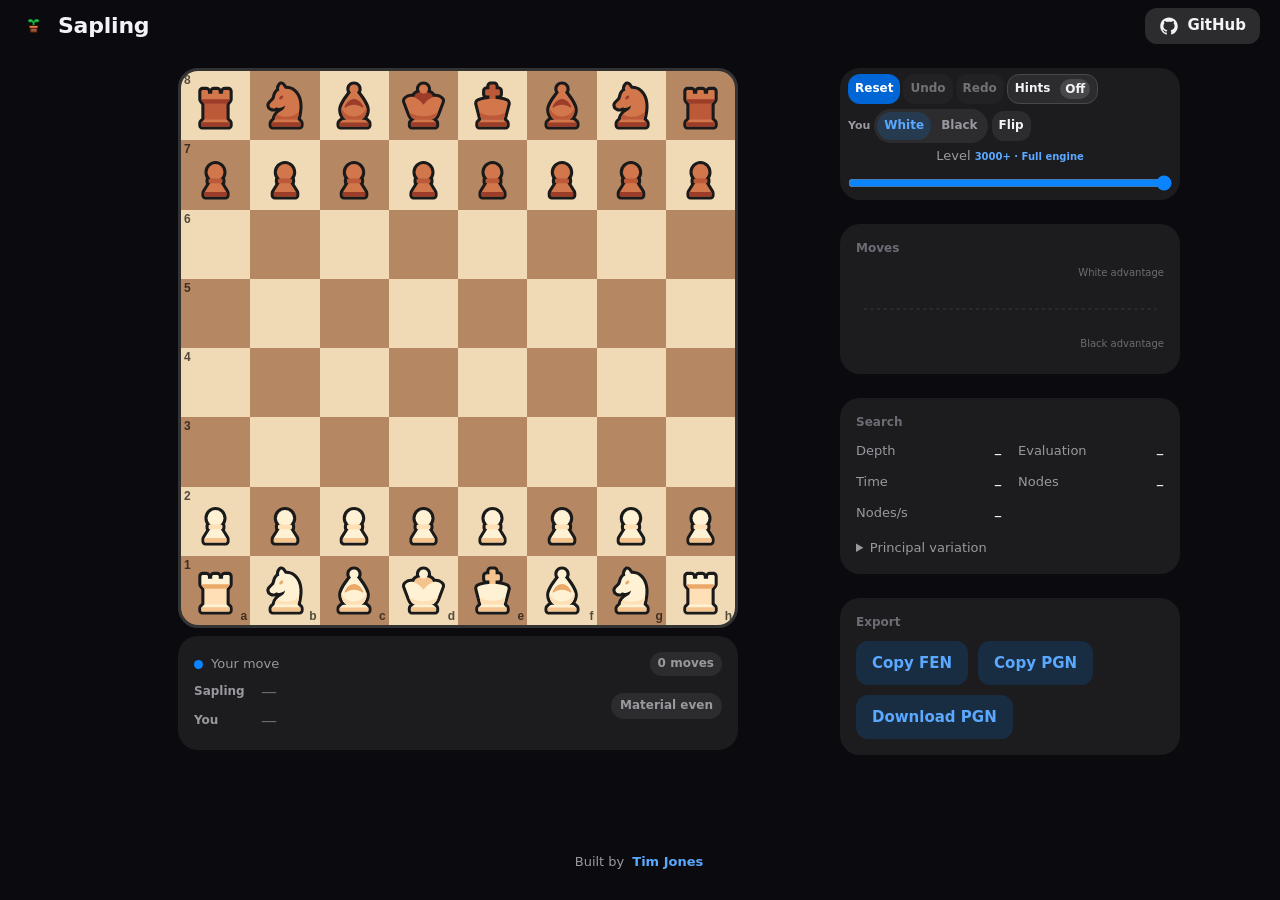
<file: sapling/play/index.html>
<!DOCTYPE html>
<html lang="en" class="dark">
<head>
  <meta charset="UTF-8" />
  <meta name="viewport" content="width=device-width, initial-scale=1.0, viewport-fit=cover" />
  <title>Sapling – Chess Engine</title>
  <meta name="description"
    content="Play Sapling, an open-source .NET chess engine, entirely in your browser via WebAssembly. Adjustable thinking time, live search stats, and FEN/PGN export. Built by Tim Jones." />
  <meta name="author" content="Tim Jones" />
  <meta name="robots" content="index, follow" />
  <meta name="theme-color" content="#0b0b0f" />
  <link rel="icon" type="image/png" href="./assets/logo.png" />
  <link rel="apple-touch-icon" href="./assets/logo.png" />

  <link rel="canonical" href="https://timmoth.com/sapling/play/">
  <!-- Open Graph / Facebook -->
  <meta property="og:type" content="website">
  <meta property="og:title" content="Sapling – Chess Engine">
  <meta property="og:description"
    content="Play Sapling, an open-source .NET chess engine, entirely in your browser via WebAssembly. Built by Tim Jones.">
  <meta property="og:url" content="https://timmoth.com/sapling/play/">
  <meta property="og:image" content="https://timmoth.com/sapling/play/assets/sapling-banner.png">
  <meta property="og:site_name" content="Sapling">
  <meta property="og:locale" content="en_GB">

  <!-- Twitter -->
  <meta name="twitter:card" content="summary_large_image">
  <meta name="twitter:title" content="Sapling – Chess Engine">
  <meta name="twitter:description"
    content="Play Sapling, an open-source .NET chess engine, entirely in your browser via WebAssembly. Built by Tim Jones.">
  <meta name="twitter:image" content="https://timmoth.com/sapling/play/assets/sapling-banner.png">
  <meta name="twitter:site" content="@Timmoth_j">
  <meta name="twitter:creator" content="@Timmoth_j">

  <script type="application/ld+json">
  {
    "@context": "https://schema.org",
    "@type": "SoftwareApplication",
    "name": "Sapling",
    "applicationCategory": "Game",
    "operatingSystem": "Web browser",
    "description": "An open-source .NET chess engine that runs entirely in the browser via WebAssembly.",
    "url": "https://github.com/Timmoth/Sapling",
    "codeRepository": "https://github.com/Timmoth/Sapling",
    "author": {
      "@type": "Person",
      "name": "Tim Jones",
      "alternateName": "Timmoth",
      "url": "https://timmoth.com/",
      "sameAs": ["https://github.com/Timmoth", "https://twitter.com/Timmoth_j"]
    }
  }
  </script>

  <script>
    // Dark appearance is the first-load default regardless of OS theme; applied before
    // paint to avoid a light flash. A stored explicit light choice is honoured if present.
    (function () {
      try {
        if (localStorage.getItem('sapling-theme') === 'light') document.documentElement.classList.remove('dark');
      } catch (e) {}
    })();
  </script>
  <link rel="stylesheet" href="./styles.css" />
</head>
<body>
  <header class="topbar">
    <div class="brand">
      <img class="logo" src="./assets/logo.png" width="28" height="28" alt="Sapling logo" />
      <h1>Sapling</h1>
    </div>
    <div class="topbar-right">
      <a class="github" href="https://github.com/Timmoth/Sapling" target="_blank" rel="me noopener"
        title="Sapling on GitHub" aria-label="Sapling on GitHub">
        <svg viewBox="0 0 32 32" width="20" height="20" aria-hidden="true" focusable="false">
          <path fill="currentColor"
            d="M16,2.345c7.735,0,14,6.265,14,14-.002,6.015-3.839,11.359-9.537,13.282-.7,.14-.963-.298-.963-.665,0-.473,.018-1.978,.018-3.85,0-1.312-.437-2.152-.945-2.59,3.115-.35,6.388-1.54,6.388-6.912,0-1.54-.543-2.783-1.435-3.762,.14-.35,.63-1.785-.14-3.71,0,0-1.173-.385-3.85,1.435-1.12-.315-2.31-.472-3.5-.472s-2.38,.157-3.5,.472c-2.677-1.802-3.85-1.435-3.85-1.435-.77,1.925-.28,3.36-.14,3.71-.892,.98-1.435,2.24-1.435,3.762,0,5.355,3.255,6.563,6.37,6.913-.403,.35-.77,.963-.893,1.872-.805,.368-2.818,.963-4.077-1.155-.263-.42-1.05-1.452-2.152-1.435-1.173,.018-.472,.665,.017,.927,.595,.332,1.277,1.575,1.435,1.978,.28,.787,1.19,2.293,4.707,1.645,0,1.173,.018,2.275,.018,2.607,0,.368-.263,.787-.963,.665-5.719-1.904-9.576-7.255-9.573-13.283,0-7.735,6.265-14,14-14Z" />
        </svg>
        <span>GitHub</span>
      </a>
    </div>
  </header>

  <main class="layout">
    <section class="board-area">
      <div class="board-wrap">
        <div id="board" class="board" role="group" aria-label="Chess board"></div>
        <div id="promotion" class="promotion" hidden></div>
      </div>
      <section class="material" aria-label="Game status and material">
        <div class="game-info-topline">
          <div id="status" class="status" role="status" aria-live="polite" data-state="loading">
            <span class="dot" aria-hidden="true"></span>
            <span id="status-text">Loading engine&hellip;</span>
          </div>
          <span id="move-count" class="move-count">0 moves</span>
        </div>
        <div class="material-row" role="group" aria-label="Pieces captured by Sapling">
          <span id="opponent-material-label" class="material-label">Sapling</span>
          <div id="opponent-material" class="material-pieces" aria-live="polite"></div>
        </div>
        <div class="material-row material-you" role="group" aria-label="Pieces captured by you">
          <span id="you-material-label" class="material-label">You</span>
          <div id="you-material" class="material-pieces" aria-live="polite"></div>
        </div>
        <span id="material-balance" class="material-balance" aria-live="polite">Material even</span>
      </section>
    </section>

    <aside class="controls-column">
      <section class="play-toolbar" aria-label="Game controls">
        <div class="toolbar-actions">
          <button id="new-game" class="btn primary compact-button" type="button">Reset</button>
          <button id="undo" class="btn compact-button" type="button" disabled>Undo</button>
          <button id="redo" class="btn compact-button" type="button" disabled>Redo</button>
          <button id="hint-mode" class="btn hint-toggle compact-button" type="button" aria-pressed="false" aria-label="Hints off. Turn on">
            <span>Hints</span><span id="hint-mode-state" class="hint-state">Off</span>
          </button>
        </div>
        <div class="toolbar-settings">
          <div class="toolbar-side" role="group" aria-label="Choose your side and board orientation">
            <span class="toolbar-caption">You</span>
            <div id="side" class="segmented compact-segmented" role="radiogroup" aria-label="You play">
              <button type="button" role="radio" aria-checked="true" class="pill selected" data-value="w">White</button>
              <button type="button" role="radio" aria-checked="false" class="pill" data-value="b">Black</button>
            </div>
            <button id="flip" class="btn compact-button" type="button">Flip</button>
          </div>
          <div class="toolbar-level field">
            <span>Level <em id="human-elo-label">3000+ · Full engine</em></span>
            <input id="human-elo" class="slider" type="range" min="0" max="171" step="1" value="171"
              aria-valuetext="3000+ (full engine strength)" aria-label="Human-style play level" />
          </div>
        </div>
      </section>
      <div id="menu-panel" class="panel" role="group" aria-label="Game menu">
      <section class="group" aria-label="Moves">
        <h2 class="section-label">Moves</h2>
        <div class="move-chart-wrap">
          <div class="move-chart-label move-chart-label-white" aria-hidden="true">White advantage</div>
          <svg id="move-eval-chart" class="move-eval-chart" viewBox="0 0 280 64" role="img"
            aria-label="Move evaluation graph. White advantage is above the center line and Black advantage is below. The line follows moves from first played to latest. Evaluations appear after moves are analyzed." preserveAspectRatio="none">
            <line class="move-eval-zero" x1="7" y1="32" x2="273" y2="32"></line>
            <path id="move-eval-path" class="move-eval-path" d=""></path>
            <circle id="move-eval-current" class="move-eval-current" cx="7" cy="32" r="3.5" visibility="hidden"></circle>
          </svg>
          <div class="move-chart-label move-chart-label-black" aria-hidden="true">Black advantage</div>
        </div>
        <ol id="moves" class="moves"></ol>
      </section>

      <section class="group" aria-label="Search">
        <h2 class="section-label">Search</h2>
        <dl id="stats" class="stats">
          <div><dt>Depth</dt><dd id="st-depth">&ndash;</dd></div>
          <div><dt>Evaluation</dt><dd id="st-eval">&ndash;</dd></div>
          <div><dt>Time</dt><dd id="st-time">&ndash;</dd></div>
          <div><dt>Nodes</dt><dd id="st-nodes">&ndash;</dd></div>
          <div><dt>Nodes/s</dt><dd id="st-nps">&ndash;</dd></div>
        </dl>
        <details class="pv">
          <summary>Principal variation</summary>
          <code id="st-pv" class="pv-text">&ndash;</code>
        </details>
      </section>

      <section class="group" aria-label="Export">
        <h2 class="section-label">Export</h2>
        <div class="row">
          <button id="copy-fen" class="btn secondary">Copy FEN</button>
          <button id="copy-pgn" class="btn secondary">Copy PGN</button>
          <button id="download-pgn" class="btn secondary">Download PGN</button>
        </div>
      </section>
      </div>
    </aside>
  </main>

  <div id="mobile-menu-backdrop" class="mobile-menu-backdrop" hidden></div>
  <button id="mobile-menu-toggle" class="mobile-menu-toggle" type="button" aria-controls="menu-panel"
    aria-expanded="false" aria-label="Open game menu">
    <span class="menu-icon" aria-hidden="true"><span></span><span></span><span></span></span>
  </button>

  <footer class="footer">
    <span class="foot-text">Built by</span>
    <a class="foot-link" href="https://timmoth.com/" target="_blank" rel="me noopener">Tim Jones</a>
  </footer>

  <script type="module" src="./app.js"></script>
</body>
</html>
</file>
<file: sapling/play/styles.css>
/* Sapling web UI styles. */

:root {
  --canvas: #0b0b0f;
  --surface: #1c1c1e;
  --surface-2: #2c2c2e;
  --primaryText: #f2f2f7;
  --secondaryText: #98989f;
  --tertiaryText: #6c6c74;
  --accent: #0a84ff;
  --accentText: #5aa8ff; /* lightened from #409cff: failed WCAG AA against --accentSoft chips */
  --accentSoft: rgba(10, 132, 255, 0.16);
  --separator: #38383a;
  --strongSeparator: #48484a;
  --success: #30d158;
  --danger: #ff453a;
  --warningSurface: rgba(255, 69, 58, 0.16);
  --infoSurface: rgba(10, 132, 255, 0.16);

  --sq-light: #f0d9b5;
  --sq-dark: #b58863;
  --board-border: #333333;
  --sel: #ffff00;
  --move-highlight: #30d158;
  --move-highlight-wash: rgba(48, 209, 88, 0.2);
  --last-from: rgba(10, 132, 255, 0.24);
  --last-to: rgba(48, 209, 88, 0.3);
  --check: rgba(255, 69, 58, 0.5);

  --radius-panel: 20px;
  --radius-control: 12px;
  --radius-capsule: 999px;
  --space-screen: 20px;
  --space-panel: 16px;
  --space-section: 24px;
  --space-related: 10px;
  --touch: 44px;
}

html:not(.dark) {
  --canvas: #f2f2f7;
  --surface: #ffffff;
  --surface-2: #f2f2f7;
  --primaryText: #1c1c1e;
  --secondaryText: #63636b;
  --tertiaryText: #74747c;
  --accent: #0066d6;
  --accentText: #005bc4;
  --accentSoft: #e8f1ff;
  --separator: #e5e5ea;
  --strongSeparator: #c7c7cc;
  --success: #248a3d;
  --move-highlight: #248a3d;
  --move-highlight-wash: rgba(36, 138, 61, 0.2);
  --danger: #c9342d;
  --warningSurface: #ffebe9;
  --infoSurface: #e8f1ff;
}

* { box-sizing: border-box; }

html, body {
  margin: 0;
  background: var(--canvas);
  color: var(--primaryText);
  font-family: system-ui, -apple-system, "SF Pro Text", "Segoe UI", Roboto, sans-serif;
  font-size: 16px;
  line-height: 1.45;
  -webkit-font-smoothing: antialiased;
  -webkit-text-size-adjust: 100%;
}

body {
  min-height: 100dvh;
  display: flex;
  flex-direction: column;
  padding:
    max(0px, env(safe-area-inset-top))
    max(var(--space-screen), env(safe-area-inset-right))
    max(0px, env(safe-area-inset-bottom))
    max(var(--space-screen), env(safe-area-inset-left));
}

.topbar {
  display: flex;
  align-items: center;
  justify-content: space-between;
  gap: 12px;
  flex-wrap: wrap;
  padding: 8px 0 var(--space-section);
}
.brand { display: flex; align-items: center; gap: 10px; }
.brand h1 { font-size: 22px; font-weight: 700; margin: 0; letter-spacing: -0.01em; }
.logo { width: 28px; height: 28px; border-radius: 6px; display: block; }
.topbar-right { display: flex; align-items: center; gap: 14px; }
.github {
  display: inline-flex;
  align-items: center;
  gap: 8px;
  min-height: 36px;
  padding: 0 14px;
  border-radius: var(--radius-control);
  background: var(--surface-2);
  color: var(--primaryText);
  font-weight: 600;
  font-size: 15px;
  text-decoration: none;
}
.github:hover { background: var(--strongSeparator); }
.github:focus-visible { outline: 3px solid var(--accent); outline-offset: 2px; }

.status {
  display: flex;
  align-items: center;
  gap: 8px;
  font-size: 13px;
  color: var(--secondaryText);
  box-sizing: border-box;
  width: min(100%, 560px);
  height: 28px;
  margin: 8px auto 0;
  overflow: hidden;
  white-space: nowrap;
}
.status #status-text {
  min-width: 0;
  overflow: hidden;
  text-overflow: ellipsis;
}
.status .dot { width: 9px; height: 9px; border-radius: 50%; background: var(--tertiaryText); flex: none; }
.status[data-state="thinking"] .dot,
.status[data-state="yourmove"] .dot { background: var(--accent); }
.status[data-state="check"] .dot,
.status[data-state="error"] .dot { background: var(--danger); }
.status[data-state="over"] .dot,
.status[data-state="copied"] .dot { background: var(--success); }
.status[data-state="thinking"] .dot { animation: pulse 1.1s ease-in-out infinite; }
.status[data-state="thinking"] #status-text::after {
  content: '';
  display: inline-block;
  width: 1.25em;
  animation: thinking-dots 1.2s steps(1, end) infinite;
}
@keyframes pulse { 0%, 100% { opacity: 1; } 50% { opacity: 0.35; } }
@keyframes thinking-dots {
  0%, 100% { content: ''; }
  25% { content: '.'; }
  50% { content: '..'; }
  75% { content: '...'; }
}
@media (prefers-reduced-motion: reduce) {
  .status[data-state="thinking"] .dot { animation: none; }
  .status[data-state="thinking"] #status-text::after { content: '...'; animation: none; }
}

.layout {
  display: grid;
  grid-template-columns: 1fr;
  grid-template-areas: "controls" "board";
  gap: var(--space-section);
  max-width: 1080px;
  margin: 0 auto;
  width: 100%;
  flex: 1 0 auto;
}
.board-area { grid-area: board; width: 100%; display: flex; flex-direction: column; gap: 8px; }
.controls-column { grid-area: controls; display: flex; flex-direction: column; gap: var(--space-section); min-width: 0; }
.board-wrap { position: relative; width: min(100%, 560px); margin: 0 auto; }
.play-toolbar {
  width: min(100%, 560px);
  margin: 0 auto;
  padding: 6px 8px;
  display: grid;
  gap: 5px;
  background: var(--surface);
  border-radius: var(--radius-panel);
}
.toolbar-actions { display: flex; align-items: center; gap: 3px; }
.compact-button { min-height: 32px; padding: 0 7px; font-size: 12px; }
.toolbar-settings { display: grid; grid-template-columns: minmax(0, 1fr); gap: 4px; }
.toolbar-side { display: flex; align-items: center; gap: 4px; }
.toolbar-caption { color: var(--secondaryText); font-size: 11px; font-weight: 600; }
.compact-segmented { gap: 2px; padding: 2px; }
.compact-segmented .pill { min-height: 28px; padding: 0 7px; font-size: 12px; }
.toolbar-level { width: 100%; min-width: 0; display: grid; grid-template-columns: auto minmax(60px, 1fr); align-items: center; gap: 6px; }
.toolbar-level > span { white-space: nowrap; font-size: 10px; }
.toolbar-level > span em { font-size: 10px; }
.toolbar-level .slider { display: block; height: 18px; }
.hint-toggle { gap: 5px; }
.hint-toggle .hint-state { min-width: 30px; padding: 1px 4px; font-size: 12px; }

.material {
  width: min(100%, 560px);
  min-height: 92px;
  margin: 0 auto;
  padding: var(--space-panel);
  display: grid;
  grid-template-columns: minmax(0, 1fr) auto;
  align-items: center;
  gap: 2px 10px;
  background: var(--surface);
  border-radius: var(--radius-panel);
}
.game-info-topline { grid-column: 1 / -1; display: flex; align-items: center; justify-content: space-between; gap: 10px; min-width: 0; }
.game-info-topline .status { width: auto; height: auto; min-height: 24px; margin: 0; }
.move-count { flex: none; padding: 3px 8px; border-radius: var(--radius-capsule); background: var(--surface-2); color: var(--secondaryText); font-size: 12px; font-weight: 700; font-variant-numeric: tabular-nums; }
.material-row { min-width: 0; display: flex; align-items: center; gap: 10px; }
.material-label { width: 54px; flex: none; color: var(--secondaryText); font-size: 12px; font-weight: 600; }
.material-pieces { display: flex; align-items: center; gap: 1px; min-width: 0; min-height: 27px; overflow-x: auto; scrollbar-width: thin; }
.material-piece { width: 25px; height: 25px; object-fit: contain; }
.material-empty { color: var(--tertiaryText); padding-left: 3px; }
.material-balance {
  grid-column: 2;
  grid-row: 2 / span 2;
  padding: 4px 9px;
  border-radius: var(--radius-capsule);
  background: var(--surface-2);
  color: var(--secondaryText);
  font-size: 12px;
  font-weight: 700;
  white-space: nowrap;
  font-variant-numeric: tabular-nums;
}
.material-balance[data-edge="you"] { color: var(--accentText); background: var(--accentSoft); }
.material-balance[data-edge="opponent"] { color: var(--danger); background: var(--warningSurface); }

.board {
  position: relative;
  width: 100%;
  aspect-ratio: 1 / 1;
  margin: 0;
  display: grid;
  grid-template-columns: repeat(8, 1fr);
  grid-template-rows: repeat(8, 1fr);
  border: 0.2rem solid var(--board-border);
  border-radius: var(--radius-panel);
  overflow: hidden;
  touch-action: manipulation;
  user-select: none;
  -webkit-user-select: none;
}
.sq {
  position: relative;
  display: flex;
  align-items: center;
  justify-content: center;
  padding: 0;
  border: 0;
  background: var(--sq-dark);
  cursor: pointer;
}
.sq.light { background: var(--sq-light); }
.sq:focus-visible { outline: 3px solid var(--accent); outline-offset: -3px; }
.hint-score {
  position: absolute; top: 2px; right: 2px; z-index: 3;
  max-width: 92%; overflow: hidden; white-space: nowrap; text-overflow: clip;
  padding: 1px 3px; border-radius: 4px;
  background: rgba(0, 0, 0, 0.78); color: #fff;
  font-size: clamp(7px, 1.7vw, 10px); font-weight: 700; line-height: 1.2;
  pointer-events: none;
}
.sq.last::after {
  content: ""; position: absolute; inset: 0; pointer-events: none; z-index: 0;
}
.sq.last:not(.valid):not(.selected)::after {
  box-shadow: inset 0 0 0 3px rgba(255, 255, 255, 0.85);
}
.sq.valid::after {
  content: ""; position: absolute; inset: 0; pointer-events: none; z-index: 0;
  outline: 3px solid var(--move-highlight); outline-offset: -3px; background: var(--move-highlight-wash);
}
.sq.selected::after {
  content: ""; position: absolute; inset: 0; pointer-events: none; z-index: 0;
  outline: 3px solid var(--sel); outline-offset: -3px;
}
.sq.last-from::after { background: var(--last-from); }
.sq.last-to::after { background: var(--last-to); }
.move-path { position: absolute; inset: 0; width: 100%; height: 100%; pointer-events: none; z-index: 1; }
.move-path line {
  stroke: rgba(70, 70, 70, 0.72);
  stroke-width: 4;
  stroke-dasharray: 12 9;
  stroke-linecap: butt;
}
.move-path polyline { fill: none; stroke: rgba(70, 70, 70, 0.72); stroke-width: 4; stroke-dasharray: 12 9; stroke-linecap: butt; }
.sq.check::before {
  content: ""; position: absolute; inset: 0;
  background: radial-gradient(circle at center, var(--check), transparent 70%);
  pointer-events: none;
}
.piece {
  position: absolute;
  width: 80%; height: 80%; top: 10%; left: 10%;
  z-index: 2;
  pointer-events: none;
}
.sq.animating .piece { visibility: hidden; }
.move-animation {
  position: absolute;
  z-index: 4;
  object-fit: contain;
  pointer-events: none;
  will-change: transform;
}
.coord { position: absolute; font-size: 12px; font-weight: 600; color: rgba(0, 0, 0, 0.65); pointer-events: none; } /* fixed size color sits on the light/dark squares themselves, not the theme surface, and needs to read on both */
.coord.file { right: 3px; bottom: 2px; }
.coord.rank { left: 3px; top: 2px; }

.promotion {
  position: absolute; left: 50%; top: 50%; transform: translate(-50%, -50%);
  display: flex; gap: 8px; padding: 12px;
  background: var(--surface);
  border-radius: var(--radius-panel);
  z-index: 5;
}
.promotion[hidden] { display: none; }
.promotion button {
  width: var(--touch); height: var(--touch);
  background: var(--surface-2); border: 0; border-radius: var(--radius-control);
  cursor: pointer; display: flex; align-items: center; justify-content: center;
}
.promotion .piece { position: static; width: 30px; height: 30px; top: auto; left: auto; }

.panel { display: flex; flex-direction: column; gap: var(--space-section); }
.group { background: var(--surface); border-radius: var(--radius-panel); padding: var(--space-panel); }
.section-label { font-size: 12px; font-weight: 600; color: var(--tertiaryText); margin: 0 0 var(--space-related); }

.row { display: flex; flex-wrap: wrap; gap: var(--space-related); align-items: center; }
.field { display: flex; flex-direction: column; gap: 6px; }
.field > span { font-size: 13px; color: var(--secondaryText); }
.field > span em { font-style: normal; color: var(--accentText); font-weight: 600; }

.slider { width: 100%; height: 22px; accent-color: var(--accent); cursor: pointer; }
.slider-scale { display: flex; justify-content: space-between; font-size: 11px; color: var(--secondaryText); }
.policy-status { min-height: 16px; margin-top: 4px; font-size: 11px; color: var(--secondaryText); }

.btn {
  min-height: var(--touch);
  padding: 0 16px;
  border: 0;
  border-radius: var(--radius-control);
  background: var(--surface-2);
  color: var(--primaryText);
  font: inherit; font-weight: 600; font-size: 15px;
  cursor: pointer;
  transition: transform 0.12s ease, opacity 0.12s ease;
}
.btn.primary { background: #0066d6; color: #ffffff; } /* darker than --accent: #0a84ff's contrast with white text fails WCAG AA at this font size */
.btn.secondary { background: var(--accentSoft); color: var(--accentText); }
.btn[aria-pressed="true"] { background: var(--accentSoft); color: var(--accentText); }
.btn.hint-toggle {
  display: inline-flex;
  align-items: center;
  justify-content: space-between;
  gap: 10px;
  border: 1px solid var(--strongSeparator);
}
.hint-state {
  min-width: 38px;
  padding: 2px 7px;
  border-radius: var(--radius-capsule);
  background: var(--strongSeparator);
  color: var(--primaryText);
  text-align: center;
  font-size: 12px;
  font-weight: 700;
  line-height: 1.5;
}
.btn.hint-toggle[aria-pressed="true"] { border-color: var(--accent); }
.btn.hint-toggle[aria-pressed="true"] .hint-state { background: var(--accent); color: #fff; }
.btn:active { transform: scale(0.97); }
.btn:disabled { opacity: 0.4; cursor: not-allowed; }
.btn:focus-visible { outline: 3px solid var(--accent); outline-offset: 2px; }
.play-toolbar .btn { min-height: 30px; height: 30px; padding: 0 7px; font-size: 12px; }

.segmented {
  display: inline-flex;
  gap: 3px;
  padding: 3px;
  background: var(--surface-2);
  border-radius: var(--radius-capsule);
  flex-wrap: wrap;
}
.pill {
  min-height: var(--touch);
  padding: 0 16px;
  border: 0;
  border-radius: var(--radius-capsule);
  background: transparent;
  color: var(--secondaryText);
  font: inherit; font-weight: 600; font-size: 15px;
  cursor: pointer;
  transition: background 0.12s ease, color 0.12s ease;
}
.pill.selected { background: var(--accentSoft); color: var(--accentText); }
.pill:focus-visible { outline: 3px solid var(--accent); outline-offset: 2px; }

.moves { list-style: none; margin: 0; padding: 0; max-height: 240px; overflow: auto; font-variant-numeric: tabular-nums; }
.moves li { display: flex; gap: 8px; padding: 7px 0; border-bottom: 1px solid var(--separator); font-size: 15px; }
.moves li:last-child { border-bottom: 0; }
.moves li .no { color: var(--tertiaryText); width: 2.4em; }
.move-entry { flex: 1; display: flex; align-items: baseline; gap: 4px; min-width: 0; }
.move-entry .san { flex: 1; min-width: 0; }
.move-eval { min-width: 2.8em; color: var(--secondaryText); text-align: right; font-size: 11px; font-variant-numeric: tabular-nums; }
.move-chart-wrap { margin: 2px 0 8px; }
.move-chart-label { color: var(--tertiaryText); font-size: 10px; line-height: 1.2; text-align: right; }
.move-chart-label-white { margin-bottom: 2px; }
.move-chart-label-black { margin-top: 2px; }
.move-eval-chart { display: block; width: 100%; height: 54px; margin: 3px 0 1px; overflow: visible; }
.move-eval-zero { stroke: var(--separator); stroke-width: 1; stroke-dasharray: 3 3; }
.move-eval-path { fill: none; stroke: var(--accent); stroke-width: 2.5; stroke-linecap: round; stroke-linejoin: round; }
.move-eval-current { fill: var(--accent); stroke: var(--surface); stroke-width: 1.5; }

.stats { display: grid; grid-template-columns: repeat(2, 1fr); gap: 8px 16px; margin: 0; }
.stats > div { display: flex; justify-content: space-between; gap: 8px; }
.stats dt { color: var(--secondaryText); font-size: 13px; }
.stats dd { margin: 0; font-variant-numeric: tabular-nums; }
.pv { margin-top: 12px; }
.pv summary { cursor: pointer; color: var(--secondaryText); font-size: 13px; }
.pv-text { display: block; margin-top: 6px; font-size: 14px; word-break: break-word; color: var(--primaryText); }

.footer {
  padding: 16px 0 24px;
  color: var(--secondaryText); /* --tertiaryText failed WCAG AA against --canvas */
  font-size: 13px;
  text-align: center;
  display: flex;
  gap: 6px;
  justify-content: center;
  align-items: center;
  flex-wrap: wrap;
  flex-shrink: 0;
}
.foot-link { display: inline-block; padding: 4px 2px; color: var(--accentText); text-decoration: none; font-weight: 600; }
.foot-link:hover { text-decoration: underline; }
.foot-link:focus-visible { outline: 3px solid var(--accent); outline-offset: 2px; border-radius: 4px; }

.mobile-menu-backdrop,
.mobile-menu-toggle { display: none; }

@media (min-width: 900px) {
  .layout {
    grid-template-columns: minmax(0, 1fr) 340px;
    grid-template-areas: "board controls";
    align-items: start;
  }
  .play-toolbar {
    width: 100%;
    max-width: none;
    margin: 0;
  }
}

@media (max-width: 899px) {
  .layout { gap: 8px; }
  .panel {
    display: flex;
    position: fixed;
    z-index: 31;
    left: 12px;
    right: 12px;
    bottom: calc(82px + env(safe-area-inset-bottom));
    max-height: min(78dvh, 720px);
    overflow-y: auto;
    padding: 12px;
    border: 1px solid var(--separator);
    border-radius: var(--radius-panel);
    background: var(--canvas);
    box-shadow: 0 16px 48px rgba(0, 0, 0, 0.35);
    transform: translateY(calc(100% + 100px));
    opacity: 0;
    visibility: hidden;
    pointer-events: none;
    transition: transform 0.2s ease, opacity 0.2s ease, visibility 0.2s ease;
  }
  .panel.mobile-menu-open {
    transform: translateY(0);
    opacity: 1;
    visibility: visible;
    pointer-events: auto;
  }
  .mobile-menu-backdrop:not([hidden]) {
    display: block;
    position: fixed;
    z-index: 30;
    inset: 0;
    width: 100%;
    height: 100%;
    border: 0;
    padding: 0;
    background: rgba(0, 0, 0, 0.46);
  }
  .mobile-menu-toggle {
    display: flex;
    position: fixed;
    z-index: 32;
    right: max(16px, env(safe-area-inset-right));
    bottom: max(16px, env(safe-area-inset-bottom));
    width: 56px;
    height: 56px;
    align-items: center;
    justify-content: center;
    border: 0;
    border-radius: 50%;
    background: var(--accent);
    color: #fff;
    box-shadow: 0 6px 20px rgba(0, 0, 0, 0.3);
    cursor: pointer;
    -webkit-tap-highlight-color: transparent;
  }
  .mobile-menu-toggle:focus-visible { outline: 3px solid var(--primaryText); outline-offset: 3px; }
  .menu-icon { width: 22px; height: 18px; display: flex; flex-direction: column; justify-content: space-between; }
  .menu-icon span { height: 2px; width: 100%; border-radius: 2px; background: currentColor; transition: transform 0.18s ease, opacity 0.18s ease; }
  .mobile-menu-toggle[aria-expanded="true"] .menu-icon span:first-child { transform: translateY(8px) rotate(45deg); }
  .mobile-menu-toggle[aria-expanded="true"] .menu-icon span:nth-child(2) { opacity: 0; }
  .mobile-menu-toggle[aria-expanded="true"] .menu-icon span:last-child { transform: translateY(-8px) rotate(-45deg); }
}

@media (max-width: 420px) {
  .material { gap: 2px 4px; }
  .material-label { width: 54px; font-size: 12px; }
  .material-piece { width: 22px; height: 22px; }
  .material-balance { padding: 3px 6px; font-size: 12px; }
}

@media (prefers-reduced-motion: reduce) {
  * { transition: none !important; animation: none !important; }
}
</file>
<file: cycle-tour-oct-26/styles.css>
/*! tailwindcss v4.3.3 | MIT License | https://tailwindcss.com */
@layer properties{@supports (((-webkit-hyphens:none)) and (not (margin-trim:inline))) or ((-moz-orient:inline) and (not (color:rgb(from red r g b)))){*,:before,:after,::backdrop{--tw-border-style:solid;--tw-gradient-position:initial;--tw-gradient-from:#0000;--tw-gradient-via:#0000;--tw-gradient-to:#0000;--tw-gradient-stops:initial;--tw-gradient-via-stops:initial;--tw-gradient-from-position:0%;--tw-gradient-via-position:50%;--tw-gradient-to-position:100%;--tw-leading:initial;--tw-font-weight:initial;--tw-tracking:initial;--tw-ordinal:initial;--tw-slashed-zero:initial;--tw-numeric-figure:initial;--tw-numeric-spacing:initial;--tw-numeric-fraction:initial;--tw-shadow:0 0 #0000;--tw-shadow-color:initial;--tw-shadow-alpha:100%;--tw-inset-shadow:0 0 #0000;--tw-inset-shadow-color:initial;--tw-inset-shadow-alpha:100%;--tw-ring-color:initial;--tw-ring-shadow:0 0 #0000;--tw-inset-ring-color:initial;--tw-inset-ring-shadow:0 0 #0000;--tw-ring-inset:initial;--tw-ring-offset-width:0px;--tw-ring-offset-color:#fff;--tw-ring-offset-shadow:0 0 #0000;--tw-blur:initial;--tw-brightness:initial;--tw-contrast:initial;--tw-grayscale:initial;--tw-hue-rotate:initial;--tw-invert:initial;--tw-opacity:initial;--tw-saturate:initial;--tw-sepia:initial;--tw-drop-shadow:initial;--tw-drop-shadow-color:initial;--tw-drop-shadow-alpha:100%;--tw-drop-shadow-size:initial;--tw-backdrop-blur:initial;--tw-backdrop-brightness:initial;--tw-backdrop-contrast:initial;--tw-backdrop-grayscale:initial;--tw-backdrop-hue-rotate:initial;--tw-backdrop-invert:initial;--tw-backdrop-opacity:initial;--tw-backdrop-saturate:initial;--tw-backdrop-sepia:initial}}}@layer theme{:root,:host{--font-sans:ui-sans-serif, system-ui, -apple-system, "Segoe UI", Roboto, Helvetica, Arial, sans-serif;--font-mono:ui-monospace, SFMono-Regular, Menlo, Monaco, Consolas, "Liberation Mono", "Courier New", monospace;--color-black:#000;--color-white:#fff;--spacing:.25rem;--container-lg:32rem;--text-base:1rem;--text-base--line-height:calc(1.5 / 1);--text-3xl:1.875rem;--text-3xl--line-height:calc(2.25 / 1.875);--font-weight-semibold:600;--tracking-tight:-.025em;--tracking-normal:0em;--tracking-wide:.025em;--leading-tight:1.25;--leading-snug:1.375;--leading-normal:1.5;--leading-relaxed:1.625;--radius-sm:.25rem;--blur-md:12px;--default-font-family:ui-sans-serif, system-ui, -apple-system, "Segoe UI", Roboto, Helvetica, Arial, sans-serif;--default-mono-font-family:var(--font-mono);--shadow-card:var(--shadow-card);--container-measure:34rem}}@layer base{*,:after,:before,::backdrop{box-sizing:border-box;border:0 solid;margin:0;padding:0}::file-selector-button{box-sizing:border-box;border:0 solid;margin:0;padding:0}html,:host{-webkit-text-size-adjust:100%;tab-size:4;line-height:1.5;font-family:var(--default-font-family,-apple-system, BlinkMacSystemFont, "Segoe UI", Roboto, "Helvetica Neue", "Noto Sans", Arial, sans-serif, "Apple Color Emoji", "Segoe UI Emoji", "Segoe UI Symbol", "Noto Color Emoji");font-feature-settings:var(--default-font-feature-settings,normal);font-variation-settings:var(--default-font-variation-settings,normal);-webkit-tap-highlight-color:transparent}hr{height:0;color:inherit;border-top-width:1px}abbr:where([title]){-webkit-text-decoration:underline dotted;text-decoration:underline dotted}h1,h2,h3,h4,h5,h6{font-size:inherit;font-weight:inherit}a{color:inherit;-webkit-text-decoration:inherit;-webkit-text-decoration:inherit;-webkit-text-decoration:inherit;text-decoration:inherit}b,strong{font-weight:bolder}code,kbd,samp,pre{font-family:var(--default-mono-font-family,ui-monospace, SFMono-Regular, Menlo, Monaco, Consolas, "Liberation Mono", "Courier New", monospace);font-feature-settings:var(--default-mono-font-feature-settings,normal);font-variation-settings:var(--default-mono-font-variation-settings,normal);font-size:1em}small{font-size:80%}sub,sup{vertical-align:baseline;font-size:75%;line-height:0;position:relative}sub{bottom:-.25em}sup{top:-.5em}table{text-indent:0;border-color:inherit;border-collapse:collapse}:-moz-focusring:where(:not(iframe)){outline:auto}progress{vertical-align:baseline}summary{display:list-item}ol,ul,menu{list-style:none}img,svg,video,canvas,audio,iframe,embed,object{vertical-align:middle;display:block}img,video{max-width:100%;height:auto}button,input,select,optgroup,textarea{font:inherit;font-feature-settings:inherit;font-variation-settings:inherit;letter-spacing:inherit;color:inherit;opacity:1;background-color:#0000;border-radius:0}::file-selector-button{font:inherit;font-feature-settings:inherit;font-variation-settings:inherit;letter-spacing:inherit;color:inherit;opacity:1;background-color:#0000;border-radius:0}:where(select:is([multiple],[size])) optgroup{font-weight:bolder}:where(select:is([multiple],[size])) optgroup option{padding-inline-start:20px}::file-selector-button{margin-inline-end:4px}::placeholder{opacity:1}@supports (not ((-webkit-appearance:-apple-pay-button))) or (contain-intrinsic-size:1px){::placeholder{color:currentColor}@supports (color:color-mix(in lab, red, red)){::placeholder{color:color-mix(in oklab, currentcolor 50%, transparent)}}}textarea{resize:vertical}::-webkit-search-decoration{-webkit-appearance:none}::-webkit-date-and-time-value{min-height:1lh;text-align:inherit}::-webkit-datetime-edit{display:inline-flex}::-webkit-datetime-edit-fields-wrapper{padding:0}::-webkit-datetime-edit{padding-block:0}::-webkit-datetime-edit-year-field{padding-block:0}::-webkit-datetime-edit-month-field{padding-block:0}::-webkit-datetime-edit-day-field{padding-block:0}::-webkit-datetime-edit-hour-field{padding-block:0}::-webkit-datetime-edit-minute-field{padding-block:0}::-webkit-datetime-edit-second-field{padding-block:0}::-webkit-datetime-edit-millisecond-field{padding-block:0}::-webkit-datetime-edit-meridiem-field{padding-block:0}::-webkit-calendar-picker-indicator{line-height:1}:-moz-ui-invalid{box-shadow:none}button,input:where([type=button],[type=reset],[type=submit]){appearance:button}::file-selector-button{appearance:button}::-webkit-inner-spin-button{height:auto}::-webkit-outer-spin-button{height:auto}[hidden]:where(:not([hidden=until-found])){display:none!important}html{scroll-behavior:smooth}@media (prefers-reduced-motion:reduce){html{scroll-behavior:auto}}body{background:var(--paper);color:var(--ink)}::selection{background:var(--route-soft)}}@layer components{.bleed{--bleed-w:min(55rem, 100vw - 3rem);width:var(--bleed-w);margin-inline:calc((var(--container-measure) - var(--bleed-w)) / 2)}@media (max-width:40rem){.bleed{width:100%;margin-inline:0}}.no-scrollbar{scrollbar-width:none;-ms-overflow-style:none}.no-scrollbar::-webkit-scrollbar{display:none}.chart-scroll>svg{width:100%;height:auto;display:block}@media (max-width:40rem){.chart-scroll{overscroll-behavior-x:contain;margin-inline:-1.5rem;padding-inline:1.5rem;overflow-x:auto;-webkit-mask-image:linear-gradient(90deg,#000 calc(100% - 2.2rem),#0000);mask-image:linear-gradient(90deg,#000 calc(100% - 2.2rem),#0000)}.chart-scroll>svg{min-width:33rem}.chart-scroll>.mapwrap{min-width:min(33rem, var(--map-w,33rem))}}.mapwrap{aspect-ratio:var(--map-ar);position:relative}.map-base{object-fit:cover;width:100%;height:100%;position:absolute;inset:0}.map{width:100%;height:100%;position:absolute;inset:0}.map-route{fill:none;stroke:#c2102c;stroke-width:3.8px;stroke-linejoin:round;stroke-linecap:round}.map-casing{fill:none;stroke:#fff;stroke-width:7px;stroke-opacity:.72;stroke-linejoin:round;stroke-linecap:round}.map-ring{fill:#fff;stroke:#15161a;stroke-width:2.2px}.map-pip{fill:#c2102c}.map-label{font:700 13.5px/1 var(--font-sans);fill:#15161a;paint-order:stroke;stroke:#fff;stroke-width:4px;stroke-linejoin:round;stroke-opacity:.95}.map-label-key{font-size:15px}.map-scale{stroke:#15161a;stroke-width:1.4px}.map-scale-g text,.map-credit{paint-order:stroke;stroke:#fff;stroke-width:3.5px;stroke-linejoin:round;stroke-opacity:.9}.map-scale-t{font:700 11px/1 var(--font-sans);fill:#15161a;letter-spacing:.04em}.map-credit{font:700 10px/1 var(--font-sans);fill:#8a3324;letter-spacing:.02em}.prof{width:100%;height:auto;display:block}.pr-grid{stroke:var(--rule-2);stroke-width:1px}.pr-axis{stroke:var(--rule);stroke-width:1px}.pr-area{fill:var(--route-soft)}.pr-line{fill:none;stroke:var(--route);stroke-width:1.8px;stroke-linejoin:round}.pr-tick{font:400 11.5px/1 var(--font-sans);fill:var(--ink-3);font-variant-numeric:tabular-nums}.pr-cp{stroke:var(--rule);stroke-width:1px;stroke-dasharray:2 3}.pr-cp-t{font:500 11px/1 var(--font-sans);fill:var(--ink-3);letter-spacing:.02em;paint-order:stroke;stroke:var(--paper);stroke-width:3px;stroke-linejoin:round}.wx{width:100%;height:auto;display:block}.wx-night{fill:var(--night)}.wx-dusk{fill:var(--dusk)}.wx-day{fill:var(--daylight)}.wx-grid{stroke:var(--rule);stroke-width:1px;stroke-opacity:.55}.wx-tick{font:400 11px/1 var(--font-sans);fill:var(--ink-3);font-variant-numeric:tabular-nums}.wx-ride{fill:var(--route-soft);stroke:var(--route);stroke-width:1.5px}.wx-ride-t{font:600 11.5px/1 var(--font-sans);fill:var(--route);letter-spacing:.04em;font-variant-numeric:tabular-nums}.wx-sun{stroke:var(--ink-3);stroke-width:1px;stroke-dasharray:3 3}.wx-sun-t{font:500 11px/1 var(--font-sans);fill:var(--ink-3);font-variant-numeric:tabular-nums}.wx-temp{fill:none;stroke:var(--ink-2);stroke-width:2px;stroke-linejoin:round}.wx-dot{fill:var(--ink-2);stroke:var(--paper);stroke-width:1.5px}.wx-dot-t{font:600 11px/1 var(--font-sans);fill:var(--ink-2);font-variant-numeric:tabular-nums;paint-order:stroke;stroke:var(--paper);stroke-width:3px;stroke-linejoin:round}.wx-ax{font:400 11px/1 var(--font-sans);fill:var(--ink-3);font-variant-numeric:tabular-nums}}@layer utilities{.absolute{position:absolute}.fixed{position:fixed}.relative{position:relative}.static{position:static}.sticky{position:sticky}.top-0{top:0}.z-20{z-index:20}.col-start-1{grid-column-start:1}.row-start-1{grid-row-start:1}.m-0{margin:0}.mx-auto{margin-inline:auto}.my-8{margin-block:calc(var(--spacing) * 8)}.my-9{margin-block:calc(var(--spacing) * 9)}.mt-1{margin-top:var(--spacing)}.mt-1\.5{margin-top:calc(var(--spacing) * 1.5)}.mt-2\.5{margin-top:calc(var(--spacing) * 2.5)}.mt-3{margin-top:calc(var(--spacing) * 3)}.mt-3\.5{margin-top:calc(var(--spacing) * 3.5)}.mt-7{margin-top:calc(var(--spacing) * 7)}.mt-8{margin-top:calc(var(--spacing) * 8)}.mt-11{margin-top:calc(var(--spacing) * 11)}.mt-14{margin-top:calc(var(--spacing) * 14)}.mb-0{margin-bottom:0}.mb-2{margin-bottom:calc(var(--spacing) * 2)}.mb-3{margin-bottom:calc(var(--spacing) * 3)}.mb-3\.5{margin-bottom:calc(var(--spacing) * 3.5)}.mb-5{margin-bottom:calc(var(--spacing) * 5)}.mb-8{margin-bottom:calc(var(--spacing) * 8)}.block{display:block}.flex{display:flex}.grid{display:grid}.aspect-4\/3{aspect-ratio:4/3}.h-full{height:100%}.min-h-\[min\(78svh\,760px\)\]{min-height:min(78svh,760px)}.w-full{width:100%}.max-w-\[58rem\]{max-width:58rem}.max-w-\[var\(--map-w\)\]{max-width:var(--map-w)}.max-w-lg{max-width:var(--container-lg)}.max-w-measure{max-width:34rem}.min-w-0{min-width:0}.shrink-0{flex-shrink:0}.grow{flex-grow:1}.grow-0{flex-grow:0}.basis-80{flex-basis:calc(var(--spacing) * 80)}.basis-\[var\(--map-w\)\]{flex-basis:var(--map-w)}.grid-cols-1{grid-template-columns:repeat(1,minmax(0,1fr))}.grid-cols-2{grid-template-columns:repeat(2,minmax(0,1fr))}.flex-col{flex-direction:column}.flex-wrap{flex-wrap:wrap}.items-baseline{align-items:baseline}.items-center{align-items:center}.items-start{align-items:flex-start}.justify-between{justify-content:space-between}.justify-center{justify-content:center}.gap-3\.5{gap:calc(var(--spacing) * 3.5)}.gap-4{gap:calc(var(--spacing) * 4)}.gap-x-5{column-gap:calc(var(--spacing) * 5)}.gap-x-6{column-gap:calc(var(--spacing) * 6)}.gap-x-9{column-gap:calc(var(--spacing) * 9)}.gap-y-6{row-gap:calc(var(--spacing) * 6)}.gap-y-8{row-gap:calc(var(--spacing) * 8)}.self-end{align-self:flex-end}.overflow-hidden{overflow:hidden}.overflow-x-auto{overflow-x:auto}.rounded-sm{border-radius:var(--radius-sm)}.border{border-style:var(--tw-border-style);border-width:1px}.border-t{border-top-style:var(--tw-border-style);border-top-width:1px}.border-b{border-bottom-style:var(--tw-border-style);border-bottom-width:1px}.border-l-2{border-left-style:var(--tw-border-style);border-left-width:2px}.border-route{border-color:var(--route)}.border-rule{border-color:var(--rule)}.border-rule-2{border-color:var(--rule-2)}.bg-paper-2{background-color:var(--paper-2)}.bg-paper\/90{background-color:var(--paper)}@supports (color:color-mix(in lab, red, red)){.bg-paper\/90{background-color:color-mix(in oklab, var(--paper) 90%, transparent)}}.bg-linear-to-b{--tw-gradient-position:to bottom}@supports (background-image:linear-gradient(in lab, red, red)){.bg-linear-to-b{--tw-gradient-position:to bottom in oklab}}.bg-linear-to-b{background-image:linear-gradient(var(--tw-gradient-stops))}.from-black\/45{--tw-gradient-from:#00000073}@supports (color:color-mix(in lab, red, red)){.from-black\/45{--tw-gradient-from:color-mix(in oklab, var(--color-black) 45%, transparent)}}.from-black\/45{--tw-gradient-stops:var(--tw-gradient-via-stops,var(--tw-gradient-position), var(--tw-gradient-from) var(--tw-gradient-from-position), var(--tw-gradient-to) var(--tw-gradient-to-position))}.via-black\/10{--tw-gradient-via:#0000001a}@supports (color:color-mix(in lab, red, red)){.via-black\/10{--tw-gradient-via:color-mix(in oklab, var(--color-black) 10%, transparent)}}.via-black\/10{--tw-gradient-via-stops:var(--tw-gradient-position), var(--tw-gradient-from) var(--tw-gradient-from-position), var(--tw-gradient-via) var(--tw-gradient-via-position), var(--tw-gradient-to) var(--tw-gradient-to-position);--tw-gradient-stops:var(--tw-gradient-via-stops)}.via-32\%{--tw-gradient-via-position:32%}.to-black\/85{--tw-gradient-to:#000000d9}@supports (color:color-mix(in lab, red, red)){.to-black\/85{--tw-gradient-to:color-mix(in oklab, var(--color-black) 85%, transparent)}}.to-black\/85{--tw-gradient-stops:var(--tw-gradient-via-stops,var(--tw-gradient-position), var(--tw-gradient-from) var(--tw-gradient-from-position), var(--tw-gradient-to) var(--tw-gradient-to-position))}.object-cover{object-fit:cover}.object-\[50\%_58\%\]{object-position:50% 58%}.px-4{padding-inline:calc(var(--spacing) * 4)}.px-6{padding-inline:calc(var(--spacing) * 6)}.py-1\.5{padding-block:calc(var(--spacing) * 1.5)}.py-3\.5{padding-block:calc(var(--spacing) * 3.5)}.pt-4{padding-top:calc(var(--spacing) * 4)}.pt-14{padding-top:calc(var(--spacing) * 14)}.pb-13{padding-bottom:calc(var(--spacing) * 13)}.pb-24{padding-bottom:calc(var(--spacing) * 24)}.pl-4{padding-left:calc(var(--spacing) * 4)}.text-center{text-align:center}.font-sans{font-family:ui-sans-serif,system-ui,-apple-system,Segoe UI,Roboto,Helvetica,Arial,sans-serif}.font-serif{font-family:Iowan Old Style,Palatino Linotype,Palatino,Book Antiqua,Georgia,serif}.text-3xl{font-size:var(--text-3xl);line-height:var(--tw-leading,var(--text-3xl--line-height))}.text-base{font-size:var(--text-base);line-height:var(--tw-leading,var(--text-base--line-height))}.text-\[0\.7rem\]{font-size:.7rem}.text-\[0\.8rem\]{font-size:.8rem}.text-\[0\.66rem\]{font-size:.66rem}.text-\[0\.72rem\]{font-size:.72rem}.text-\[0\.74rem\]{font-size:.74rem}.text-\[0\.76rem\]{font-size:.76rem}.text-\[0\.82rem\]{font-size:.82rem}.text-\[1\.3rem\]{font-size:1.3rem}.text-\[1\.14rem\]{font-size:1.14rem}.text-\[1\.15rem\]{font-size:1.15rem}.text-\[1\.65rem\]{font-size:1.65rem}.text-\[1\.0625rem\]{font-size:1.0625rem}.text-\[clamp\(2\.3rem\,7\.4vw\,4\.1rem\)\]{font-size:clamp(2.3rem,7.4vw,4.1rem)}.leading-\[1\.04\]{--tw-leading:1.04;line-height:1.04}.leading-\[1\.72\]{--tw-leading:1.72;line-height:1.72}.leading-none{--tw-leading:1;line-height:1}.leading-normal{--tw-leading:var(--leading-normal);line-height:var(--leading-normal)}.leading-relaxed{--tw-leading:var(--leading-relaxed);line-height:var(--leading-relaxed)}.leading-snug{--tw-leading:var(--leading-snug);line-height:var(--leading-snug)}.leading-tight{--tw-leading:var(--leading-tight);line-height:var(--leading-tight)}.font-semibold{--tw-font-weight:var(--font-weight-semibold);font-weight:var(--font-weight-semibold)}.tracking-\[0\.08em\]{--tw-tracking:.08em;letter-spacing:.08em}.tracking-\[0\.09em\]{--tw-tracking:.09em;letter-spacing:.09em}.tracking-\[0\.16em\]{--tw-tracking:.16em;letter-spacing:.16em}.tracking-\[0\.17em\]{--tw-tracking:.17em;letter-spacing:.17em}.tracking-normal{--tw-tracking:var(--tracking-normal);letter-spacing:var(--tracking-normal)}.tracking-tight{--tw-tracking:var(--tracking-tight);letter-spacing:var(--tracking-tight)}.tracking-wide{--tw-tracking:var(--tracking-wide);letter-spacing:var(--tracking-wide)}.text-balance{text-wrap:balance}.text-pretty{text-wrap:pretty}.whitespace-nowrap{white-space:nowrap}.text-ink{color:var(--ink)}.text-ink-2{color:var(--ink-2)}.text-ink-3{color:var(--ink-3)}.text-route{color:var(--route)}.text-white{color:var(--color-white)}.text-white\/85{color:#ffffffd9}@supports (color:color-mix(in lab, red, red)){.text-white\/85{color:color-mix(in oklab, var(--color-white) 85%, transparent)}}.text-white\/90{color:#ffffffe6}@supports (color:color-mix(in lab, red, red)){.text-white\/90{color:color-mix(in oklab, var(--color-white) 90%, transparent)}}.uppercase{text-transform:uppercase}.italic{font-style:italic}.tabular-nums{--tw-numeric-spacing:tabular-nums;font-variant-numeric:var(--tw-ordinal,) var(--tw-slashed-zero,) var(--tw-numeric-figure,) var(--tw-numeric-spacing,) var(--tw-numeric-fraction,)}.antialiased{-webkit-font-smoothing:antialiased;-moz-osx-font-smoothing:grayscale}.shadow{--tw-shadow:0 1px 3px 0 var(--tw-shadow-color,#0000001a), 0 1px 2px -1px var(--tw-shadow-color,#0000001a);box-shadow:var(--tw-inset-shadow), var(--tw-inset-ring-shadow), var(--tw-ring-offset-shadow), var(--tw-ring-shadow), var(--tw-shadow)}.shadow-card{--tw-shadow:var(--shadow-card);box-shadow:var(--tw-inset-shadow), var(--tw-inset-ring-shadow), var(--tw-ring-offset-shadow), var(--tw-ring-shadow), var(--tw-shadow)}.filter{filter:var(--tw-blur,) var(--tw-brightness,) var(--tw-contrast,) var(--tw-grayscale,) var(--tw-hue-rotate,) var(--tw-invert,) var(--tw-saturate,) var(--tw-sepia,) var(--tw-drop-shadow,)}.backdrop-blur-md{--tw-backdrop-blur:blur(var(--blur-md));-webkit-backdrop-filter:var(--tw-backdrop-blur,) var(--tw-backdrop-brightness,) var(--tw-backdrop-contrast,) var(--tw-backdrop-grayscale,) var(--tw-backdrop-hue-rotate,) var(--tw-backdrop-invert,) var(--tw-backdrop-opacity,) var(--tw-backdrop-saturate,) var(--tw-backdrop-sepia,);backdrop-filter:var(--tw-backdrop-blur,) var(--tw-backdrop-brightness,) var(--tw-backdrop-contrast,) var(--tw-backdrop-grayscale,) var(--tw-backdrop-hue-rotate,) var(--tw-backdrop-invert,) var(--tw-backdrop-opacity,) var(--tw-backdrop-saturate,) var(--tw-backdrop-sepia,)}.\[text-shadow\:0_1px_18px_rgb\(0_0_0\/0\.4\)\]{text-shadow:0 1px 18px #0006}.\[text-shadow\:0_2px_30px_rgb\(0_0_0\/0\.35\)\]{text-shadow:0 2px 30px #00000059}@media (hover:hover){.hover\:text-route:hover{color:var(--route)}}@media not all and (min-width:40rem){.max-sm\:basis-full{flex-basis:100%}}@media (min-width:40rem){.sm\:mb-10{margin-bottom:calc(var(--spacing) * 10)}.sm\:grid-cols-2{grid-template-columns:repeat(2,minmax(0,1fr))}.sm\:grid-cols-3{grid-template-columns:repeat(3,minmax(0,1fr))}.sm\:gap-6{gap:calc(var(--spacing) * 6)}.sm\:px-6{padding-inline:calc(var(--spacing) * 6)}.sm\:pt-20{padding-top:calc(var(--spacing) * 20)}.sm\:text-\[0\.74rem\]{font-size:.74rem}.sm\:text-\[2\.7rem\]{font-size:2.7rem}.sm\:tracking-\[0\.13em\]{--tw-tracking:.13em;letter-spacing:.13em}}@media (min-width:64rem){.lg\:grid-cols-4{grid-template-columns:repeat(4,minmax(0,1fr))}}.\[\&\+section\]\:mt-14+section{margin-top:calc(var(--spacing) * 14)}.\[\&\+section\]\:border-t+section{border-top-style:var(--tw-border-style);border-top-width:1px}.\[\&\+section\]\:border-rule-2+section{border-color:var(--rule-2)}.\[\&\>figure\:last-child\]\:col-span-2>figure:last-child{grid-column:span 2/span 2}@media (min-width:40rem){.sm\:\[\&\>figure\:last-child\]\:col-span-1>figure:last-child{grid-column:span 1/span 1}}}:root{--paper:#faf8f4;--paper-2:#f3efe7;--ink:#16171a;--ink-2:#44474d;--ink-3:#74797f;--rule:#ddd7cb;--rule-2:#ebe6db;--route:#c03f22;--route-soft:#c03f2221;--halo:#fff;--night:#d8dade;--dusk:#f0e3c4;--daylight:#fdf0cd;--shadow-card:0 1px 2px #14120e0f, 0 8px 24px #14120e14}@media (prefers-color-scheme:dark){:root:not([data-theme=light]){color-scheme:dark;--paper:#121316;--paper-2:#1a1c20;--ink:#e9e7e2;--ink-2:#b4b2ad;--ink-3:#85888e;--rule:#2e3137;--rule-2:#24272c;--route:#ff7d55;--route-soft:#ff7d5529;--halo:#0d0e11;--night:#191c22;--dusk:#2b2a26;--daylight:#383326;--shadow-card:0 1px 2px #0006, 0 10px 30px #00000059}}[data-theme=dark]{color-scheme:dark;--paper:#121316;--paper-2:#1a1c20;--ink:#e9e7e2;--ink-2:#b4b2ad;--ink-3:#85888e;--rule:#2e3137;--rule-2:#24272c;--route:#ff7d55;--route-soft:#ff7d5529;--halo:#0d0e11;--night:#191c22;--dusk:#2b2a26;--daylight:#383326;--shadow-card:0 1px 2px #0006, 0 10px 30px #00000059}@property --tw-border-style{syntax:"*";inherits:false;initial-value:solid}@property --tw-gradient-position{syntax:"*";inherits:false}@property --tw-gradient-from{syntax:"<color>";inherits:false;initial-value:#0000}@property --tw-gradient-via{syntax:"<color>";inherits:false;initial-value:#0000}@property --tw-gradient-to{syntax:"<color>";inherits:false;initial-value:#0000}@property --tw-gradient-stops{syntax:"*";inherits:false}@property --tw-gradient-via-stops{syntax:"*";inherits:false}@property --tw-gradient-from-position{syntax:"<length-percentage>";inherits:false;initial-value:0%}@property --tw-gradient-via-position{syntax:"<length-percentage>";inherits:false;initial-value:50%}@property --tw-gradient-to-position{syntax:"<length-percentage>";inherits:false;initial-value:100%}@property --tw-leading{syntax:"*";inherits:false}@property --tw-font-weight{syntax:"*";inherits:false}@property --tw-tracking{syntax:"*";inherits:false}@property --tw-ordinal{syntax:"*";inherits:false}@property --tw-slashed-zero{syntax:"*";inherits:false}@property --tw-numeric-figure{syntax:"*";inherits:false}@property --tw-numeric-spacing{syntax:"*";inherits:false}@property --tw-numeric-fraction{syntax:"*";inherits:false}@property --tw-shadow{syntax:"*";inherits:false;initial-value:0 0 #0000}@property --tw-shadow-color{syntax:"*";inherits:false}@property --tw-shadow-alpha{syntax:"<percentage>";inherits:false;initial-value:100%}@property --tw-inset-shadow{syntax:"*";inherits:false;initial-value:0 0 #0000}@property --tw-inset-shadow-color{syntax:"*";inherits:false}@property --tw-inset-shadow-alpha{syntax:"<percentage>";inherits:false;initial-value:100%}@property --tw-ring-color{syntax:"*";inherits:false}@property --tw-ring-shadow{syntax:"*";inherits:false;initial-value:0 0 #0000}@property --tw-inset-ring-color{syntax:"*";inherits:false}@property --tw-inset-ring-shadow{syntax:"*";inherits:false;initial-value:0 0 #0000}@property --tw-ring-inset{syntax:"*";inherits:false}@property --tw-ring-offset-width{syntax:"<length>";inherits:false;initial-value:0}@property --tw-ring-offset-color{syntax:"*";inherits:false;initial-value:#fff}@property --tw-ring-offset-shadow{syntax:"*";inherits:false;initial-value:0 0 #0000}@property --tw-blur{syntax:"*";inherits:false}@property --tw-brightness{syntax:"*";inherits:false}@property --tw-contrast{syntax:"*";inherits:false}@property --tw-grayscale{syntax:"*";inherits:false}@property --tw-hue-rotate{syntax:"*";inherits:false}@property --tw-invert{syntax:"*";inherits:false}@property --tw-opacity{syntax:"*";inherits:false}@property --tw-saturate{syntax:"*";inherits:false}@property --tw-sepia{syntax:"*";inherits:false}@property --tw-drop-shadow{syntax:"*";inherits:false}@property --tw-drop-shadow-color{syntax:"*";inherits:false}@property --tw-drop-shadow-alpha{syntax:"<percentage>";inherits:false;initial-value:100%}@property --tw-drop-shadow-size{syntax:"*";inherits:false}@property --tw-backdrop-blur{syntax:"*";inherits:false}@property --tw-backdrop-brightness{syntax:"*";inherits:false}@property --tw-backdrop-contrast{syntax:"*";inherits:false}@property --tw-backdrop-grayscale{syntax:"*";inherits:false}@property --tw-backdrop-hue-rotate{syntax:"*";inherits:false}@property --tw-backdrop-invert{syntax:"*";inherits:false}@property --tw-backdrop-opacity{syntax:"*";inherits:false}@property --tw-backdrop-saturate{syntax:"*";inherits:false}@property --tw-backdrop-sepia{syntax:"*";inherits:false}
</file>
